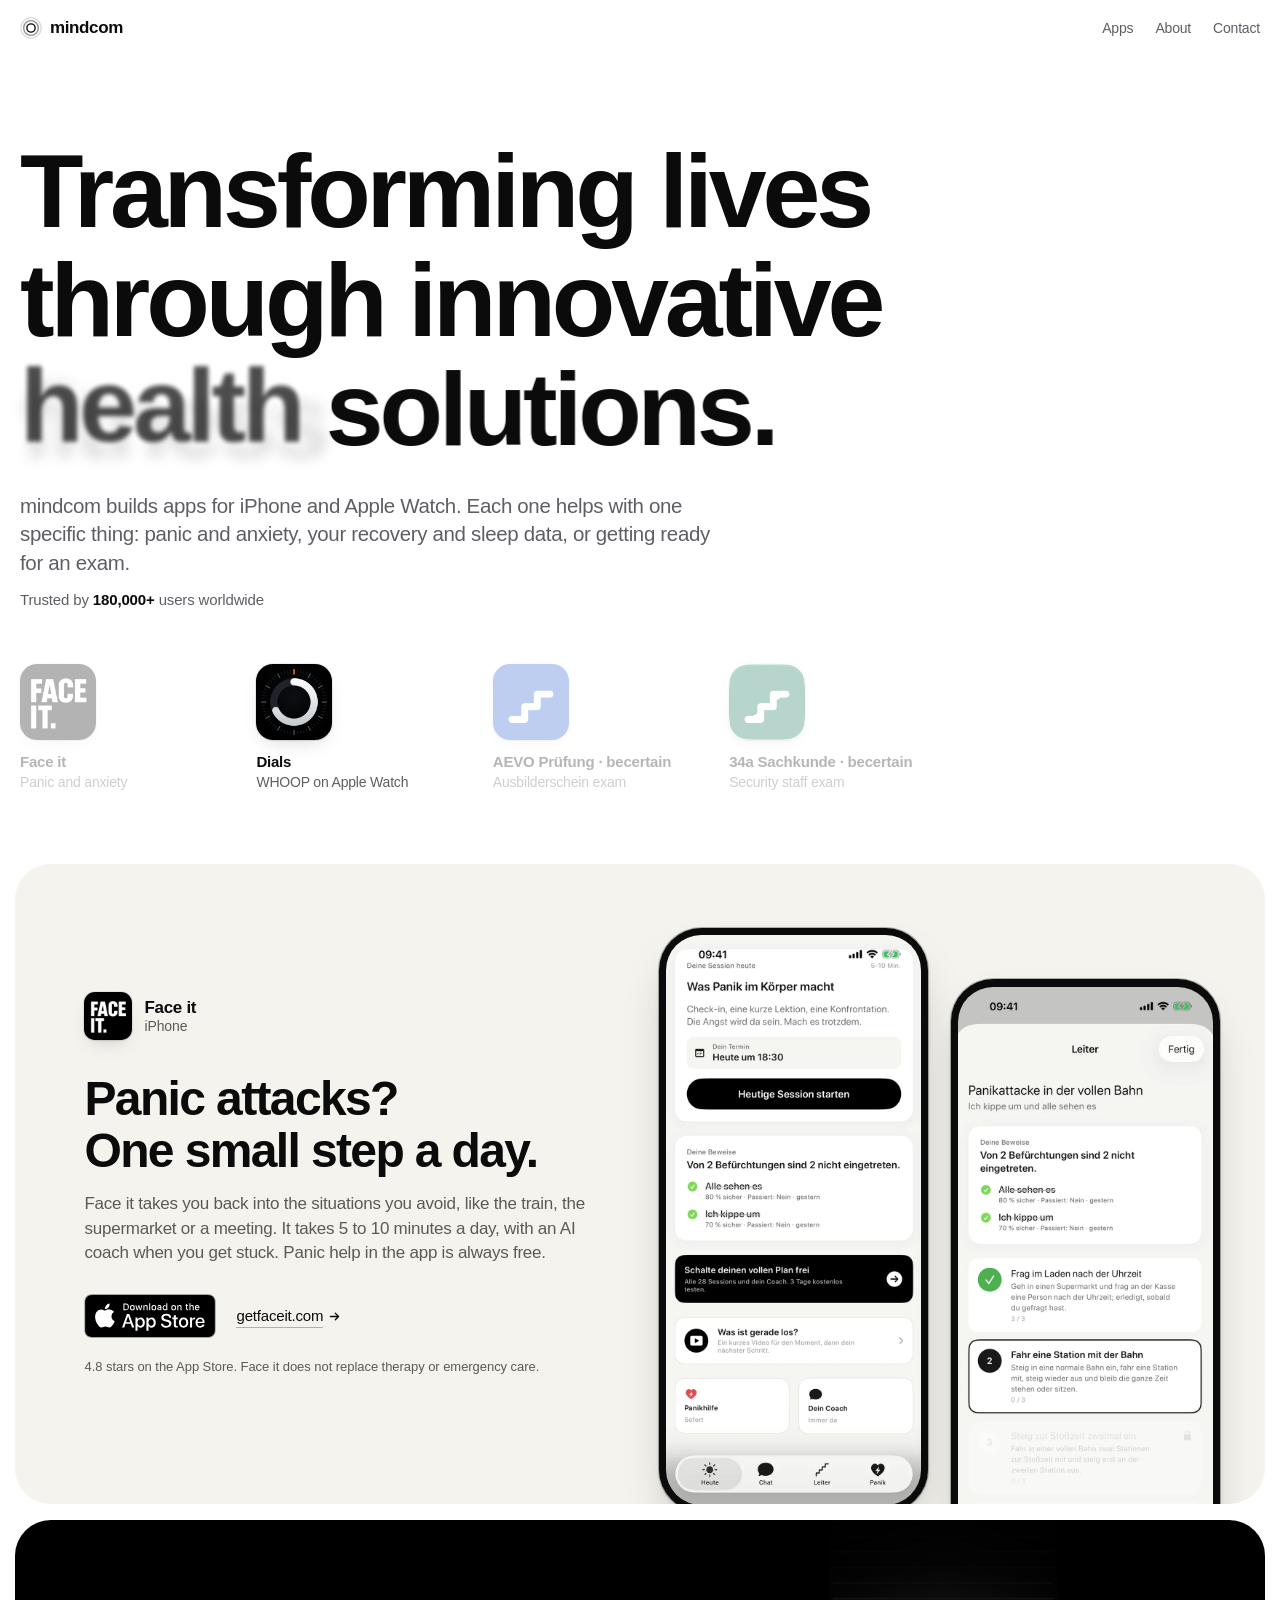
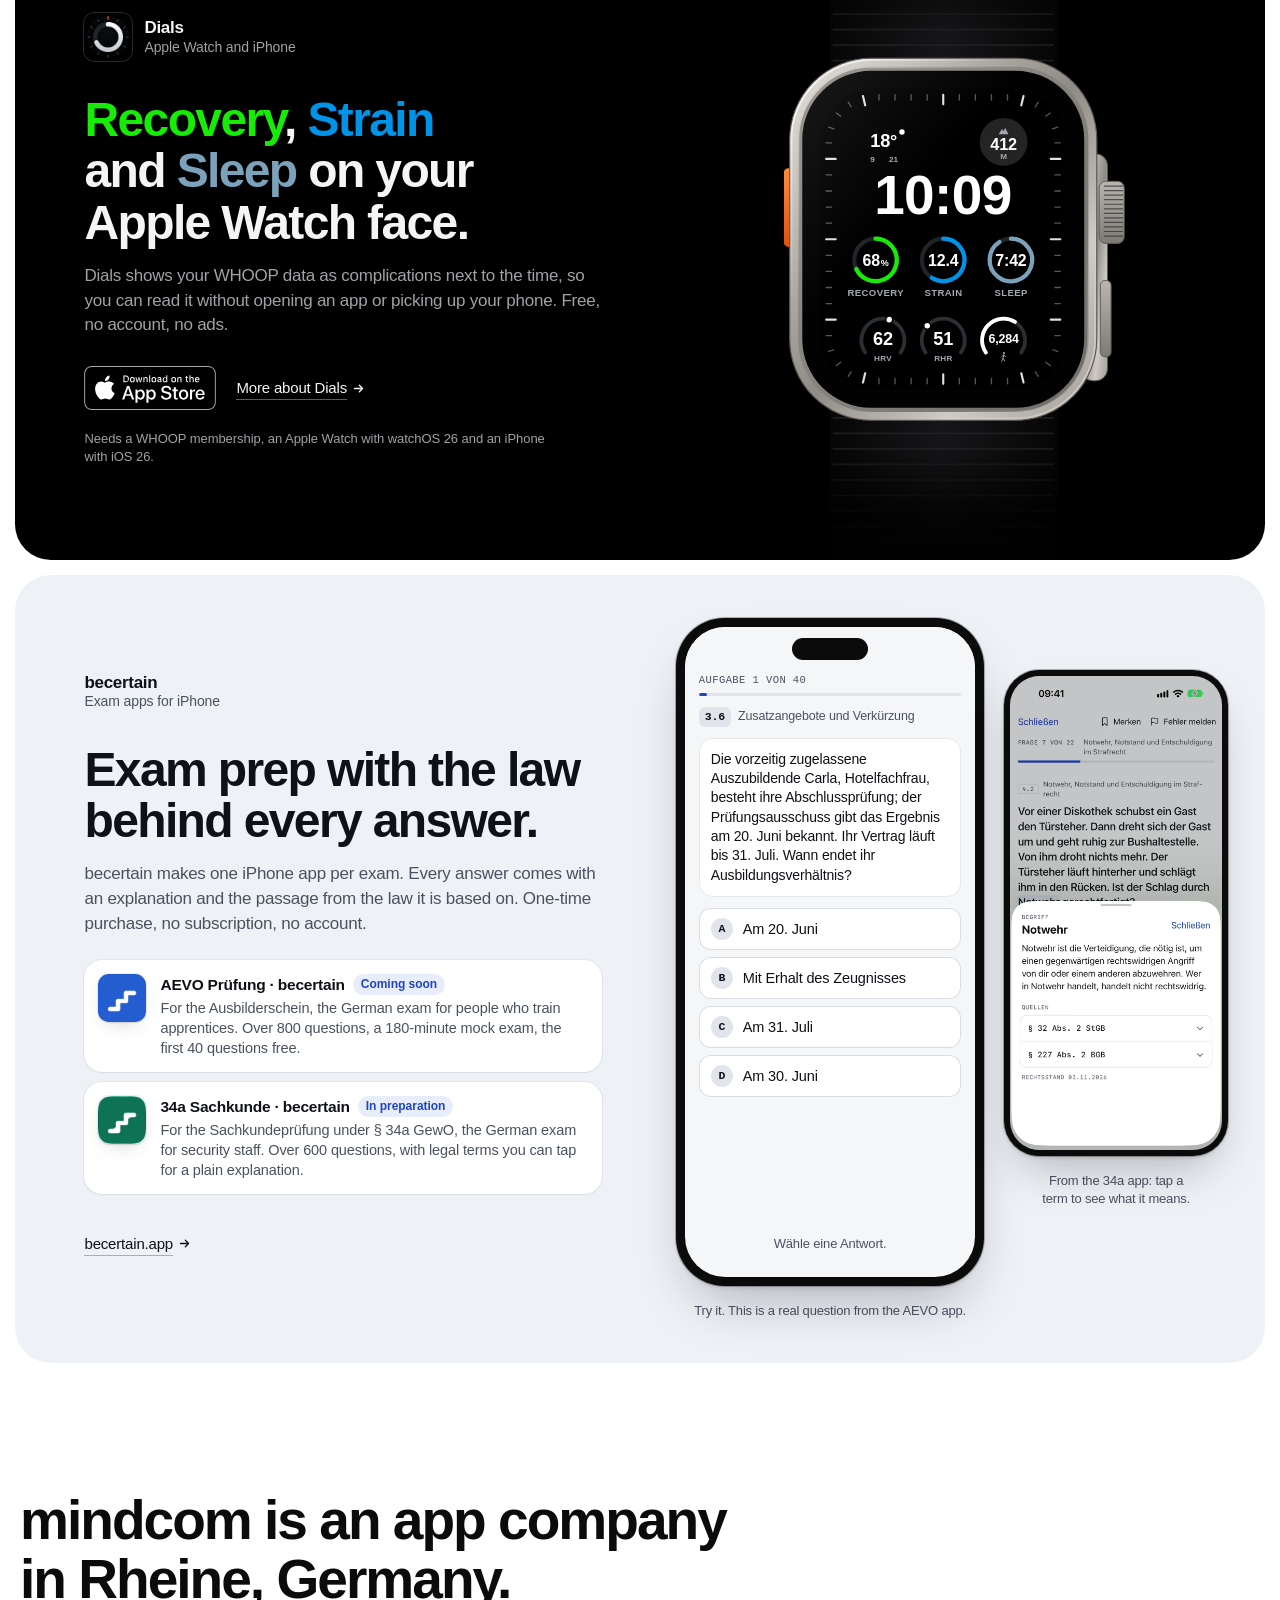
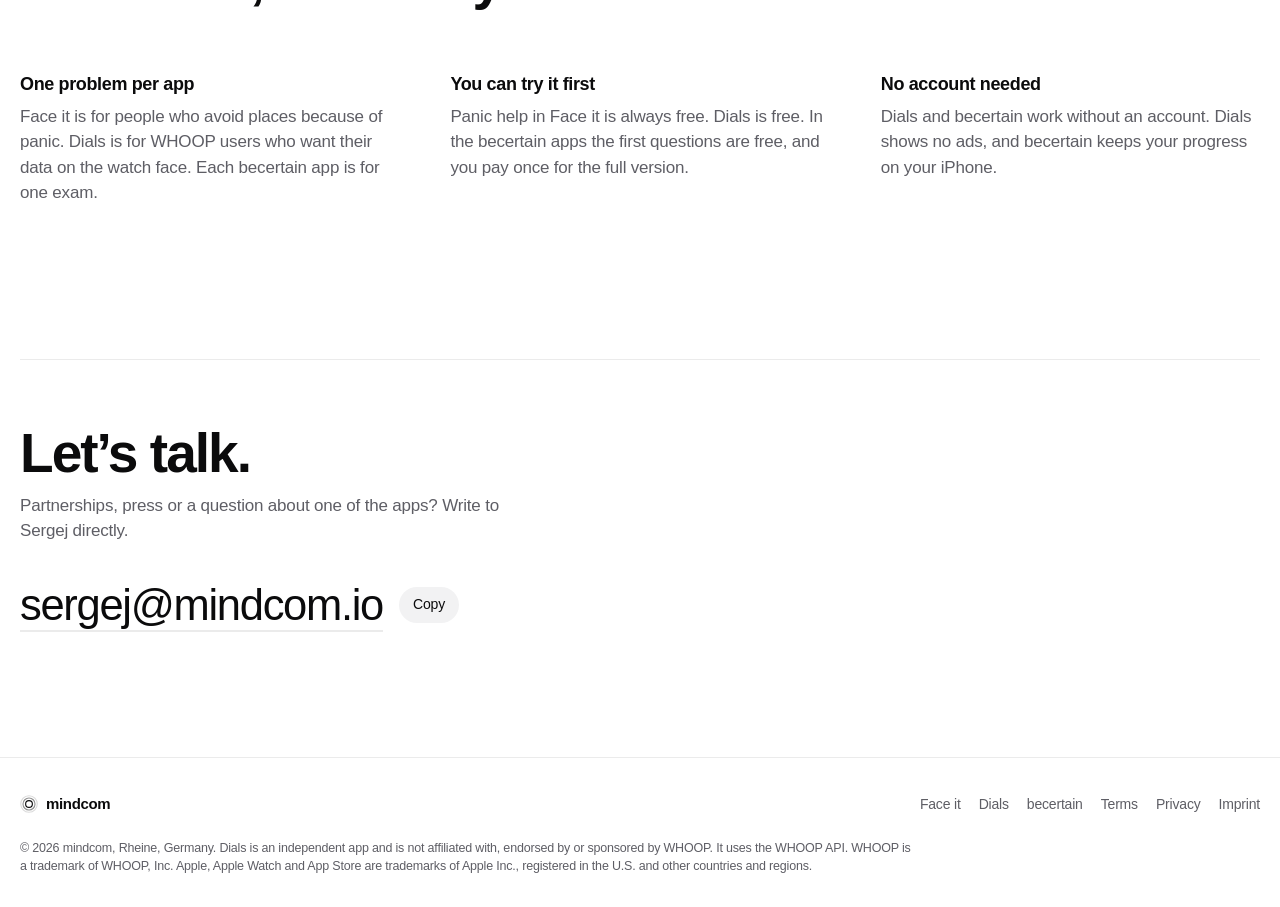
<file: index.html>
<!doctype html>
<html lang="en">
<head>
<title>mindcom · Apps for health, fitness and learning</title>
<meta name="description" content="mindcom builds apps for iPhone and Apple Watch: Face it for panic and anxiety, Dials for WHOOP data on the watch face, becertain for exam preparation.">
<meta charset="utf-8">
<meta name="viewport" content="width=device-width, initial-scale=1, viewport-fit=cover">
<meta name="theme-color" content="#ffffff">
<link rel="icon" href="data:image/svg+xml,%3Csvg xmlns='http://www.w3.org/2000/svg' viewBox='0 0 32 32'%3E%3Crect width='32' height='32' rx='8' fill='%2308080a'/%3E%3Ccircle cx='16' cy='16' r='6' fill='none' stroke='%23f5f5f7' stroke-width='1.5'/%3E%3Ccircle cx='16' cy='16' r='10' fill='none' stroke='%23f5f5f7' stroke-width='1' opacity='.4'/%3E%3C/svg%3E">
<link rel="stylesheet" href="/assets/css/style.css?v=20261105a">
<script>document.documentElement.classList.add('js')</script>
<link rel="canonical" href="https://mindcom.io/">
<meta property="og:type" content="website">
<meta property="og:url" content="https://mindcom.io/">
<meta property="og:title" content="mindcom · Apps for health, fitness and learning">
<meta property="og:description" content="mindcom builds apps for iPhone and Apple Watch: Face it for panic and anxiety, Dials for WHOOP data on the watch face, becertain for exam preparation.">
<meta property="og:image" content="https://mindcom.io/assets/og.png">
<meta name="twitter:card" content="summary_large_image">
<script type="application/ld+json">{"@context":"https://schema.org","@type":"Organization","name":"mindcom","url":"https://mindcom.io/","email":"sergej@mindcom.io","logo":"https://mindcom.io/assets/logo/mark-dark.png","address":{"@type":"PostalAddress","streetAddress":"Litestr. 4","postalCode":"48431","addressLocality":"Rheine","addressCountry":"DE"}}</script>
</head>
<body>
<a class="skip" href="#main">Skip to content</a>
<svg class="sprite" width="0" height="0" aria-hidden="true" focusable="false"><defs><linearGradient id="tiN" x1="0" y1="0" x2="1" y2="1"><stop offset="0" stop-color="#E6E3DE"/><stop offset="0.25" stop-color="#BDB9B2"/><stop offset="0.5" stop-color="#8E8A84"/><stop offset="0.75" stop-color="#CFCBC4"/><stop offset="1" stop-color="#A29E97"/></linearGradient><linearGradient id="lipN" x1="0" y1="0" x2="1" y2="1"><stop offset="0" stop-color="#9C9891"/><stop offset="1" stop-color="#6F6C67"/></linearGradient><linearGradient id="crownN" x1="0" y1="0" x2="0" y2="1"><stop offset="0" stop-color="#B9B5AE"/><stop offset="1" stop-color="#7D7A74"/></linearGradient><linearGradient id="actN" x1="0" y1="0" x2="0" y2="1"><stop offset="0" stop-color="#FF8A3D"/><stop offset="1" stop-color="#E0500F"/></linearGradient><linearGradient id="bandGN" x1="0" y1="0" x2="1" y2="0"><stop offset="0" stop-color="#060607"/><stop offset=".3" stop-color="#121214"/><stop offset=".5" stop-color="#18181B"/><stop offset=".7" stop-color="#121214"/><stop offset="1" stop-color="#060607"/></linearGradient><linearGradient id="edgeN" x1="0" y1="0" x2="1" y2="1"><stop offset="0" stop-color="#fff" stop-opacity=".85"/><stop offset=".35" stop-color="#fff" stop-opacity="0"/><stop offset=".7" stop-color="#fff" stop-opacity="0"/><stop offset="1" stop-color="#fff" stop-opacity=".45"/></linearGradient>
<g id="bandN">
  <g mask="url(#bandMask)">
    <rect x="33" y="-135" width="191" height="170" fill="url(#bandGN)"/>
    <rect x="33" y="268" width="191" height="170" fill="url(#bandGN)"/>
    <path d="M36 -128H221M36 -115H221M36 -102H221M36 -89H221M36 -76H221M36 -63H221M36 -50H221M36 -37H221M36 -24H221M36 -11H221M36 2H221M36 15H221M36 288H221M36 301H221M36 314H221M36 327H221M36 340H221M36 353H221M36 366H221M36 379H221M36 392H221M36 405H221M36 418H221M36 431H221" stroke="#2A2A2D" stroke-width="1.4" opacity=".7"/>
  </g>
</g>
<g id="caseN">
  <rect x="-5" y="92" width="10" height="66" rx="4" fill="url(#actN)"/>
  <rect x="244" y="80" width="22" height="190" rx="10" fill="url(#tiN)" stroke="#5E5B56" stroke-width=".8"/>
  <rect x="259" y="103" width="21" height="52" rx="5.5" fill="url(#crownN)" stroke="#5E5B56" stroke-width=".8"/>
  <path d="M263 107H279M263 110.8H279M263 114.6H279M263 118.4H279M263 122.2H279M263 126H279M263 129.8H279M263 133.6H279M263 137.4H279M263 141.2H279M263 145H279M263 148.8H279" stroke="#2A2A2D" stroke-width="1" opacity=".7"/>
  <rect x="260" y="186" width="9" height="64" rx="4" fill="url(#crownN)" stroke="#5E5B56" stroke-width=".8"/>
  <rect width="257" height="303" rx="68" fill="url(#tiN)" stroke="#5E5B56" stroke-width="1"/>
  <rect x="1.4" y="1.4" width="254.2" height="300.2" rx="66.6" fill="none" stroke="url(#edgeN)" stroke-width="1.6"/>
  <rect x="7" y="7" width="243" height="289" rx="61" fill="url(#lipN)"/>
  <rect x="7.5" y="7.5" width="242" height="288" rx="60.5" fill="none" stroke="url(#edgeN)" stroke-width=".9" opacity=".8"/>
  <rect x="10.5" y="10.5" width="236" height="282" rx="57.5" fill="#020203"/>
</g><linearGradient id="bandFade" x1="0" y1="-135" x2="0" y2="438" gradientUnits="userSpaceOnUse"><stop offset="0" stop-color="#fff" stop-opacity="0"/><stop offset=".1" stop-color="#fff" stop-opacity=".18"/><stop offset=".2" stop-color="#fff" stop-opacity=".9"/><stop offset=".8" stop-color="#fff" stop-opacity=".9"/><stop offset=".9" stop-color="#fff" stop-opacity=".18"/><stop offset="1" stop-color="#fff" stop-opacity="0"/></linearGradient><linearGradient id="wgrad" x1="0" y1="1" x2="1" y2="0"><stop offset="0" stop-color="#5AC8FA"/><stop offset=".55" stop-color="#A8E06A"/><stop offset="1" stop-color="#FFD60A"/></linearGradient><mask id="bandMask" maskUnits="userSpaceOnUse" x="0" y="-135" width="257" height="573"><rect x="0" y="-135" width="257" height="573" fill="url(#bandFade)"/></mask><linearGradient id="glareG" x1="0" y1="0" x2="1" y2="1"><stop offset="0" stop-color="#fff" stop-opacity=".09"/><stop offset=".38" stop-color="#fff" stop-opacity="0"/></linearGradient><g id="glare"><rect x="10.5" y="10.5" width="236" height="282" rx="57.5" fill="url(#glareG)" pointer-events="none"/></g></defs></svg>

<header class="nav" data-nav>
  <div class="wrap nav__in">
    <a class="logo" href="/" aria-label="mindcom home"><svg viewBox="0 0 24 24" fill="none" stroke="currentColor" stroke-width="1.5" aria-hidden="true"><circle cx="12" cy="12" r="4.5"/><circle cx="12" cy="12" r="8" opacity=".45"/><circle cx="12" cy="12" r="11" opacity=".15"/></svg><span>mindcom</span></a>
    <nav class="nav__links" aria-label="Primary">
      <a href="#apps">Apps</a>
      <a href="#about">About</a>
      <a href="#contact">Contact</a>
    </nav>
  </div>
</header>

<main id="main">

  <section class="hero">
    <div class="wrap">
      <h1 class="hero__title">
        <span class="ln enter" style="--i:0">Transforming lives </span>
        <span class="ln enter" style="--i:1">through innovative </span>
        <span class="ln enter" style="--i:2"><span class="morph" data-morph aria-hidden="true"></span><span class="tail" data-tail>solutions.</span></span>
      </h1>
      <p class="hero__sub enter" style="--i:3">mindcom builds apps for iPhone and Apple Watch. Each one helps with one specific thing: panic and anxiety, your recovery and sleep data, or getting ready for an exam.</p>
      <p class="hero__proof enter" style="--i:3">Trusted by <strong>180,000+</strong> users worldwide</p>
      <ul class="shelf" data-shelf>
        <li class="shelf__item" data-word="health"><a class="shelf__link enter" style="--i:4" href="#face-it"><img class="icon" src="/assets/apps/face-it-icon.png" width="76" height="76" alt=""><span class="shelf__name">Face it</span><span class="shelf__note">Panic and anxiety</span></a></li>
        <li class="shelf__item" data-word="fitness"><a class="shelf__link enter" style="--i:5" href="#dials"><img class="icon" src="/dials/assets/app-icon-256.png" width="76" height="76" alt=""><span class="shelf__name">Dials</span><span class="shelf__note">WHOOP on Apple Watch</span></a></li>
        <li class="shelf__item" data-word="learning"><a class="shelf__link enter" style="--i:6" href="#becertain"><img class="icon" src="/assets/apps/aevo-icon.png" width="76" height="76" alt=""><span class="shelf__name">AEVO Prüfung · becertain</span><span class="shelf__note">Ausbilderschein exam</span></a></li>
        <li class="shelf__item" data-word="learning"><a class="shelf__link enter" style="--i:7" href="#becertain"><img class="icon" src="/assets/apps/sachkunde-icon.png" width="76" height="76" alt=""><span class="shelf__name">34a Sachkunde · becertain</span><span class="shelf__note">Security staff exam</span></a></li>
      </ul>
      <script>(function(d){var m=d.querySelector('[data-morph]'),s=d.querySelector('[data-shelf]');if(d.hidden||matchMedia('(prefers-reduced-motion: reduce)').matches)return;var w=d.createElement('span');w.className='word';w.textContent='health';m.appendChild(w);s.classList.add('is-focusing');s.querySelector('[data-word="health"]').classList.add('is-on')})(document)</script>
    </div>
  </section>

  <div class="apps" id="apps">

    <article class="panel panel--faceit" id="face-it">
      <div class="panel__copy">
        <div class="lockup"><img class="icon" src="/assets/apps/face-it-icon.png" width="48" height="48" alt="" loading="lazy" decoding="async"><span>Face it<small>iPhone</small></span></div>
        <h2 class="panel__title">Panic attacks?<br>One small step a day.</h2>
        <p class="panel__body">Face it takes you back into the situations you avoid, like the train, the supermarket or a meeting. It takes 5 to 10 minutes a day, with an AI coach when you get stuck. Panic help in the app is always free.</p>
        <div class="panel__actions">
          <a class="badge" href="https://apps.apple.com/app/id6748347064" rel="noopener"><img src="/dials/assets/app-store-en.svg" width="132" height="44" alt="Download Face it on the App Store" loading="lazy"></a>
          <a class="more" href="https://getfaceit.com" rel="noopener"><span>getfaceit.com</span><svg viewBox="0 0 16 16" aria-hidden="true"><path d="M3 8h10M9 4l4 4-4 4" fill="none" stroke="currentColor" stroke-width="1.6" stroke-linecap="round" stroke-linejoin="round"/></svg></a>
        </div>
        <p class="panel__fine">4.8 stars on the App Store. Face it does not replace therapy or emergency care.</p>
      </div>
      <div class="panel__visual">
        <div class="stage stage--faceit" data-rise>
          <figure class="phone"><img src="/assets/apps/face-it-today.webp" width="720" height="1564" alt="Face it on iPhone: today's session and a list of fears that did not come true" loading="lazy" decoding="async"></figure>
          <figure class="phone"><img src="/assets/apps/face-it-ladder.webp" width="720" height="1564" alt="Face it on iPhone: a ladder of small steps for a panic attack on a full train" loading="lazy" decoding="async"></figure>
        </div>
      </div>
    </article>

    <article class="panel panel--dials" id="dials">
      <div class="panel__copy">
        <div class="lockup"><img class="icon" src="/dials/assets/app-icon-256.png" width="48" height="48" alt="" loading="lazy" decoding="async"><span>Dials<small>Apple Watch and iPhone</small></span></div>
        <h2 class="panel__title"><span class="c-rec">Recovery</span>, <span class="c-str">Strain</span> and <span class="c-slp">Sleep</span> on your Apple Watch face.</h2>
        <p class="panel__body">Dials shows your WHOOP data as complications next to the time, so you can read it without opening an app or picking up your phone. Free, no account, no ads.</p>
        <div class="panel__actions">
          <a class="badge" href="https://apps.apple.com/app/id6829277392" rel="noopener"><img src="/dials/assets/app-store-en.svg" width="132" height="44" alt="Download Dials on the App Store" loading="lazy"></a>
          <a class="more" href="/dials/"><span>More about Dials</span><svg viewBox="0 0 16 16" aria-hidden="true"><path d="M3 8h10M9 4l4 4-4 4" fill="none" stroke="currentColor" stroke-width="1.6" stroke-linecap="round" stroke-linejoin="round"/></svg></a>
        </div>
        <p class="panel__fine">Needs a WHOOP membership, an Apple Watch with watchOS 26 and an iPhone with iOS 26.</p>
      </div>
      <div class="panel__visual">
        <div class="stage stage--dials" data-rise>
          <div class="watchbox"><svg class="watch ws m-full " viewBox="-14 -135 300 573" role="img" aria-label="Apple Watch Ultra with the Modular Ultra face. In the middle Dials shows Recovery 68 percent, Strain 12.4 and Sleep 7 hours 42 minutes. Below: HRV 62, resting heart rate 51 and 6,284 steps." ><defs><clipPath id="sc1"><rect x="26" y="26" width="205" height="251" rx="44"/></clipPath></defs><use href="#bandN"/><use href="#caseN"/><g clip-path="url(#sc1)"><g transform="translate(26 26)"><rect width="205" height="251" fill="#000"/><path class="tick" d="M115.96 4.5L115.96 9M129.41 4.5L129.41 9M142.87 4.5L142.87 9M156.32 4.5L156.32 9M182.03 10.79L179.61 14.58M191.95 19.78L188.41 22.56M198.35 31.55L194.09 33.01M200.5 44.77L196 44.77M200.5 71.68L196 71.68M200.5 85.13L196 85.13M200.5 98.59L196 98.59M200.5 112.04L196 112.04M200.5 138.96L196 138.96M200.5 152.41L196 152.41M200.5 165.87L196 165.87M200.5 179.32L196 179.32M200.5 206.23L196 206.23M198.35 219.45L194.09 217.99M191.95 231.22L188.41 228.44M182.03 240.21L179.61 236.42M156.32 246.5L156.32 242M142.87 246.5L142.87 242M129.41 246.5L129.41 242M115.96 246.5L115.96 242M89.04 246.5L89.04 242M75.59 246.5L75.59 242M62.13 246.5L62.13 242M48.68 246.5L48.68 242M22.97 240.21L25.39 236.42M13.05 231.22L16.59 228.44M6.65 219.45L10.91 217.99M4.5 206.23L9 206.23M4.5 179.32L9 179.32M4.5 165.87L9 165.87M4.5 152.41L9 152.41M4.5 138.96L9 138.96M4.5 112.04L9 112.04M4.5 98.59L9 98.59M4.5 85.13L9 85.13M4.5 71.68L9 71.68M4.5 44.77L9 44.77M6.65 31.55L10.91 33.01M13.05 19.78L16.59 22.56M22.97 10.79L25.39 14.58M48.68 4.5L48.68 9M62.13 4.5L62.13 9M75.59 4.5L75.59 9M89.04 4.5L89.04 9" stroke-width="1.1" stroke-linecap="round"/><path class="tick maj" d="M102.5 4.5L102.5 12.5M169.69 5.57L167.86 13.36M200.5 58.22L192.5 58.22M200.5 125.5L192.5 125.5M200.5 192.78L192.5 192.78M169.69 245.43L167.86 237.64M102.5 246.5L102.5 238.5M35.31 245.43L37.14 237.64M4.5 192.78L12.5 192.78M4.5 125.5L12.5 125.5M4.5 58.22L12.5 58.22M35.31 5.57L37.14 13.36" stroke-width="1.8" stroke-linecap="round"/><g transform="translate(32 24) scale(0.8)"><path class="wg" d="M6.57 37.91A22.5 22.5 0 1 1 43.43 37.91" fill="none" stroke-width="4" stroke-linecap="round"/><circle class="mk" cx="44.96" cy="14.61" r="3.6" stroke-width="1.6"/><text class="num cn tab" x="25.8" y="30.19" font-size="19" font-weight="600" text-anchor="middle">18°</text><text class="lab tab" x="14" y="46.5" font-size="8.5" font-weight="700" text-anchor="middle">9</text><text class="lab tab" x="36" y="46.5" font-size="8.5" font-weight="700" text-anchor="middle">21</text></g><g transform="translate(133 24) scale(0.8)"><circle class="wbg" cx="25" cy="25" r="25"/><path class="labf" transform="translate(25 13.5) scale(0.85)" d="M-6 4L-2 -2.4L0 0.4L2 -3.8L6 4Z"/><text class="num cn tab" x="25" y="32.98" font-size="17" font-weight="600" text-anchor="middle">412</text><text class="lab tab" x="25" y="42.5" font-size="8.5" font-weight="700" text-anchor="middle">M</text></g><text class="face tab" x="102.25" y="104" font-size="46" font-weight="600" text-anchor="middle" letter-spacing="-0.5">10:09</text><g transform="translate(17.5 112) scale(0.89)"><circle class="trk" cx="31.83" cy="34.6" r="20" fill="none" stroke-width="4"/><path class="arc" data-arc pathLength="1" style="--c:#16EC06" d="M31.83 14.6A20 20 0 1 1 13.74 43.12" fill="none" stroke-width="4" stroke-linecap="round"/><text class="num cn tab" x="31.83" y="39.88" font-size="15" font-weight="600" text-anchor="middle"><tspan data-v="68" data-f="int">68</tspan><tspan font-size="8.5" dx="0.8" class="">%</tspan></text><text class="lab" x="32.03" y="68.9" font-size="9" font-weight="700" text-anchor="middle" letter-spacing="0.4">RECOVERY</text><circle class="trk" cx="95.5" cy="34.6" r="20" fill="none" stroke-width="4"/><path class="arc" data-arc pathLength="1" style="--c:#0093E7" d="M95.5 14.6A20 20 0 1 1 84.73 51.45" fill="none" stroke-width="4" stroke-linecap="round"/><text class="num cn tab" x="95.5" y="39.88" font-size="15" font-weight="600" text-anchor="middle"><tspan data-v="12.4" data-f="d1">12.4</tspan></text><text class="lab" x="95.7" y="68.9" font-size="9" font-weight="700" text-anchor="middle" letter-spacing="0.4">STRAIN</text><circle class="trk" cx="159.17" cy="34.6" r="20" fill="none" stroke-width="4"/><path class="arc" data-arc pathLength="1" style="--c:#7BA1BB" d="M159.17 14.6A20 20 0 1 1 148.45 17.71" fill="none" stroke-width="4" stroke-linecap="round"/><text class="num cn tab" x="159.17" y="39.88" font-size="15" font-weight="600" text-anchor="middle"><tspan data-v="462" data-f="hm">7:42</tspan></text><text class="lab" x="159.37" y="68.9" font-size="9" font-weight="700" text-anchor="middle" letter-spacing="0.4">SLEEP</text></g><g transform="translate(32 190) scale(0.8)"><path class="trko" d="M6.57 37.91A22.5 22.5 0 1 1 43.43 37.91" fill="none" stroke-width="4" stroke-linecap="round"/><g data-rot="141.89" data-cx="25" data-cy="25"><circle class="mk" cx="31.54" cy="3.47" r="3.68" stroke-width="1.6"/></g><text class="num cn tab" x="25" y="29.89" font-size="19" font-weight="600" text-anchor="middle"><tspan data-v="62" data-f="int">62</tspan></text><text class="lab tab" x="25.15" y="46.4" font-size="8.5" font-weight="700" text-anchor="middle" letter-spacing="0.3">HRV</text></g><g transform="translate(82.5 190) scale(0.8)"><path class="trko" d="M6.57 37.91A22.5 22.5 0 1 1 43.43 37.91" fill="none" stroke-width="4" stroke-linecap="round"/><g data-rot="76.92" data-cx="25" data-cy="25"><circle class="mk" cx="8.26" cy="9.97" r="3.68" stroke-width="1.6"/></g><text class="num cn tab" x="25" y="29.89" font-size="19" font-weight="600" text-anchor="middle"><tspan data-v="51" data-f="int">51</tspan></text><text class="lab tab" x="25.15" y="46.4" font-size="8.5" font-weight="700" text-anchor="middle" letter-spacing="0.3">RHR</text></g><g transform="translate(133 190) scale(0.8)"><path class="trko" d="M6.57 37.91A22.5 22.5 0 1 1 43.43 37.91" fill="none" stroke-width="4" stroke-linecap="round"/><path class="arc" data-arc pathLength="1" style="--c:#FFFFFF" d="M6.57 37.91A22.5 22.5 0 0 1 36.96 5.94" fill="none" stroke-width="4" stroke-linecap="round"/><text class="num cn tab" x="25" y="27.78" font-size="13" font-weight="600" text-anchor="middle"><tspan data-v="6284" data-f="grp">6,284</tspan></text><g class="labs" fill="none" stroke-width="1.2" stroke-linecap="round" stroke-linejoin="round" transform="translate(25 42.6) scale(0.8)"><circle cx="0.6" cy="-5.2" r="1.35" class="labf" stroke="none"/><path d="M0.2 -2.9 L-0.6 1.4 L1.6 5.6 M-0.6 1.4 L-2.6 5.6 M0.2 -2.4 L2.8 -0.6 M0 -2.6 L-2.6 -0.4"/></g></g></g></g><use href="#glare"/></svg></div>
        </div>
      </div>
    </article>

    <article class="panel panel--becertain" id="becertain">
      <div class="panel__copy">
        <div class="lockup"><span>becertain<small>Exam apps for iPhone</small></span></div>
        <h2 class="panel__title">Exam prep with the law behind every answer.</h2>
        <p class="panel__body">becertain makes one iPhone app per exam. Every answer comes with an explanation and the passage from the law it is based on. One-time purchase, no subscription, no account.</p>
        <ul class="rows">
          <!-- When an app goes live: swap the pill for "On the App Store" and point the row at the store listing. -->
          <li><a class="row" href="https://becertain.app/aevo/" rel="noopener"><img class="icon" src="/assets/apps/aevo-icon.png" width="48" height="48" alt="" loading="lazy" decoding="async"><span><span class="row__top"><span class="row__name">AEVO Prüfung · becertain</span><span class="pill">Coming soon</span></span><span class="row__text">For the Ausbilderschein, the German exam for people who train apprentices. Over 800 questions, a 180-minute mock exam, the first 40 questions free.</span></span></a></li>
          <li><div class="row"><img class="icon" src="/assets/apps/sachkunde-icon.png" width="48" height="48" alt="" loading="lazy" decoding="async"><span><span class="row__top"><span class="row__name">34a Sachkunde · becertain</span><span class="pill">In preparation</span></span><span class="row__text">For the Sachkundeprüfung under §&nbsp;34a&nbsp;GewO, the German exam for security staff. Over 600 questions, with legal terms you can tap for a plain explanation.</span></span></div></li>
        </ul>
        <div class="panel__actions">
          <a class="more" href="https://becertain.app" rel="noopener"><span>becertain.app</span><svg viewBox="0 0 16 16" aria-hidden="true"><path d="M3 8h10M9 4l4 4-4 4" fill="none" stroke="currentColor" stroke-width="1.6" stroke-linecap="round" stroke-linejoin="round"/></svg></a>
        </div>
      </div>
      <div class="panel__visual">
        <div class="duo">
        <div class="duo__item">
        <div class="phone phone--quiz">
          <div class="phone__screen" lang="de">
            <div class="quiz__status" aria-hidden="true"></div>
            <div class="quiz" data-quiz>
              <div class="quiz__bar"><p>AUFGABE 1 VON 40</p><span aria-hidden="true"><i></i></span></div>
              <p class="quiz__meta"><span class="quiz__chip">3.6</span><span>Zusatzangebote und Verkürzung</span></p>
              <p class="quiz__q" id="quiz-q">Die vorzeitig zugelassene Auszubildende Carla, Hotelfachfrau, besteht ihre Abschlussprüfung; der Prüfungsausschuss gibt das Ergebnis am 20. Juni bekannt. Ihr Vertrag läuft bis 31. Juli. Wann endet ihr Ausbildungsverhältnis?</p>
              <div class="quiz__opts" role="group" aria-labelledby="quiz-q">
                <button class="opt" type="button" data-opt data-right><span class="opt__mark" aria-hidden="true">A</span><span>Am 20. Juni</span></button>
                <button class="opt" type="button" data-opt><span class="opt__mark" aria-hidden="true">B</span><span>Mit Erhalt des Zeugnisses</span></button>
                <button class="opt" type="button" data-opt><span class="opt__mark" aria-hidden="true">C</span><span>Am 31. Juli</span></button>
                <button class="opt" type="button" data-opt><span class="opt__mark" aria-hidden="true">D</span><span>Am 30. Juni</span></button>
              </div>
              <p class="quiz__hint">Wähle eine Antwort.</p>
            </div>
            <div class="sheet" aria-live="polite">
              <p class="sheet__title" data-title>Richtig ist: am 20. Juni.</p>
              <p class="sheet__text">Bestehen Auszubildende die Abschlussprüfung vor Ablauf der Ausbildungsdauer, endet das Berufsausbildungsverhältnis mit der Bekanntgabe des Ergebnisses durch den Prüfungsausschuss, hier am 20. Juni.</p>
              <div class="sheet__foot"><span class="sheet__src">§ 21 Abs. 2 BBiG</span><button class="sheet__again" type="button" data-again>Nochmal</button></div>
            </div>
          </div>
        </div>
        <p class="caption">Try it. This is a real question from the AEVO app.</p>
        </div>
        <div class="duo__item duo__item--second">
          <figure class="phone phone--term"><img src="/assets/apps/sachkunde-begriff.webp" width="840" height="1826" alt="34a Sachkunde on iPhone: the term Notwehr explained in plain words, with its sources in the law" loading="lazy" decoding="async"></figure>
          <p class="caption">From the 34a app: tap a term to see what it means.</p>
        </div>
        </div>
      </div>
    </article>

  </div>

  <section class="about" id="about">
    <div class="wrap">
      <h2 class="big">mindcom is an app company in Rheine, Germany.</h2>
      <div class="about__grid">
        <div><h3>One problem per app</h3><p>Face it is for people who avoid places because of panic. Dials is for WHOOP users who want their data on the watch face. Each becertain app is for one exam.</p></div>
        <div><h3>You can try it first</h3><p>Panic help in Face it is always free. Dials is free. In the becertain apps the first questions are free, and you pay once for the full version.</p></div>
        <div><h3>No account needed</h3><p>Dials and becertain work without an account. Dials shows no ads, and becertain keeps your progress on your iPhone.</p></div>
      </div>
    </div>
  </section>

  <section class="contact" id="contact">
    <div class="wrap">
      <div class="contact__inner">
        <h2 class="big">Let’s talk.</h2>
        <p>Partnerships, press or a question about one of the apps? Write to Sergej directly.</p>
        <div class="mail">
          <a class="mail__link" href="mailto:sergej@mindcom.io">sergej@mindcom.io</a>
          <button class="copy" type="button" data-copy="sergej@mindcom.io" aria-label="Copy email address"><span>Copy</span><span aria-live="polite">Copied</span></button>
        </div>
      </div>
    </div>
  </section>

</main>

<footer class="footer">
  <div class="wrap">
    <div class="footer__top">
      <a class="logo" href="/" aria-label="mindcom home"><svg viewBox="0 0 24 24" fill="none" stroke="currentColor" stroke-width="1.5" aria-hidden="true"><circle cx="12" cy="12" r="4.5"/><circle cx="12" cy="12" r="8" opacity=".45"/><circle cx="12" cy="12" r="11" opacity=".15"/></svg><span>mindcom</span></a>
      <nav class="footer__nav" aria-label="Footer">
        <a href="https://getfaceit.com" rel="noopener">Face it</a>
        <a href="/dials/">Dials</a>
        <a href="https://becertain.app" rel="noopener">becertain</a>
        <a href="/terms-of-service">Terms</a>
        <a href="/privacy-policy">Privacy</a>
        <a href="/imprint/">Imprint</a>
      </nav>
    </div>
    <p class="footer__fine">© 2026 mindcom, Rheine, Germany. Dials is an independent app and is not affiliated with, endorsed by or sponsored by WHOOP. It uses the WHOOP API. WHOOP is a trademark of WHOOP, Inc. Apple, Apple Watch and App Store are trademarks of Apple Inc., registered in the U.S. and other countries and regions.</p>
  </div>
</footer>

<script src="/assets/js/app.js?v=20261104a" defer></script>
</body>
</html>
</file>
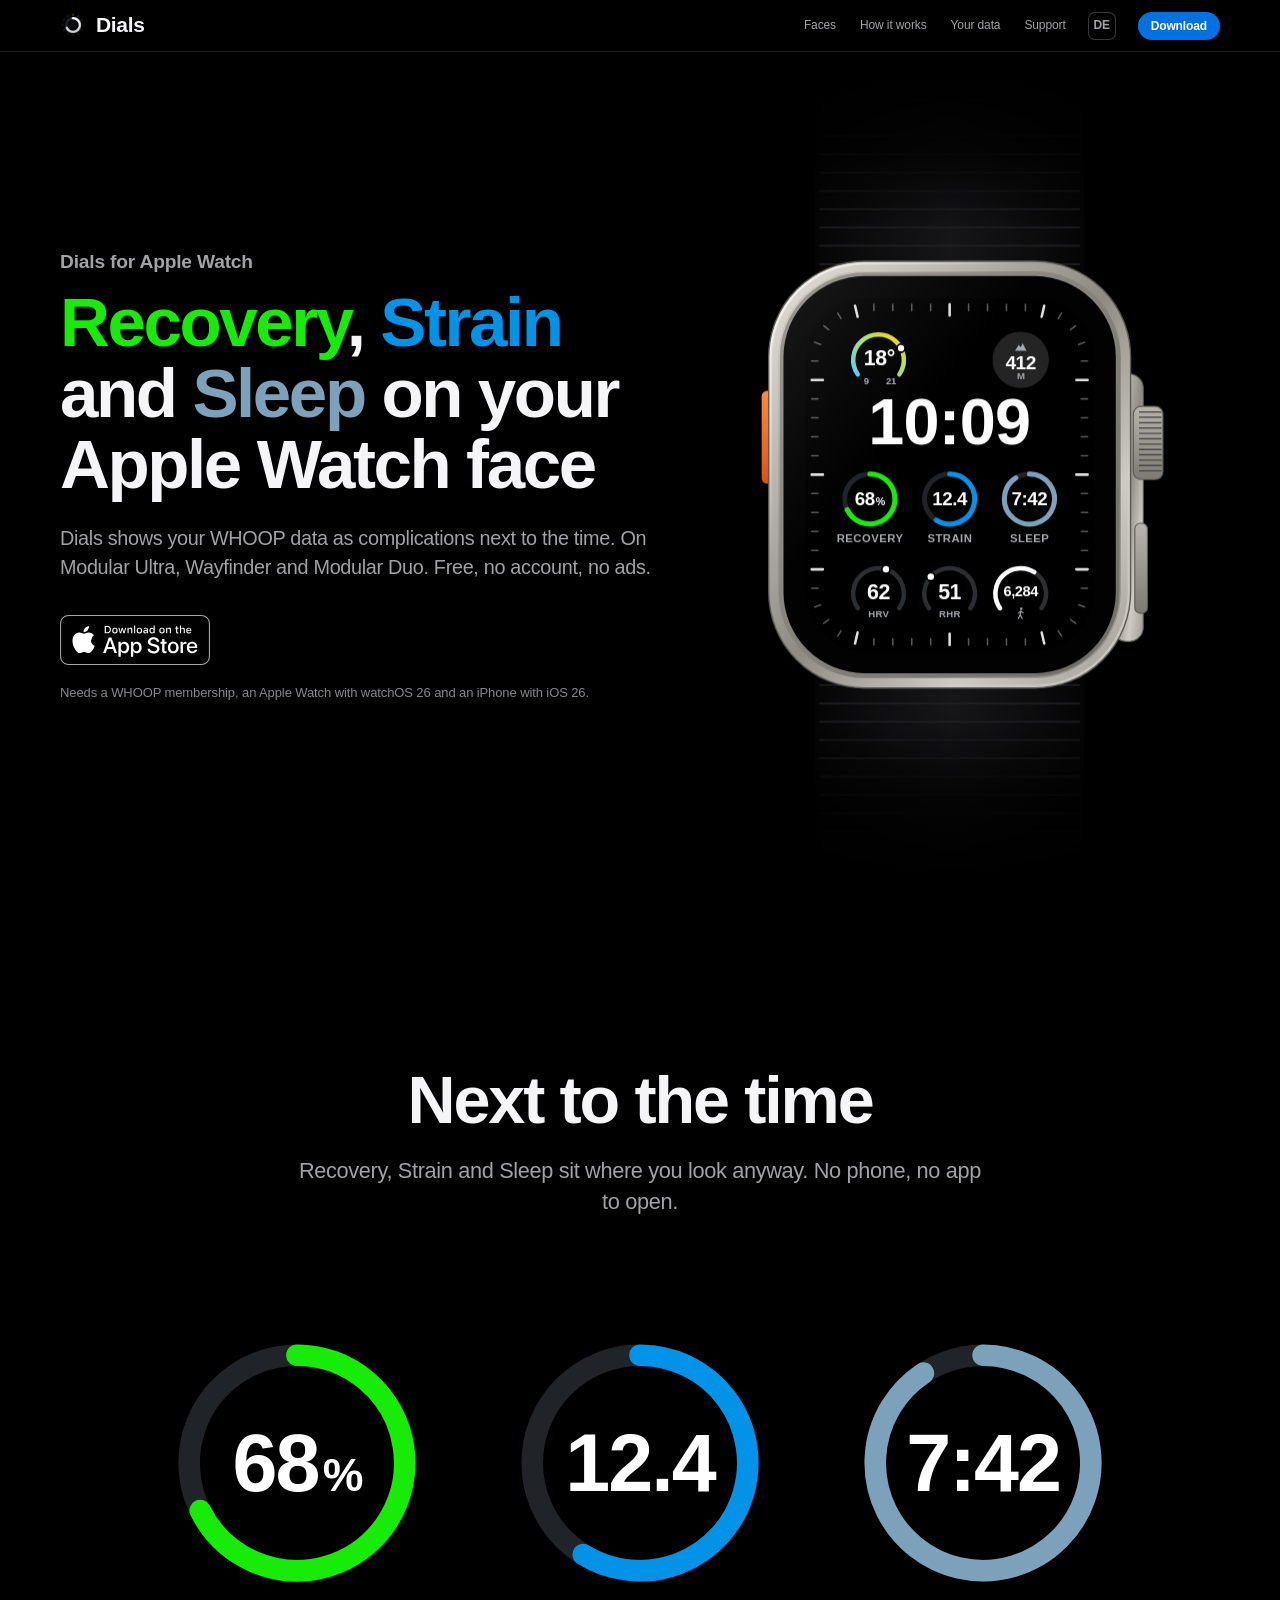
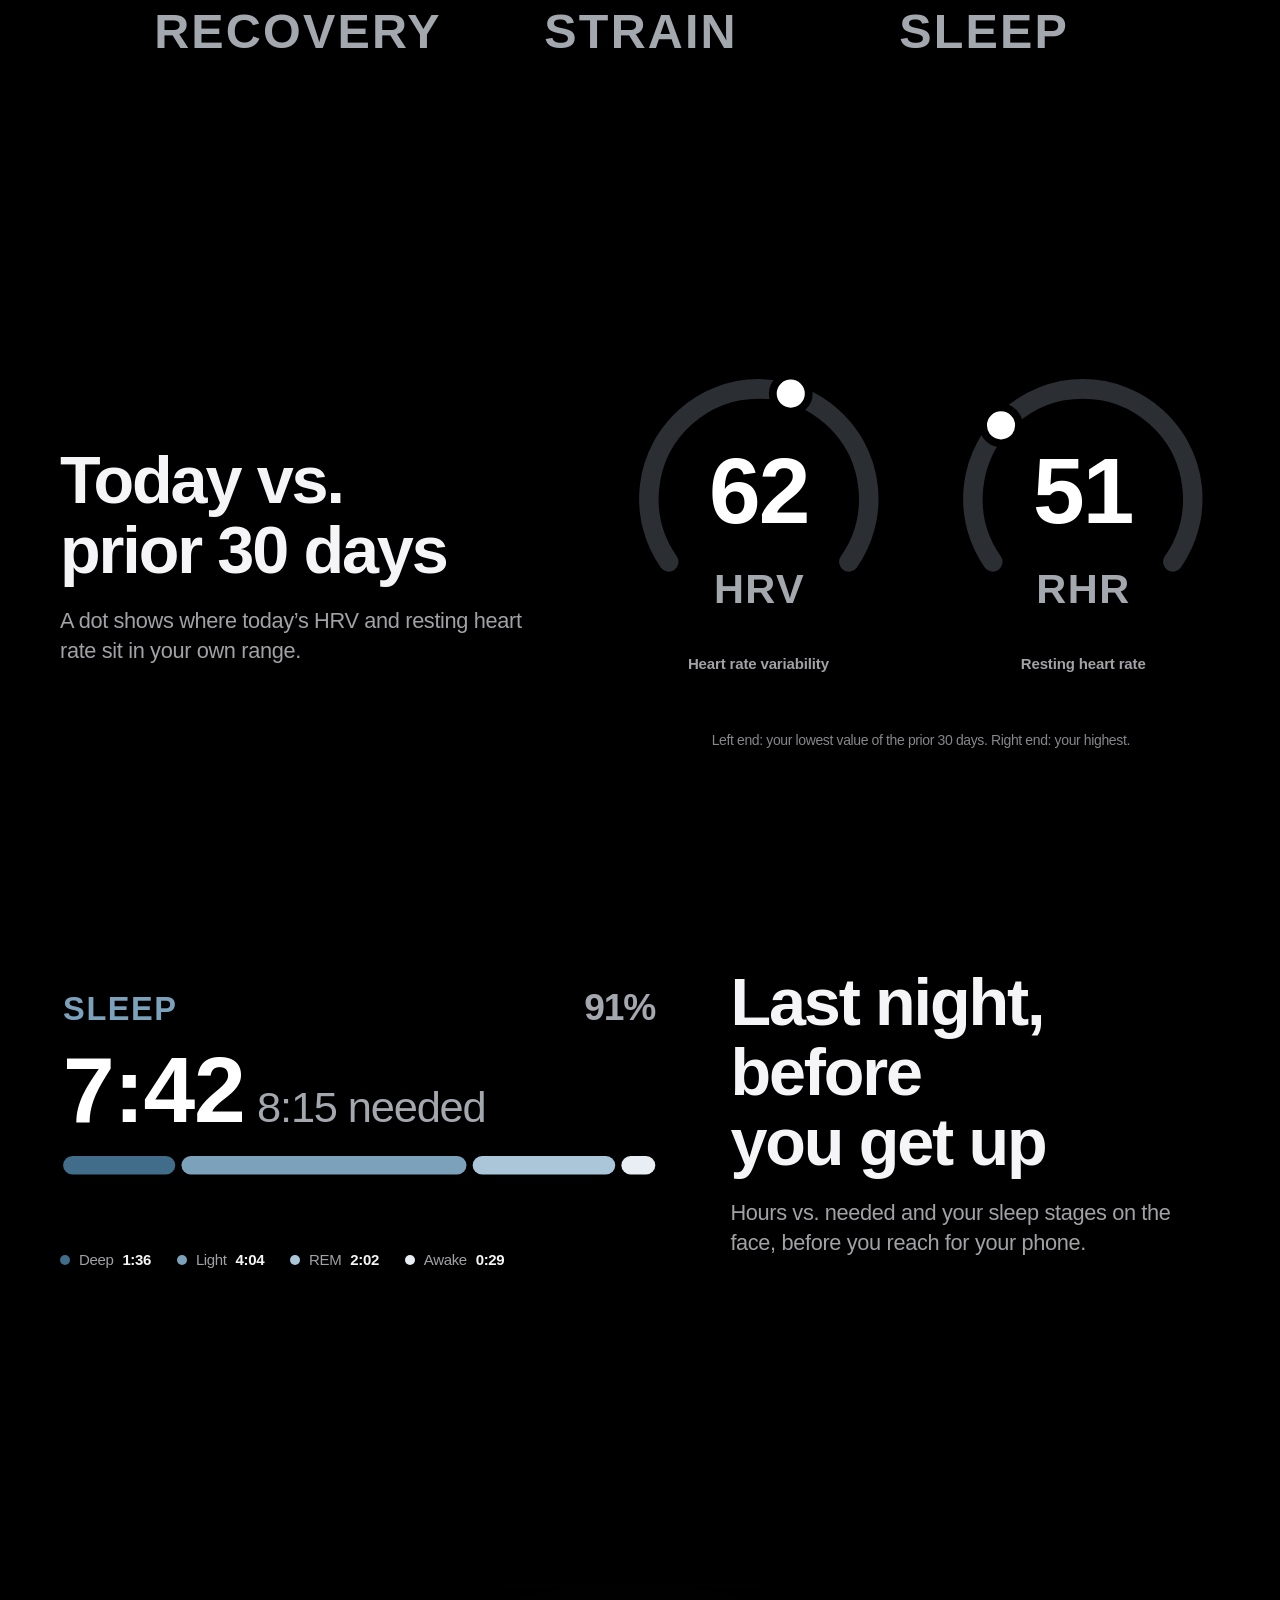
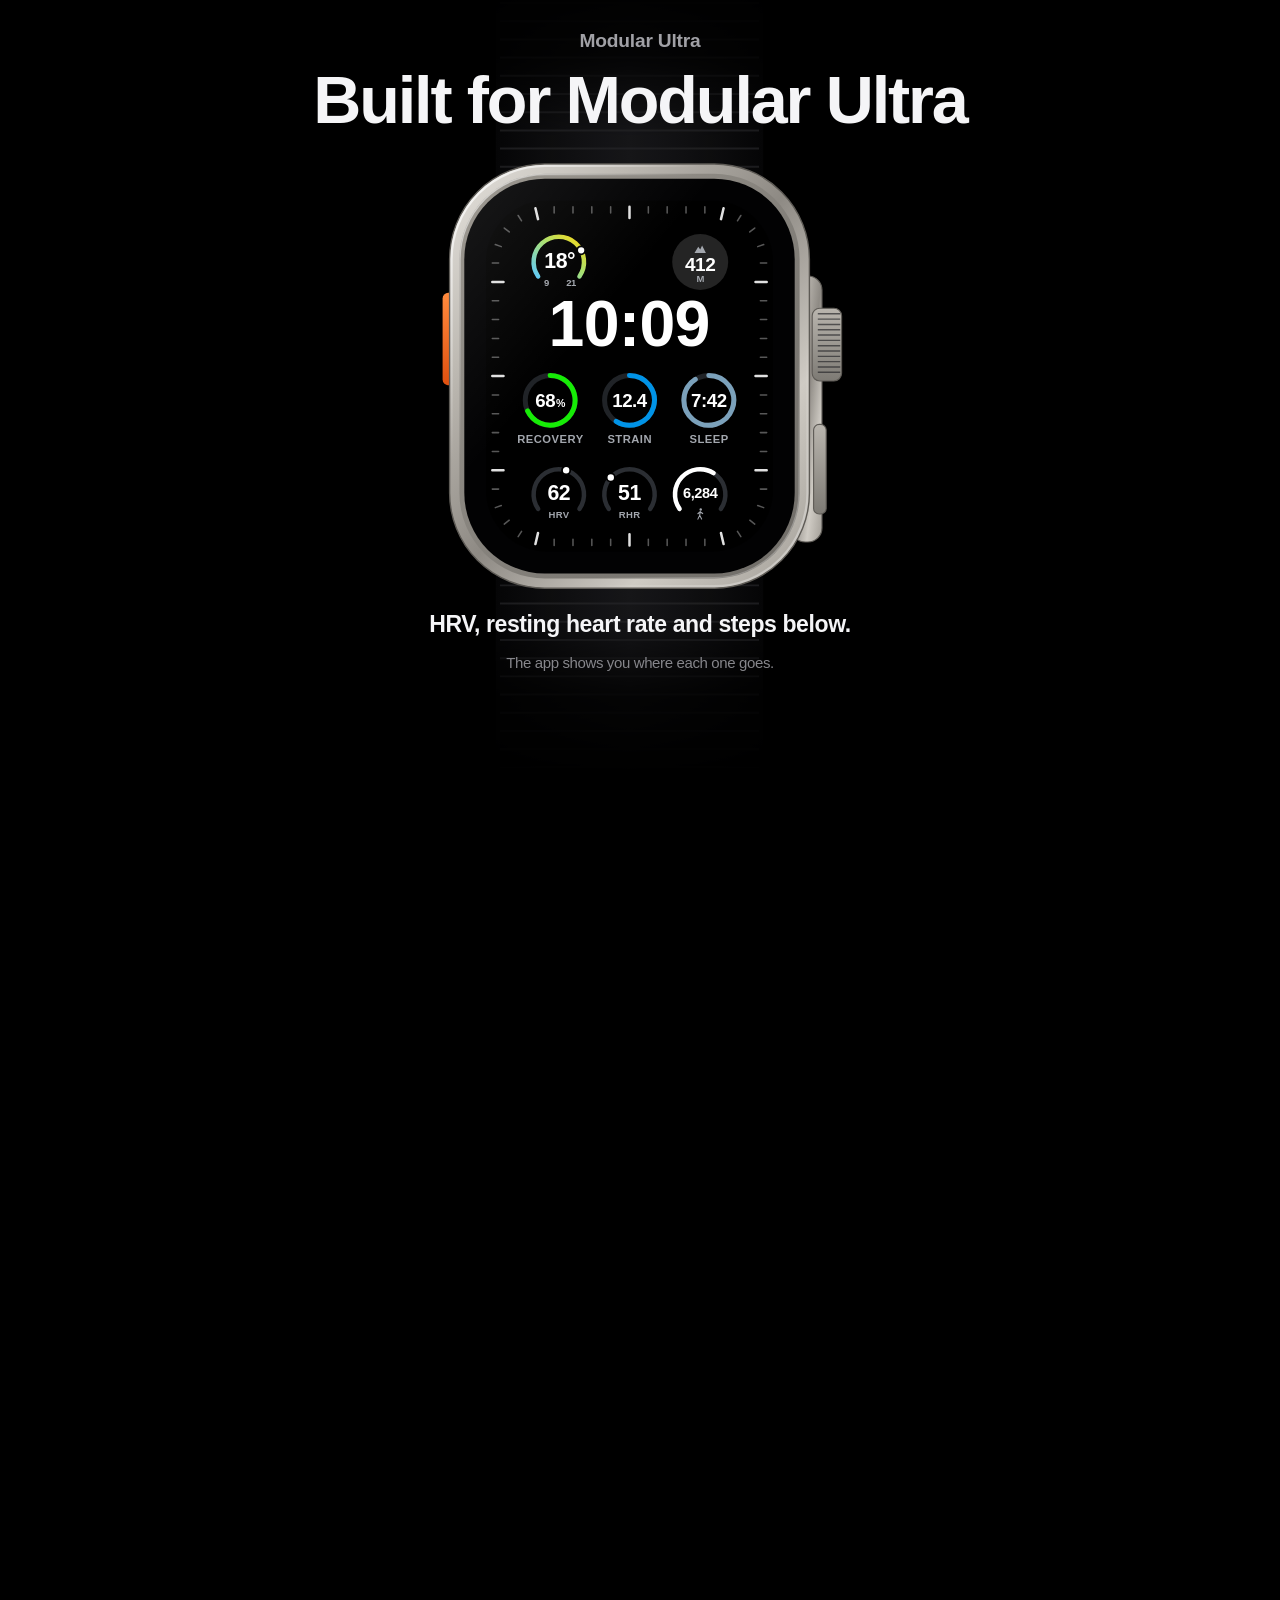
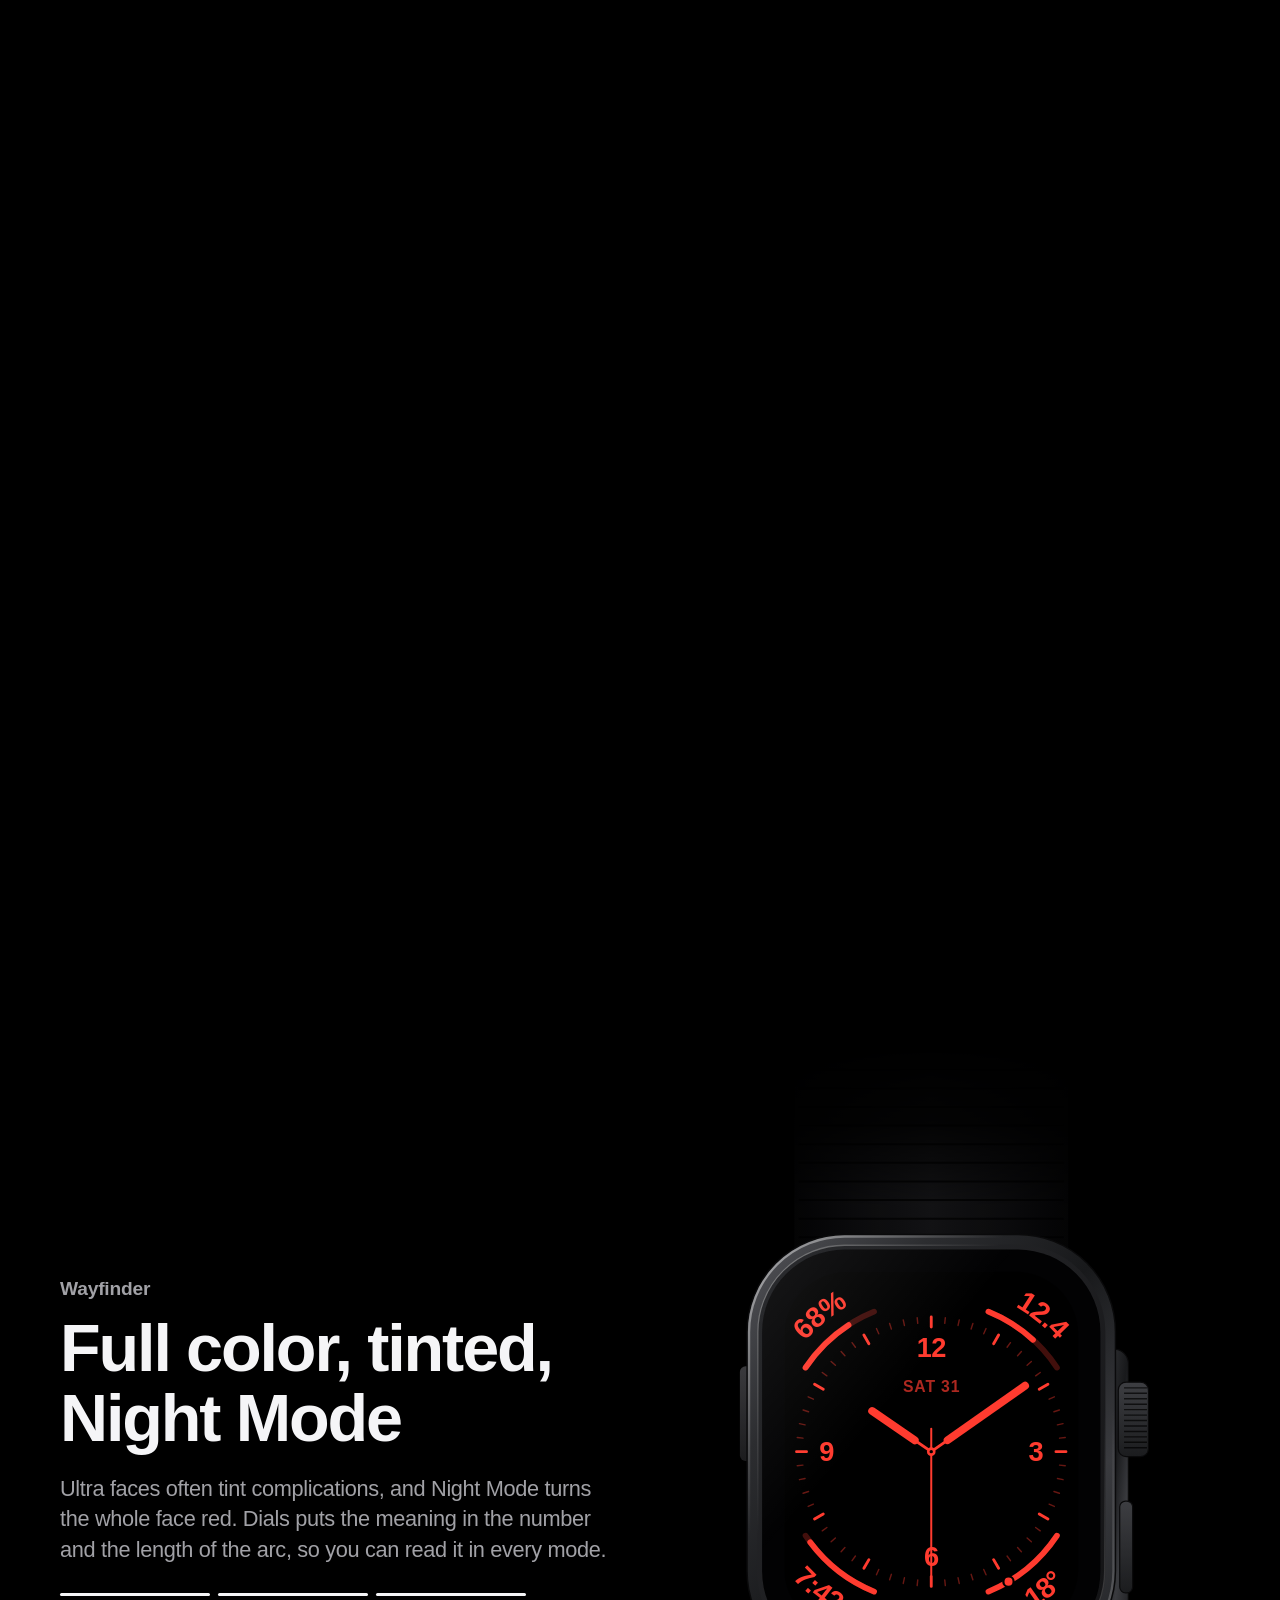
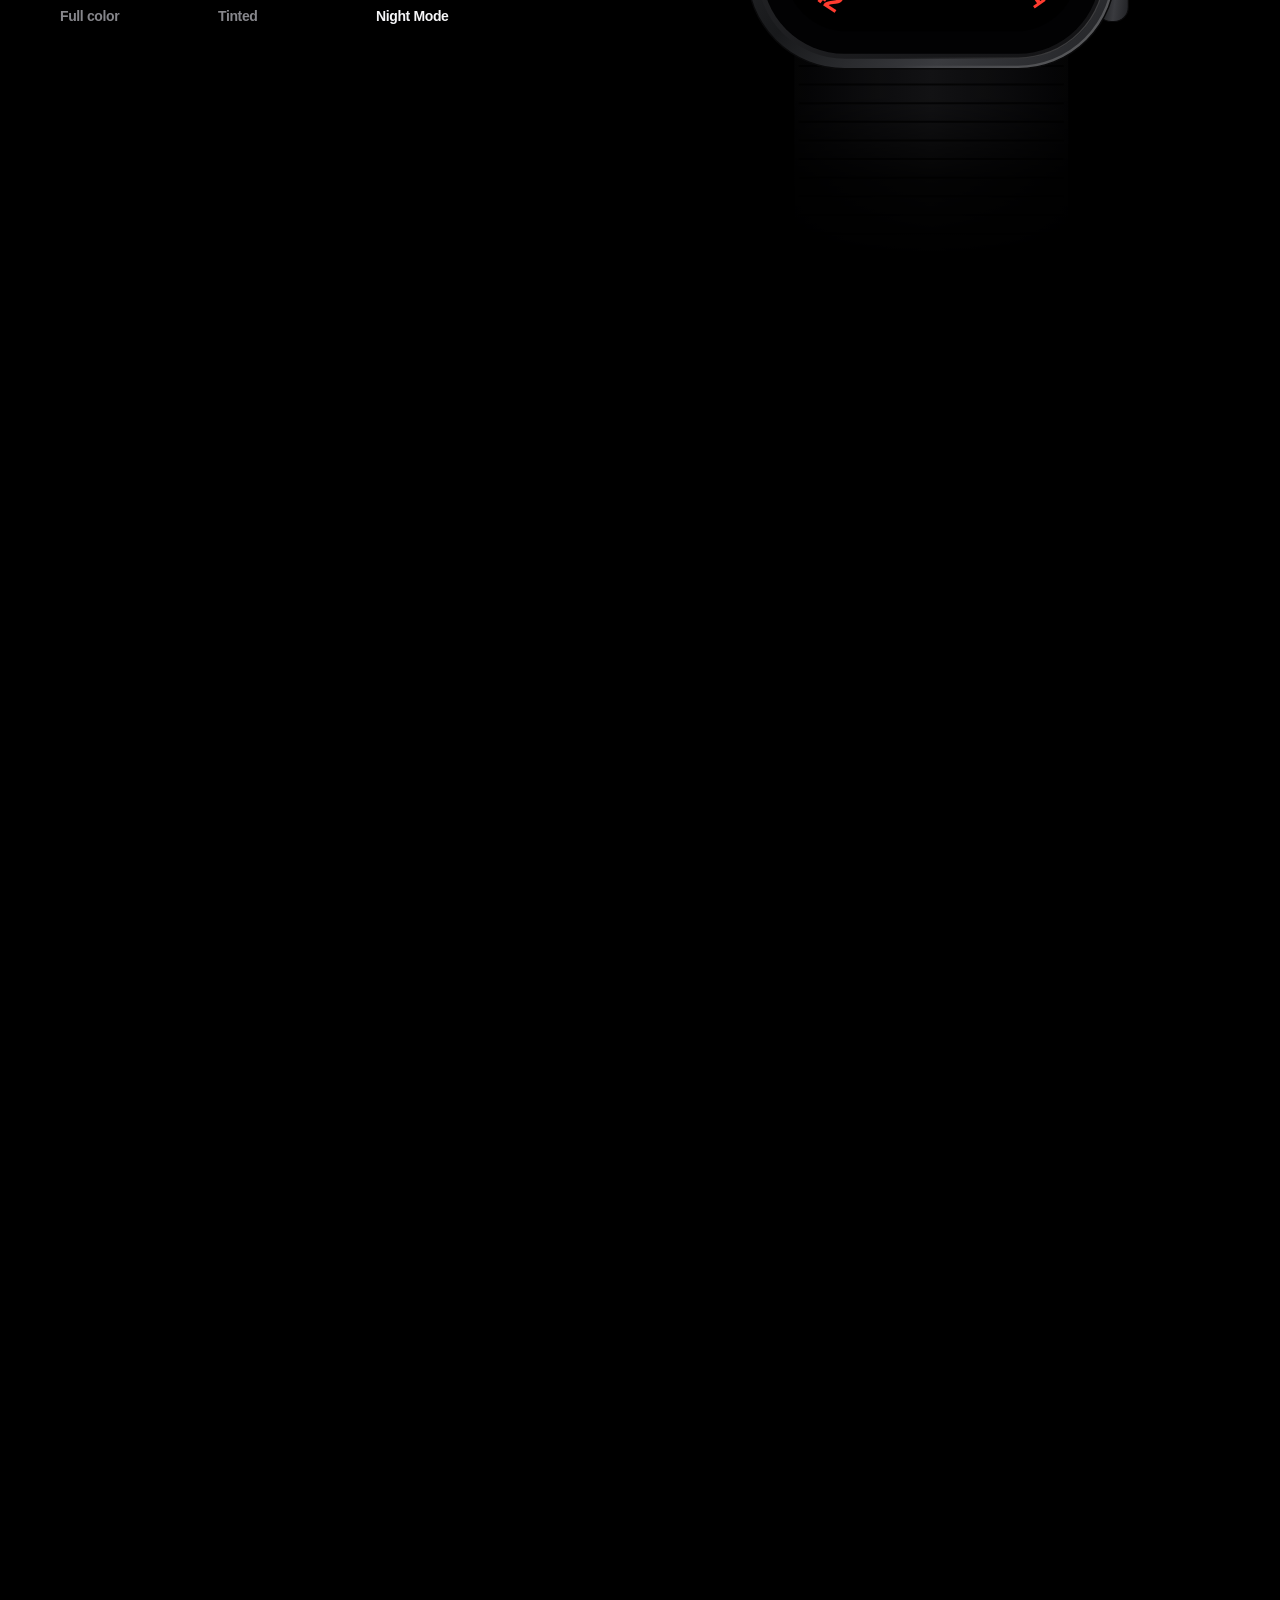
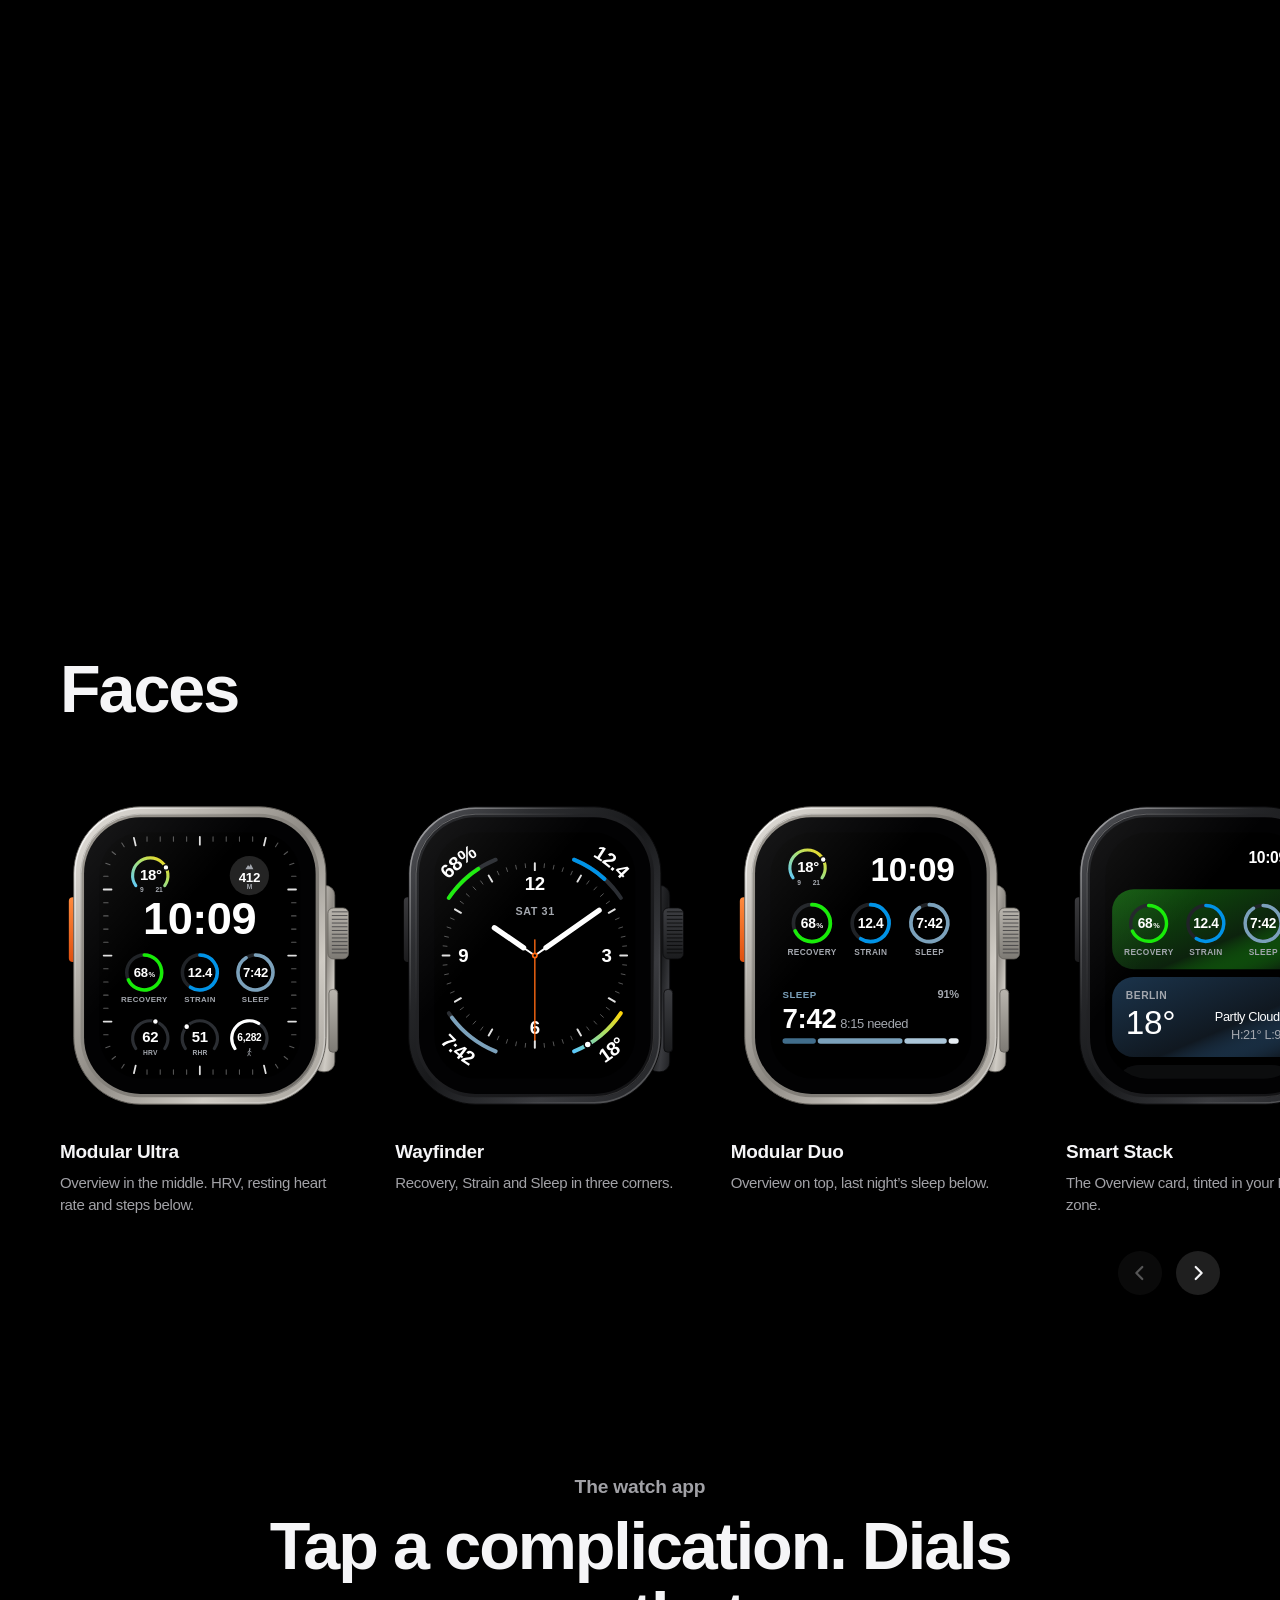
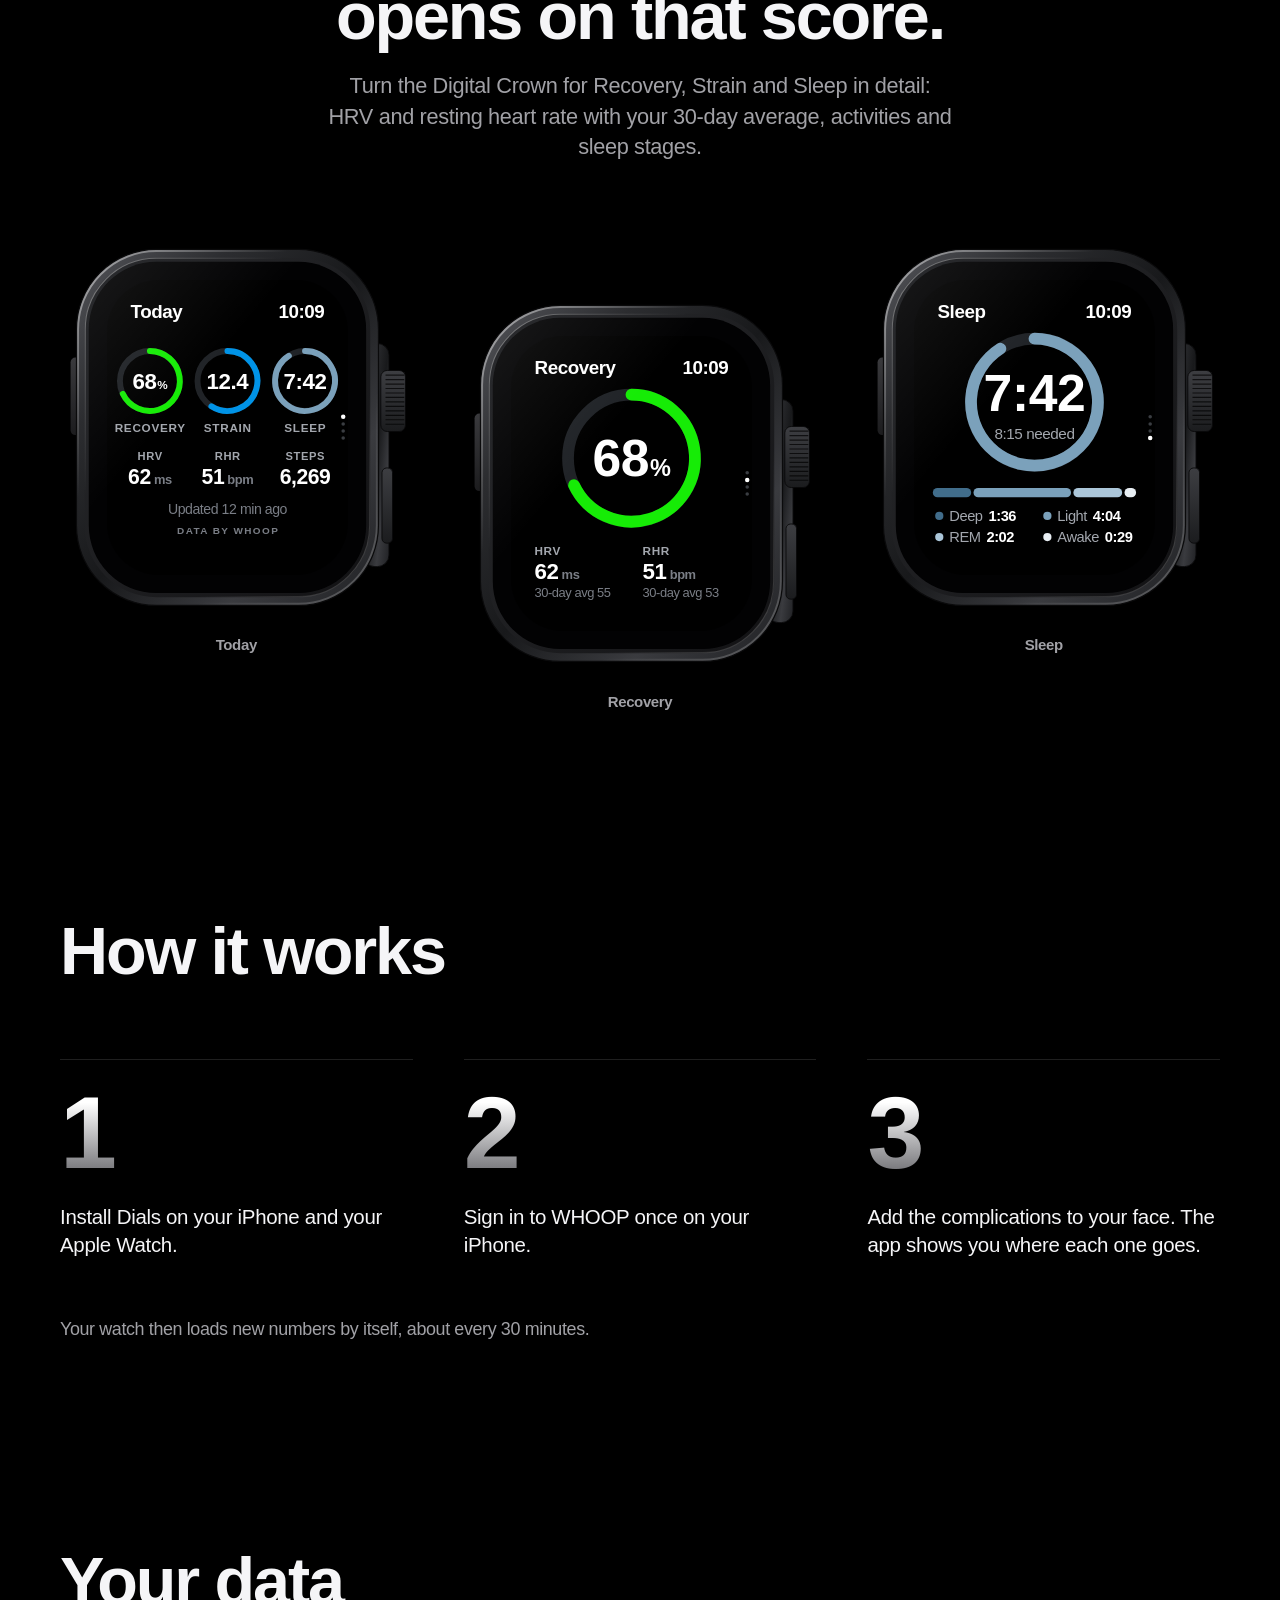
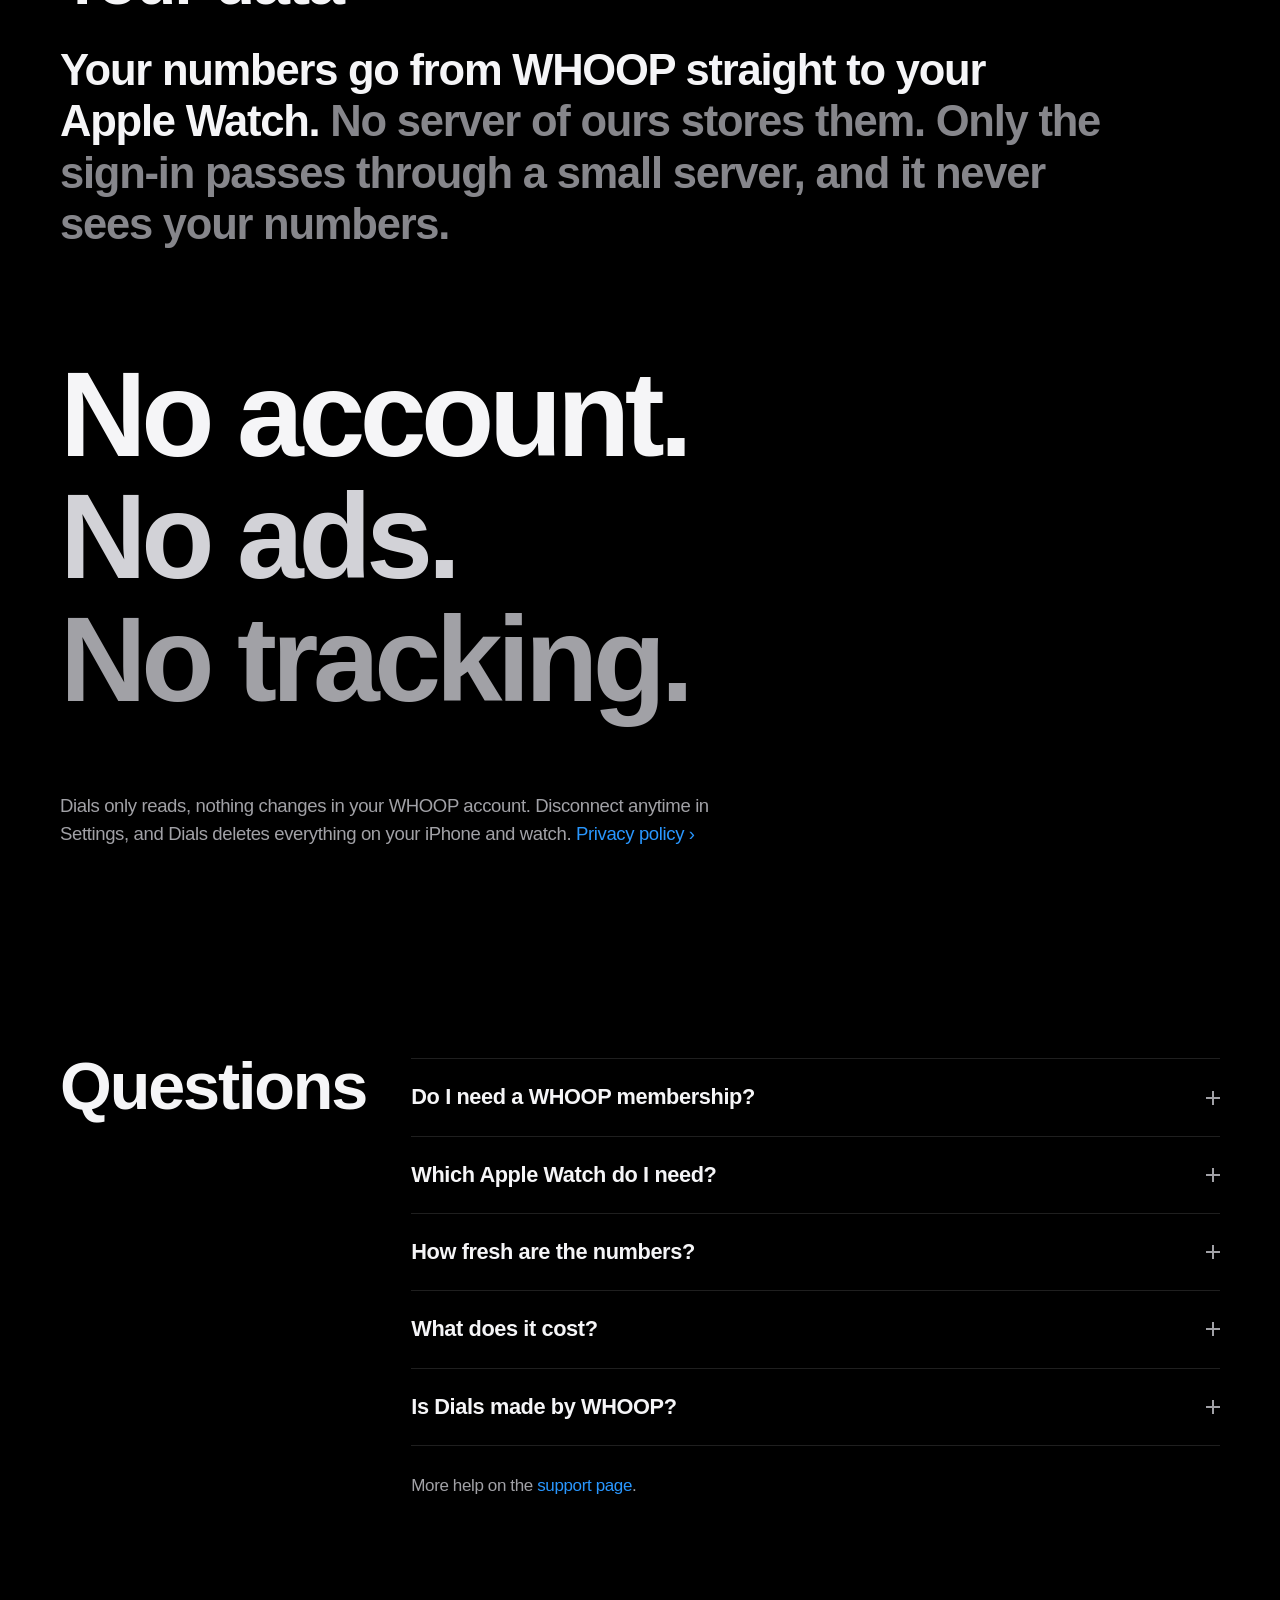
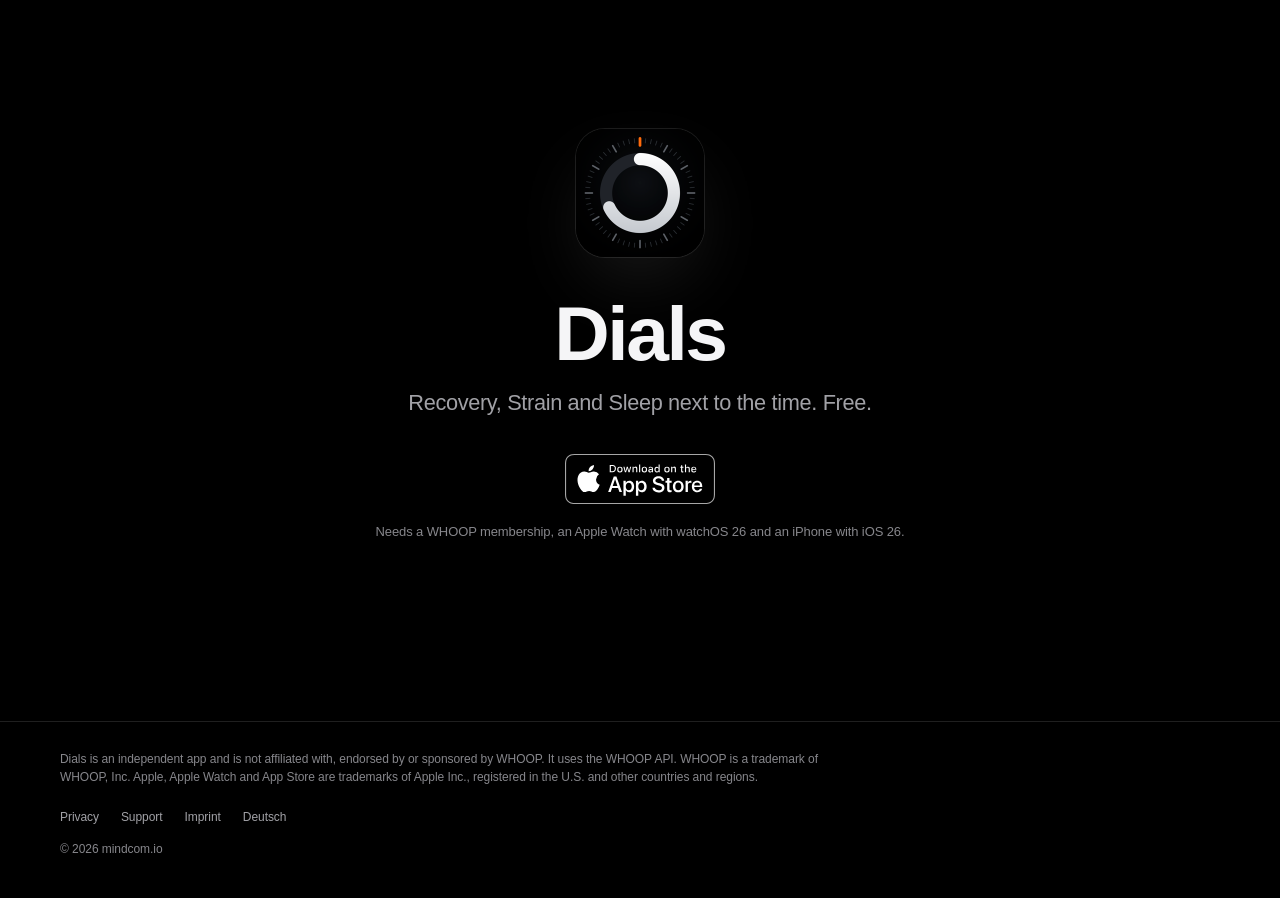
<file: dials/index.html>
<!doctype html>
<html lang="en">
<head>
<meta charset="utf-8">
<meta name="viewport" content="width=device-width,initial-scale=1,viewport-fit=cover">
<title>Dials: Recovery, Strain and Sleep on Apple Watch</title>
<meta name="description" content="Free app that shows your WHOOP Recovery, Strain, Sleep, HRV and resting heart rate as complications on Modular Ultra, Wayfinder and Modular Duo.">
<link rel="canonical" href="https://mindcom.io/dials/">
<link rel="alternate" hreflang="en" href="https://mindcom.io/dials/">
<link rel="alternate" hreflang="de" href="https://mindcom.io/dials/de/">
<link rel="alternate" hreflang="x-default" href="https://mindcom.io/dials/">
<meta name="theme-color" content="#000000">
<meta name="color-scheme" content="dark">
<meta property="og:type" content="website">
<meta property="og:site_name" content="Dials">
<meta property="og:title" content="Dials: Recovery, Strain and Sleep on Apple Watch">
<meta property="og:description" content="Free app that shows your WHOOP Recovery, Strain, Sleep, HRV and resting heart rate as complications on Modular Ultra, Wayfinder and Modular Duo.">
<meta property="og:url" content="https://mindcom.io/dials/">
<meta property="og:locale" content="en_US">
<meta property="og:locale:alternate" content="de_DE">
<meta property="og:image" content="https://mindcom.io/dials/assets/og-en.png">
<meta property="og:image:width" content="1200">
<meta property="og:image:height" content="630">
<meta property="og:image:alt" content="Apple Watch Ultra with the Modular Ultra face showing Recovery, Strain and Sleep from Dials.">
<meta name="twitter:card" content="summary_large_image">
<meta name="twitter:title" content="Dials: Recovery, Strain and Sleep on Apple Watch">
<meta name="twitter:description" content="Free app that shows your WHOOP Recovery, Strain, Sleep, HRV and resting heart rate as complications on Modular Ultra, Wayfinder and Modular Duo.">
<meta name="twitter:image" content="https://mindcom.io/dials/assets/og-en.png">
<meta name="twitter:image:alt" content="Apple Watch Ultra with the Modular Ultra face showing Recovery, Strain and Sleep from Dials.">
<link rel="icon" href="assets/favicon.svg" type="image/svg+xml">
<link rel="icon" href="assets/favicon-32.png" sizes="32x32" type="image/png">
<link rel="apple-touch-icon" href="assets/apple-touch-icon.png">
<link rel="stylesheet" href="assets/site.css">
<script>(function(d){var e=d.documentElement;e.classList.add('js');try{if(matchMedia('(prefers-reduced-motion: reduce)').matches)e.classList.add('rm')}catch(_){}setTimeout(function(){if(!window.dialsReady)e.classList.remove('js')},3000)})(document)</script>
<script src="assets/site.js" defer></script>
<script type="application/ld+json">{"@context":"https://schema.org","@type":"SoftwareApplication","name":"Dials: Recovery & Strain","description":"Free app that shows your WHOOP Recovery, Strain, Sleep, HRV and resting heart rate as complications on Modular Ultra, Wayfinder and Modular Duo.","url":"https://mindcom.io/dials/","inLanguage":"en","applicationCategory":"HealthApplication","applicationSubCategory":"Health & Fitness","operatingSystem":"iOS 26, watchOS 26","image":"https://mindcom.io/dials/assets/app-icon-512.png","screenshot":"https://mindcom.io/dials/assets/og-en.png","offers":{"@type":"Offer","price":"0","priceCurrency":"EUR"},"author":{"@type":"Person","name":"Sergej Markwart","url":"https://mindcom.io/"},"publisher":{"@type":"Organization","name":"mindcom.io","url":"https://mindcom.io/"}}</script>
</head>
<body class="home">
<a class="skip" href="#main">Skip to content</a>
<svg class="sprite" width="0" height="0" aria-hidden="true" focusable="false"><defs><linearGradient id="tiN" x1="0" y1="0" x2="1" y2="1"><stop offset="0" stop-color="#E6E3DE"/><stop offset="0.25" stop-color="#BDB9B2"/><stop offset="0.5" stop-color="#8E8A84"/><stop offset="0.75" stop-color="#CFCBC4"/><stop offset="1" stop-color="#A29E97"/></linearGradient><linearGradient id="lipN" x1="0" y1="0" x2="1" y2="1"><stop offset="0" stop-color="#9C9891"/><stop offset="1" stop-color="#6F6C67"/></linearGradient><linearGradient id="crownN" x1="0" y1="0" x2="0" y2="1"><stop offset="0" stop-color="#B9B5AE"/><stop offset="1" stop-color="#7D7A74"/></linearGradient><linearGradient id="actN" x1="0" y1="0" x2="0" y2="1"><stop offset="0" stop-color="#FF8A3D"/><stop offset="1" stop-color="#E0500F"/></linearGradient><linearGradient id="bandGN" x1="0" y1="0" x2="1" y2="0"><stop offset="0" stop-color="#060607"/><stop offset=".3" stop-color="#121214"/><stop offset=".5" stop-color="#18181B"/><stop offset=".7" stop-color="#121214"/><stop offset="1" stop-color="#060607"/></linearGradient><linearGradient id="edgeN" x1="0" y1="0" x2="1" y2="1"><stop offset="0" stop-color="#fff" stop-opacity=".85"/><stop offset=".35" stop-color="#fff" stop-opacity="0"/><stop offset=".7" stop-color="#fff" stop-opacity="0"/><stop offset="1" stop-color="#fff" stop-opacity=".45"/></linearGradient>
<g id="bandN">
  <g mask="url(#bandMask)">
    <rect x="33" y="-135" width="191" height="170" fill="url(#bandGN)"/>
    <rect x="33" y="268" width="191" height="170" fill="url(#bandGN)"/>
    <path d="M36 -128H221M36 -115H221M36 -102H221M36 -89H221M36 -76H221M36 -63H221M36 -50H221M36 -37H221M36 -24H221M36 -11H221M36 2H221M36 15H221M36 288H221M36 301H221M36 314H221M36 327H221M36 340H221M36 353H221M36 366H221M36 379H221M36 392H221M36 405H221M36 418H221M36 431H221" stroke="#2A2A2D" stroke-width="1.4" opacity=".7"/>
  </g>
</g>
<g id="caseN">
  <rect x="-5" y="92" width="10" height="66" rx="4" fill="url(#actN)"/>
  <rect x="244" y="80" width="22" height="190" rx="10" fill="url(#tiN)" stroke="#5E5B56" stroke-width=".8"/>
  <rect x="259" y="103" width="21" height="52" rx="5.5" fill="url(#crownN)" stroke="#5E5B56" stroke-width=".8"/>
  <path d="M263 107H279M263 110.8H279M263 114.6H279M263 118.4H279M263 122.2H279M263 126H279M263 129.8H279M263 133.6H279M263 137.4H279M263 141.2H279M263 145H279M263 148.8H279" stroke="#2A2A2D" stroke-width="1" opacity=".7"/>
  <rect x="260" y="186" width="9" height="64" rx="4" fill="url(#crownN)" stroke="#5E5B56" stroke-width=".8"/>
  <rect width="257" height="303" rx="68" fill="url(#tiN)" stroke="#5E5B56" stroke-width="1"/>
  <rect x="1.4" y="1.4" width="254.2" height="300.2" rx="66.6" fill="none" stroke="url(#edgeN)" stroke-width="1.6"/>
  <rect x="7" y="7" width="243" height="289" rx="61" fill="url(#lipN)"/>
  <rect x="7.5" y="7.5" width="242" height="288" rx="60.5" fill="none" stroke="url(#edgeN)" stroke-width=".9" opacity=".8"/>
  <rect x="10.5" y="10.5" width="236" height="282" rx="57.5" fill="#020203"/>
</g><linearGradient id="tiB" x1="0" y1="0" x2="1" y2="1"><stop offset="0" stop-color="#55565B"/><stop offset="0.25" stop-color="#2C2D30"/><stop offset="0.5" stop-color="#18191B"/><stop offset="0.75" stop-color="#3A3B3F"/><stop offset="1" stop-color="#202124"/></linearGradient><linearGradient id="lipB" x1="0" y1="0" x2="1" y2="1"><stop offset="0" stop-color="#2A2B2E"/><stop offset="1" stop-color="#121214"/></linearGradient><linearGradient id="crownB" x1="0" y1="0" x2="0" y2="1"><stop offset="0" stop-color="#3D3E42"/><stop offset="1" stop-color="#1B1C1E"/></linearGradient><linearGradient id="actB" x1="0" y1="0" x2="0" y2="1"><stop offset="0" stop-color="#3A3A3D"/><stop offset="1" stop-color="#1C1C1E"/></linearGradient><linearGradient id="bandGB" x1="0" y1="0" x2="1" y2="0"><stop offset="0" stop-color="#040405"/><stop offset=".3" stop-color="#0E0E10"/><stop offset=".5" stop-color="#141416"/><stop offset=".7" stop-color="#0E0E10"/><stop offset="1" stop-color="#040405"/></linearGradient><linearGradient id="edgeB" x1="0" y1="0" x2="1" y2="1"><stop offset="0" stop-color="#fff" stop-opacity=".55"/><stop offset=".35" stop-color="#fff" stop-opacity="0"/><stop offset=".7" stop-color="#fff" stop-opacity="0"/><stop offset="1" stop-color="#fff" stop-opacity=".28"/></linearGradient>
<g id="bandB">
  <g mask="url(#bandMask)">
    <rect x="33" y="-135" width="191" height="170" fill="url(#bandGB)"/>
    <rect x="33" y="268" width="191" height="170" fill="url(#bandGB)"/>
    <path d="M36 -128H221M36 -115H221M36 -102H221M36 -89H221M36 -76H221M36 -63H221M36 -50H221M36 -37H221M36 -24H221M36 -11H221M36 2H221M36 15H221M36 288H221M36 301H221M36 314H221M36 327H221M36 340H221M36 353H221M36 366H221M36 379H221M36 392H221M36 405H221M36 418H221M36 431H221" stroke="#000" stroke-width="1.4" opacity=".7"/>
  </g>
</g>
<g id="caseB">
  <rect x="-5" y="92" width="10" height="66" rx="4" fill="url(#actB)"/>
  <rect x="244" y="80" width="22" height="190" rx="10" fill="url(#tiB)" stroke="#0A0A0B" stroke-width=".8"/>
  <rect x="259" y="103" width="21" height="52" rx="5.5" fill="url(#crownB)" stroke="#0A0A0B" stroke-width=".8"/>
  <path d="M263 107H279M263 110.8H279M263 114.6H279M263 118.4H279M263 122.2H279M263 126H279M263 129.8H279M263 133.6H279M263 137.4H279M263 141.2H279M263 145H279M263 148.8H279" stroke="#000" stroke-width="1" opacity=".7"/>
  <rect x="260" y="186" width="9" height="64" rx="4" fill="url(#crownB)" stroke="#0A0A0B" stroke-width=".8"/>
  <rect width="257" height="303" rx="68" fill="url(#tiB)" stroke="#0A0A0B" stroke-width="1"/>
  <rect x="1.4" y="1.4" width="254.2" height="300.2" rx="66.6" fill="none" stroke="url(#edgeB)" stroke-width="1.6"/>
  <rect x="7" y="7" width="243" height="289" rx="61" fill="url(#lipB)"/>
  <rect x="7.5" y="7.5" width="242" height="288" rx="60.5" fill="none" stroke="url(#edgeB)" stroke-width=".9" opacity=".8"/>
  <rect x="10.5" y="10.5" width="236" height="282" rx="57.5" fill="#020203"/>
</g><linearGradient id="bandFade" x1="0" y1="-135" x2="0" y2="438" gradientUnits="userSpaceOnUse"><stop offset="0" stop-color="#fff" stop-opacity="0"/><stop offset=".1" stop-color="#fff" stop-opacity=".18"/><stop offset=".2" stop-color="#fff" stop-opacity=".9"/><stop offset=".8" stop-color="#fff" stop-opacity=".9"/><stop offset=".9" stop-color="#fff" stop-opacity=".18"/><stop offset="1" stop-color="#fff" stop-opacity="0"/></linearGradient><linearGradient id="wgrad" x1="0" y1="1" x2="1" y2="0"><stop offset="0" stop-color="#5AC8FA"/><stop offset=".55" stop-color="#A8E06A"/><stop offset="1" stop-color="#FFD60A"/></linearGradient><mask id="bandMask" maskUnits="userSpaceOnUse" x="0" y="-135" width="257" height="573"><rect x="0" y="-135" width="257" height="573" fill="url(#bandFade)"/></mask><linearGradient id="glareG" x1="0" y1="0" x2="1" y2="1"><stop offset="0" stop-color="#fff" stop-opacity=".09"/><stop offset=".38" stop-color="#fff" stop-opacity="0"/></linearGradient><g id="glare"><rect x="10.5" y="10.5" width="236" height="282" rx="57.5" fill="url(#glareG)" pointer-events="none"/></g></defs></svg>
<header class="lnav">
<div class="lnav-in">
<a class="brand" href="#top"><img src="assets/app-icon-64.png" alt="" width="26" height="26">Dials</a>
<nav class="lnav-links" aria-label="Dials">
<a href="#faces">Faces</a>
<a href="#how">How it works</a>
<a href="#data">Your data</a>
<a href="support/">Support</a>
</nav>
<a class="lnav-lang" href="de/" hreflang="de" lang="de"><span class="sr-only">Deutsch</span><span aria-hidden="true">DE</span></a>
<a class="pill" href="#appstore" data-appstore data-live="Download">Coming soon</a>
</div>
</header>
<main id="main">
<section class="hero" id="top">
<div class="wrap hero-grid">
<div class="hero-copy">
<p class="eyebrow">Dials for Apple Watch</p>
<h1 class="hero-title"><span class="c-rec">Recovery</span>, <span class="c-str">Strain</span> and <span class="c-slp">Sleep</span> on your Apple Watch face</h1>
<p class="hero-sub">Dials shows your WHOOP data as complications next to the time. On Modular Ultra, Wayfinder and Modular Duo. Free, no account, no ads.</p>
<div class="get ">
<a class="badge" href="#appstore" data-appstore><img src="assets/app-store-en.svg" alt="Download on the App Store" width="150" height="50"></a>
<p class="soon" data-soon>Coming soon to the App Store</p>
</div>
<p class="req">Needs a WHOOP membership, an Apple Watch with watchOS 26 and an iPhone with iOS 26.</p>
</div>
<div class="hero-watch"><div class="px" data-anim data-delay="500" data-parallax="-0.07">
<svg class="watch ws m-full " viewBox="-14 -135 300 573" role="img" aria-label="Apple Watch Ultra with the Modular Ultra face. In the middle Dials shows Recovery 68 percent, Strain 12.4 and Sleep 7 hours 42 minutes. Below: HRV 62, resting heart rate 51 and 6,284 steps." ><defs><clipPath id="sc1"><rect x="26" y="26" width="205" height="251" rx="44"/></clipPath></defs><use href="#bandN"/><use href="#caseN"/><g clip-path="url(#sc1)"><g transform="translate(26 26)"><rect width="205" height="251" fill="#000"/><path class="tick" d="M115.96 4.5L115.96 9M129.41 4.5L129.41 9M142.87 4.5L142.87 9M156.32 4.5L156.32 9M182.03 10.79L179.61 14.58M191.95 19.78L188.41 22.56M198.35 31.55L194.09 33.01M200.5 44.77L196 44.77M200.5 71.68L196 71.68M200.5 85.13L196 85.13M200.5 98.59L196 98.59M200.5 112.04L196 112.04M200.5 138.96L196 138.96M200.5 152.41L196 152.41M200.5 165.87L196 165.87M200.5 179.32L196 179.32M200.5 206.23L196 206.23M198.35 219.45L194.09 217.99M191.95 231.22L188.41 228.44M182.03 240.21L179.61 236.42M156.32 246.5L156.32 242M142.87 246.5L142.87 242M129.41 246.5L129.41 242M115.96 246.5L115.96 242M89.04 246.5L89.04 242M75.59 246.5L75.59 242M62.13 246.5L62.13 242M48.68 246.5L48.68 242M22.97 240.21L25.39 236.42M13.05 231.22L16.59 228.44M6.65 219.45L10.91 217.99M4.5 206.23L9 206.23M4.5 179.32L9 179.32M4.5 165.87L9 165.87M4.5 152.41L9 152.41M4.5 138.96L9 138.96M4.5 112.04L9 112.04M4.5 98.59L9 98.59M4.5 85.13L9 85.13M4.5 71.68L9 71.68M4.5 44.77L9 44.77M6.65 31.55L10.91 33.01M13.05 19.78L16.59 22.56M22.97 10.79L25.39 14.58M48.68 4.5L48.68 9M62.13 4.5L62.13 9M75.59 4.5L75.59 9M89.04 4.5L89.04 9" stroke-width="1.1" stroke-linecap="round"/><path class="tick maj" d="M102.5 4.5L102.5 12.5M169.69 5.57L167.86 13.36M200.5 58.22L192.5 58.22M200.5 125.5L192.5 125.5M200.5 192.78L192.5 192.78M169.69 245.43L167.86 237.64M102.5 246.5L102.5 238.5M35.31 245.43L37.14 237.64M4.5 192.78L12.5 192.78M4.5 125.5L12.5 125.5M4.5 58.22L12.5 58.22M35.31 5.57L37.14 13.36" stroke-width="1.8" stroke-linecap="round"/><g transform="translate(32 24) scale(0.8)"><path class="wg" d="M6.57 37.91A22.5 22.5 0 1 1 43.43 37.91" fill="none" stroke-width="4" stroke-linecap="round"/><circle class="mk" cx="44.96" cy="14.61" r="3.6" stroke-width="1.6"/><text class="num cn tab" x="25.8" y="30.19" font-size="19" font-weight="600" text-anchor="middle">18°</text><text class="lab tab" x="14" y="46.5" font-size="8.5" font-weight="700" text-anchor="middle">9</text><text class="lab tab" x="36" y="46.5" font-size="8.5" font-weight="700" text-anchor="middle">21</text></g><g transform="translate(133 24) scale(0.8)"><circle class="wbg" cx="25" cy="25" r="25"/><path class="labf" transform="translate(25 13.5) scale(0.85)" d="M-6 4L-2 -2.4L0 0.4L2 -3.8L6 4Z"/><text class="num cn tab" x="25" y="32.98" font-size="17" font-weight="600" text-anchor="middle">412</text><text class="lab tab" x="25" y="42.5" font-size="8.5" font-weight="700" text-anchor="middle">M</text></g><text class="face tab" x="102.25" y="104" font-size="46" font-weight="600" text-anchor="middle" letter-spacing="-0.5">10:09</text><g transform="translate(17.5 112) scale(0.89)"><circle class="trk" cx="31.83" cy="34.6" r="20" fill="none" stroke-width="4"/><path class="arc" data-arc pathLength="1" style="--c:#16EC06" d="M31.83 14.6A20 20 0 1 1 13.74 43.12" fill="none" stroke-width="4" stroke-linecap="round"/><text class="num cn tab" x="31.83" y="39.88" font-size="15" font-weight="600" text-anchor="middle"><tspan data-v="68" data-f="int">68</tspan><tspan font-size="8.5" dx="0.8" class="">%</tspan></text><text class="lab" x="32.03" y="68.9" font-size="9" font-weight="700" text-anchor="middle" letter-spacing="0.4">RECOVERY</text><circle class="trk" cx="95.5" cy="34.6" r="20" fill="none" stroke-width="4"/><path class="arc" data-arc pathLength="1" style="--c:#0093E7" d="M95.5 14.6A20 20 0 1 1 84.73 51.45" fill="none" stroke-width="4" stroke-linecap="round"/><text class="num cn tab" x="95.5" y="39.88" font-size="15" font-weight="600" text-anchor="middle"><tspan data-v="12.4" data-f="d1">12.4</tspan></text><text class="lab" x="95.7" y="68.9" font-size="9" font-weight="700" text-anchor="middle" letter-spacing="0.4">STRAIN</text><circle class="trk" cx="159.17" cy="34.6" r="20" fill="none" stroke-width="4"/><path class="arc" data-arc pathLength="1" style="--c:#7BA1BB" d="M159.17 14.6A20 20 0 1 1 148.45 17.71" fill="none" stroke-width="4" stroke-linecap="round"/><text class="num cn tab" x="159.17" y="39.88" font-size="15" font-weight="600" text-anchor="middle"><tspan data-v="462" data-f="hm">7:42</tspan></text><text class="lab" x="159.37" y="68.9" font-size="9" font-weight="700" text-anchor="middle" letter-spacing="0.4">SLEEP</text></g><g transform="translate(32 190) scale(0.8)"><path class="trko" d="M6.57 37.91A22.5 22.5 0 1 1 43.43 37.91" fill="none" stroke-width="4" stroke-linecap="round"/><g data-rot="141.89" data-cx="25" data-cy="25"><circle class="mk" cx="31.54" cy="3.47" r="3.68" stroke-width="1.6"/></g><text class="num cn tab" x="25" y="29.89" font-size="19" font-weight="600" text-anchor="middle"><tspan data-v="62" data-f="int">62</tspan></text><text class="lab tab" x="25.15" y="46.4" font-size="8.5" font-weight="700" text-anchor="middle" letter-spacing="0.3">HRV</text></g><g transform="translate(82.5 190) scale(0.8)"><path class="trko" d="M6.57 37.91A22.5 22.5 0 1 1 43.43 37.91" fill="none" stroke-width="4" stroke-linecap="round"/><g data-rot="76.92" data-cx="25" data-cy="25"><circle class="mk" cx="8.26" cy="9.97" r="3.68" stroke-width="1.6"/></g><text class="num cn tab" x="25" y="29.89" font-size="19" font-weight="600" text-anchor="middle"><tspan data-v="51" data-f="int">51</tspan></text><text class="lab tab" x="25.15" y="46.4" font-size="8.5" font-weight="700" text-anchor="middle" letter-spacing="0.3">RHR</text></g><g transform="translate(133 190) scale(0.8)"><path class="trko" d="M6.57 37.91A22.5 22.5 0 1 1 43.43 37.91" fill="none" stroke-width="4" stroke-linecap="round"/><path class="arc" data-arc pathLength="1" style="--c:#FFFFFF" d="M6.57 37.91A22.5 22.5 0 0 1 36.96 5.94" fill="none" stroke-width="4" stroke-linecap="round"/><text class="num cn tab" x="25" y="27.78" font-size="13" font-weight="600" text-anchor="middle"><tspan data-v="6284" data-f="grp">6,284</tspan></text><g class="labs" fill="none" stroke-width="1.2" stroke-linecap="round" stroke-linejoin="round" transform="translate(25 42.6) scale(0.8)"><circle cx="0.6" cy="-5.2" r="1.35" class="labf" stroke="none"/><path d="M0.2 -2.9 L-0.6 1.4 L1.6 5.6 M-0.6 1.4 L-2.6 5.6 M0.2 -2.4 L2.8 -0.6 M0 -2.6 L-2.6 -0.4"/></g></g></g></g><use href="#glare"/></svg>
</div></div>
</div>
</section>
<section class="glance" aria-labelledby="g-a">
<div class="wrap">
<div class="g-a" data-anim>
<div class="g-copy center" data-reveal><h2 class="title" id="g-a">Next to the time</h2><p class="lead">Recovery, Strain and Sleep sit where you look anyway. No phone, no app to open.</p></div>
<div class="g-overview" data-parallax="0.05"><svg class="ws m-full comp " viewBox="-1 -1 193 83.5" role="img" aria-label="Overview complication: Recovery 68 percent, Strain 12.4 of 21, Sleep 7 hours 42 minutes."><circle class="trk" cx="31.83" cy="34.6" r="20" fill="none" stroke-width="4"/><path class="arc" data-arc pathLength="1" style="--c:#16EC06" d="M31.83 14.6A20 20 0 1 1 13.74 43.12" fill="none" stroke-width="4" stroke-linecap="round"/><text class="num cn tab" x="31.83" y="39.88" font-size="15" font-weight="600" text-anchor="middle"><tspan data-v="68" data-f="int">68</tspan><tspan font-size="8.5" dx="0.8" class="">%</tspan></text><text class="lab" x="32.03" y="68.9" font-size="9" font-weight="700" text-anchor="middle" letter-spacing="0.4">RECOVERY</text><circle class="trk" cx="95.5" cy="34.6" r="20" fill="none" stroke-width="4"/><path class="arc" data-arc pathLength="1" style="--c:#0093E7" d="M95.5 14.6A20 20 0 1 1 84.73 51.45" fill="none" stroke-width="4" stroke-linecap="round"/><text class="num cn tab" x="95.5" y="39.88" font-size="15" font-weight="600" text-anchor="middle"><tspan data-v="12.4" data-f="d1">12.4</tspan></text><text class="lab" x="95.7" y="68.9" font-size="9" font-weight="700" text-anchor="middle" letter-spacing="0.4">STRAIN</text><circle class="trk" cx="159.17" cy="34.6" r="20" fill="none" stroke-width="4"/><path class="arc" data-arc pathLength="1" style="--c:#7BA1BB" d="M159.17 14.6A20 20 0 1 1 148.45 17.71" fill="none" stroke-width="4" stroke-linecap="round"/><text class="num cn tab" x="159.17" y="39.88" font-size="15" font-weight="600" text-anchor="middle"><tspan data-v="462" data-f="hm">7:42</tspan></text><text class="lab" x="159.37" y="68.9" font-size="9" font-weight="700" text-anchor="middle" letter-spacing="0.4">SLEEP</text></svg></div>
</div>
<div class="g-b split" data-anim>
<div class="g-copy" data-reveal><h2 class="title">Today vs. prior 30 days</h2><p class="lead">A dot shows where today’s HRV and resting heart rate sit in your own range.</p></div>
<div class="g-gauges">
<figure><svg class="ws m-full comp " viewBox="-3 -3 56 56" role="img" aria-label="HRV 62. The dot sits a little above the middle of your 30-day range."><path class="trko" d="M6.57 37.91A22.5 22.5 0 1 1 43.43 37.91" fill="none" stroke-width="4" stroke-linecap="round"/><g data-rot="141.89" data-cx="25" data-cy="25"><circle class="mk" cx="31.54" cy="3.47" r="3.68" stroke-width="1.6"/></g><text class="num cn tab" x="25" y="29.89" font-size="19" font-weight="600" text-anchor="middle"><tspan data-v="62" data-f="int">62</tspan></text><text class="lab tab" x="25.15" y="46.4" font-size="8.5" font-weight="700" text-anchor="middle" letter-spacing="0.3">HRV</text></svg><figcaption>Heart rate variability</figcaption></figure>
<figure><svg class="ws m-full comp " viewBox="-3 -3 56 56" role="img" aria-label="Resting heart rate 51. The dot sits in the lower third of your 30-day range."><path class="trko" d="M6.57 37.91A22.5 22.5 0 1 1 43.43 37.91" fill="none" stroke-width="4" stroke-linecap="round"/><g data-rot="76.92" data-cx="25" data-cy="25"><circle class="mk" cx="8.26" cy="9.97" r="3.68" stroke-width="1.6"/></g><text class="num cn tab" x="25" y="29.89" font-size="19" font-weight="600" text-anchor="middle"><tspan data-v="51" data-f="int">51</tspan></text><text class="lab tab" x="25.15" y="46.4" font-size="8.5" font-weight="700" text-anchor="middle" letter-spacing="0.3">RHR</text></svg><figcaption>Resting heart rate</figcaption></figure>
<p class="g-note">Left end: your lowest value of the prior 30 days. Right end: your highest.</p>
</div>
</div>
<div class="g-c split rev" data-anim>
<div class="g-copy" data-reveal><h2 class="title">Last night, before you get up</h2><p class="lead">Hours vs. needed and your sleep stages on the face, before you reach for your phone.</p></div>
<div class="g-sleep"><svg class="ws m-full comp " viewBox="-1 -1 193 83.5" role="img" aria-label="Sleep complication: 7 hours 42 minutes asleep, 8 hours 15 minutes needed, sleep performance 91 percent, with a bar of your sleep stages."><text class="acct" x="0" y="19.5" font-size="10.5" font-weight="700" letter-spacing="0.5" style="--c:#7BA1BB">SLEEP</text><text class="lab tab" x="191" y="19.5" font-size="12" font-weight="600" text-anchor="end"><tspan data-v="91" data-f="int">91</tspan><tspan font-size="12" dx="0" class="">%</tspan></text><text class="num cn tab" x="0" y="52.5" font-size="30" font-weight="600"><tspan data-v="462" data-f="hm">7:42</tspan><tspan class="lab" font-size="14" font-weight="500" dx="4" style="font-variation-settings:normal">8:15 needed</tspan></text><defs><clipPath id="sb2"><rect data-clipw="193" x="-1" y="62.5" width="193" height="8"/></clipPath></defs><g clip-path="url(#sb2)"><rect class="stg" style="--c:#416D8B;--o:0.4" x="0" y="63.5" width="36.17" height="6" rx="3"/><rect class="stg" style="--c:#7BA1BB;--o:0.6" x="38.17" y="63.5" width="91.93" height="6" rx="3"/><rect class="stg" style="--c:#ABC6D9;--o:0.8" x="132.11" y="63.5" width="45.97" height="6" rx="3"/><rect class="stg" style="--c:#E8EEF3;--o:1" x="180.07" y="63.5" width="10.93" height="6" rx="3"/></g></svg><ul class="legend" aria-hidden="true"><li><i style="--c:#416D8B"></i>Deep <b>1:36</b></li><li><i style="--c:#7BA1BB"></i>Light <b>4:04</b></li><li><i style="--c:#ABC6D9"></i>REM <b>2:02</b></li><li><i style="--c:#E8EEF3"></i>Awake <b>0:29</b></li></ul></div>
</div>
</div>
</section>
<section class="fly scrolly" id="modular" data-scrolly="fly" aria-labelledby="fly-h">
<div class="sticky">
<div class="fly-head" data-reveal><p class="eyebrow">Modular Ultra</p><h2 class="title" id="fly-h">Built for Modular Ultra</h2></div>
<div class="fly-stage"><svg class="watch ws m-full fly-watch" viewBox="-14 -135 300 573" role="img" aria-label="Modular Ultra face with the Dials Overview in the middle and HRV, resting heart rate and steps below." ><defs><clipPath id="sc3"><rect x="26" y="26" width="205" height="251" rx="44"/></clipPath></defs><use href="#bandN"/><use href="#caseN"/><g clip-path="url(#sc3)"><g transform="translate(26 26)"><rect width="205" height="251" fill="#000"/><path class="tick" d="M115.96 4.5L115.96 9M129.41 4.5L129.41 9M142.87 4.5L142.87 9M156.32 4.5L156.32 9M182.03 10.79L179.61 14.58M191.95 19.78L188.41 22.56M198.35 31.55L194.09 33.01M200.5 44.77L196 44.77M200.5 71.68L196 71.68M200.5 85.13L196 85.13M200.5 98.59L196 98.59M200.5 112.04L196 112.04M200.5 138.96L196 138.96M200.5 152.41L196 152.41M200.5 165.87L196 165.87M200.5 179.32L196 179.32M200.5 206.23L196 206.23M198.35 219.45L194.09 217.99M191.95 231.22L188.41 228.44M182.03 240.21L179.61 236.42M156.32 246.5L156.32 242M142.87 246.5L142.87 242M129.41 246.5L129.41 242M115.96 246.5L115.96 242M89.04 246.5L89.04 242M75.59 246.5L75.59 242M62.13 246.5L62.13 242M48.68 246.5L48.68 242M22.97 240.21L25.39 236.42M13.05 231.22L16.59 228.44M6.65 219.45L10.91 217.99M4.5 206.23L9 206.23M4.5 179.32L9 179.32M4.5 165.87L9 165.87M4.5 152.41L9 152.41M4.5 138.96L9 138.96M4.5 112.04L9 112.04M4.5 98.59L9 98.59M4.5 85.13L9 85.13M4.5 71.68L9 71.68M4.5 44.77L9 44.77M6.65 31.55L10.91 33.01M13.05 19.78L16.59 22.56M22.97 10.79L25.39 14.58M48.68 4.5L48.68 9M62.13 4.5L62.13 9M75.59 4.5L75.59 9M89.04 4.5L89.04 9" stroke-width="1.1" stroke-linecap="round"/><path class="tick maj" d="M102.5 4.5L102.5 12.5M169.69 5.57L167.86 13.36M200.5 58.22L192.5 58.22M200.5 125.5L192.5 125.5M200.5 192.78L192.5 192.78M169.69 245.43L167.86 237.64M102.5 246.5L102.5 238.5M35.31 245.43L37.14 237.64M4.5 192.78L12.5 192.78M4.5 125.5L12.5 125.5M4.5 58.22L12.5 58.22M35.31 5.57L37.14 13.36" stroke-width="1.8" stroke-linecap="round"/><g transform="translate(32 24) scale(0.8)"><path class="wg" d="M6.57 37.91A22.5 22.5 0 1 1 43.43 37.91" fill="none" stroke-width="4" stroke-linecap="round"/><circle class="mk" cx="44.96" cy="14.61" r="3.6" stroke-width="1.6"/><text class="num cn tab" x="25.8" y="30.19" font-size="19" font-weight="600" text-anchor="middle">18°</text><text class="lab tab" x="14" y="46.5" font-size="8.5" font-weight="700" text-anchor="middle">9</text><text class="lab tab" x="36" y="46.5" font-size="8.5" font-weight="700" text-anchor="middle">21</text></g><g transform="translate(133 24) scale(0.8)"><circle class="wbg" cx="25" cy="25" r="25"/><path class="labf" transform="translate(25 13.5) scale(0.85)" d="M-6 4L-2 -2.4L0 0.4L2 -3.8L6 4Z"/><text class="num cn tab" x="25" y="32.98" font-size="17" font-weight="600" text-anchor="middle">412</text><text class="lab tab" x="25" y="42.5" font-size="8.5" font-weight="700" text-anchor="middle">M</text></g><text class="face tab" x="102.25" y="104" font-size="46" font-weight="600" text-anchor="middle" letter-spacing="-0.5">10:09</text><rect class="slot" data-slot="overview" x="18.5" y="112" width="167.99" height="72.535" rx="16"/><circle class="slot" data-slot="hrv" cx="52" cy="210" r="19.5"/><circle class="slot" data-slot="rhr" cx="102.5" cy="210" r="19.5"/><circle class="slot" data-slot="steps" cx="153" cy="210" r="19.5"/></g></g><use href="#glare"/><g transform="translate(26 26)"><g class="flyer" data-fly="overview" data-x="17.5" data-y="112" data-s="0.89" data-w="191" data-h="81.5" data-dx="330" data-dy="-6" data-k="1.35" transform="translate(17.5 112) scale(0.89)"><circle class="trk" cx="31.83" cy="34.6" r="20" fill="none" stroke-width="4"/><path class="arc" data-arc pathLength="1" style="--c:#16EC06" d="M31.83 14.6A20 20 0 1 1 13.74 43.12" fill="none" stroke-width="4" stroke-linecap="round"/><text class="num cn tab" x="31.83" y="39.88" font-size="15" font-weight="600" text-anchor="middle"><tspan data-v="68" data-f="int">68</tspan><tspan font-size="8.5" dx="0.8" class="">%</tspan></text><text class="lab" x="32.03" y="68.9" font-size="9" font-weight="700" text-anchor="middle" letter-spacing="0.4">RECOVERY</text><circle class="trk" cx="95.5" cy="34.6" r="20" fill="none" stroke-width="4"/><path class="arc" data-arc pathLength="1" style="--c:#0093E7" d="M95.5 14.6A20 20 0 1 1 84.73 51.45" fill="none" stroke-width="4" stroke-linecap="round"/><text class="num cn tab" x="95.5" y="39.88" font-size="15" font-weight="600" text-anchor="middle"><tspan data-v="12.4" data-f="d1">12.4</tspan></text><text class="lab" x="95.7" y="68.9" font-size="9" font-weight="700" text-anchor="middle" letter-spacing="0.4">STRAIN</text><circle class="trk" cx="159.17" cy="34.6" r="20" fill="none" stroke-width="4"/><path class="arc" data-arc pathLength="1" style="--c:#7BA1BB" d="M159.17 14.6A20 20 0 1 1 148.45 17.71" fill="none" stroke-width="4" stroke-linecap="round"/><text class="num cn tab" x="159.17" y="39.88" font-size="15" font-weight="600" text-anchor="middle"><tspan data-v="462" data-f="hm">7:42</tspan></text><text class="lab" x="159.37" y="68.9" font-size="9" font-weight="700" text-anchor="middle" letter-spacing="0.4">SLEEP</text></g><g class="flyer" data-fly="hrv" data-x="32" data-y="190" data-s="0.8" data-w="50" data-h="50" data-dx="-250" data-dy="20" data-k="1.8" transform="translate(32 190) scale(0.8)"><path class="trko" d="M6.57 37.91A22.5 22.5 0 1 1 43.43 37.91" fill="none" stroke-width="4" stroke-linecap="round"/><g data-rot="141.89" data-cx="25" data-cy="25"><circle class="mk" cx="31.54" cy="3.47" r="3.68" stroke-width="1.6"/></g><text class="num cn tab" x="25" y="29.89" font-size="19" font-weight="600" text-anchor="middle"><tspan data-v="62" data-f="int">62</tspan></text><text class="lab tab" x="25.15" y="46.4" font-size="8.5" font-weight="700" text-anchor="middle" letter-spacing="0.3">HRV</text></g><g class="flyer" data-fly="rhr" data-x="82.5" data-y="190" data-s="0.8" data-w="50" data-h="50" data-dx="0" data-dy="240" data-k="1.8" transform="translate(82.5 190) scale(0.8)"><path class="trko" d="M6.57 37.91A22.5 22.5 0 1 1 43.43 37.91" fill="none" stroke-width="4" stroke-linecap="round"/><g data-rot="76.92" data-cx="25" data-cy="25"><circle class="mk" cx="8.26" cy="9.97" r="3.68" stroke-width="1.6"/></g><text class="num cn tab" x="25" y="29.89" font-size="19" font-weight="600" text-anchor="middle"><tspan data-v="51" data-f="int">51</tspan></text><text class="lab tab" x="25.15" y="46.4" font-size="8.5" font-weight="700" text-anchor="middle" letter-spacing="0.3">RHR</text></g><g class="flyer" data-fly="steps" data-x="133" data-y="190" data-s="0.8" data-w="50" data-h="50" data-dx="250" data-dy="20" data-k="1.8" transform="translate(133 190) scale(0.8)"><path class="trko" d="M6.57 37.91A22.5 22.5 0 1 1 43.43 37.91" fill="none" stroke-width="4" stroke-linecap="round"/><path class="arc" data-arc pathLength="1" style="--c:#FFFFFF" d="M6.57 37.91A22.5 22.5 0 0 1 36.96 5.94" fill="none" stroke-width="4" stroke-linecap="round"/><text class="num cn tab" x="25" y="27.78" font-size="13" font-weight="600" text-anchor="middle"><tspan data-v="6284" data-f="grp">6,284</tspan></text><g class="labs" fill="none" stroke-width="1.2" stroke-linecap="round" stroke-linejoin="round" transform="translate(25 42.6) scale(0.8)"><circle cx="0.6" cy="-5.2" r="1.35" class="labf" stroke="none"/><path d="M0.2 -2.9 L-0.6 1.4 L1.6 5.6 M-0.6 1.4 L-2.6 5.6 M0.2 -2.4 L2.8 -0.6 M0 -2.6 L-2.6 -0.4"/></g></g></g></svg></div>
<div class="fly-foot"><ol class="fly-steps"><li data-step="0">Overview in the middle.</li><li data-step="1">HRV, resting heart rate and steps below.</li></ol><p class="fly-note">The app shows you where each one goes.</p></div>
</div>
</section>
<section class="modes scrolly" id="modes" data-scrolly="modes" aria-labelledby="modes-h">
<div class="sticky">
<div class="wrap modes-grid">
<div class="modes-copy" data-reveal>
<p class="eyebrow">Wayfinder</p>
<h2 class="title" id="modes-h">Full color, tinted, Night Mode</h2>
<p class="lead">Ultra faces often tint complications, and Night Mode turns the whole face red. Dials puts the meaning in the number and the length of the arc, so you can read it in every mode.</p>
<ol class="mode-tabs" aria-hidden="true"><li data-m="0"><span>Full color</span></li><li data-m="1"><span>Tinted</span></li><li data-m="2"><span>Night Mode</span></li></ol>
</div>
<div class="modes-stage" data-anim><figure class="mode-fig" data-mode-fig="0"><svg class="watch ws m-full " viewBox="-14 -135 300 573" role="img" aria-label="Wayfinder face with Recovery, Strain and Sleep in three corners, Full color" ><defs><clipPath id="sc8"><rect x="26" y="26" width="205" height="251" rx="44"/></clipPath></defs><use href="#bandB"/><use href="#caseB"/><g clip-path="url(#sc8)"><g transform="translate(26 26)"><rect width="205" height="251" fill="#000"/><path class="tick" d="M111.91 35.99L112.33 32.01M121.21 37.47L122.04 33.55M130.31 39.9L131.55 36.1M139.11 43.28L140.73 39.63M155.4 52.69L157.75 49.45M162.72 58.62L165.4 55.64M169.38 65.28L172.36 62.6M175.31 72.6L178.55 70.25M184.72 88.89L188.37 87.27M188.1 97.69L191.9 96.45M190.53 106.79L194.45 105.96M192.01 116.09L195.99 115.67M192.01 134.91L195.99 135.33M190.53 144.21L194.45 145.04M188.1 153.31L191.9 154.55M184.72 162.11L188.37 163.73M175.31 178.4L178.55 180.75M169.38 185.72L172.36 188.4M162.72 192.38L165.4 195.36M155.4 198.31L157.75 201.55M139.11 207.72L140.73 211.37M130.31 211.1L131.55 214.9M121.21 213.53L122.04 217.45M111.91 215.01L112.33 218.99M93.09 215.01L92.67 218.99M83.79 213.53L82.96 217.45M74.69 211.1L73.45 214.9M65.89 207.72L64.27 211.37M49.6 198.31L47.25 201.55M42.28 192.38L39.6 195.36M35.62 185.72L32.64 188.4M29.69 178.4L26.45 180.75M20.28 162.11L16.63 163.73M16.9 153.31L13.1 154.55M14.47 144.21L10.55 145.04M12.99 134.91L9.01 135.33M12.99 116.09L9.01 115.67M14.47 106.79L10.55 105.96M16.9 97.69L13.1 96.45M20.28 88.89L16.63 87.27M29.69 72.6L26.45 70.25M35.62 65.28L32.64 62.6M42.28 58.62L39.6 55.64M49.6 52.69L47.25 49.45M65.89 43.28L64.27 39.63M74.69 39.9L73.45 36.1M83.79 37.47L82.96 33.55M93.09 35.99L92.67 32.01" stroke-width="1" stroke-linecap="round"/><path class="tick maj" d="M102.5 38.5L102.5 31.5M146 50.16L149.5 44.09M177.84 82L183.91 78.5M189.5 125.5L196.5 125.5M177.84 169L183.91 172.5M146 200.84L149.5 206.91M102.5 212.5L102.5 219.5M59 200.84L55.5 206.91M27.16 169L21.09 172.5M15.5 125.5L8.5 125.5M27.16 82L21.09 78.5M59 50.16L55.5 44.09" stroke-width="2" stroke-linecap="round"/><text class="face tab" x="102.5" y="59.19" font-size="19" font-weight="600" text-anchor="middle">12</text><text class="face tab" x="175.5" y="132.19" font-size="19" font-weight="600" text-anchor="middle">3</text><text class="face tab" x="102.5" y="205.19" font-size="19" font-weight="600" text-anchor="middle">6</text><text class="face tab" x="29.5" y="132.19" font-size="19" font-weight="600" text-anchor="middle">9</text><text class="lab" x="102.8" y="84" font-size="11" font-weight="600" text-anchor="middle" letter-spacing="0.6">SAT 31</text><path class="hand" d="M102.5 125.5L90.96 117.57" stroke-width="2" stroke-linecap="round"/><path class="hand" d="M90.96 117.57L61.29 97.18" stroke-width="5.5" stroke-linecap="round"/><path class="hand" d="M102.5 125.5L113.95 117.45" stroke-width="2" stroke-linecap="round"/><path class="hand" d="M113.95 117.45L167.95 79.5" stroke-width="5.5" stroke-linecap="round"/><path class="shand" d="M102.5 109.5L102.5 211.5" stroke-width="1.4" stroke-linecap="round"/><circle class="shandf" cx="102.5" cy="125.5" r="3"/><circle cx="102.5" cy="125.5" r="1.2" fill="#000"/><defs><path id="cp4" d="M-8.28 87.85A117 117 0 0 1 87.78 9.43"/></defs><text class="num cn tab" font-size="20" font-weight="600" text-anchor="middle"><textPath href="#cp4" startOffset="50%"><tspan data-v="68" data-f="int">68</tspan>%</textPath></text><path class="trko" d="M14.8 66.86A105.5 105.5 0 0 1 62.59 27.84" fill="none" stroke-width="4" stroke-linecap="round"/><path class="arc" data-arc pathLength="1" style="--c:#16EC06" d="M14.8 66.86A105.5 105.5 0 0 1 44.87 37.13" fill="none" stroke-width="4" stroke-linecap="round"/><defs><path id="cp5" d="M117.22 9.43A117 117 0 0 1 213.28 87.85"/></defs><text class="num cn tab" font-size="20" font-weight="600" text-anchor="middle"><textPath href="#cp5" startOffset="50%"><tspan data-v="12.4" data-f="d1">12.4</tspan></textPath></text><path class="trko" d="M142.41 27.84A105.5 105.5 0 0 1 190.2 66.86" fill="none" stroke-width="4" stroke-linecap="round"/><path class="arc" data-arc pathLength="1" style="--c:#0093E7" d="M142.41 27.84A105.5 105.5 0 0 1 173.51 47.48" fill="none" stroke-width="4" stroke-linecap="round"/><defs><path id="cp6" d="M-21.53 167.65A131 131 0 0 0 86.01 255.46"/></defs><text class="num cn tab" font-size="20" font-weight="600" text-anchor="middle"><textPath href="#cp6" startOffset="50%"><tspan data-v="462" data-f="hm">7:42</tspan></textPath></text><path class="trko" d="M62.59 223.16A105.5 105.5 0 0 1 14.8 184.14" fill="none" stroke-width="4" stroke-linecap="round"/><path class="arc" data-arc pathLength="1" style="--c:#7BA1BB" d="M62.59 223.16A105.5 105.5 0 0 1 18.06 188.74" fill="none" stroke-width="4" stroke-linecap="round"/><defs><path id="cp7" d="M118.99 255.46A131 131 0 0 0 226.53 167.65"/></defs><text class="num cn tab" font-size="20" font-weight="600" text-anchor="middle"><textPath href="#cp7" startOffset="50%">18°</textPath></text><path class="wg" d="M190.2 184.14A105.5 105.5 0 0 1 142.41 223.16" fill="none" stroke-width="4" stroke-linecap="round"/><circle class="mk" cx="156.41" cy="216.19" r="3.6" stroke-width="1.6"/></g></g><use href="#glare"/></svg><figcaption>Full color</figcaption></figure><figure class="mode-fig" data-mode-fig="1"><svg class="watch ws m-tint " viewBox="-14 -135 300 573" role="img" aria-label="Wayfinder face with Recovery, Strain and Sleep in three corners, Tinted" ><defs><clipPath id="scd"><rect x="26" y="26" width="205" height="251" rx="44"/></clipPath></defs><use href="#bandB"/><use href="#caseB"/><g clip-path="url(#scd)"><g transform="translate(26 26)"><rect width="205" height="251" fill="#000"/><path class="tick" d="M111.91 35.99L112.33 32.01M121.21 37.47L122.04 33.55M130.31 39.9L131.55 36.1M139.11 43.28L140.73 39.63M155.4 52.69L157.75 49.45M162.72 58.62L165.4 55.64M169.38 65.28L172.36 62.6M175.31 72.6L178.55 70.25M184.72 88.89L188.37 87.27M188.1 97.69L191.9 96.45M190.53 106.79L194.45 105.96M192.01 116.09L195.99 115.67M192.01 134.91L195.99 135.33M190.53 144.21L194.45 145.04M188.1 153.31L191.9 154.55M184.72 162.11L188.37 163.73M175.31 178.4L178.55 180.75M169.38 185.72L172.36 188.4M162.72 192.38L165.4 195.36M155.4 198.31L157.75 201.55M139.11 207.72L140.73 211.37M130.31 211.1L131.55 214.9M121.21 213.53L122.04 217.45M111.91 215.01L112.33 218.99M93.09 215.01L92.67 218.99M83.79 213.53L82.96 217.45M74.69 211.1L73.45 214.9M65.89 207.72L64.27 211.37M49.6 198.31L47.25 201.55M42.28 192.38L39.6 195.36M35.62 185.72L32.64 188.4M29.69 178.4L26.45 180.75M20.28 162.11L16.63 163.73M16.9 153.31L13.1 154.55M14.47 144.21L10.55 145.04M12.99 134.91L9.01 135.33M12.99 116.09L9.01 115.67M14.47 106.79L10.55 105.96M16.9 97.69L13.1 96.45M20.28 88.89L16.63 87.27M29.69 72.6L26.45 70.25M35.62 65.28L32.64 62.6M42.28 58.62L39.6 55.64M49.6 52.69L47.25 49.45M65.89 43.28L64.27 39.63M74.69 39.9L73.45 36.1M83.79 37.47L82.96 33.55M93.09 35.99L92.67 32.01" stroke-width="1" stroke-linecap="round"/><path class="tick maj" d="M102.5 38.5L102.5 31.5M146 50.16L149.5 44.09M177.84 82L183.91 78.5M189.5 125.5L196.5 125.5M177.84 169L183.91 172.5M146 200.84L149.5 206.91M102.5 212.5L102.5 219.5M59 200.84L55.5 206.91M27.16 169L21.09 172.5M15.5 125.5L8.5 125.5M27.16 82L21.09 78.5M59 50.16L55.5 44.09" stroke-width="2" stroke-linecap="round"/><text class="face tab" x="102.5" y="59.19" font-size="19" font-weight="600" text-anchor="middle">12</text><text class="face tab" x="175.5" y="132.19" font-size="19" font-weight="600" text-anchor="middle">3</text><text class="face tab" x="102.5" y="205.19" font-size="19" font-weight="600" text-anchor="middle">6</text><text class="face tab" x="29.5" y="132.19" font-size="19" font-weight="600" text-anchor="middle">9</text><text class="lab" x="102.8" y="84" font-size="11" font-weight="600" text-anchor="middle" letter-spacing="0.6">SAT 31</text><path class="hand" d="M102.5 125.5L90.96 117.57" stroke-width="2" stroke-linecap="round"/><path class="hand" d="M90.96 117.57L61.29 97.18" stroke-width="5.5" stroke-linecap="round"/><path class="hand" d="M102.5 125.5L113.95 117.45" stroke-width="2" stroke-linecap="round"/><path class="hand" d="M113.95 117.45L167.95 79.5" stroke-width="5.5" stroke-linecap="round"/><path class="shand" d="M102.5 109.5L102.5 211.5" stroke-width="1.4" stroke-linecap="round"/><circle class="shandf" cx="102.5" cy="125.5" r="3"/><circle cx="102.5" cy="125.5" r="1.2" fill="#000"/><defs><path id="cp9" d="M-8.28 87.85A117 117 0 0 1 87.78 9.43"/></defs><text class="num cn tab" font-size="20" font-weight="600" text-anchor="middle"><textPath href="#cp9" startOffset="50%"><tspan data-v="68" data-f="int">68</tspan>%</textPath></text><path class="trko" d="M14.8 66.86A105.5 105.5 0 0 1 62.59 27.84" fill="none" stroke-width="4" stroke-linecap="round"/><path class="arc" data-arc pathLength="1" style="--c:#16EC06" d="M14.8 66.86A105.5 105.5 0 0 1 44.87 37.13" fill="none" stroke-width="4" stroke-linecap="round"/><defs><path id="cpa" d="M117.22 9.43A117 117 0 0 1 213.28 87.85"/></defs><text class="num cn tab" font-size="20" font-weight="600" text-anchor="middle"><textPath href="#cpa" startOffset="50%"><tspan data-v="12.4" data-f="d1">12.4</tspan></textPath></text><path class="trko" d="M142.41 27.84A105.5 105.5 0 0 1 190.2 66.86" fill="none" stroke-width="4" stroke-linecap="round"/><path class="arc" data-arc pathLength="1" style="--c:#0093E7" d="M142.41 27.84A105.5 105.5 0 0 1 173.51 47.48" fill="none" stroke-width="4" stroke-linecap="round"/><defs><path id="cpb" d="M-21.53 167.65A131 131 0 0 0 86.01 255.46"/></defs><text class="num cn tab" font-size="20" font-weight="600" text-anchor="middle"><textPath href="#cpb" startOffset="50%"><tspan data-v="462" data-f="hm">7:42</tspan></textPath></text><path class="trko" d="M62.59 223.16A105.5 105.5 0 0 1 14.8 184.14" fill="none" stroke-width="4" stroke-linecap="round"/><path class="arc" data-arc pathLength="1" style="--c:#7BA1BB" d="M62.59 223.16A105.5 105.5 0 0 1 18.06 188.74" fill="none" stroke-width="4" stroke-linecap="round"/><defs><path id="cpc" d="M118.99 255.46A131 131 0 0 0 226.53 167.65"/></defs><text class="num cn tab" font-size="20" font-weight="600" text-anchor="middle"><textPath href="#cpc" startOffset="50%">18°</textPath></text><path class="wg" d="M190.2 184.14A105.5 105.5 0 0 1 142.41 223.16" fill="none" stroke-width="4" stroke-linecap="round"/><circle class="mk" cx="156.41" cy="216.19" r="3.6" stroke-width="1.6"/></g></g><use href="#glare"/></svg><figcaption>Tinted</figcaption></figure><figure class="mode-fig" data-mode-fig="2"><svg class="watch ws m-night " viewBox="-14 -135 300 573" role="img" aria-label="Wayfinder face with Recovery, Strain and Sleep in three corners, Night Mode" ><defs><clipPath id="sci"><rect x="26" y="26" width="205" height="251" rx="44"/></clipPath></defs><use href="#bandB"/><use href="#caseB"/><g clip-path="url(#sci)"><g transform="translate(26 26)"><rect width="205" height="251" fill="#000"/><path class="tick" d="M111.91 35.99L112.33 32.01M121.21 37.47L122.04 33.55M130.31 39.9L131.55 36.1M139.11 43.28L140.73 39.63M155.4 52.69L157.75 49.45M162.72 58.62L165.4 55.64M169.38 65.28L172.36 62.6M175.31 72.6L178.55 70.25M184.72 88.89L188.37 87.27M188.1 97.69L191.9 96.45M190.53 106.79L194.45 105.96M192.01 116.09L195.99 115.67M192.01 134.91L195.99 135.33M190.53 144.21L194.45 145.04M188.1 153.31L191.9 154.55M184.72 162.11L188.37 163.73M175.31 178.4L178.55 180.75M169.38 185.72L172.36 188.4M162.72 192.38L165.4 195.36M155.4 198.31L157.75 201.55M139.11 207.72L140.73 211.37M130.31 211.1L131.55 214.9M121.21 213.53L122.04 217.45M111.91 215.01L112.33 218.99M93.09 215.01L92.67 218.99M83.79 213.53L82.96 217.45M74.69 211.1L73.45 214.9M65.89 207.72L64.27 211.37M49.6 198.31L47.25 201.55M42.28 192.38L39.6 195.36M35.62 185.72L32.64 188.4M29.69 178.4L26.45 180.75M20.28 162.11L16.63 163.73M16.9 153.31L13.1 154.55M14.47 144.21L10.55 145.04M12.99 134.91L9.01 135.33M12.99 116.09L9.01 115.67M14.47 106.79L10.55 105.96M16.9 97.69L13.1 96.45M20.28 88.89L16.63 87.27M29.69 72.6L26.45 70.25M35.62 65.28L32.64 62.6M42.28 58.62L39.6 55.64M49.6 52.69L47.25 49.45M65.89 43.28L64.27 39.63M74.69 39.9L73.45 36.1M83.79 37.47L82.96 33.55M93.09 35.99L92.67 32.01" stroke-width="1" stroke-linecap="round"/><path class="tick maj" d="M102.5 38.5L102.5 31.5M146 50.16L149.5 44.09M177.84 82L183.91 78.5M189.5 125.5L196.5 125.5M177.84 169L183.91 172.5M146 200.84L149.5 206.91M102.5 212.5L102.5 219.5M59 200.84L55.5 206.91M27.16 169L21.09 172.5M15.5 125.5L8.5 125.5M27.16 82L21.09 78.5M59 50.16L55.5 44.09" stroke-width="2" stroke-linecap="round"/><text class="face tab" x="102.5" y="59.19" font-size="19" font-weight="600" text-anchor="middle">12</text><text class="face tab" x="175.5" y="132.19" font-size="19" font-weight="600" text-anchor="middle">3</text><text class="face tab" x="102.5" y="205.19" font-size="19" font-weight="600" text-anchor="middle">6</text><text class="face tab" x="29.5" y="132.19" font-size="19" font-weight="600" text-anchor="middle">9</text><text class="lab" x="102.8" y="84" font-size="11" font-weight="600" text-anchor="middle" letter-spacing="0.6">SAT 31</text><path class="hand" d="M102.5 125.5L90.96 117.57" stroke-width="2" stroke-linecap="round"/><path class="hand" d="M90.96 117.57L61.29 97.18" stroke-width="5.5" stroke-linecap="round"/><path class="hand" d="M102.5 125.5L113.95 117.45" stroke-width="2" stroke-linecap="round"/><path class="hand" d="M113.95 117.45L167.95 79.5" stroke-width="5.5" stroke-linecap="round"/><path class="shand" d="M102.5 109.5L102.5 211.5" stroke-width="1.4" stroke-linecap="round"/><circle class="shandf" cx="102.5" cy="125.5" r="3"/><circle cx="102.5" cy="125.5" r="1.2" fill="#000"/><defs><path id="cpe" d="M-8.28 87.85A117 117 0 0 1 87.78 9.43"/></defs><text class="num cn tab" font-size="20" font-weight="600" text-anchor="middle"><textPath href="#cpe" startOffset="50%"><tspan data-v="68" data-f="int">68</tspan>%</textPath></text><path class="trko" d="M14.8 66.86A105.5 105.5 0 0 1 62.59 27.84" fill="none" stroke-width="4" stroke-linecap="round"/><path class="arc" data-arc pathLength="1" style="--c:#16EC06" d="M14.8 66.86A105.5 105.5 0 0 1 44.87 37.13" fill="none" stroke-width="4" stroke-linecap="round"/><defs><path id="cpf" d="M117.22 9.43A117 117 0 0 1 213.28 87.85"/></defs><text class="num cn tab" font-size="20" font-weight="600" text-anchor="middle"><textPath href="#cpf" startOffset="50%"><tspan data-v="12.4" data-f="d1">12.4</tspan></textPath></text><path class="trko" d="M142.41 27.84A105.5 105.5 0 0 1 190.2 66.86" fill="none" stroke-width="4" stroke-linecap="round"/><path class="arc" data-arc pathLength="1" style="--c:#0093E7" d="M142.41 27.84A105.5 105.5 0 0 1 173.51 47.48" fill="none" stroke-width="4" stroke-linecap="round"/><defs><path id="cpg" d="M-21.53 167.65A131 131 0 0 0 86.01 255.46"/></defs><text class="num cn tab" font-size="20" font-weight="600" text-anchor="middle"><textPath href="#cpg" startOffset="50%"><tspan data-v="462" data-f="hm">7:42</tspan></textPath></text><path class="trko" d="M62.59 223.16A105.5 105.5 0 0 1 14.8 184.14" fill="none" stroke-width="4" stroke-linecap="round"/><path class="arc" data-arc pathLength="1" style="--c:#7BA1BB" d="M62.59 223.16A105.5 105.5 0 0 1 18.06 188.74" fill="none" stroke-width="4" stroke-linecap="round"/><defs><path id="cph" d="M118.99 255.46A131 131 0 0 0 226.53 167.65"/></defs><text class="num cn tab" font-size="20" font-weight="600" text-anchor="middle"><textPath href="#cph" startOffset="50%">18°</textPath></text><path class="wg" d="M190.2 184.14A105.5 105.5 0 0 1 142.41 223.16" fill="none" stroke-width="4" stroke-linecap="round"/><circle class="mk" cx="156.41" cy="216.19" r="3.6" stroke-width="1.6"/></g></g><use href="#glare"/></svg><figcaption>Night Mode</figcaption></figure></div>
</div>
</div>
</section>
<section class="faces" id="faces" aria-labelledby="faces-h">
<div class="wrap"><h2 class="title" id="faces-h" data-reveal>Faces</h2></div>
<div class="gallery" role="region" aria-label="Watch faces" tabindex="0">
<ul class="g-track">
<li class="g-item" data-anim><figure><svg class="watch ws m-full " viewBox="-14 -8 300 319" aria-hidden="true" ><defs><clipPath id="scj"><rect x="26" y="26" width="205" height="251" rx="44"/></clipPath></defs><use href="#caseN"/><g clip-path="url(#scj)"><g transform="translate(26 26)"><rect width="205" height="251" fill="#000"/><path class="tick" d="M115.96 4.5L115.96 9M129.41 4.5L129.41 9M142.87 4.5L142.87 9M156.32 4.5L156.32 9M182.03 10.79L179.61 14.58M191.95 19.78L188.41 22.56M198.35 31.55L194.09 33.01M200.5 44.77L196 44.77M200.5 71.68L196 71.68M200.5 85.13L196 85.13M200.5 98.59L196 98.59M200.5 112.04L196 112.04M200.5 138.96L196 138.96M200.5 152.41L196 152.41M200.5 165.87L196 165.87M200.5 179.32L196 179.32M200.5 206.23L196 206.23M198.35 219.45L194.09 217.99M191.95 231.22L188.41 228.44M182.03 240.21L179.61 236.42M156.32 246.5L156.32 242M142.87 246.5L142.87 242M129.41 246.5L129.41 242M115.96 246.5L115.96 242M89.04 246.5L89.04 242M75.59 246.5L75.59 242M62.13 246.5L62.13 242M48.68 246.5L48.68 242M22.97 240.21L25.39 236.42M13.05 231.22L16.59 228.44M6.65 219.45L10.91 217.99M4.5 206.23L9 206.23M4.5 179.32L9 179.32M4.5 165.87L9 165.87M4.5 152.41L9 152.41M4.5 138.96L9 138.96M4.5 112.04L9 112.04M4.5 98.59L9 98.59M4.5 85.13L9 85.13M4.5 71.68L9 71.68M4.5 44.77L9 44.77M6.65 31.55L10.91 33.01M13.05 19.78L16.59 22.56M22.97 10.79L25.39 14.58M48.68 4.5L48.68 9M62.13 4.5L62.13 9M75.59 4.5L75.59 9M89.04 4.5L89.04 9" stroke-width="1.1" stroke-linecap="round"/><path class="tick maj" d="M102.5 4.5L102.5 12.5M169.69 5.57L167.86 13.36M200.5 58.22L192.5 58.22M200.5 125.5L192.5 125.5M200.5 192.78L192.5 192.78M169.69 245.43L167.86 237.64M102.5 246.5L102.5 238.5M35.31 245.43L37.14 237.64M4.5 192.78L12.5 192.78M4.5 125.5L12.5 125.5M4.5 58.22L12.5 58.22M35.31 5.57L37.14 13.36" stroke-width="1.8" stroke-linecap="round"/><g transform="translate(32 24) scale(0.8)"><path class="wg" d="M6.57 37.91A22.5 22.5 0 1 1 43.43 37.91" fill="none" stroke-width="4" stroke-linecap="round"/><circle class="mk" cx="44.96" cy="14.61" r="3.6" stroke-width="1.6"/><text class="num cn tab" x="25.8" y="30.19" font-size="19" font-weight="600" text-anchor="middle">18°</text><text class="lab tab" x="14" y="46.5" font-size="8.5" font-weight="700" text-anchor="middle">9</text><text class="lab tab" x="36" y="46.5" font-size="8.5" font-weight="700" text-anchor="middle">21</text></g><g transform="translate(133 24) scale(0.8)"><circle class="wbg" cx="25" cy="25" r="25"/><path class="labf" transform="translate(25 13.5) scale(0.85)" d="M-6 4L-2 -2.4L0 0.4L2 -3.8L6 4Z"/><text class="num cn tab" x="25" y="32.98" font-size="17" font-weight="600" text-anchor="middle">412</text><text class="lab tab" x="25" y="42.5" font-size="8.5" font-weight="700" text-anchor="middle">M</text></g><text class="face tab" x="102.25" y="104" font-size="46" font-weight="600" text-anchor="middle" letter-spacing="-0.5">10:09</text><g transform="translate(17.5 112) scale(0.89)"><circle class="trk" cx="31.83" cy="34.6" r="20" fill="none" stroke-width="4"/><path class="arc" data-arc pathLength="1" style="--c:#16EC06" d="M31.83 14.6A20 20 0 1 1 13.74 43.12" fill="none" stroke-width="4" stroke-linecap="round"/><text class="num cn tab" x="31.83" y="39.88" font-size="15" font-weight="600" text-anchor="middle"><tspan data-v="68" data-f="int">68</tspan><tspan font-size="8.5" dx="0.8" class="">%</tspan></text><text class="lab" x="32.03" y="68.9" font-size="9" font-weight="700" text-anchor="middle" letter-spacing="0.4">RECOVERY</text><circle class="trk" cx="95.5" cy="34.6" r="20" fill="none" stroke-width="4"/><path class="arc" data-arc pathLength="1" style="--c:#0093E7" d="M95.5 14.6A20 20 0 1 1 84.73 51.45" fill="none" stroke-width="4" stroke-linecap="round"/><text class="num cn tab" x="95.5" y="39.88" font-size="15" font-weight="600" text-anchor="middle"><tspan data-v="12.4" data-f="d1">12.4</tspan></text><text class="lab" x="95.7" y="68.9" font-size="9" font-weight="700" text-anchor="middle" letter-spacing="0.4">STRAIN</text><circle class="trk" cx="159.17" cy="34.6" r="20" fill="none" stroke-width="4"/><path class="arc" data-arc pathLength="1" style="--c:#7BA1BB" d="M159.17 14.6A20 20 0 1 1 148.45 17.71" fill="none" stroke-width="4" stroke-linecap="round"/><text class="num cn tab" x="159.17" y="39.88" font-size="15" font-weight="600" text-anchor="middle"><tspan data-v="462" data-f="hm">7:42</tspan></text><text class="lab" x="159.37" y="68.9" font-size="9" font-weight="700" text-anchor="middle" letter-spacing="0.4">SLEEP</text></g><g transform="translate(32 190) scale(0.8)"><path class="trko" d="M6.57 37.91A22.5 22.5 0 1 1 43.43 37.91" fill="none" stroke-width="4" stroke-linecap="round"/><g data-rot="141.89" data-cx="25" data-cy="25"><circle class="mk" cx="31.54" cy="3.47" r="3.68" stroke-width="1.6"/></g><text class="num cn tab" x="25" y="29.89" font-size="19" font-weight="600" text-anchor="middle"><tspan data-v="62" data-f="int">62</tspan></text><text class="lab tab" x="25.15" y="46.4" font-size="8.5" font-weight="700" text-anchor="middle" letter-spacing="0.3">HRV</text></g><g transform="translate(82.5 190) scale(0.8)"><path class="trko" d="M6.57 37.91A22.5 22.5 0 1 1 43.43 37.91" fill="none" stroke-width="4" stroke-linecap="round"/><g data-rot="76.92" data-cx="25" data-cy="25"><circle class="mk" cx="8.26" cy="9.97" r="3.68" stroke-width="1.6"/></g><text class="num cn tab" x="25" y="29.89" font-size="19" font-weight="600" text-anchor="middle"><tspan data-v="51" data-f="int">51</tspan></text><text class="lab tab" x="25.15" y="46.4" font-size="8.5" font-weight="700" text-anchor="middle" letter-spacing="0.3">RHR</text></g><g transform="translate(133 190) scale(0.8)"><path class="trko" d="M6.57 37.91A22.5 22.5 0 1 1 43.43 37.91" fill="none" stroke-width="4" stroke-linecap="round"/><path class="arc" data-arc pathLength="1" style="--c:#FFFFFF" d="M6.57 37.91A22.5 22.5 0 0 1 36.96 5.94" fill="none" stroke-width="4" stroke-linecap="round"/><text class="num cn tab" x="25" y="27.78" font-size="13" font-weight="600" text-anchor="middle"><tspan data-v="6284" data-f="grp">6,284</tspan></text><g class="labs" fill="none" stroke-width="1.2" stroke-linecap="round" stroke-linejoin="round" transform="translate(25 42.6) scale(0.8)"><circle cx="0.6" cy="-5.2" r="1.35" class="labf" stroke="none"/><path d="M0.2 -2.9 L-0.6 1.4 L1.6 5.6 M-0.6 1.4 L-2.6 5.6 M0.2 -2.4 L2.8 -0.6 M0 -2.6 L-2.6 -0.4"/></g></g></g></g><use href="#glare"/></svg><figcaption><b>Modular Ultra</b><span>Overview in the middle. HRV, resting heart rate and steps below.</span></figcaption></figure></li>
<li class="g-item" data-anim><figure><svg class="watch ws m-full " viewBox="-14 -8 300 319" aria-hidden="true" ><defs><clipPath id="sco"><rect x="26" y="26" width="205" height="251" rx="44"/></clipPath></defs><use href="#caseB"/><g clip-path="url(#sco)"><g transform="translate(26 26)"><rect width="205" height="251" fill="#000"/><path class="tick" d="M111.91 35.99L112.33 32.01M121.21 37.47L122.04 33.55M130.31 39.9L131.55 36.1M139.11 43.28L140.73 39.63M155.4 52.69L157.75 49.45M162.72 58.62L165.4 55.64M169.38 65.28L172.36 62.6M175.31 72.6L178.55 70.25M184.72 88.89L188.37 87.27M188.1 97.69L191.9 96.45M190.53 106.79L194.45 105.96M192.01 116.09L195.99 115.67M192.01 134.91L195.99 135.33M190.53 144.21L194.45 145.04M188.1 153.31L191.9 154.55M184.72 162.11L188.37 163.73M175.31 178.4L178.55 180.75M169.38 185.72L172.36 188.4M162.72 192.38L165.4 195.36M155.4 198.31L157.75 201.55M139.11 207.72L140.73 211.37M130.31 211.1L131.55 214.9M121.21 213.53L122.04 217.45M111.91 215.01L112.33 218.99M93.09 215.01L92.67 218.99M83.79 213.53L82.96 217.45M74.69 211.1L73.45 214.9M65.89 207.72L64.27 211.37M49.6 198.31L47.25 201.55M42.28 192.38L39.6 195.36M35.62 185.72L32.64 188.4M29.69 178.4L26.45 180.75M20.28 162.11L16.63 163.73M16.9 153.31L13.1 154.55M14.47 144.21L10.55 145.04M12.99 134.91L9.01 135.33M12.99 116.09L9.01 115.67M14.47 106.79L10.55 105.96M16.9 97.69L13.1 96.45M20.28 88.89L16.63 87.27M29.69 72.6L26.45 70.25M35.62 65.28L32.64 62.6M42.28 58.62L39.6 55.64M49.6 52.69L47.25 49.45M65.89 43.28L64.27 39.63M74.69 39.9L73.45 36.1M83.79 37.47L82.96 33.55M93.09 35.99L92.67 32.01" stroke-width="1" stroke-linecap="round"/><path class="tick maj" d="M102.5 38.5L102.5 31.5M146 50.16L149.5 44.09M177.84 82L183.91 78.5M189.5 125.5L196.5 125.5M177.84 169L183.91 172.5M146 200.84L149.5 206.91M102.5 212.5L102.5 219.5M59 200.84L55.5 206.91M27.16 169L21.09 172.5M15.5 125.5L8.5 125.5M27.16 82L21.09 78.5M59 50.16L55.5 44.09" stroke-width="2" stroke-linecap="round"/><text class="face tab" x="102.5" y="59.19" font-size="19" font-weight="600" text-anchor="middle">12</text><text class="face tab" x="175.5" y="132.19" font-size="19" font-weight="600" text-anchor="middle">3</text><text class="face tab" x="102.5" y="205.19" font-size="19" font-weight="600" text-anchor="middle">6</text><text class="face tab" x="29.5" y="132.19" font-size="19" font-weight="600" text-anchor="middle">9</text><text class="lab" x="102.8" y="84" font-size="11" font-weight="600" text-anchor="middle" letter-spacing="0.6">SAT 31</text><path class="hand" d="M102.5 125.5L90.96 117.57" stroke-width="2" stroke-linecap="round"/><path class="hand" d="M90.96 117.57L61.29 97.18" stroke-width="5.5" stroke-linecap="round"/><path class="hand" d="M102.5 125.5L113.95 117.45" stroke-width="2" stroke-linecap="round"/><path class="hand" d="M113.95 117.45L167.95 79.5" stroke-width="5.5" stroke-linecap="round"/><path class="shand" d="M102.5 109.5L102.5 211.5" stroke-width="1.4" stroke-linecap="round"/><circle class="shandf" cx="102.5" cy="125.5" r="3"/><circle cx="102.5" cy="125.5" r="1.2" fill="#000"/><defs><path id="cpk" d="M-8.28 87.85A117 117 0 0 1 87.78 9.43"/></defs><text class="num cn tab" font-size="20" font-weight="600" text-anchor="middle"><textPath href="#cpk" startOffset="50%"><tspan data-v="68" data-f="int">68</tspan>%</textPath></text><path class="trko" d="M14.8 66.86A105.5 105.5 0 0 1 62.59 27.84" fill="none" stroke-width="4" stroke-linecap="round"/><path class="arc" data-arc pathLength="1" style="--c:#16EC06" d="M14.8 66.86A105.5 105.5 0 0 1 44.87 37.13" fill="none" stroke-width="4" stroke-linecap="round"/><defs><path id="cpl" d="M117.22 9.43A117 117 0 0 1 213.28 87.85"/></defs><text class="num cn tab" font-size="20" font-weight="600" text-anchor="middle"><textPath href="#cpl" startOffset="50%"><tspan data-v="12.4" data-f="d1">12.4</tspan></textPath></text><path class="trko" d="M142.41 27.84A105.5 105.5 0 0 1 190.2 66.86" fill="none" stroke-width="4" stroke-linecap="round"/><path class="arc" data-arc pathLength="1" style="--c:#0093E7" d="M142.41 27.84A105.5 105.5 0 0 1 173.51 47.48" fill="none" stroke-width="4" stroke-linecap="round"/><defs><path id="cpm" d="M-21.53 167.65A131 131 0 0 0 86.01 255.46"/></defs><text class="num cn tab" font-size="20" font-weight="600" text-anchor="middle"><textPath href="#cpm" startOffset="50%"><tspan data-v="462" data-f="hm">7:42</tspan></textPath></text><path class="trko" d="M62.59 223.16A105.5 105.5 0 0 1 14.8 184.14" fill="none" stroke-width="4" stroke-linecap="round"/><path class="arc" data-arc pathLength="1" style="--c:#7BA1BB" d="M62.59 223.16A105.5 105.5 0 0 1 18.06 188.74" fill="none" stroke-width="4" stroke-linecap="round"/><defs><path id="cpn" d="M118.99 255.46A131 131 0 0 0 226.53 167.65"/></defs><text class="num cn tab" font-size="20" font-weight="600" text-anchor="middle"><textPath href="#cpn" startOffset="50%">18°</textPath></text><path class="wg" d="M190.2 184.14A105.5 105.5 0 0 1 142.41 223.16" fill="none" stroke-width="4" stroke-linecap="round"/><circle class="mk" cx="156.41" cy="216.19" r="3.6" stroke-width="1.6"/></g></g><use href="#glare"/></svg><figcaption><b>Wayfinder</b><span>Recovery, Strain and Sleep in three corners.</span></figcaption></figure></li>
<li class="g-item" data-anim><figure><svg class="watch ws m-full " viewBox="-14 -8 300 319" aria-hidden="true" ><defs><clipPath id="scq"><rect x="26" y="26" width="205" height="251" rx="44"/></clipPath></defs><use href="#caseN"/><g clip-path="url(#scq)"><g transform="translate(26 26)"><rect width="205" height="251" fill="#000"/><g transform="translate(18 16) scale(0.8)"><path class="wg" d="M6.57 37.91A22.5 22.5 0 1 1 43.43 37.91" fill="none" stroke-width="4" stroke-linecap="round"/><circle class="mk" cx="44.96" cy="14.61" r="3.6" stroke-width="1.6"/><text class="num cn tab" x="25.8" y="30.19" font-size="19" font-weight="600" text-anchor="middle">18°</text><text class="lab tab" x="14" y="46.5" font-size="8.5" font-weight="700" text-anchor="middle">9</text><text class="lab tab" x="36" y="46.5" font-size="8.5" font-weight="700" text-anchor="middle">21</text></g><text class="face tab" x="187.7" y="50" font-size="34" font-weight="600" text-anchor="end" letter-spacing="-0.3">10:09</text><g transform="translate(12.5 60) scale(0.94)"><circle class="trk" cx="31.83" cy="34.6" r="20" fill="none" stroke-width="4"/><path class="arc" data-arc pathLength="1" style="--c:#16EC06" d="M31.83 14.6A20 20 0 1 1 13.74 43.12" fill="none" stroke-width="4" stroke-linecap="round"/><text class="num cn tab" x="31.83" y="39.88" font-size="15" font-weight="600" text-anchor="middle"><tspan data-v="68" data-f="int">68</tspan><tspan font-size="8.5" dx="0.8" class="">%</tspan></text><text class="lab" x="32.03" y="68.9" font-size="9" font-weight="700" text-anchor="middle" letter-spacing="0.4">RECOVERY</text><circle class="trk" cx="95.5" cy="34.6" r="20" fill="none" stroke-width="4"/><path class="arc" data-arc pathLength="1" style="--c:#0093E7" d="M95.5 14.6A20 20 0 1 1 84.73 51.45" fill="none" stroke-width="4" stroke-linecap="round"/><text class="num cn tab" x="95.5" y="39.88" font-size="15" font-weight="600" text-anchor="middle"><tspan data-v="12.4" data-f="d1">12.4</tspan></text><text class="lab" x="95.7" y="68.9" font-size="9" font-weight="700" text-anchor="middle" letter-spacing="0.4">STRAIN</text><circle class="trk" cx="159.17" cy="34.6" r="20" fill="none" stroke-width="4"/><path class="arc" data-arc pathLength="1" style="--c:#7BA1BB" d="M159.17 14.6A20 20 0 1 1 148.45 17.71" fill="none" stroke-width="4" stroke-linecap="round"/><text class="num cn tab" x="159.17" y="39.88" font-size="15" font-weight="600" text-anchor="middle"><tspan data-v="462" data-f="hm">7:42</tspan></text><text class="lab" x="159.37" y="68.9" font-size="9" font-weight="700" text-anchor="middle" letter-spacing="0.4">SLEEP</text></g><g transform="translate(12.5 150) scale(0.94)"><text class="acct" x="0" y="19.5" font-size="10.5" font-weight="700" letter-spacing="0.5" style="--c:#7BA1BB">SLEEP</text><text class="lab tab" x="191" y="19.5" font-size="12" font-weight="600" text-anchor="end"><tspan data-v="91" data-f="int">91</tspan><tspan font-size="12" dx="0" class="">%</tspan></text><text class="num cn tab" x="0" y="52.5" font-size="30" font-weight="600"><tspan data-v="462" data-f="hm">7:42</tspan><tspan class="lab" font-size="14" font-weight="500" dx="4" style="font-variation-settings:normal">8:15 needed</tspan></text><defs><clipPath id="sbp"><rect data-clipw="193" x="-1" y="62.5" width="193" height="8"/></clipPath></defs><g clip-path="url(#sbp)"><rect class="stg" style="--c:#416D8B;--o:0.4" x="0" y="63.5" width="36.17" height="6" rx="3"/><rect class="stg" style="--c:#7BA1BB;--o:0.6" x="38.17" y="63.5" width="91.93" height="6" rx="3"/><rect class="stg" style="--c:#ABC6D9;--o:0.8" x="132.11" y="63.5" width="45.97" height="6" rx="3"/><rect class="stg" style="--c:#E8EEF3;--o:1" x="180.07" y="63.5" width="10.93" height="6" rx="3"/></g></g></g></g><use href="#glare"/></svg><figcaption><b>Modular Duo</b><span>Overview on top, last night’s sleep below.</span></figcaption></figure></li>
<li class="g-item" data-anim><figure><svg class="watch ws m-full " viewBox="-14 -8 300 319" aria-hidden="true" ><defs><clipPath id="scu"><rect x="26" y="26" width="205" height="251" rx="44"/></clipPath></defs><use href="#caseB"/><g clip-path="url(#scu)"><g transform="translate(26 26)"><rect width="205" height="251" fill="#000"/><text class="num tab" x="185" y="31" font-size="16" font-weight="600" text-anchor="end">10:09</text><defs><linearGradient id="ssgr" x1="0" y1="0" x2="1" y2="1"><stop offset="0" stop-color="#16EC06" stop-opacity=".34"/><stop offset=".62" stop-color="#16EC06" stop-opacity=".10"/><stop offset="1" stop-color="#0B0C0E" stop-opacity="1"/></linearGradient></defs><rect x="7" y="58" width="191" height="81.5" rx="22" fill="#0B0C0E"/><rect x="7" y="58" width="191" height="81.5" rx="22" fill="url(#ssgr)"/><g transform="translate(15 66)"><circle class="trk" cx="29.17" cy="26.78" r="18.25" fill="none" stroke-width="3.5"/><path class="arc" data-arc pathLength="1" style="--c:#16EC06" d="M29.17 8.52A18.25 18.25 0 1 1 12.65 34.55" fill="none" stroke-width="3.5" stroke-linecap="round"/><text class="num cn tab" x="29.17" y="31.7" font-size="14" font-weight="600" text-anchor="middle"><tspan data-v="68" data-f="int">68</tspan><tspan font-size="7.5" dx="0.8" class="">%</tspan></text><text class="lab" x="29.37" y="58.72" font-size="8.5" font-weight="700" text-anchor="middle" letter-spacing="0.4">RECOVERY</text><circle class="trk" cx="87.5" cy="26.78" r="18.25" fill="none" stroke-width="3.5"/><path class="arc" data-arc pathLength="1" style="--c:#0093E7" d="M87.5 8.52A18.25 18.25 0 1 1 77.68 42.15" fill="none" stroke-width="3.5" stroke-linecap="round"/><text class="num cn tab" x="87.5" y="31.7" font-size="14" font-weight="600" text-anchor="middle"><tspan data-v="12.4" data-f="d1">12.4</tspan></text><text class="lab" x="87.7" y="58.72" font-size="8.5" font-weight="700" text-anchor="middle" letter-spacing="0.4">STRAIN</text><circle class="trk" cx="145.83" cy="26.78" r="18.25" fill="none" stroke-width="3.5"/><path class="arc" data-arc pathLength="1" style="--c:#7BA1BB" d="M145.83 8.52A18.25 18.25 0 1 1 136.05 11.37" fill="none" stroke-width="3.5" stroke-linecap="round"/><text class="num cn tab" x="145.83" y="31.7" font-size="14" font-weight="600" text-anchor="middle"><tspan data-v="462" data-f="hm">7:42</tspan></text><text class="lab" x="146.03" y="58.72" font-size="8.5" font-weight="700" text-anchor="middle" letter-spacing="0.4">SLEEP</text></g><defs><linearGradient id="ssgs" x1="0" y1="0" x2="1" y2="1"><stop offset="0" stop-color="#3B82C4" stop-opacity=".34"/><stop offset=".62" stop-color="#3B82C4" stop-opacity=".10"/><stop offset="1" stop-color="#0B0C0E" stop-opacity="1"/></linearGradient></defs><rect x="7" y="147.5" width="191" height="81.5" rx="22" fill="#0B0C0E"/><rect x="7" y="147.5" width="191" height="81.5" rx="22" fill="url(#ssgs)"/><text class="lab" x="21" y="169.5" font-size="10.5" font-weight="700" letter-spacing="0.5">BERLIN</text><text class="num tab" x="21" y="205.5" font-size="34" font-weight="500">18°</text><text class="num" x="184" y="192.5" font-size="13" font-weight="500" text-anchor="end">Partly Cloudy</text><text class="lab" x="184" y="210.5" font-size="13" font-weight="500" text-anchor="end">H:21° L:9°</text><g opacity=".55"><rect x="14" y="237" width="177" height="30" rx="22" fill="#0B0C0E"/><rect x="14" y="237" width="177" height="30" rx="22" fill="#17181B"/></g></g></g><use href="#glare"/></svg><figcaption><b>Smart Stack</b><span>The Overview card, tinted in your Recovery zone.</span></figcaption></figure></li>
<li class="g-item" data-anim><figure><svg class="watch ws m-full " viewBox="-14 -8 300 319" aria-hidden="true" ><defs><clipPath id="scz"><rect x="26" y="26" width="205" height="251" rx="44"/></clipPath></defs><use href="#caseN"/><g clip-path="url(#scz)"><g transform="translate(26 26)"><rect width="205" height="251" fill="#000"/><path class="tick" d="M111.8 36.99L112.22 33.01M121 38.44L121.84 34.53M130 40.86L131.24 37.05M138.7 44.19L140.33 40.54M154.81 53.5L157.16 50.26M162.05 59.36L164.73 56.39M168.64 65.95L171.61 63.27M174.5 73.19L177.74 70.84M183.81 89.3L187.46 87.67M187.14 98L190.95 96.76M189.56 107L193.47 106.16M191.01 116.2L194.99 115.78M191.01 134.8L194.99 135.22M189.56 144L193.47 144.84M187.14 153L190.95 154.24M183.81 161.7L187.46 163.33M174.5 177.81L177.74 180.16M168.64 185.05L171.61 187.73M162.05 191.64L164.73 194.61M154.81 197.5L157.16 200.74M138.7 206.81L140.33 210.46M130 210.14L131.24 213.95M121 212.56L121.84 216.47M111.8 214.01L112.22 217.99M93.2 214.01L92.78 217.99M84 212.56L83.16 216.47M75 210.14L73.76 213.95M66.3 206.81L64.67 210.46M50.19 197.5L47.84 200.74M42.95 191.64L40.27 194.61M36.36 185.05L33.39 187.73M30.5 177.81L27.26 180.16M21.19 161.7L17.54 163.33M17.86 153L14.05 154.24M15.44 144L11.53 144.84M13.99 134.8L10.01 135.22M13.99 116.2L10.01 115.78M15.44 107L11.53 106.16M17.86 98L14.05 96.76M21.19 89.3L17.54 87.67M30.5 73.19L27.26 70.84M36.36 65.95L33.39 63.27M42.95 59.36L40.27 56.39M50.19 53.5L47.84 50.26M66.3 44.19L64.67 40.54M75 40.86L73.76 37.05M84 38.44L83.16 34.53M93.2 36.99L92.78 33.01" stroke-width="1" stroke-linecap="round"/><path class="tick maj" d="M102.5 39.5L102.5 32.5M145.5 51.02L149 44.96M176.98 82.5L183.04 79M188.5 125.5L195.5 125.5M176.98 168.5L183.04 172M145.5 199.98L149 206.04M102.5 211.5L102.5 218.5M59.5 199.98L56 206.04M28.02 168.5L21.96 172M16.5 125.5L9.5 125.5M28.02 82.5L21.96 79M59.5 51.02L56 44.96" stroke-width="1.8" stroke-linecap="round"/><defs><path id="cpv" d="M-8.28 87.85A117 117 0 0 1 87.78 9.43"/></defs><text class="num cn tab" font-size="20" font-weight="600" text-anchor="middle"><textPath href="#cpv" startOffset="50%"><tspan data-v="68" data-f="int">68</tspan>%</textPath></text><path class="trko" d="M14.8 66.86A105.5 105.5 0 0 1 62.59 27.84" fill="none" stroke-width="4" stroke-linecap="round"/><path class="arc" data-arc pathLength="1" style="--c:#16EC06" d="M14.8 66.86A105.5 105.5 0 0 1 44.87 37.13" fill="none" stroke-width="4" stroke-linecap="round"/><defs><path id="cpw" d="M117.22 9.43A117 117 0 0 1 213.28 87.85"/></defs><text class="num cn tab" font-size="20" font-weight="600" text-anchor="middle"><textPath href="#cpw" startOffset="50%"><tspan data-v="12.4" data-f="d1">12.4</tspan></textPath></text><path class="trko" d="M142.41 27.84A105.5 105.5 0 0 1 190.2 66.86" fill="none" stroke-width="4" stroke-linecap="round"/><path class="arc" data-arc pathLength="1" style="--c:#0093E7" d="M142.41 27.84A105.5 105.5 0 0 1 173.51 47.48" fill="none" stroke-width="4" stroke-linecap="round"/><defs><path id="cpx" d="M-21.53 167.65A131 131 0 0 0 86.01 255.46"/></defs><text class="num cn tab" font-size="20" font-weight="600" text-anchor="middle"><textPath href="#cpx" startOffset="50%"><tspan data-v="462" data-f="hm">7:42</tspan></textPath></text><path class="trko" d="M62.59 223.16A105.5 105.5 0 0 1 14.8 184.14" fill="none" stroke-width="4" stroke-linecap="round"/><path class="arc" data-arc pathLength="1" style="--c:#7BA1BB" d="M62.59 223.16A105.5 105.5 0 0 1 18.06 188.74" fill="none" stroke-width="4" stroke-linecap="round"/><defs><path id="cpy" d="M118.99 255.46A131 131 0 0 0 226.53 167.65"/></defs><text class="num cn tab" font-size="20" font-weight="600" text-anchor="middle"><textPath href="#cpy" startOffset="50%">18°</textPath></text><path class="wg" d="M190.2 184.14A105.5 105.5 0 0 1 142.41 223.16" fill="none" stroke-width="4" stroke-linecap="round"/><circle class="mk" cx="156.41" cy="216.19" r="3.6" stroke-width="1.6"/><g transform="translate(81.5 54.5) scale(0.84)"><path class="trko" d="M6.57 37.91A22.5 22.5 0 1 1 43.43 37.91" fill="none" stroke-width="4" stroke-linecap="round"/><g data-rot="141.89" data-cx="25" data-cy="25"><circle class="mk" cx="31.54" cy="3.47" r="3.68" stroke-width="1.6"/></g><text class="num cn tab" x="25" y="29.89" font-size="19" font-weight="600" text-anchor="middle"><tspan data-v="62" data-f="int">62</tspan></text><text class="lab tab" x="25.15" y="46.4" font-size="8.5" font-weight="700" text-anchor="middle" letter-spacing="0.3">HRV</text></g><g transform="translate(31.5 104.5) scale(0.84)"><path class="trko" d="M6.57 37.91A22.5 22.5 0 1 1 43.43 37.91" fill="none" stroke-width="4" stroke-linecap="round"/><g data-rot="76.92" data-cx="25" data-cy="25"><circle class="mk" cx="8.26" cy="9.97" r="3.68" stroke-width="1.6"/></g><text class="num cn tab" x="25" y="29.89" font-size="19" font-weight="600" text-anchor="middle"><tspan data-v="51" data-f="int">51</tspan></text><text class="lab tab" x="25.15" y="46.4" font-size="8.5" font-weight="700" text-anchor="middle" letter-spacing="0.3">RHR</text></g><g transform="translate(131.5 104.5) scale(0.84)"><path class="trko" d="M6.57 37.91A22.5 22.5 0 1 1 43.43 37.91" fill="none" stroke-width="4" stroke-linecap="round"/><path class="arc" data-arc pathLength="1" style="--c:#FFFFFF" d="M6.57 37.91A22.5 22.5 0 0 1 36.96 5.94" fill="none" stroke-width="4" stroke-linecap="round"/><text class="num cn tab" x="25" y="27.78" font-size="13" font-weight="600" text-anchor="middle"><tspan data-v="6284" data-f="grp">6,284</tspan></text><g class="labs" fill="none" stroke-width="1.2" stroke-linecap="round" stroke-linejoin="round" transform="translate(25 42.6) scale(0.8)"><circle cx="0.6" cy="-5.2" r="1.35" class="labf" stroke="none"/><path d="M0.2 -2.9 L-0.6 1.4 L1.6 5.6 M-0.6 1.4 L-2.6 5.6 M0.2 -2.4 L2.8 -0.6 M0 -2.6 L-2.6 -0.4"/></g></g><circle class="wbg" cx="102.5" cy="175.5" r="21"/><text class="lab" x="102.7" y="168" font-size="8" font-weight="700" text-anchor="middle" letter-spacing="0.4">SAT</text><text class="num tab" x="102.5" y="185.5" font-size="17" font-weight="600" text-anchor="middle">31</text><path stroke="#000" d="M92.61 118.7L64.59 99.45" stroke-width="7" stroke-linecap="round"/><path class="hand" d="M102.5 125.5L92.61 118.7" stroke-width="2" stroke-linecap="round"/><path class="hand" d="M92.61 118.7L64.59 99.45" stroke-width="5" stroke-linecap="round"/><path stroke="#000" d="M112.32 118.6L164.68 81.8" stroke-width="7" stroke-linecap="round"/><path class="hand" d="M102.5 125.5L112.32 118.6" stroke-width="2" stroke-linecap="round"/><path class="hand" d="M112.32 118.6L164.68 81.8" stroke-width="5" stroke-linecap="round"/><path class="shand" d="M109.92 113.63L57.99 196.74" stroke-width="1.4" stroke-linecap="round"/><circle class="shandf" cx="102.5" cy="125.5" r="3"/><circle cx="102.5" cy="125.5" r="1.2" fill="#000"/></g></g><use href="#glare"/></svg><figcaption><b>Infograph</b><span>Corners and round slots, also in full color.</span></figcaption></figure></li>
</ul>
</div>
<div class="wrap g-ctrl" hidden>
<button type="button" class="g-btn" data-dir="-1" aria-label="Previous face"><svg viewBox="0 0 24 24" aria-hidden="true"><path d="M14.5 5.5 8 12l6.5 6.5"/></svg></button>
<button type="button" class="g-btn" data-dir="1" aria-label="Next face"><svg viewBox="0 0 24 24" aria-hidden="true"><path d="M9.5 5.5 16 12l-6.5 6.5"/></svg></button>
</div>
</section>
<section class="app" aria-labelledby="app-h">
<div class="wrap">
<div class="app-copy center" data-reveal><p class="eyebrow">The watch app</p><h2 class="title" id="app-h">Tap a complication. Dials opens on that score.</h2><p class="lead">Turn the Digital Crown for Recovery, Strain and Sleep in detail: HRV and resting heart rate with your 30-day average, activities and sleep stages.</p></div>
<ul class="app-row"><li data-anim data-reveal style="--i:0"><figure><svg class="watch ws m-full " viewBox="-14 -8 300 319" aria-hidden="true" ><defs><clipPath id="sc11"><rect x="26" y="26" width="205" height="251" rx="44"/></clipPath></defs><use href="#caseB"/><g clip-path="url(#sc11)"><g transform="translate(26 26)"><rect width="205" height="251" fill="#000"/><text class="num" x="20" y="32" font-size="16" font-weight="600" fill="#FFFFFF">Today</text><text class="num tab" x="185" y="32" font-size="16" font-weight="600" text-anchor="end">10:09</text><circle cx="201" cy="116.5" r="1.9" fill="#fff"/><circle cx="201" cy="122.5" r="1.5" fill="#3A3D42"/><circle cx="201" cy="128.5" r="1.5" fill="#3A3D42"/><circle cx="201" cy="134.5" r="1.5" fill="#3A3D42"/><circle class="trk" cx="36.5" cy="86" r="25.5" fill="none" stroke-width="5"/><path class="arc" data-arc pathLength="1" style="--c:#16EC06" d="M36.5 60.5A25.5 25.5 0 1 1 13.43 96.86" fill="none" stroke-width="5" stroke-linecap="round"/><text class="num cn tab" x="36.5" y="92.69" font-size="19" font-weight="600" text-anchor="middle"><tspan data-v="68" data-f="int">68</tspan><tspan font-size="10" dx="0.8" class="">%</tspan></text><text class="lab" x="36.8" y="129" font-size="10" font-weight="600" text-anchor="middle" letter-spacing="0.6">RECOVERY</text><circle class="trk" cx="102.5" cy="86" r="25.5" fill="none" stroke-width="5"/><path class="arc" data-arc pathLength="1" style="--c:#0093E7" d="M102.5 60.5A25.5 25.5 0 1 1 88.77 107.49" fill="none" stroke-width="5" stroke-linecap="round"/><text class="num cn tab" x="102.5" y="92.69" font-size="19" font-weight="600" text-anchor="middle"><tspan data-v="12.4" data-f="d1">12.4</tspan></text><text class="lab" x="102.8" y="129" font-size="10" font-weight="600" text-anchor="middle" letter-spacing="0.6">STRAIN</text><circle class="trk" cx="168.5" cy="86" r="25.5" fill="none" stroke-width="5"/><path class="arc" data-arc pathLength="1" style="--c:#7BA1BB" d="M168.5 60.5A25.5 25.5 0 1 1 154.84 64.47" fill="none" stroke-width="5" stroke-linecap="round"/><text class="num cn tab" x="168.5" y="92.69" font-size="19" font-weight="600" text-anchor="middle"><tspan data-v="462" data-f="hm">7:42</tspan></text><text class="lab" x="168.8" y="129" font-size="10" font-weight="600" text-anchor="middle" letter-spacing="0.6">SLEEP</text><text class="lab" x="36.75" y="153" font-size="9.5" font-weight="600" text-anchor="middle" letter-spacing="0.5">HRV</text><text class="num tab" x="36.5" y="174" font-size="18" font-weight="600" text-anchor="middle"><tspan data-v="62" data-f="int">62</tspan><tspan font-size="11" dx="0" class="lab3f"> ms</tspan></text><text class="lab" x="102.75" y="153" font-size="9.5" font-weight="600" text-anchor="middle" letter-spacing="0.5">RHR</text><text class="num tab" x="102.5" y="174" font-size="18" font-weight="600" text-anchor="middle"><tspan data-v="51" data-f="int">51</tspan><tspan font-size="11" dx="0" class="lab3f"> bpm</tspan></text><text class="lab" x="168.75" y="153" font-size="9.5" font-weight="600" text-anchor="middle" letter-spacing="0.5">STEPS</text><text class="num tab" x="168.5" y="174" font-size="18" font-weight="600" text-anchor="middle"><tspan data-v="6284" data-f="grp">6,284</tspan></text><text class="lab3" x="102.5" y="199" font-size="12" font-weight="500" text-anchor="middle">Updated 12 min ago</text><text class="lab3" x="103.1" y="216" font-size="8.5" font-weight="700" text-anchor="middle" letter-spacing="1.2">DATA BY WHOOP</text></g></g><use href="#glare"/></svg><figcaption>Today</figcaption></figure></li><li data-anim data-reveal style="--i:1"><figure><svg class="watch ws m-full " viewBox="-14 -8 300 319" aria-hidden="true" ><defs><clipPath id="sc12"><rect x="26" y="26" width="205" height="251" rx="44"/></clipPath></defs><use href="#caseB"/><g clip-path="url(#sc12)"><g transform="translate(26 26)"><rect width="205" height="251" fill="#000"/><text class="num" x="20" y="32" font-size="16" font-weight="600" fill="#16EC06">Recovery</text><text class="num tab" x="185" y="32" font-size="16" font-weight="600" text-anchor="end">10:09</text><circle cx="201" cy="116.5" r="1.5" fill="#3A3D42"/><circle cx="201" cy="122.5" r="1.9" fill="#fff"/><circle cx="201" cy="128.5" r="1.5" fill="#3A3D42"/><circle cx="201" cy="134.5" r="1.5" fill="#3A3D42"/><circle class="trk" cx="102.5" cy="104" r="54" fill="none" stroke-width="10"/><path class="arc" data-arc pathLength="1" style="--c:#16EC06" d="M102.5 50A54 54 0 1 1 53.64 126.99" fill="none" stroke-width="10" stroke-linecap="round"/><text class="num cn tab" x="102.5" y="119.49" font-size="44" font-weight="600" text-anchor="middle"><tspan data-v="68" data-f="int">68</tspan><tspan font-size="20" dx="0.8" class="">%</tspan></text><text class="lab" x="20" y="186" font-size="10" font-weight="600" letter-spacing="0.5">HRV</text><text class="num tab" x="20" y="207" font-size="19" font-weight="600"><tspan data-v="62" data-f="int">62</tspan><tspan font-size="11" dx="0" class="lab3f"> ms</tspan></text><text class="lab3" x="20" y="222" font-size="11" font-weight="500">30-day avg 55</text><text class="lab" x="112" y="186" font-size="10" font-weight="600" letter-spacing="0.5">RHR</text><text class="num tab" x="112" y="207" font-size="19" font-weight="600"><tspan data-v="51" data-f="int">51</tspan><tspan font-size="11" dx="0" class="lab3f"> bpm</tspan></text><text class="lab3" x="112" y="222" font-size="11" font-weight="500">30-day avg 53</text></g></g><use href="#glare"/></svg><figcaption>Recovery</figcaption></figure></li><li data-anim data-reveal style="--i:2"><figure><svg class="watch ws m-full " viewBox="-14 -8 300 319" aria-hidden="true" ><defs><clipPath id="sc13"><rect x="26" y="26" width="205" height="251" rx="44"/></clipPath></defs><use href="#caseB"/><g clip-path="url(#sc13)"><g transform="translate(26 26)"><rect width="205" height="251" fill="#000"/><text class="num" x="20" y="32" font-size="16" font-weight="600" fill="#7BA1BB">Sleep</text><text class="num tab" x="185" y="32" font-size="16" font-weight="600" text-anchor="end">10:09</text><circle cx="201" cy="116.5" r="1.5" fill="#3A3D42"/><circle cx="201" cy="122.5" r="1.5" fill="#3A3D42"/><circle cx="201" cy="128.5" r="1.5" fill="#3A3D42"/><circle cx="201" cy="134.5" r="1.9" fill="#fff"/><circle class="trk" cx="102.5" cy="104" r="54" fill="none" stroke-width="10"/><path class="arc" data-arc pathLength="1" style="--c:#7BA1BB" d="M102.5 50A54 54 0 1 1 73.57 58.41" fill="none" stroke-width="10" stroke-linecap="round"/><text class="num cn tab" x="102.5" y="111.49" font-size="44" font-weight="600" text-anchor="middle"><tspan data-v="462" data-f="hm">7:42</tspan></text><text class="lab" x="102.5" y="135" font-size="13" font-weight="500" text-anchor="middle">8:15 needed</text><defs><clipPath id="sb10"><rect data-clipw="175" x="15" y="176" width="175" height="10"/></clipPath></defs><g clip-path="url(#sb10)"><rect class="stg" style="--c:#416D8B;--o:0.4" x="16" y="177" width="32.65" height="8" rx="4"/><rect class="stg" style="--c:#7BA1BB;--o:0.6" x="50.65" y="177" width="82.99" height="8" rx="4"/><rect class="stg" style="--c:#ABC6D9;--o:0.8" x="135.64" y="177" width="41.49" height="8" rx="4"/><rect class="stg" style="--c:#E8EEF3;--o:1" x="179.14" y="177" width="9.86" height="8" rx="4"/></g><circle class="stg" style="--c:#416D8B;--o:0.4" cx="21.5" cy="200.8" r="3.5"/><text class="num tab" x="30" y="205" font-size="12.5" font-weight="600"><tspan class="lab" font-weight="500">Deep</tspan><tspan dx="5">1:36</tspan></text><circle class="stg" style="--c:#7BA1BB;--o:0.6" cx="113.5" cy="200.8" r="3.5"/><text class="num tab" x="122" y="205" font-size="12.5" font-weight="600"><tspan class="lab" font-weight="500">Light</tspan><tspan dx="5">4:04</tspan></text><circle class="stg" style="--c:#ABC6D9;--o:0.8" cx="21.5" cy="218.8" r="3.5"/><text class="num tab" x="30" y="223" font-size="12.5" font-weight="600"><tspan class="lab" font-weight="500">REM</tspan><tspan dx="5">2:02</tspan></text><circle class="stg" style="--c:#E8EEF3;--o:1" cx="113.5" cy="218.8" r="3.5"/><text class="num tab" x="122" y="223" font-size="12.5" font-weight="600"><tspan class="lab" font-weight="500">Awake</tspan><tspan dx="5">0:29</tspan></text></g></g><use href="#glare"/></svg><figcaption>Sleep</figcaption></figure></li></ul>
</div>
</section>
<section class="how" id="how" aria-labelledby="how-h">
<div class="wrap">
<h2 class="title" id="how-h" data-reveal>How it works</h2>
<ol class="steps"><li data-reveal style="--i:0"><span class="step-n" aria-hidden="true">1</span><p>Install Dials on your iPhone and your Apple Watch.</p></li><li data-reveal style="--i:1"><span class="step-n" aria-hidden="true">2</span><p>Sign in to WHOOP once on your iPhone.</p></li><li data-reveal style="--i:2"><span class="step-n" aria-hidden="true">3</span><p>Add the complications to your face. The app shows you where each one goes.</p></li></ol>
<p class="how-note" data-reveal>Your watch then loads new numbers by itself, about every 30 minutes.</p>
</div>
</section>
<section class="data" id="data" aria-labelledby="data-h">
<div class="wrap">
<div class="data-copy" data-reveal>
<h2 class="title" id="data-h">Your data</h2>
<p class="data-lead">Your numbers go from WHOOP straight to your Apple Watch. <span>No server of ours stores them. Only the sign-in passes through a small server, and it never sees your numbers.</span></p>
</div>
<ul class="trio"><li data-reveal style="--i:0">No account.</li><li data-reveal style="--i:1">No ads.</li><li data-reveal style="--i:2">No tracking.</li></ul>
<p class="data-p" data-reveal>Dials only reads, nothing changes in your WHOOP account. Disconnect anytime in Settings, and Dials deletes everything on your iPhone and watch. <a class="more" href="privacy/">Privacy policy</a></p>
</div>
</section>
<section class="faq" id="faq" aria-labelledby="faq-h">
<div class="wrap faq-grid">
<h2 class="title" id="faq-h" data-reveal>Questions</h2>
<div class="faq-list">
<div class="qa"><details><summary>Do I need a WHOOP membership?</summary><p>Yes. Dials reads your data from WHOOP. Without a membership and a WHOOP wearable there is nothing to show.</p></details><details><summary>Which Apple Watch do I need?</summary><p>Any Apple Watch with watchOS 26 or later. Modular Ultra and Wayfinder are on Apple Watch Ultra. Modular Duo, Infograph and the Smart Stack work on other models too.</p></details><details><summary>How fresh are the numbers?</summary><p>Dials shows what WHOOP already has. Your watch loads new numbers about every 30 minutes; watchOS decides the exact moment. Recovery and Sleep appear once WHOOP has scored your night. If something looks old, open the WHOOP app on your iPhone so your WHOOP can sync, then open Dials on your watch.</p></details><details><summary>What does it cost?</summary><p>Nothing. No ads, no in-app purchases, no subscription.</p></details><details><summary>Is Dials made by WHOOP?</summary><p>No. Dials is an independent app by Sergej Markwart. It uses the WHOOP API and is not affiliated with, endorsed by or sponsored by WHOOP.</p></details></div>
<p class="faq-more">More help on the <a href="support/">support page</a>.</p>
</div>
</div>
</section>
<section class="cta" id="appstore" aria-labelledby="cta-h">
<div class="wrap center" data-reveal>
<img class="cta-icon" src="assets/app-icon-256.png" alt="" width="128" height="128" loading="lazy">
<h2 class="title" id="cta-h">Dials</h2>
<p class="lead">Recovery, Strain and Sleep next to the time. Free.</p>
<div class="get center">
<a class="badge" href="#appstore" data-appstore><img src="assets/app-store-en.svg" alt="Download on the App Store" width="150" height="50"></a>
<p class="soon" data-soon>Coming soon to the App Store</p>
</div>
<p class="req">Needs a WHOOP membership, an Apple Watch with watchOS 26 and an iPhone with iOS 26.</p>
</div>
</section>
</main>
<footer class="foot">
<div class="wrap">
<p class="foot-legal">Dials is an independent app and is not affiliated with, endorsed by or sponsored by WHOOP. It uses the WHOOP API. WHOOP is a trademark of WHOOP, Inc. Apple, Apple Watch and App Store are trademarks of Apple Inc., registered in the U.S. and other countries and regions.</p>
<nav class="foot-links" aria-label="Legal">
<a href="privacy/">Privacy</a>
<a href="support/">Support</a>
<a href="imprint/">Imprint</a>
<a href="de/" hreflang="de" lang="de">Deutsch</a>
</nav>
<p class="foot-copy">© 2026 mindcom.io</p>
</div>
</footer>
</body>
</html>
</file>
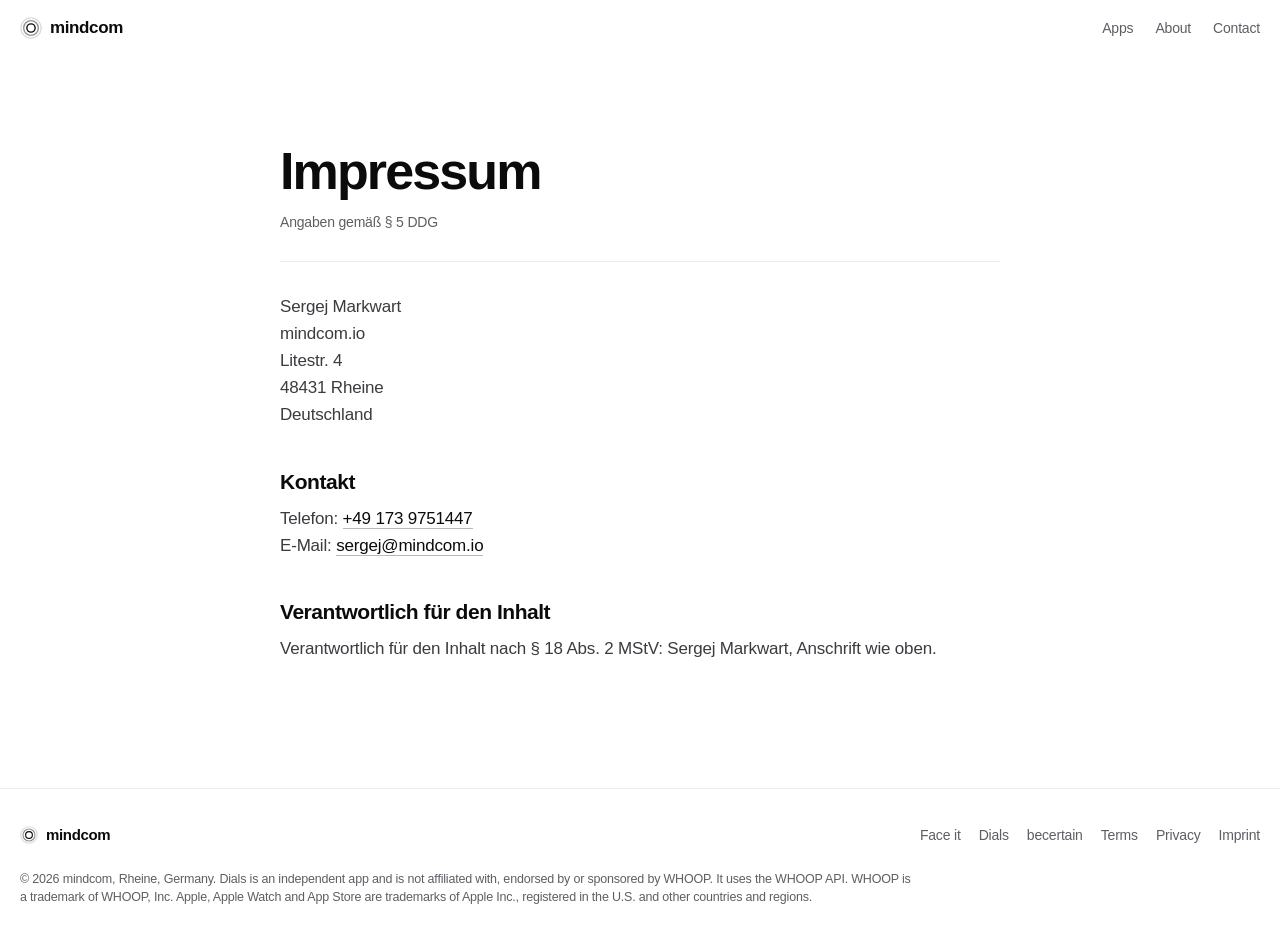
<file: imprint/index.html>
<!doctype html>
<html lang="de">
<head>
<title>Impressum · mindcom</title>
<meta name="description" content="Impressum von mindcom, Sergej Markwart, Rheine.">
<meta charset="utf-8">
<meta name="viewport" content="width=device-width, initial-scale=1, viewport-fit=cover">
<meta name="theme-color" content="#ffffff">
<link rel="icon" href="data:image/svg+xml,%3Csvg xmlns='http://www.w3.org/2000/svg' viewBox='0 0 32 32'%3E%3Crect width='32' height='32' rx='8' fill='%2308080a'/%3E%3Ccircle cx='16' cy='16' r='6' fill='none' stroke='%23f5f5f7' stroke-width='1.5'/%3E%3Ccircle cx='16' cy='16' r='10' fill='none' stroke='%23f5f5f7' stroke-width='1' opacity='.4'/%3E%3C/svg%3E">
<link rel="stylesheet" href="/assets/css/style.css?v=20261105a">
<script>document.documentElement.classList.add('js')</script>
<link rel="canonical" href="https://mindcom.io/imprint/">
</head>
<body>
<a class="skip" href="#main">Zum Inhalt</a>
<header class="nav" data-nav>
  <div class="wrap nav__in">
    <a class="logo" href="/" aria-label="mindcom home"><svg viewBox="0 0 24 24" fill="none" stroke="currentColor" stroke-width="1.5" aria-hidden="true"><circle cx="12" cy="12" r="4.5"/><circle cx="12" cy="12" r="8" opacity=".45"/><circle cx="12" cy="12" r="11" opacity=".15"/></svg><span>mindcom</span></a>
    <nav class="nav__links" aria-label="Primary">
      <a href="/#apps">Apps</a>
      <a href="/#about">About</a>
      <a href="/#contact">Contact</a>
    </nav>
  </div>
</header>
<main id="main" class="legal">
  <div class="wrap legal__inner">
    <h1>Impressum</h1>
    <div class="legal__meta">Angaben gemäß § 5 DDG</div>
    <div class="legal__body">
      <address>Sergej Markwart<br>mindcom.io<br>Litestr. 4<br>48431 Rheine<br>Deutschland</address>
      <h2>Kontakt</h2>
      <p>Telefon: <a href="tel:+491739751447">+49 173 9751447</a><br>E-Mail: <a href="mailto:sergej@mindcom.io">sergej@mindcom.io</a></p>
      <h2>Verantwortlich für den Inhalt</h2>
      <p>Verantwortlich für den Inhalt nach § 18 Abs. 2 MStV: Sergej Markwart, Anschrift wie oben.</p>
    </div>
  </div>
</main>
<footer class="footer">
  <div class="wrap">
    <div class="footer__top">
      <a class="logo" href="/" aria-label="mindcom home"><svg viewBox="0 0 24 24" fill="none" stroke="currentColor" stroke-width="1.5" aria-hidden="true"><circle cx="12" cy="12" r="4.5"/><circle cx="12" cy="12" r="8" opacity=".45"/><circle cx="12" cy="12" r="11" opacity=".15"/></svg><span>mindcom</span></a>
      <nav class="footer__nav" aria-label="Footer">
        <a href="https://getfaceit.com" rel="noopener">Face it</a>
        <a href="/dials/">Dials</a>
        <a href="https://becertain.app" rel="noopener">becertain</a>
        <a href="/terms-of-service">Terms</a>
        <a href="/privacy-policy">Privacy</a>
        <a href="/imprint/">Imprint</a>
      </nav>
    </div>
    <p class="footer__fine">© 2026 mindcom, Rheine, Germany. Dials is an independent app and is not affiliated with, endorsed by or sponsored by WHOOP. It uses the WHOOP API. WHOOP is a trademark of WHOOP, Inc. Apple, Apple Watch and App Store are trademarks of Apple Inc., registered in the U.S. and other countries and regions.</p>
  </div>
</footer>
<script src="/assets/js/app.js?v=20261104a" defer></script>
</body>
</html>
</file>
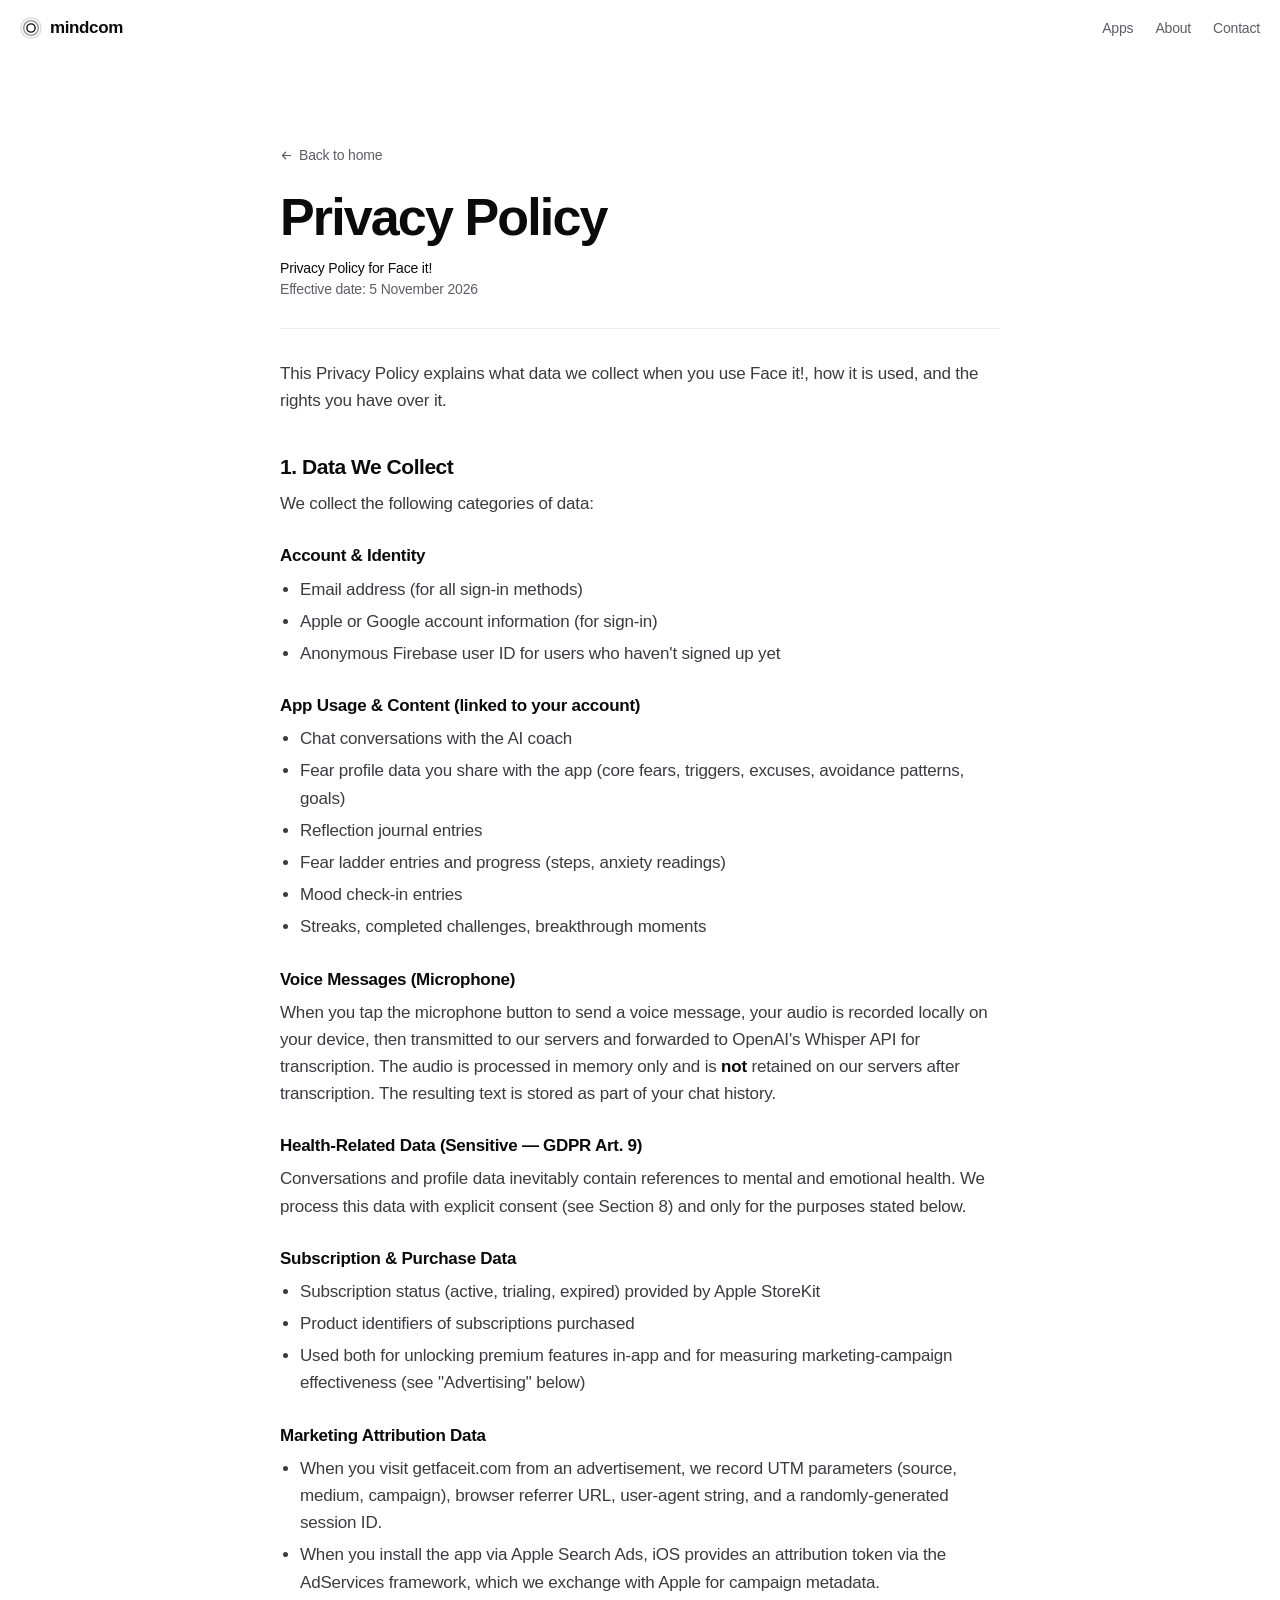
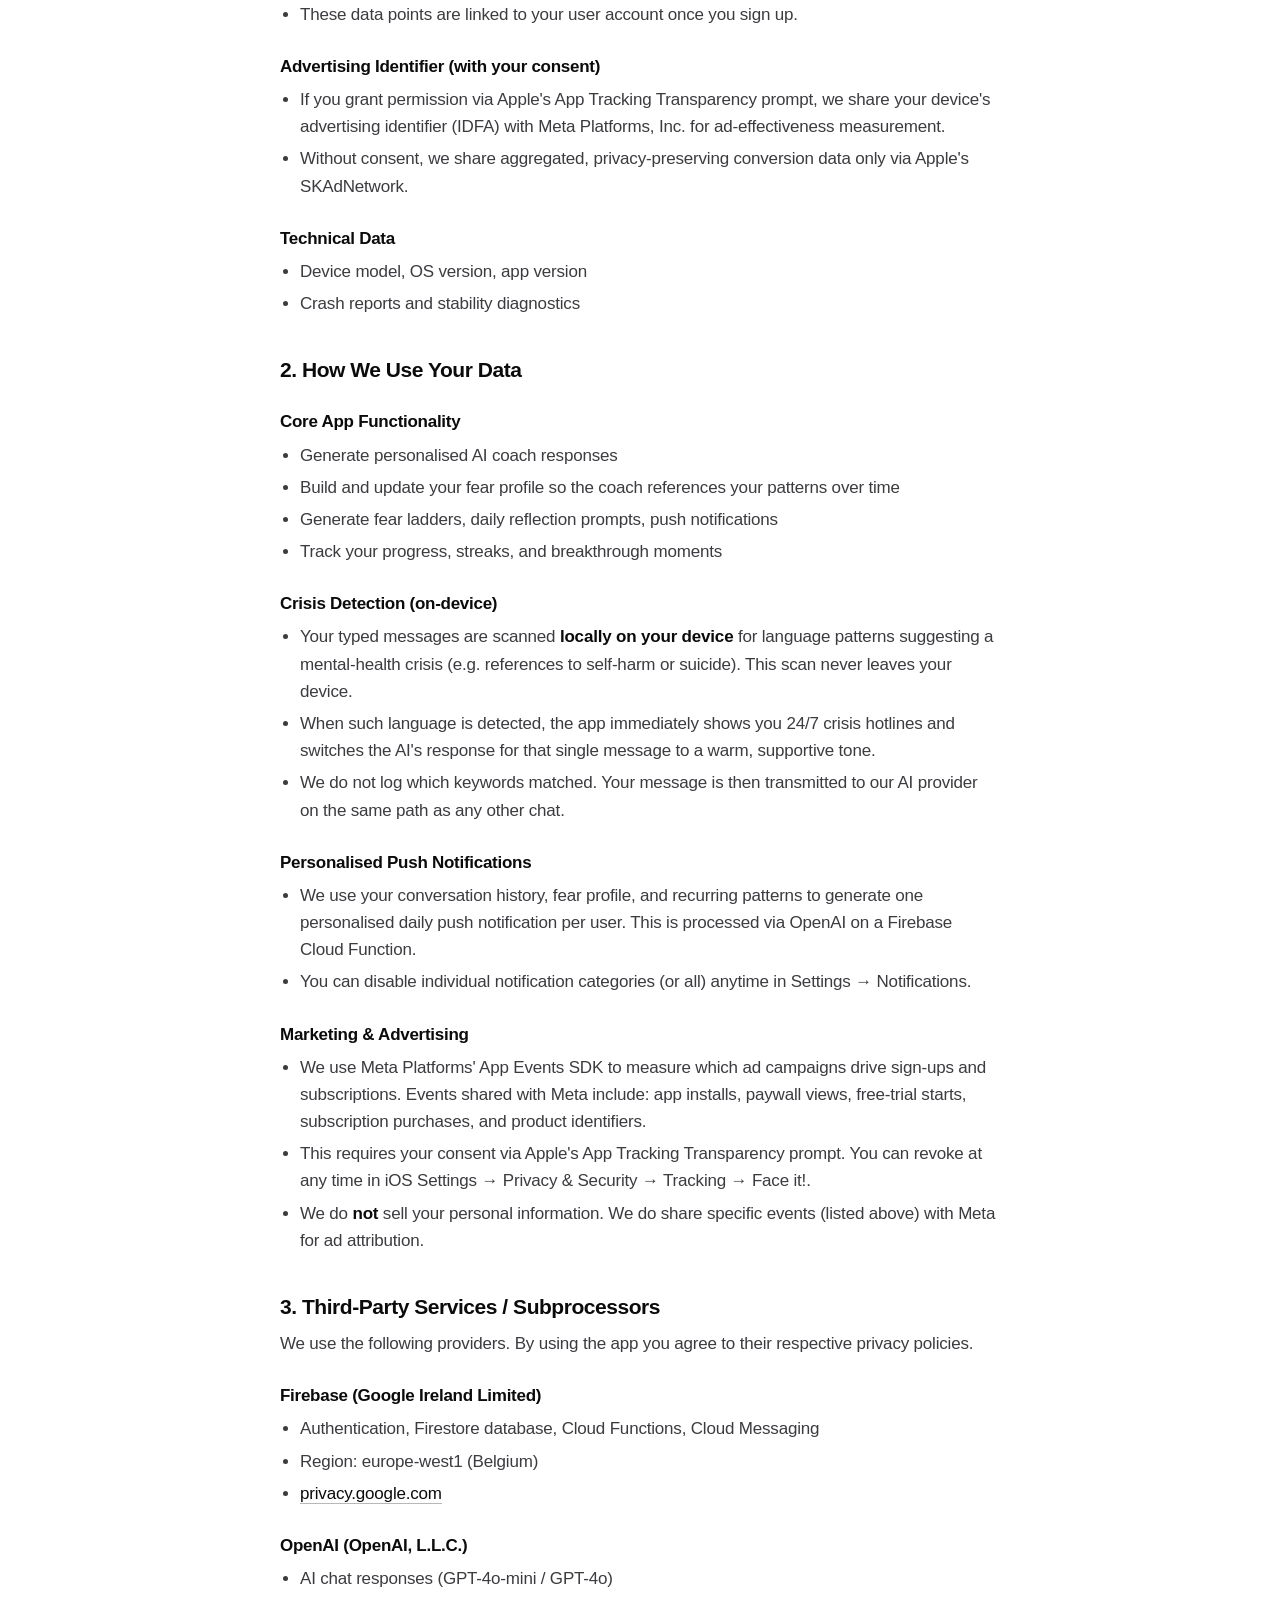
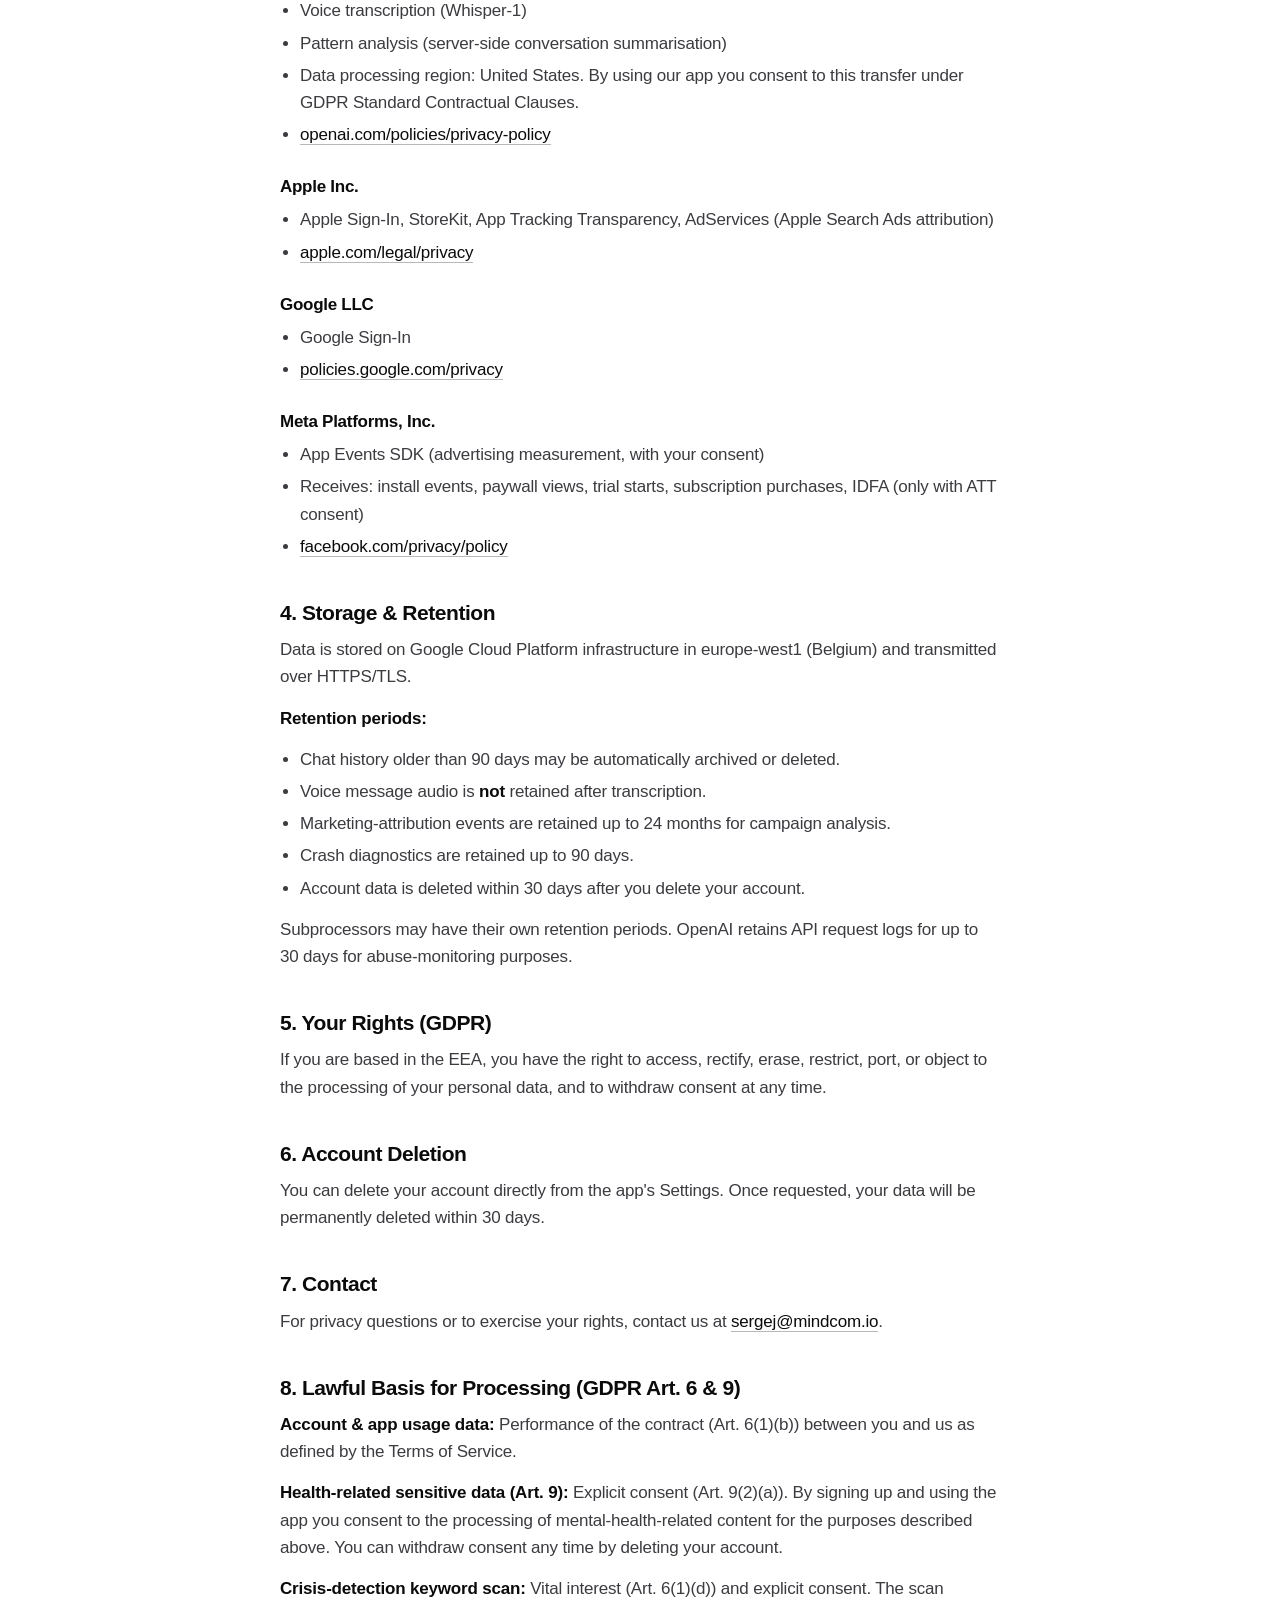
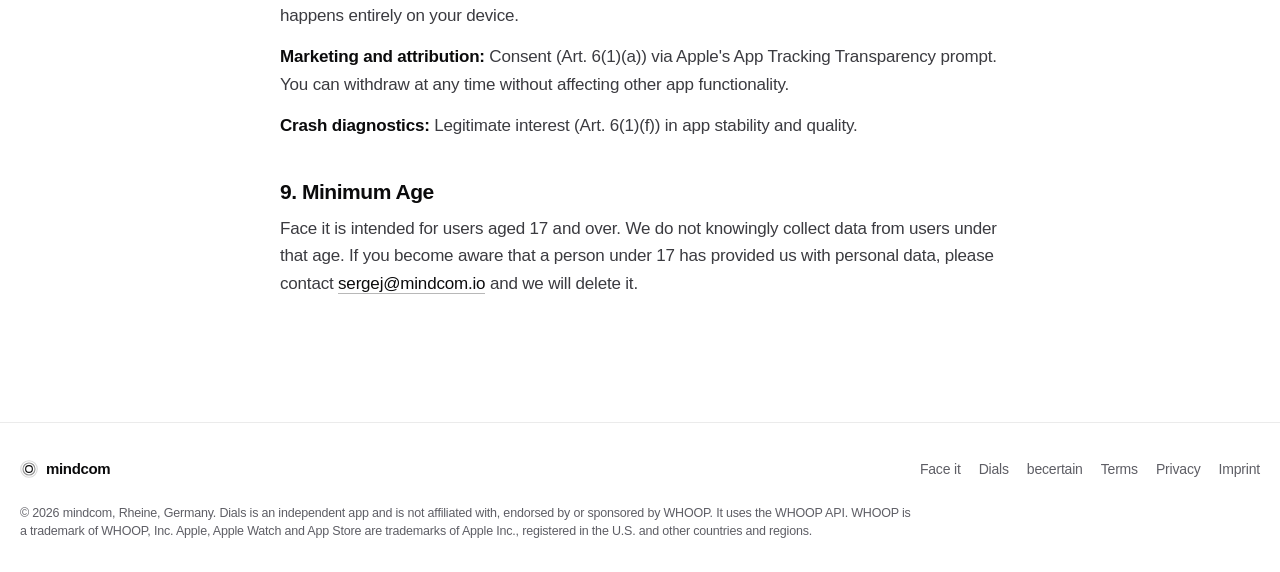
<file: privacy-policy/index.html>
<!doctype html>
<html lang="en">
<head>
<meta charset="utf-8" />
<meta name="viewport" content="width=device-width,initial-scale=1,viewport-fit=cover" />
<title>Privacy Policy · mindcom</title>
<meta name="description" content="Privacy Policy for Face it!" />
<meta name="theme-color" content="#ffffff">
<link rel="canonical" href="https://mindcom.io/privacy-policy" />
<link rel="icon" href="data:image/svg+xml,%3Csvg xmlns='http://www.w3.org/2000/svg' viewBox='0 0 32 32'%3E%3Crect width='32' height='32' rx='8' fill='%2308080a'/%3E%3Ccircle cx='16' cy='16' r='6' fill='none' stroke='%23f5f5f7' stroke-width='1.5'/%3E%3Ccircle cx='16' cy='16' r='10' fill='none' stroke='%23f5f5f7' stroke-width='1' opacity='.4'/%3E%3C/svg%3E" />
<link rel="stylesheet" href="/assets/css/style.css?v=20261105a">
<script>document.documentElement.classList.add('js')</script>
<script>document.documentElement.classList.add('js')</script>
<script>document.documentElement.classList.add('js')</script>
</head>
<body>
<a class="skip" href="#main">Skip to content</a>

<header class="nav" data-nav>
  <div class="wrap nav__in">
    <a class="logo" href="/" aria-label="mindcom home"><svg viewBox="0 0 24 24" fill="none" stroke="currentColor" stroke-width="1.5" aria-hidden="true"><circle cx="12" cy="12" r="4.5"/><circle cx="12" cy="12" r="8" opacity=".45"/><circle cx="12" cy="12" r="11" opacity=".15"/></svg><span>mindcom</span></a>
    <nav class="nav__links" aria-label="Primary">
      <a href="/#apps">Apps</a>
      <a href="/#about">About</a>
      <a href="/#contact">Contact</a>
    </nav>
  </div>
</header>

<main id="main" class="legal">

  <div class="wrap legal__inner">
    <a class="legal__back" href="/">
      <svg viewBox="0 0 16 16" width="13" height="13" aria-hidden="true"><path d="M13 8H3m4-4-4 4 4 4" fill="none" stroke="currentColor" stroke-width="1.5" stroke-linecap="round" stroke-linejoin="round"/></svg>
      Back to home
    </a>

    <h1>Privacy <em>Policy</em></h1>

    <div class="legal__meta">
      <strong>Privacy Policy for Face it!</strong><br />
      Effective date: 5 November 2026
    </div>

    <div class="legal__body">
      <p>
        This Privacy Policy explains what data we collect when you use Face it!,
        how it is used, and the rights you have over it.
      </p>

      <h2>1. Data We Collect</h2>

      <p>We collect the following categories of data:</p>

      <h3>Account &amp; Identity</h3>
      <ul>
        <li>Email address (for all sign-in methods)</li>
        <li>Apple or Google account information (for sign-in)</li>
        <li>Anonymous Firebase user ID for users who haven't signed up yet</li>
      </ul>

      <h3>App Usage &amp; Content (linked to your account)</h3>
      <ul>
        <li>Chat conversations with the AI coach</li>
        <li>
          Fear profile data you share with the app (core fears, triggers,
          excuses, avoidance patterns, goals)
        </li>
        <li>Reflection journal entries</li>
        <li>Fear ladder entries and progress (steps, anxiety readings)</li>
        <li>Mood check-in entries</li>
        <li>Streaks, completed challenges, breakthrough moments</li>
      </ul>

      <h3>Voice Messages (Microphone)</h3>
      <p>
        When you tap the microphone button to send a voice message, your audio
        is recorded locally on your device, then transmitted to our servers and
        forwarded to OpenAI's Whisper API for transcription. The audio is
        processed in memory only and is <strong>not</strong> retained on our
        servers after transcription. The resulting text is stored as part of
        your chat history.
      </p>

      <h3>Health-Related Data (Sensitive — GDPR Art. 9)</h3>
      <p>
        Conversations and profile data inevitably contain references to mental
        and emotional health. We process this data with explicit consent (see
        Section 8) and only for the purposes stated below.
      </p>

      <h3>Subscription &amp; Purchase Data</h3>
      <ul>
        <li>Subscription status (active, trialing, expired) provided by Apple StoreKit</li>
        <li>Product identifiers of subscriptions purchased</li>
        <li>
          Used both for unlocking premium features in-app and for measuring
          marketing-campaign effectiveness (see "Advertising" below)
        </li>
      </ul>

      <h3>Marketing Attribution Data</h3>
      <ul>
        <li>
          When you visit getfaceit.com from an advertisement, we record UTM
          parameters (source, medium, campaign), browser referrer URL,
          user-agent string, and a randomly-generated session ID.
        </li>
        <li>
          When you install the app via Apple Search Ads, iOS provides an
          attribution token via the AdServices framework, which we exchange
          with Apple for campaign metadata.
        </li>
        <li>These data points are linked to your user account once you sign up.</li>
      </ul>

      <h3>Advertising Identifier (with your consent)</h3>
      <ul>
        <li>
          If you grant permission via Apple's App Tracking Transparency prompt,
          we share your device's advertising identifier (IDFA) with Meta
          Platforms, Inc. for ad-effectiveness measurement.
        </li>
        <li>
          Without consent, we share aggregated, privacy-preserving conversion
          data only via Apple's SKAdNetwork.
        </li>
      </ul>

      <h3>Technical Data</h3>
      <ul>
        <li>Device model, OS version, app version</li>
        <li>Crash reports and stability diagnostics</li>
      </ul>

      <h2>2. How We Use Your Data</h2>

      <h3>Core App Functionality</h3>
      <ul>
        <li>Generate personalised AI coach responses</li>
        <li>
          Build and update your fear profile so the coach references your
          patterns over time
        </li>
        <li>Generate fear ladders, daily reflection prompts, push notifications</li>
        <li>Track your progress, streaks, and breakthrough moments</li>
      </ul>

      <h3>Crisis Detection (on-device)</h3>
      <ul>
        <li>
          Your typed messages are scanned <strong>locally on your device</strong>
          for language patterns suggesting a mental-health crisis (e.g.
          references to self-harm or suicide). This scan never leaves your
          device.
        </li>
        <li>
          When such language is detected, the app immediately shows you 24/7
          crisis hotlines and switches the AI's response for that single
          message to a warm, supportive tone.
        </li>
        <li>
          We do not log which keywords matched. Your message is then transmitted
          to our AI provider on the same path as any other chat.
        </li>
      </ul>

      <h3>Personalised Push Notifications</h3>
      <ul>
        <li>
          We use your conversation history, fear profile, and recurring patterns
          to generate one personalised daily push notification per user. This is
          processed via OpenAI on a Firebase Cloud Function.
        </li>
        <li>
          You can disable individual notification categories (or all) anytime
          in Settings → Notifications.
        </li>
      </ul>

      <h3>Marketing &amp; Advertising</h3>
      <ul>
        <li>
          We use Meta Platforms' App Events SDK to measure which ad campaigns
          drive sign-ups and subscriptions. Events shared with Meta include:
          app installs, paywall views, free-trial starts, subscription
          purchases, and product identifiers.
        </li>
        <li>
          This requires your consent via Apple's App Tracking Transparency
          prompt. You can revoke at any time in iOS Settings → Privacy &amp;
          Security → Tracking → Face it!.
        </li>
        <li>
          We do <strong>not</strong> sell your personal information. We do
          share specific events (listed above) with Meta for ad attribution.
        </li>
      </ul>

      <h2>3. Third-Party Services / Subprocessors</h2>
      <p>
        We use the following providers. By using the app you agree to their
        respective privacy policies.
      </p>

      <h3>Firebase (Google Ireland Limited)</h3>
      <ul>
        <li>Authentication, Firestore database, Cloud Functions, Cloud Messaging</li>
        <li>Region: europe-west1 (Belgium)</li>
        <li><a href="https://privacy.google.com" target="_blank" rel="noopener">privacy.google.com</a></li>
      </ul>

      <h3>OpenAI (OpenAI, L.L.C.)</h3>
      <ul>
        <li>AI chat responses (GPT-4o-mini / GPT-4o)</li>
        <li>Voice transcription (Whisper-1)</li>
        <li>Pattern analysis (server-side conversation summarisation)</li>
        <li>
          Data processing region: United States. By using our app you consent
          to this transfer under GDPR Standard Contractual Clauses.
        </li>
        <li><a href="https://openai.com/policies/privacy-policy" target="_blank" rel="noopener">openai.com/policies/privacy-policy</a></li>
      </ul>

      <h3>Apple Inc.</h3>
      <ul>
        <li>Apple Sign-In, StoreKit, App Tracking Transparency, AdServices (Apple Search Ads attribution)</li>
        <li><a href="https://apple.com/legal/privacy" target="_blank" rel="noopener">apple.com/legal/privacy</a></li>
      </ul>

      <h3>Google LLC</h3>
      <ul>
        <li>Google Sign-In</li>
        <li><a href="https://policies.google.com/privacy" target="_blank" rel="noopener">policies.google.com/privacy</a></li>
      </ul>

      <h3>Meta Platforms, Inc.</h3>
      <ul>
        <li>App Events SDK (advertising measurement, with your consent)</li>
        <li>
          Receives: install events, paywall views, trial starts, subscription
          purchases, IDFA (only with ATT consent)
        </li>
        <li><a href="https://www.facebook.com/privacy/policy" target="_blank" rel="noopener">facebook.com/privacy/policy</a></li>
      </ul>

      <h2>4. Storage &amp; Retention</h2>
      <p>
        Data is stored on Google Cloud Platform infrastructure in europe-west1
        (Belgium) and transmitted over HTTPS/TLS.
      </p>
      <p><strong>Retention periods:</strong></p>
      <ul>
        <li>Chat history older than 90 days may be automatically archived or deleted.</li>
        <li>Voice message audio is <strong>not</strong> retained after transcription.</li>
        <li>Marketing-attribution events are retained up to 24 months for campaign analysis.</li>
        <li>Crash diagnostics are retained up to 90 days.</li>
        <li>Account data is deleted within 30 days after you delete your account.</li>
      </ul>
      <p>
        Subprocessors may have their own retention periods. OpenAI retains API
        request logs for up to 30 days for abuse-monitoring purposes.
      </p>

      <h2>5. Your Rights (GDPR)</h2>
      <p>
        If you are based in the EEA, you have the right to access, rectify,
        erase, restrict, port, or object to the processing of your personal
        data, and to withdraw consent at any time.
      </p>

      <h2>6. Account Deletion</h2>
      <p>
        You can delete your account directly from the app's Settings. Once
        requested, your data will be permanently deleted within 30 days.
      </p>

      <h2>7. Contact</h2>
      <p>
        For privacy questions or to exercise your rights, contact us at
        <a href="mailto:sergej@mindcom.io">sergej@mindcom.io</a>.
      </p>

      <h2>8. Lawful Basis for Processing (GDPR Art. 6 &amp; 9)</h2>
      <p>
        <strong>Account &amp; app usage data:</strong> Performance of the
        contract (Art. 6(1)(b)) between you and us as defined by the Terms of
        Service.
      </p>
      <p>
        <strong>Health-related sensitive data (Art. 9):</strong> Explicit
        consent (Art. 9(2)(a)). By signing up and using the app you consent to
        the processing of mental-health-related content for the purposes
        described above. You can withdraw consent any time by deleting your
        account.
      </p>
      <p>
        <strong>Crisis-detection keyword scan:</strong> Vital interest
        (Art. 6(1)(d)) and explicit consent. The scan happens entirely on your
        device.
      </p>
      <p>
        <strong>Marketing and attribution:</strong> Consent (Art. 6(1)(a)) via
        Apple's App Tracking Transparency prompt. You can withdraw at any time
        without affecting other app functionality.
      </p>
      <p>
        <strong>Crash diagnostics:</strong> Legitimate interest (Art. 6(1)(f))
        in app stability and quality.
      </p>

      <h2>9. Minimum Age</h2>
      <p>
        Face it is intended for users aged 17 and over. We do not knowingly
        collect data from users under that age. If you become aware that a
        person under 17 has provided us with personal data, please contact
        <a href="mailto:sergej@mindcom.io">sergej@mindcom.io</a> and we will
        delete it.
      </p>
    </div>
  </div>
</main>

<footer class="footer">
  <div class="wrap">
    <div class="footer__top">
      <a class="logo" href="/" aria-label="mindcom home"><svg viewBox="0 0 24 24" fill="none" stroke="currentColor" stroke-width="1.5" aria-hidden="true"><circle cx="12" cy="12" r="4.5"/><circle cx="12" cy="12" r="8" opacity=".45"/><circle cx="12" cy="12" r="11" opacity=".15"/></svg><span>mindcom</span></a>
      <nav class="footer__nav" aria-label="Footer">
        <a href="https://getfaceit.com" rel="noopener">Face it</a>
        <a href="/dials/">Dials</a>
        <a href="https://becertain.app" rel="noopener">becertain</a>
        <a href="/terms-of-service">Terms</a>
        <a href="/privacy-policy">Privacy</a>
        <a href="/imprint/">Imprint</a>
      </nav>
    </div>
    <p class="footer__fine">© 2026 mindcom, Rheine, Germany. Dials is an independent app and is not affiliated with, endorsed by or sponsored by WHOOP. It uses the WHOOP API. WHOOP is a trademark of WHOOP, Inc. Apple, Apple Watch and App Store are trademarks of Apple Inc., registered in the U.S. and other countries and regions.</p>
  </div>
</footer>

<script src="/assets/js/app.js?v=20261104a" defer></script>
</body>
</html>
</file>
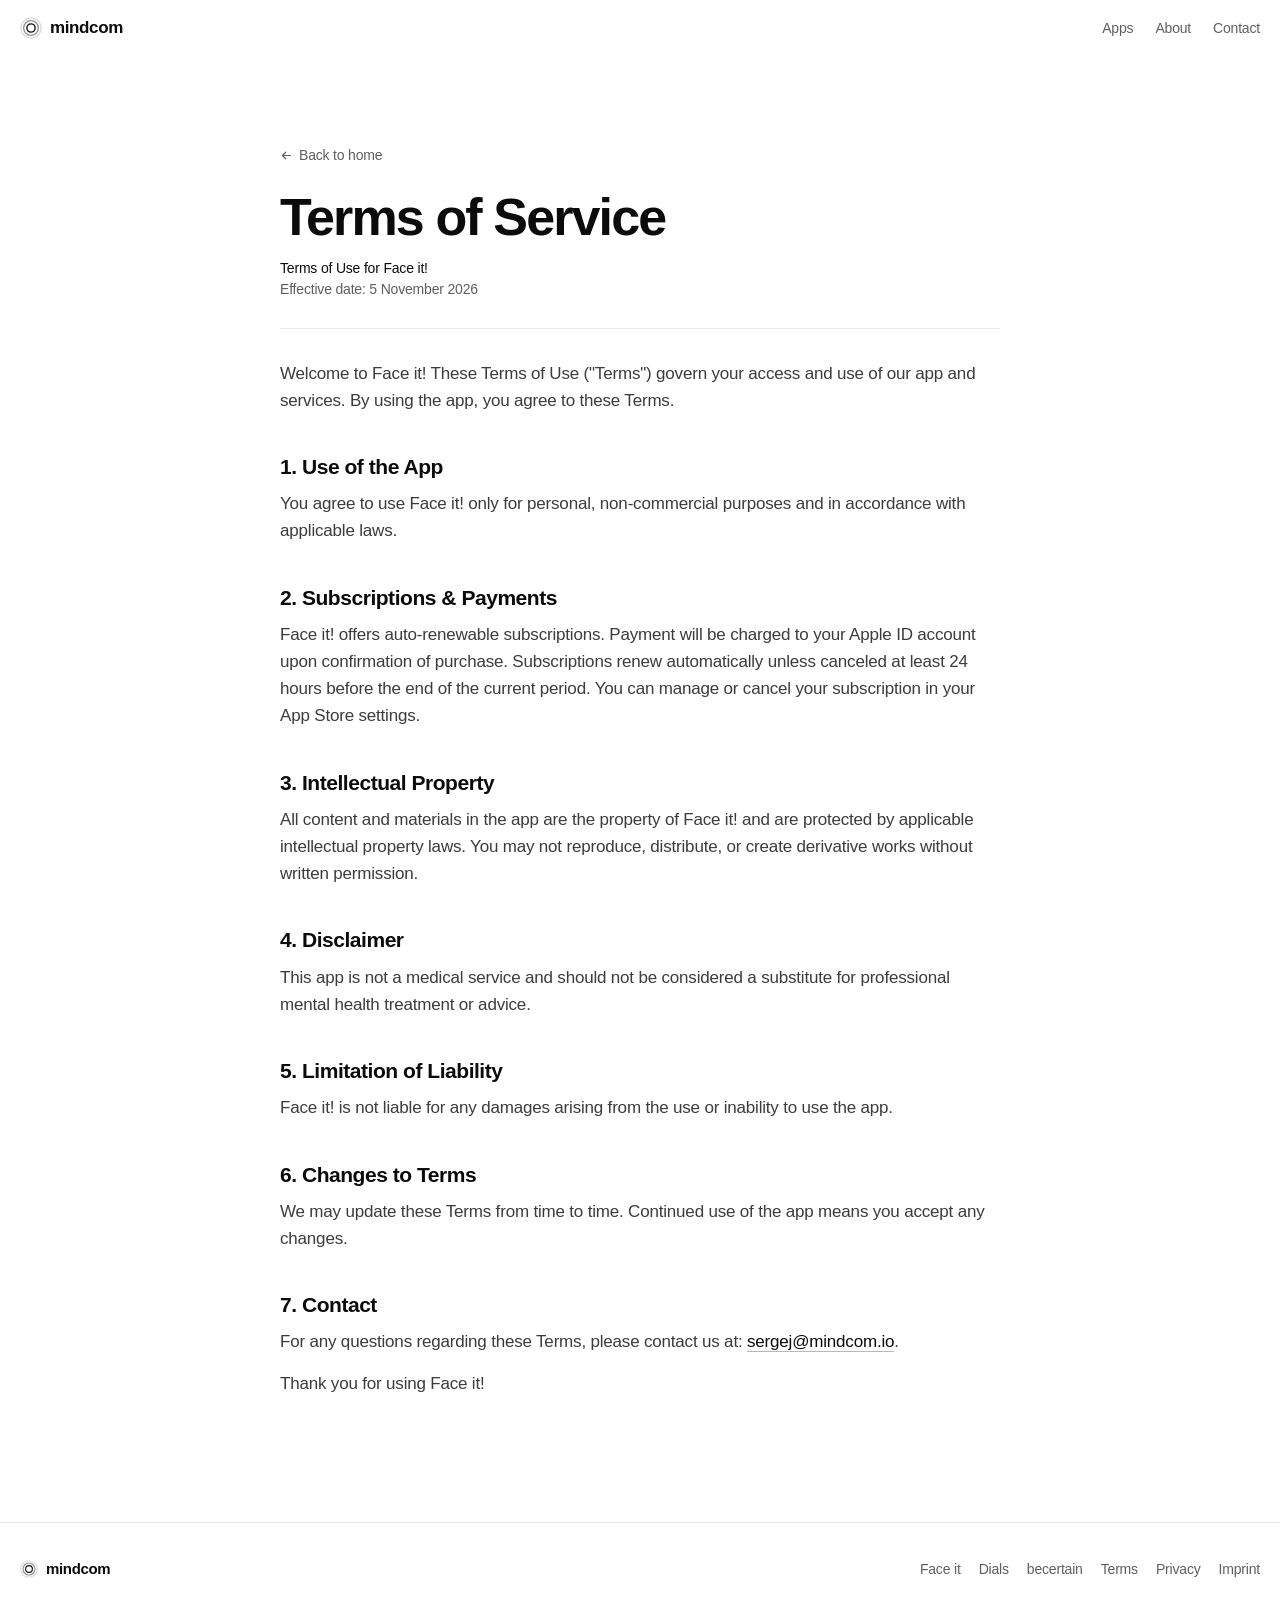
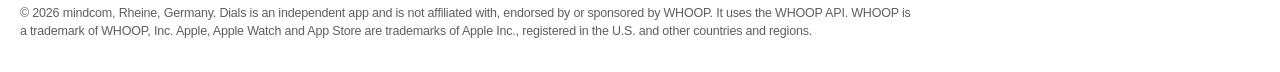
<file: terms-of-service/index.html>
<!doctype html>
<html lang="en">
<head>
<meta charset="utf-8" />
<meta name="viewport" content="width=device-width,initial-scale=1,viewport-fit=cover" />
<title>Terms of Service · mindcom</title>
<meta name="description" content="Terms of Use for Face it!" />
<meta name="theme-color" content="#ffffff">
<link rel="canonical" href="https://mindcom.io/terms-of-service" />
<link rel="icon" href="data:image/svg+xml,%3Csvg xmlns='http://www.w3.org/2000/svg' viewBox='0 0 32 32'%3E%3Crect width='32' height='32' rx='8' fill='%2308080a'/%3E%3Ccircle cx='16' cy='16' r='6' fill='none' stroke='%23f5f5f7' stroke-width='1.5'/%3E%3Ccircle cx='16' cy='16' r='10' fill='none' stroke='%23f5f5f7' stroke-width='1' opacity='.4'/%3E%3C/svg%3E" />
<link rel="stylesheet" href="/assets/css/style.css?v=20261105a">
<script>document.documentElement.classList.add('js')</script>
<script>document.documentElement.classList.add('js')</script>
<script>document.documentElement.classList.add('js')</script>
</head>
<body>
<a class="skip" href="#main">Skip to content</a>

<header class="nav" data-nav>
  <div class="wrap nav__in">
    <a class="logo" href="/" aria-label="mindcom home"><svg viewBox="0 0 24 24" fill="none" stroke="currentColor" stroke-width="1.5" aria-hidden="true"><circle cx="12" cy="12" r="4.5"/><circle cx="12" cy="12" r="8" opacity=".45"/><circle cx="12" cy="12" r="11" opacity=".15"/></svg><span>mindcom</span></a>
    <nav class="nav__links" aria-label="Primary">
      <a href="/#apps">Apps</a>
      <a href="/#about">About</a>
      <a href="/#contact">Contact</a>
    </nav>
  </div>
</header>

<main id="main" class="legal">

  <div class="wrap legal__inner">
    <a class="legal__back" href="/">
      <svg viewBox="0 0 16 16" width="13" height="13" aria-hidden="true"><path d="M13 8H3m4-4-4 4 4 4" fill="none" stroke="currentColor" stroke-width="1.5" stroke-linecap="round" stroke-linejoin="round"/></svg>
      Back to home
    </a>

    <h1>Terms of <em>Service</em></h1>

    <div class="legal__meta">
      <strong>Terms of Use for Face it!</strong><br />
      Effective date: 5 November 2026
    </div>

    <div class="legal__body">
      <p>
        Welcome to Face it! These Terms of Use ("Terms")
        govern your access and use of our app and services. By using the app,
        you agree to these Terms.
      </p>

      <h2>1. Use of the App</h2>
      <p>
        You agree to use Face it! only for personal,
        non-commercial purposes and in accordance with applicable laws.
      </p>

      <h2>2. Subscriptions &amp; Payments</h2>
      <p>
        Face it! offers auto-renewable subscriptions. Payment
        will be charged to your Apple ID account upon confirmation of purchase.
        Subscriptions renew automatically unless canceled at least 24 hours
        before the end of the current period. You can manage or cancel your
        subscription in your App Store settings.
      </p>

      <h2>3. Intellectual Property</h2>
      <p>
        All content and materials in the app are the property of Face it!
        and are protected by applicable intellectual property
        laws. You may not reproduce, distribute, or create derivative works
        without written permission.
      </p>

      <h2>4. Disclaimer</h2>
      <p>
        This app is not a medical service and should not be considered a
        substitute for professional mental health treatment or advice.
      </p>

      <h2>5. Limitation of Liability</h2>
      <p>
        Face it! is not liable for any damages arising from
        the use or inability to use the app.
      </p>

      <h2>6. Changes to Terms</h2>
      <p>
        We may update these Terms from time to time. Continued use of the app
        means you accept any changes.
      </p>

      <h2>7. Contact</h2>
      <p>
        For any questions regarding these Terms, please contact us at:
        <a href="mailto:sergej@mindcom.io">sergej@mindcom.io</a>.
      </p>

      <p>Thank you for using Face it!</p>
    </div>
  </div>
</main>

<footer class="footer">
  <div class="wrap">
    <div class="footer__top">
      <a class="logo" href="/" aria-label="mindcom home"><svg viewBox="0 0 24 24" fill="none" stroke="currentColor" stroke-width="1.5" aria-hidden="true"><circle cx="12" cy="12" r="4.5"/><circle cx="12" cy="12" r="8" opacity=".45"/><circle cx="12" cy="12" r="11" opacity=".15"/></svg><span>mindcom</span></a>
      <nav class="footer__nav" aria-label="Footer">
        <a href="https://getfaceit.com" rel="noopener">Face it</a>
        <a href="/dials/">Dials</a>
        <a href="https://becertain.app" rel="noopener">becertain</a>
        <a href="/terms-of-service">Terms</a>
        <a href="/privacy-policy">Privacy</a>
        <a href="/imprint/">Imprint</a>
      </nav>
    </div>
    <p class="footer__fine">© 2026 mindcom, Rheine, Germany. Dials is an independent app and is not affiliated with, endorsed by or sponsored by WHOOP. It uses the WHOOP API. WHOOP is a trademark of WHOOP, Inc. Apple, Apple Watch and App Store are trademarks of Apple Inc., registered in the U.S. and other countries and regions.</p>
  </div>
</footer>

<script src="/assets/js/app.js?v=20261104a" defer></script>
</body>
</html>
</file>
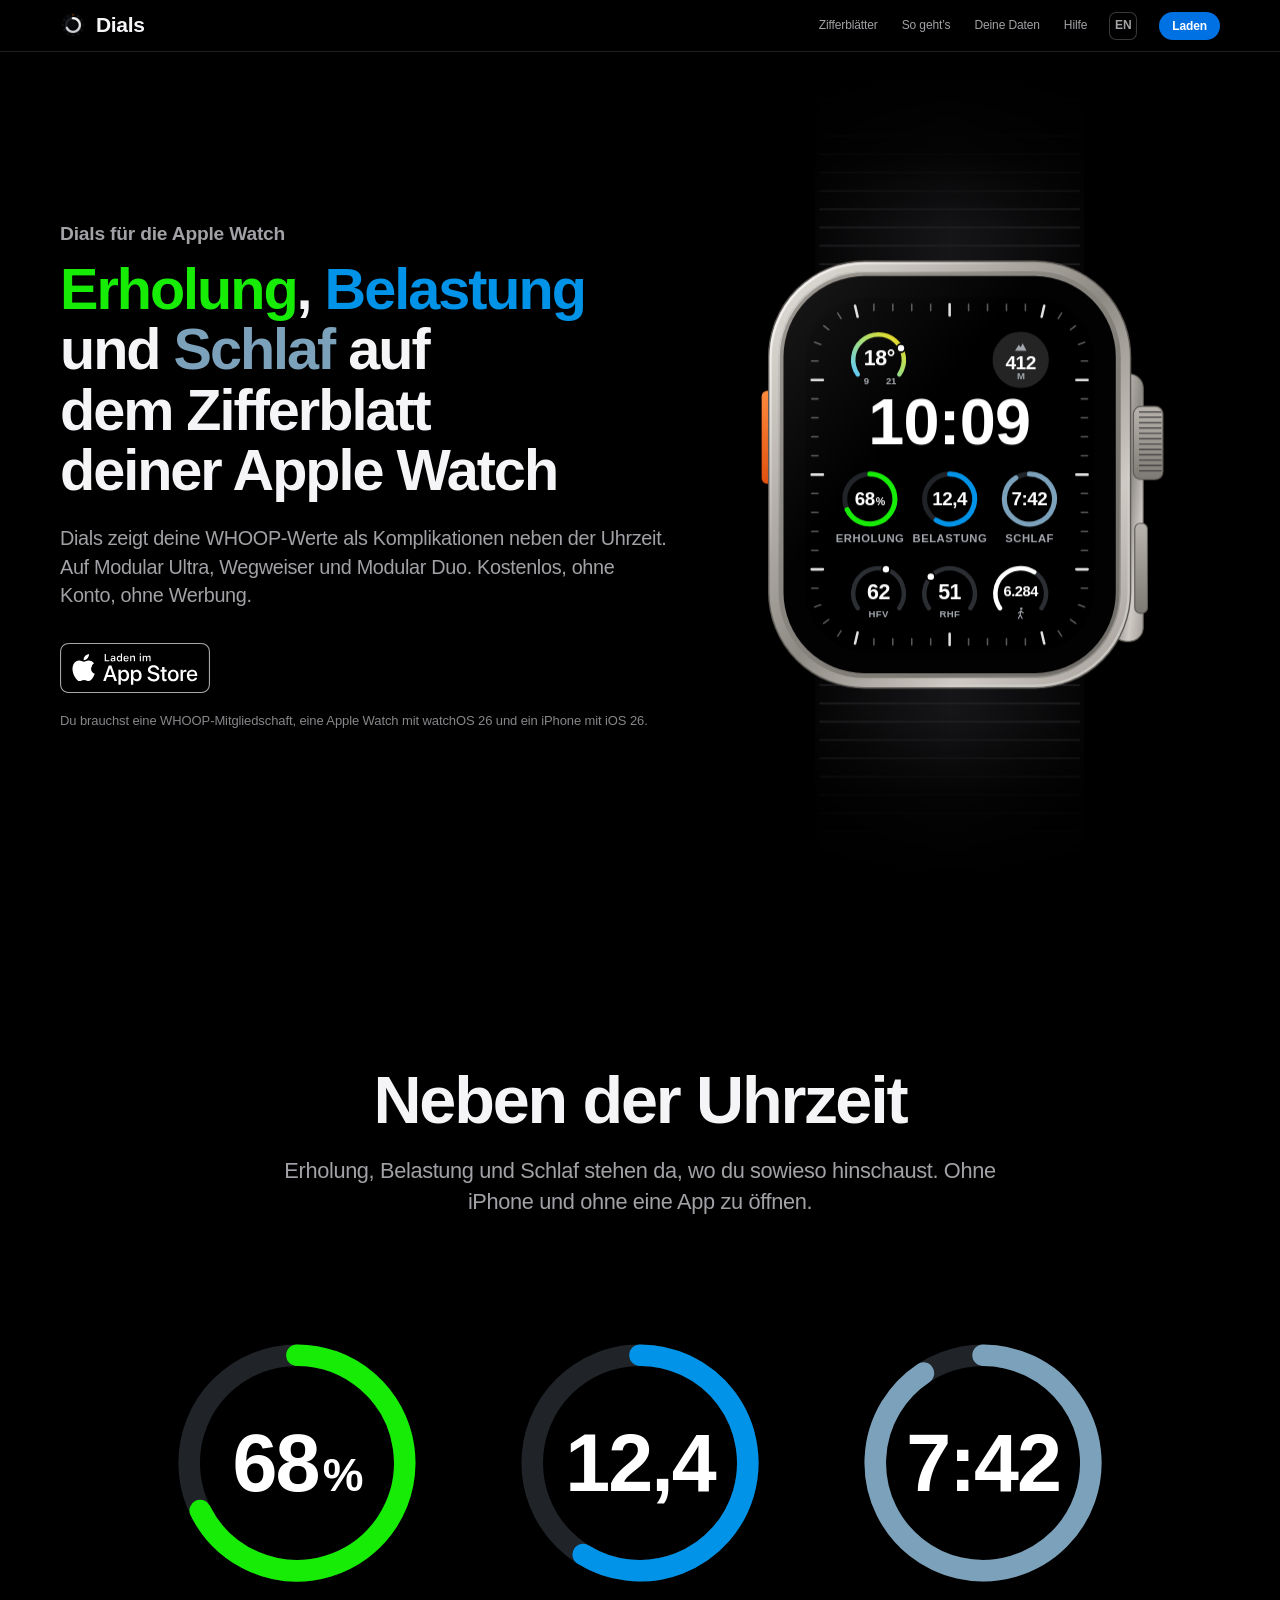
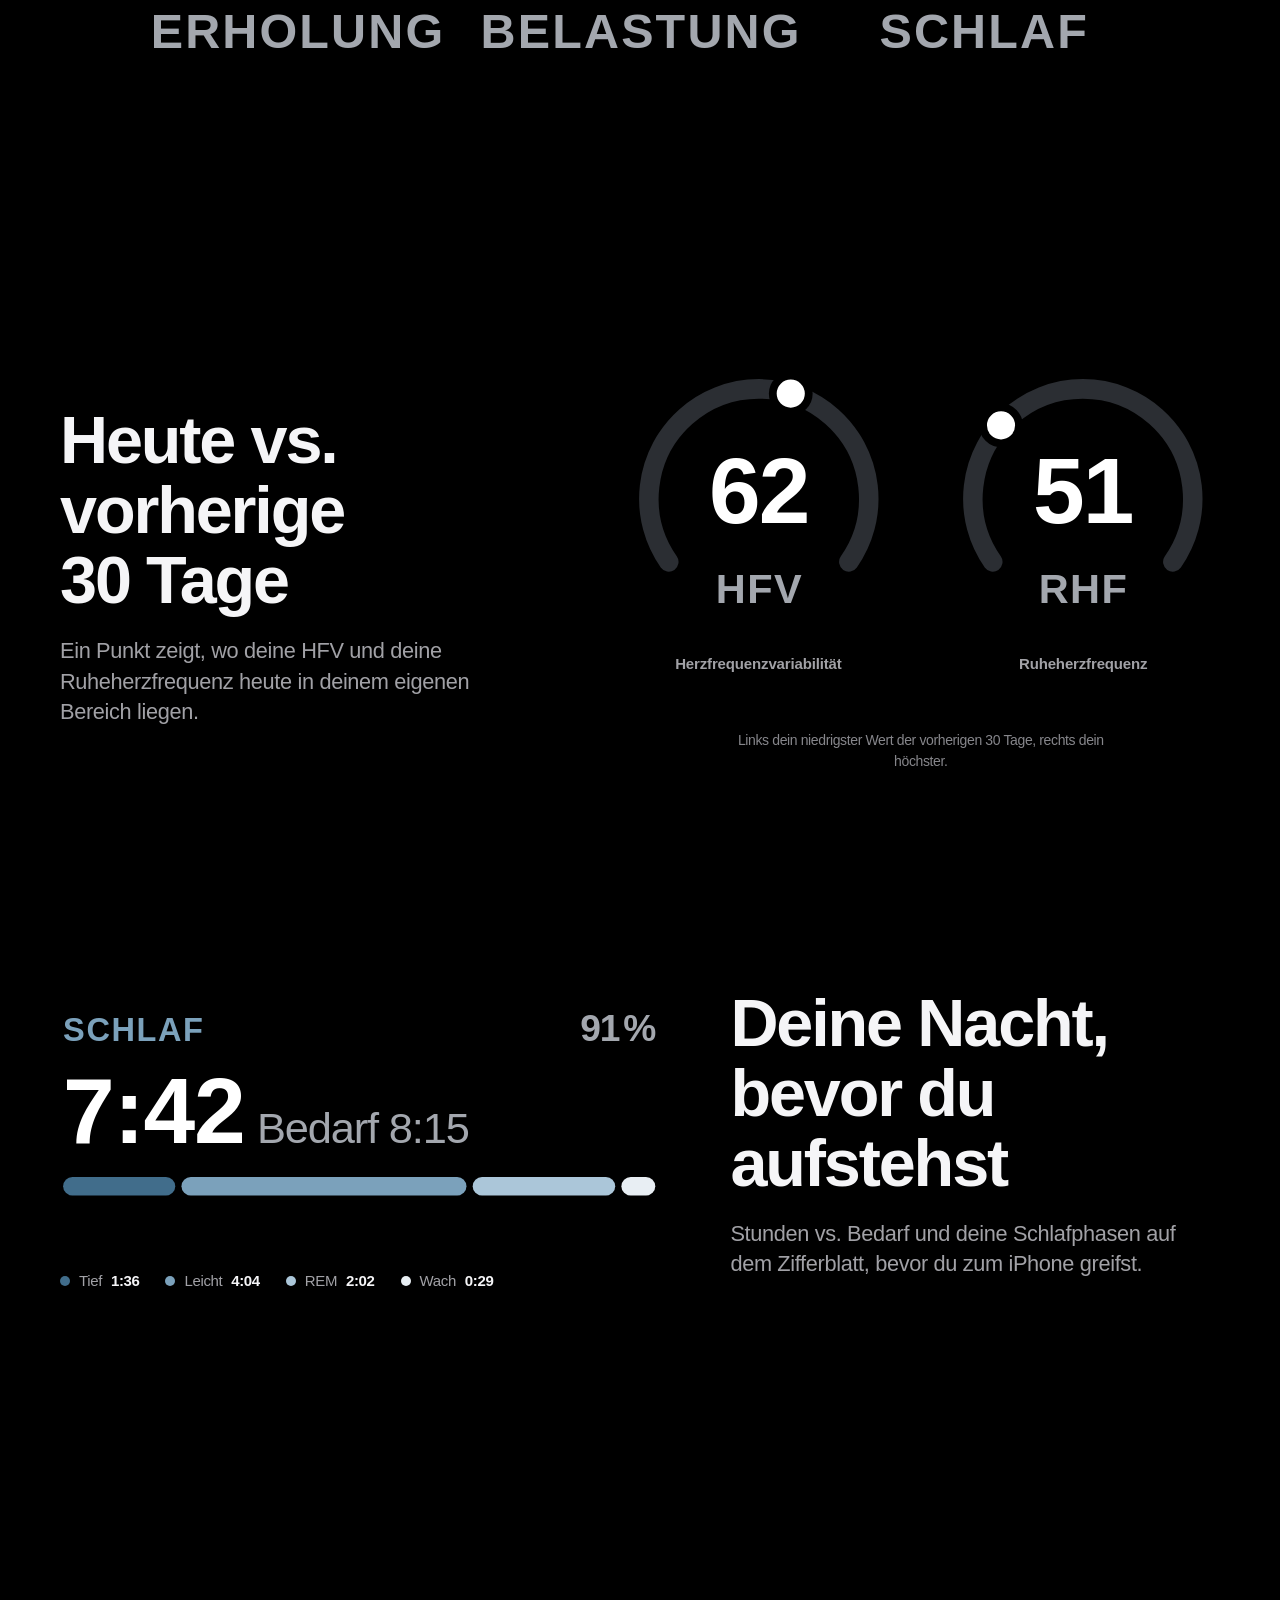
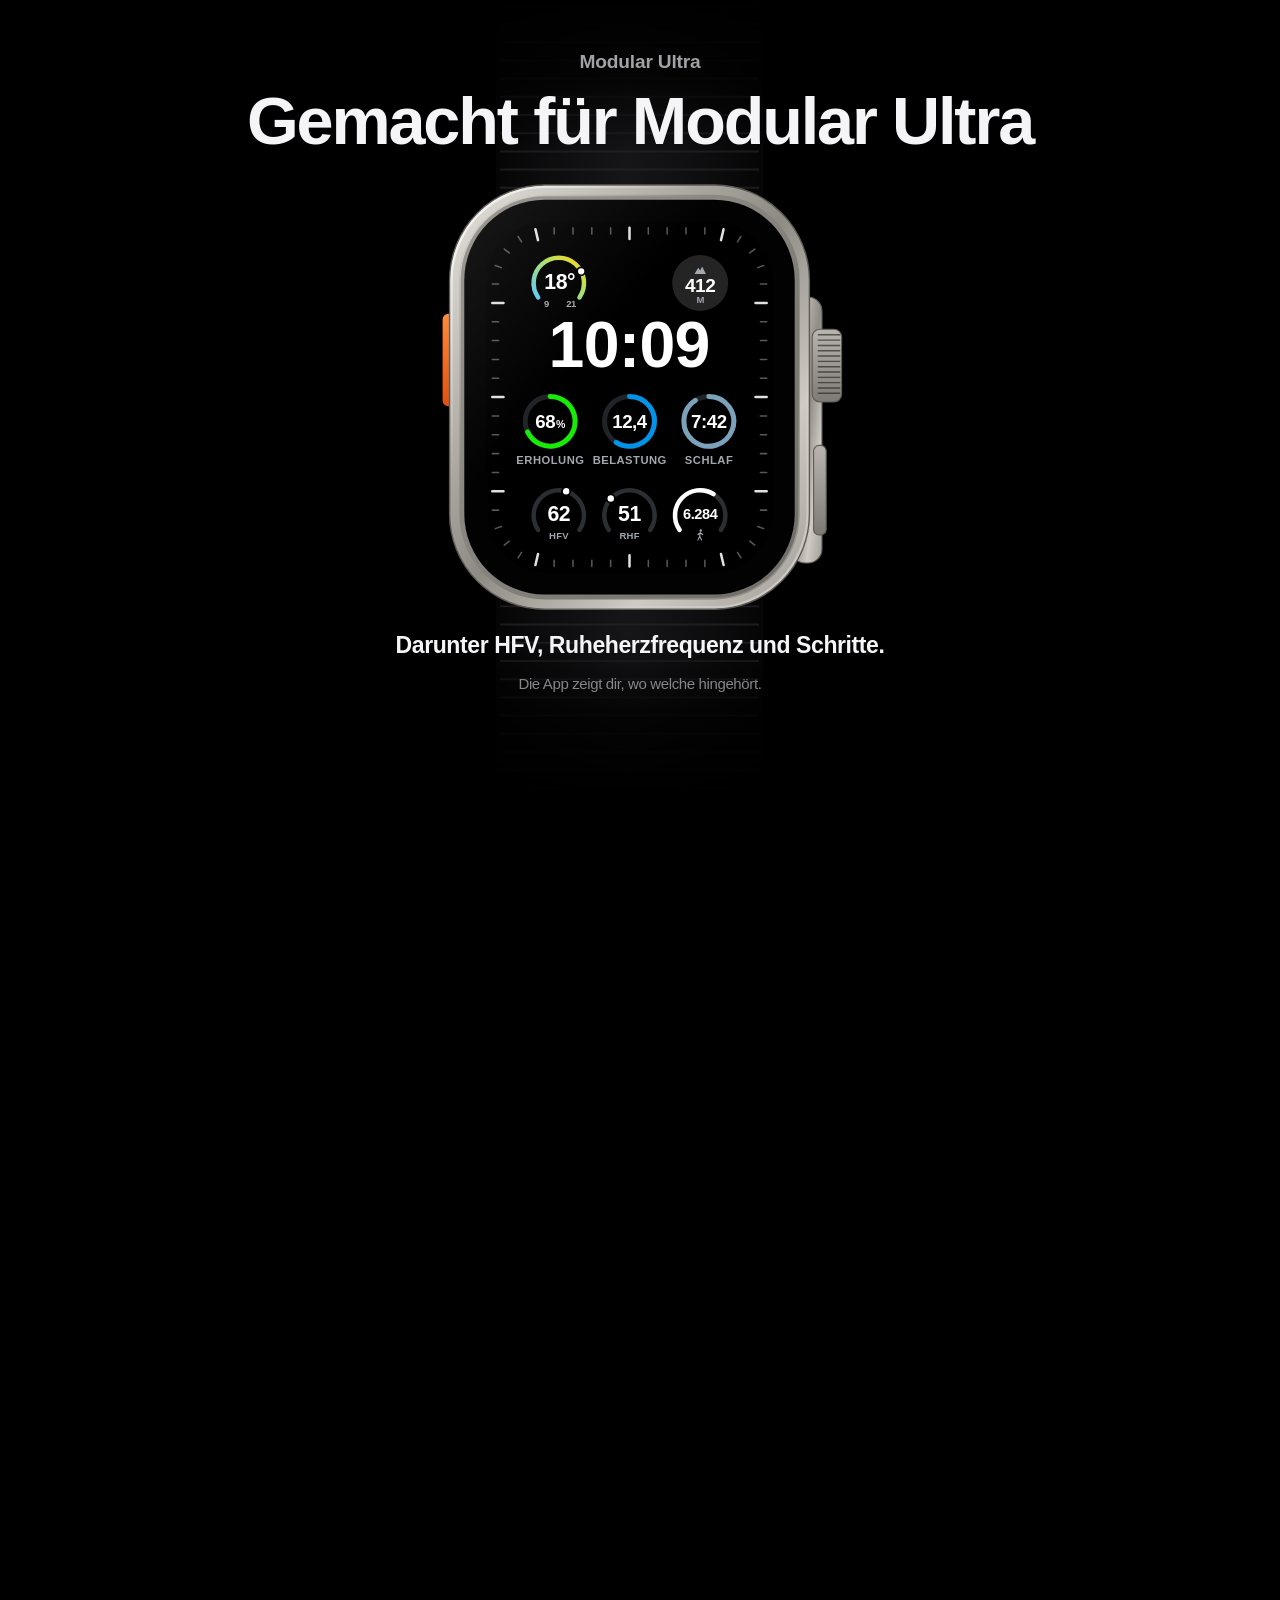
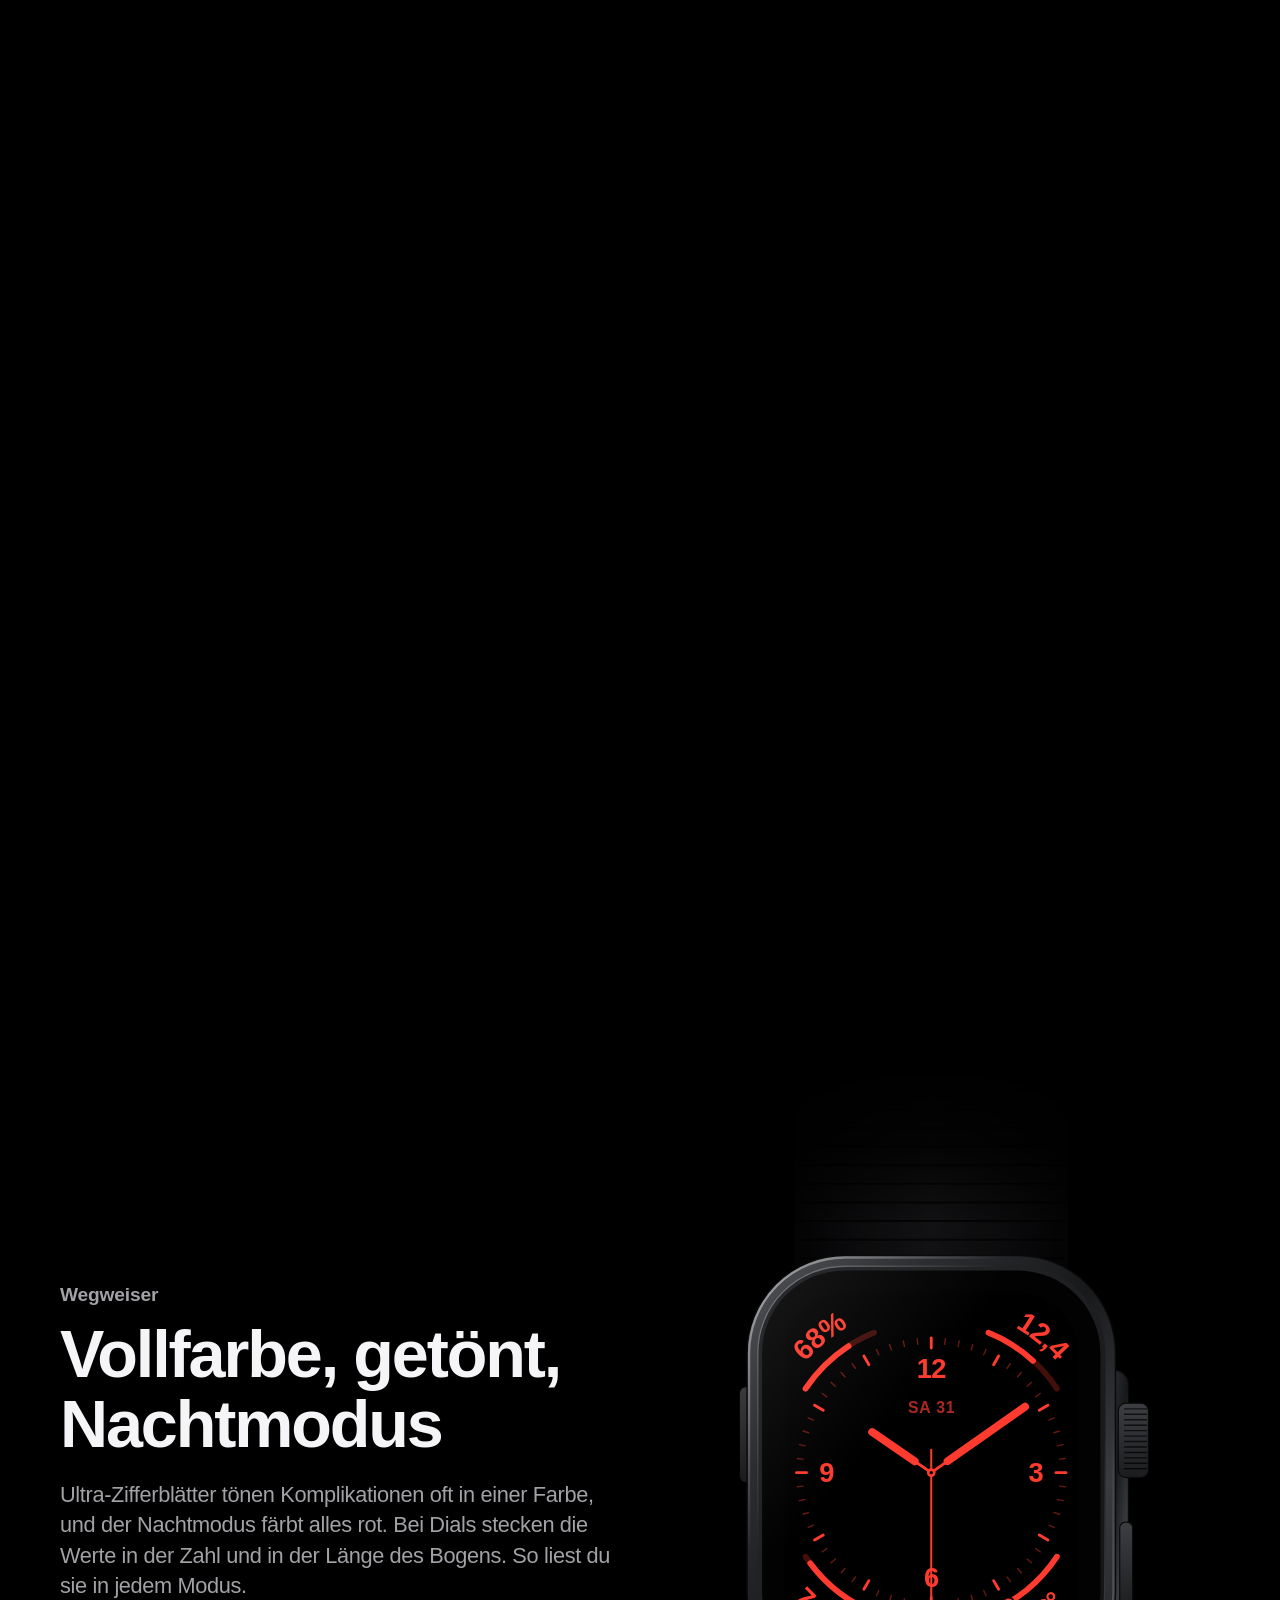
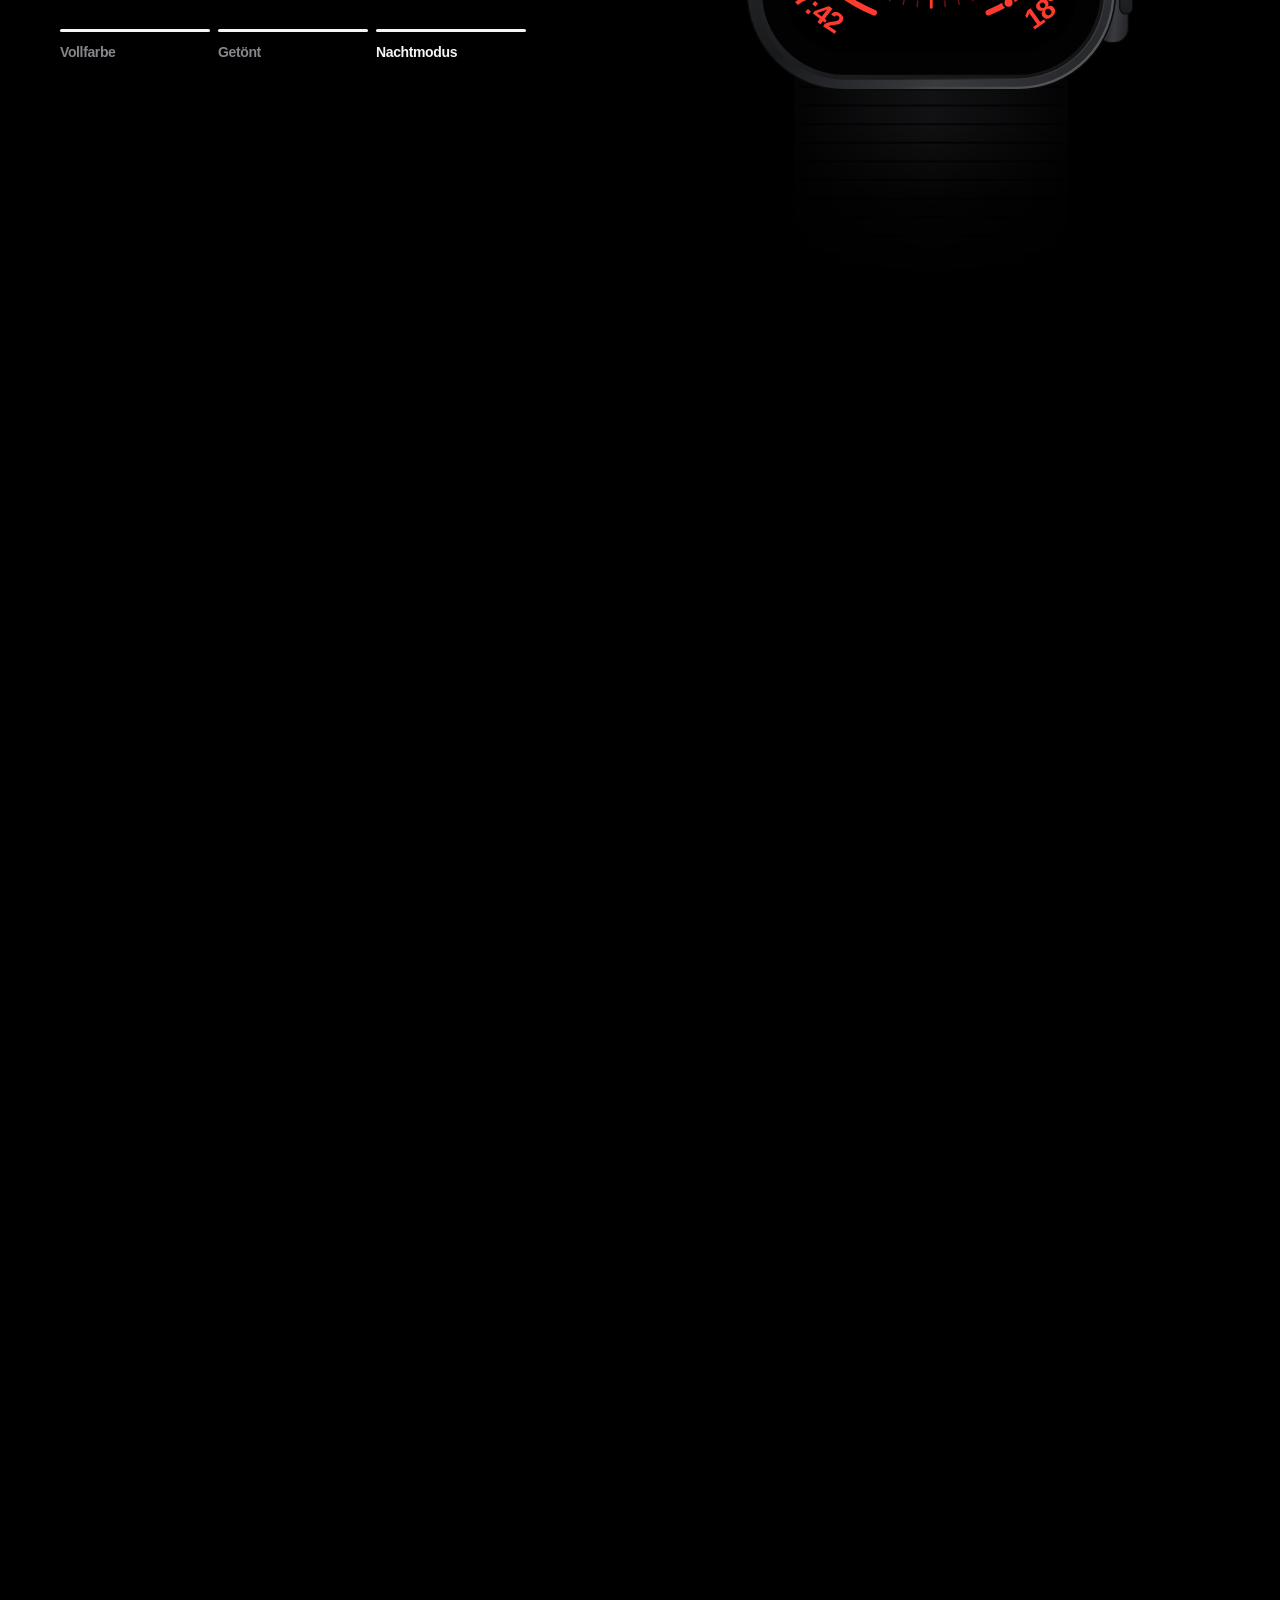
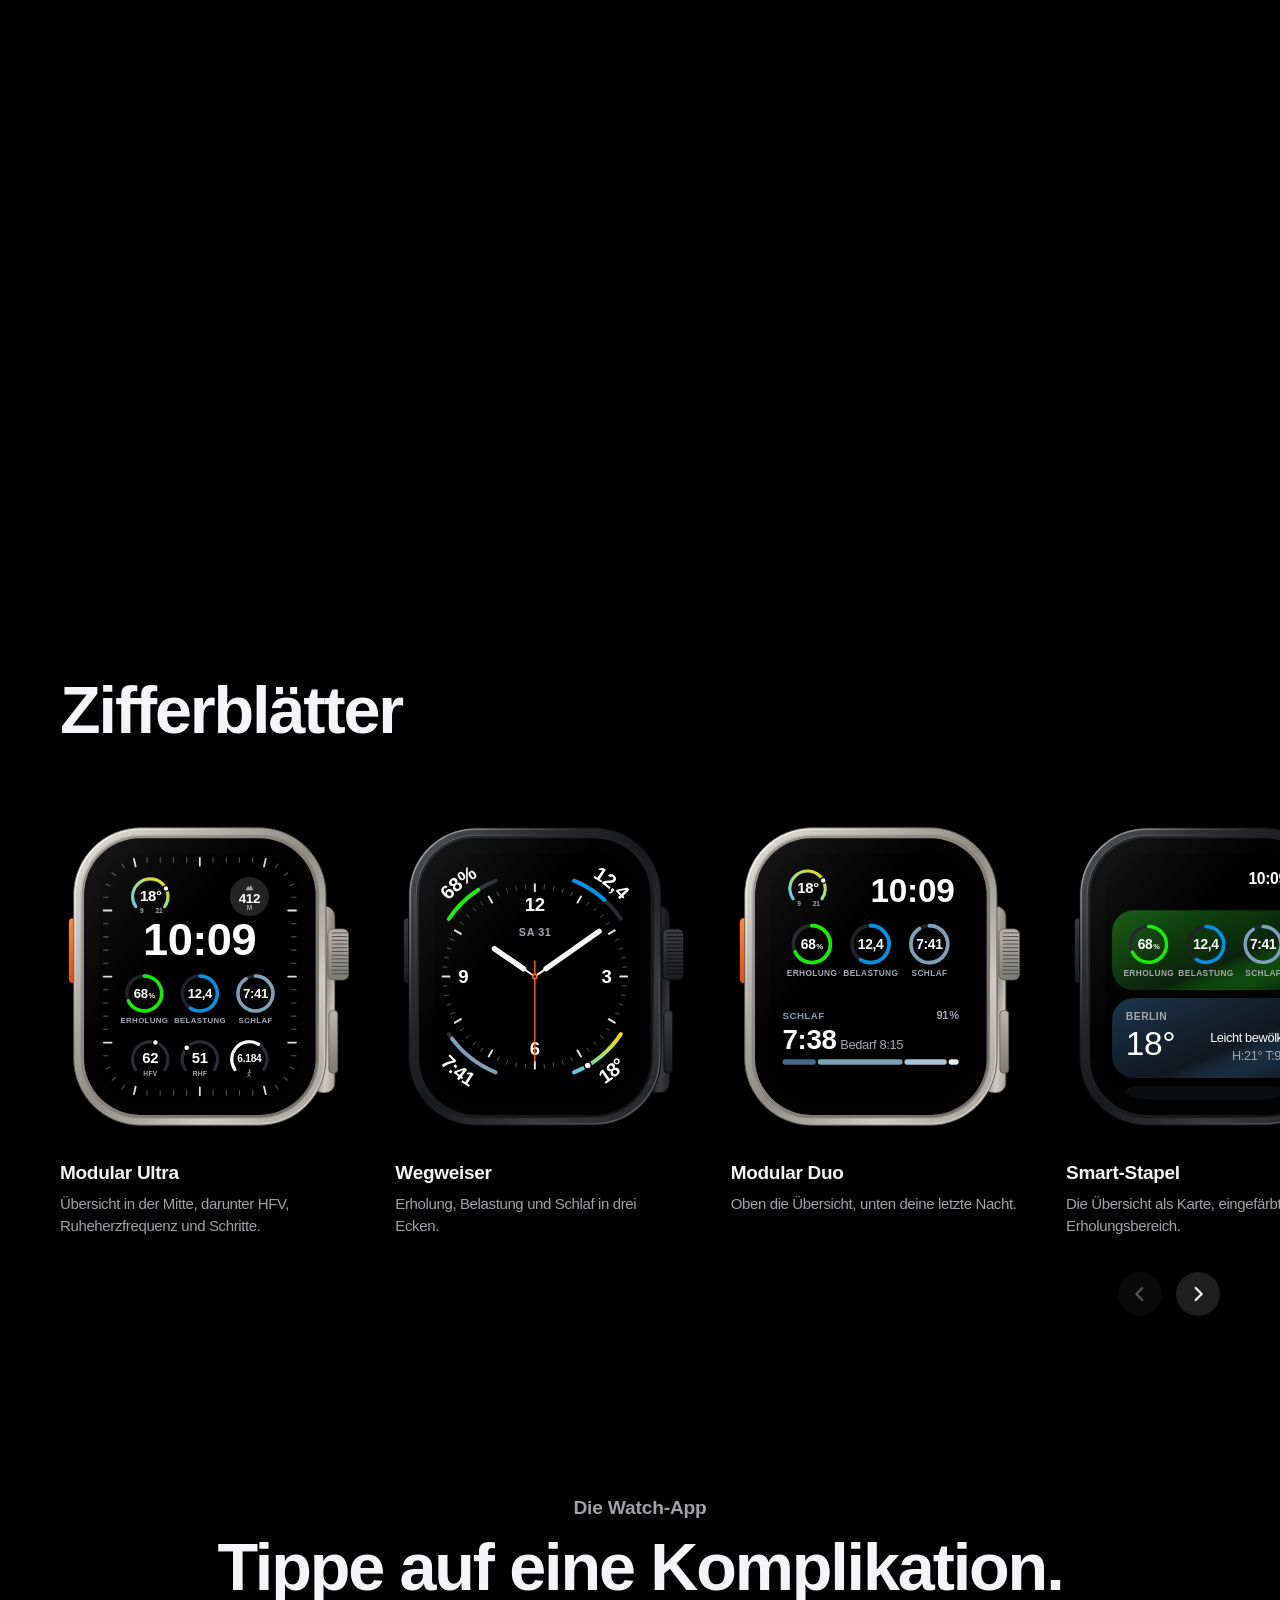
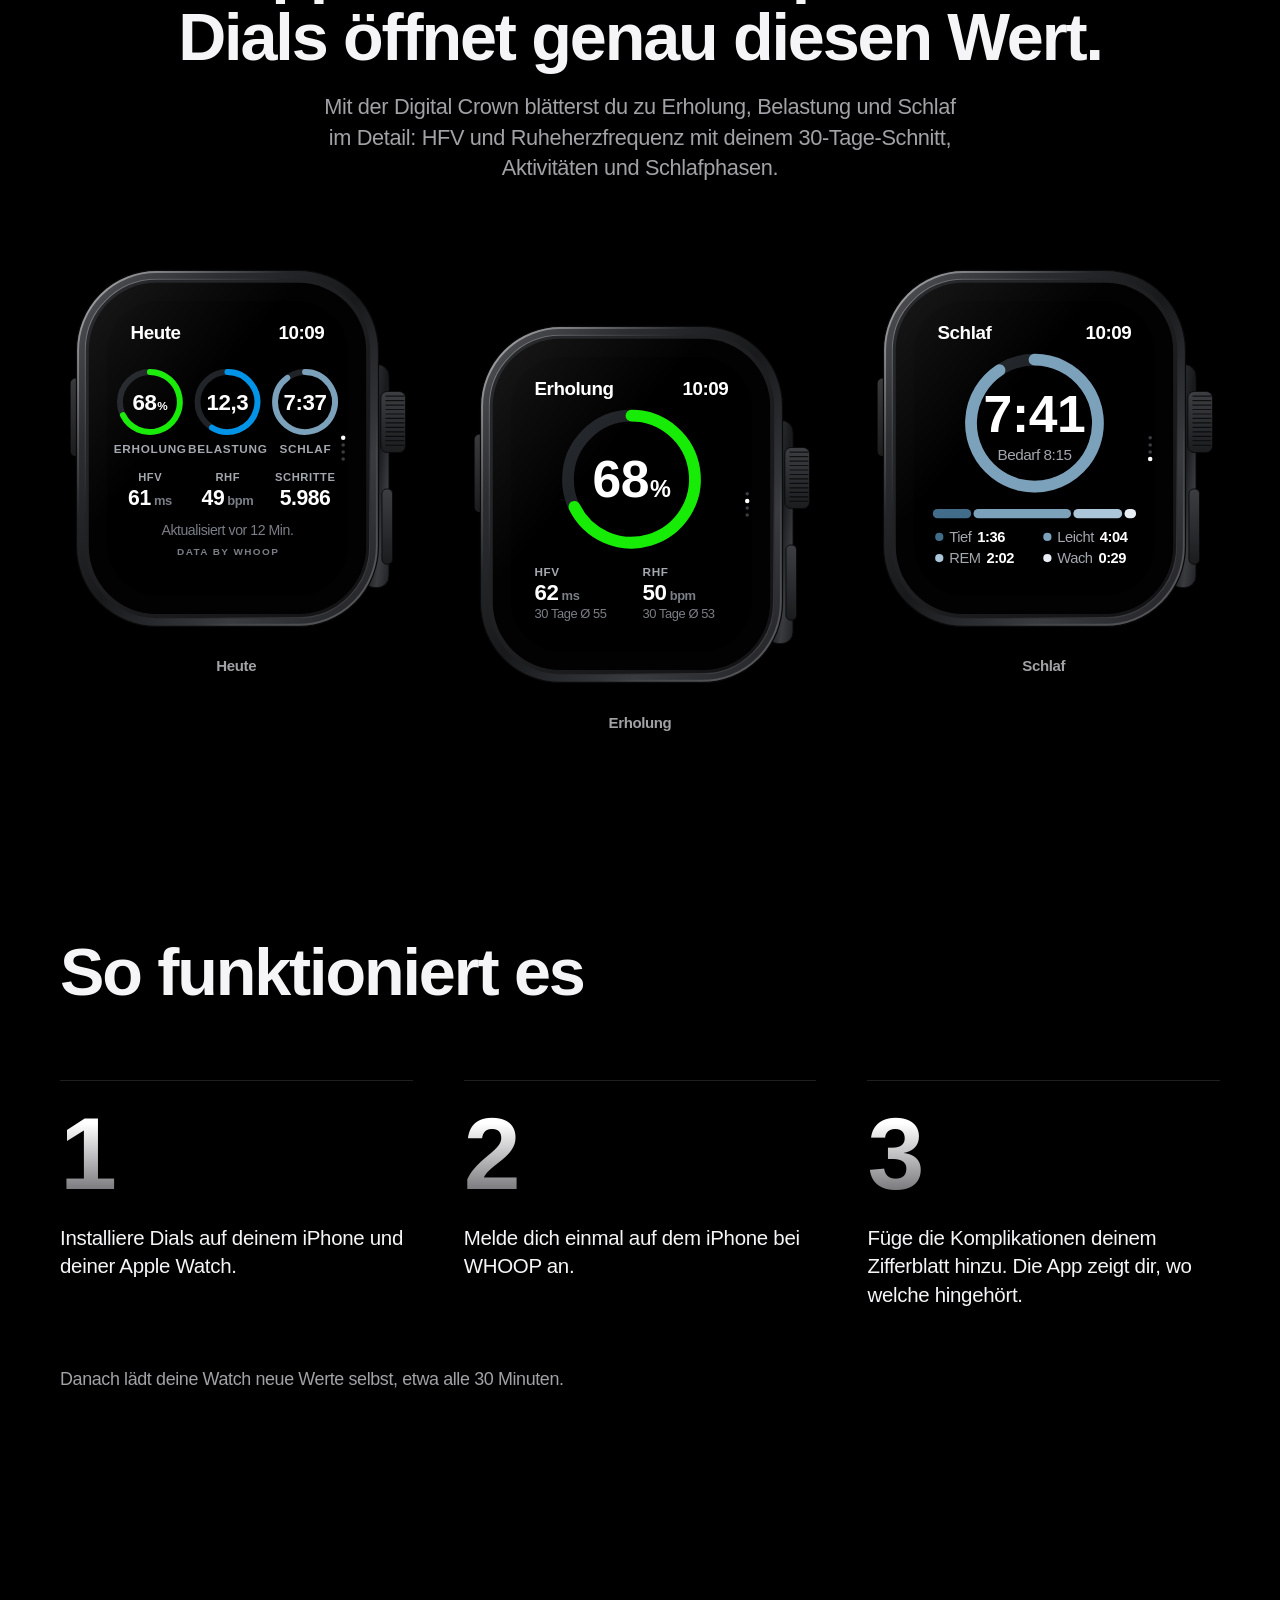
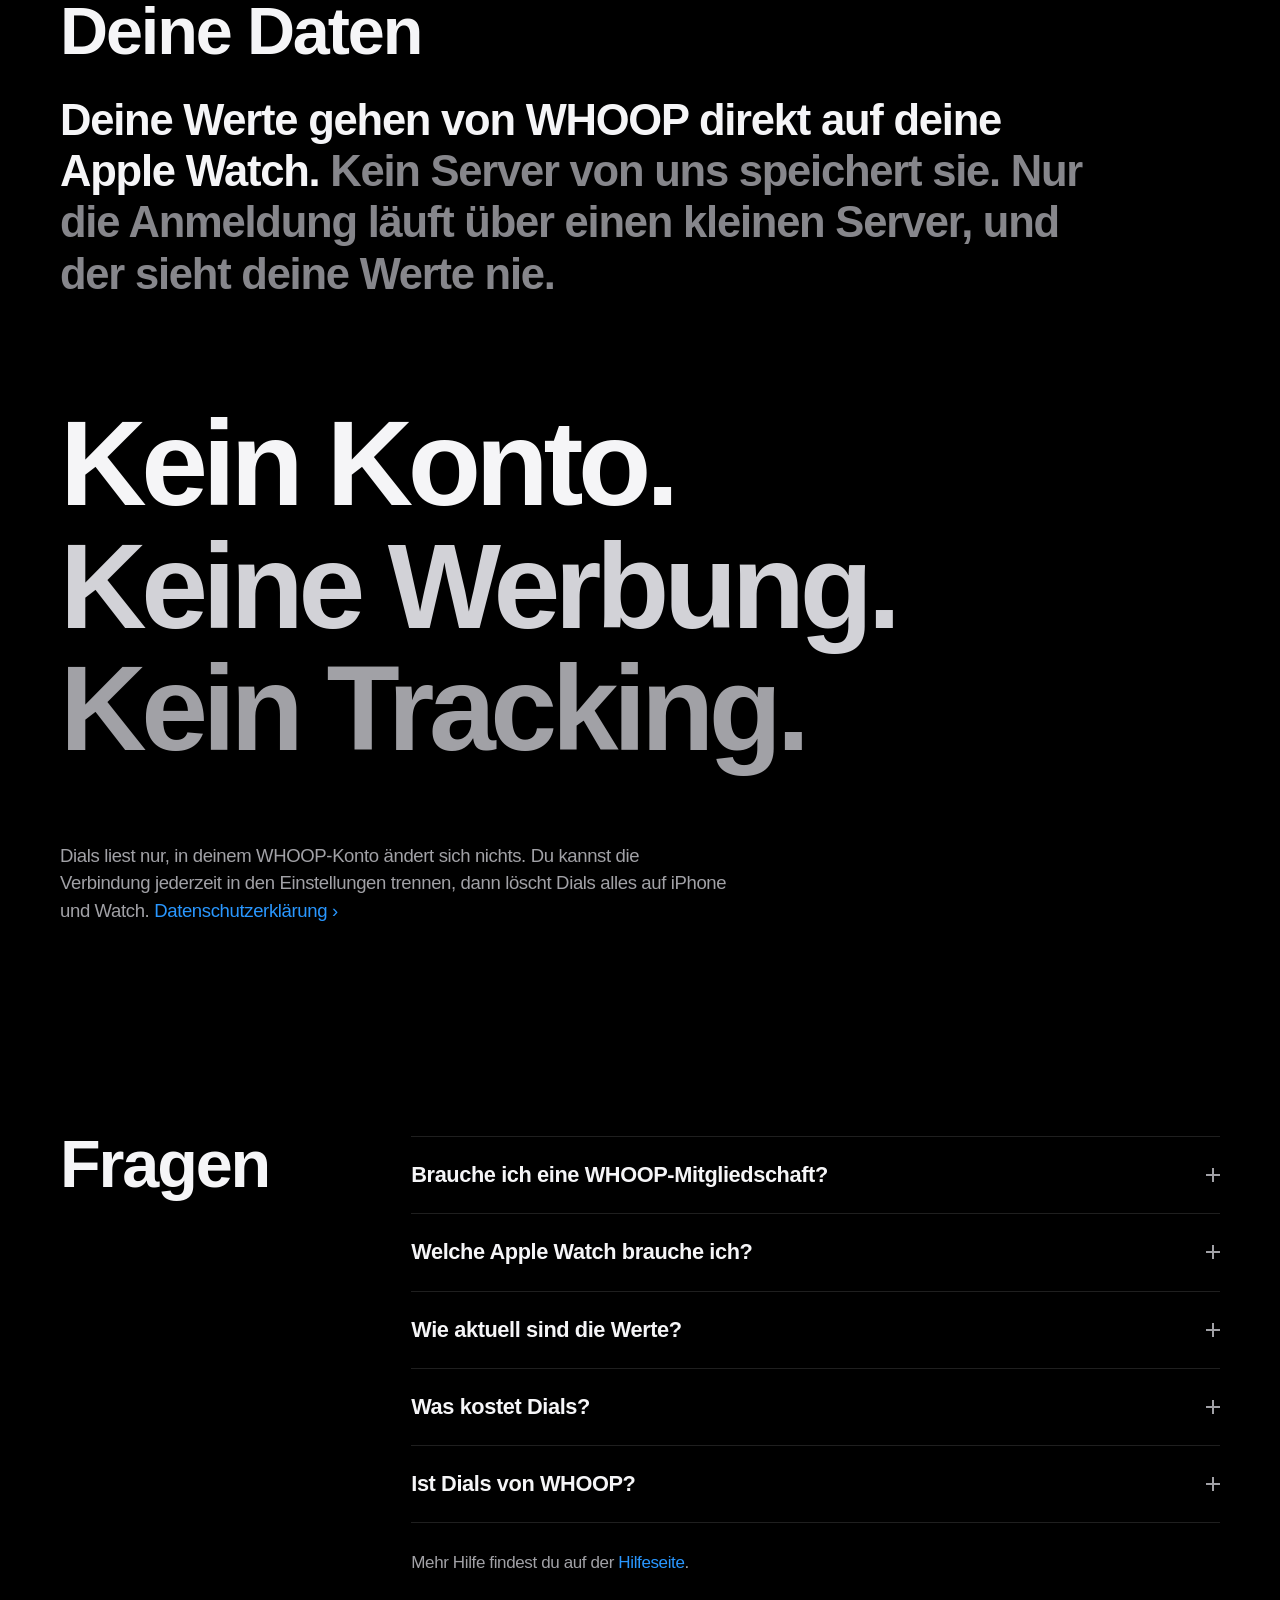
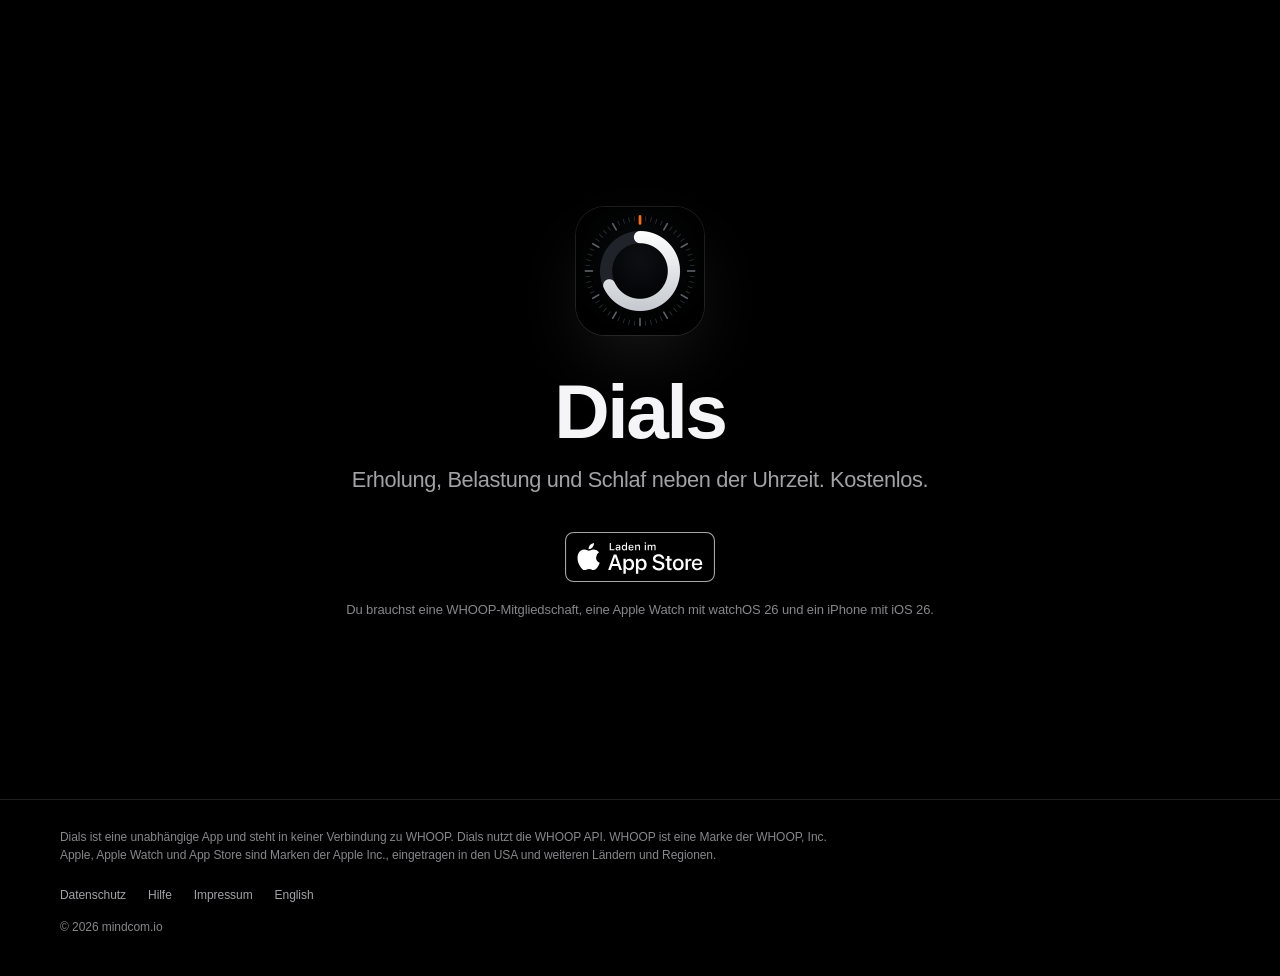
<file: dials/de/index.html>
<!doctype html>
<html lang="de">
<head>
<meta charset="utf-8">
<meta name="viewport" content="width=device-width,initial-scale=1,viewport-fit=cover">
<title>Dials: Erholung, Belastung und Schlaf auf der Apple Watch</title>
<meta name="description" content="Kostenlose App: Erholung, Belastung, Schlaf, HFV und Ruheherzfrequenz von WHOOP als Komplikationen auf Modular Ultra, Wegweiser und Modular Duo.">
<link rel="canonical" href="https://mindcom.io/dials/de/">
<link rel="alternate" hreflang="en" href="https://mindcom.io/dials/">
<link rel="alternate" hreflang="de" href="https://mindcom.io/dials/de/">
<link rel="alternate" hreflang="x-default" href="https://mindcom.io/dials/">
<meta name="theme-color" content="#000000">
<meta name="color-scheme" content="dark">
<meta property="og:type" content="website">
<meta property="og:site_name" content="Dials">
<meta property="og:title" content="Dials: Erholung, Belastung und Schlaf auf der Apple Watch">
<meta property="og:description" content="Kostenlose App: Erholung, Belastung, Schlaf, HFV und Ruheherzfrequenz von WHOOP als Komplikationen auf Modular Ultra, Wegweiser und Modular Duo.">
<meta property="og:url" content="https://mindcom.io/dials/de/">
<meta property="og:locale" content="de_DE">
<meta property="og:locale:alternate" content="en_US">
<meta property="og:image" content="https://mindcom.io/dials/assets/og-de.png">
<meta property="og:image:width" content="1200">
<meta property="og:image:height" content="630">
<meta property="og:image:alt" content="Apple Watch Ultra mit dem Zifferblatt Modular Ultra, auf dem Dials Erholung, Belastung und Schlaf zeigt.">
<meta name="twitter:card" content="summary_large_image">
<meta name="twitter:title" content="Dials: Erholung, Belastung und Schlaf auf der Apple Watch">
<meta name="twitter:description" content="Kostenlose App: Erholung, Belastung, Schlaf, HFV und Ruheherzfrequenz von WHOOP als Komplikationen auf Modular Ultra, Wegweiser und Modular Duo.">
<meta name="twitter:image" content="https://mindcom.io/dials/assets/og-de.png">
<meta name="twitter:image:alt" content="Apple Watch Ultra mit dem Zifferblatt Modular Ultra, auf dem Dials Erholung, Belastung und Schlaf zeigt.">
<link rel="icon" href="../assets/favicon.svg" type="image/svg+xml">
<link rel="icon" href="../assets/favicon-32.png" sizes="32x32" type="image/png">
<link rel="apple-touch-icon" href="../assets/apple-touch-icon.png">
<link rel="stylesheet" href="../assets/site.css">
<script>(function(d){var e=d.documentElement;e.classList.add('js');try{if(matchMedia('(prefers-reduced-motion: reduce)').matches)e.classList.add('rm')}catch(_){}setTimeout(function(){if(!window.dialsReady)e.classList.remove('js')},3000)})(document)</script>
<script src="../assets/site.js" defer></script>
<script type="application/ld+json">{"@context":"https://schema.org","@type":"SoftwareApplication","name":"Dials: Recovery & Strain","alternateName":"Dials: Erholung & Belastung","description":"Kostenlose App: Erholung, Belastung, Schlaf, HFV und Ruheherzfrequenz von WHOOP als Komplikationen auf Modular Ultra, Wegweiser und Modular Duo.","url":"https://mindcom.io/dials/de/","inLanguage":"de","applicationCategory":"HealthApplication","applicationSubCategory":"Health & Fitness","operatingSystem":"iOS 26, watchOS 26","image":"https://mindcom.io/dials/assets/app-icon-512.png","screenshot":"https://mindcom.io/dials/assets/og-de.png","offers":{"@type":"Offer","price":"0","priceCurrency":"EUR"},"author":{"@type":"Person","name":"Sergej Markwart","url":"https://mindcom.io/"},"publisher":{"@type":"Organization","name":"mindcom.io","url":"https://mindcom.io/"}}</script>
</head>
<body class="home">
<a class="skip" href="#main">Zum Inhalt</a>
<svg class="sprite" width="0" height="0" aria-hidden="true" focusable="false"><defs><linearGradient id="tiN" x1="0" y1="0" x2="1" y2="1"><stop offset="0" stop-color="#E6E3DE"/><stop offset="0.25" stop-color="#BDB9B2"/><stop offset="0.5" stop-color="#8E8A84"/><stop offset="0.75" stop-color="#CFCBC4"/><stop offset="1" stop-color="#A29E97"/></linearGradient><linearGradient id="lipN" x1="0" y1="0" x2="1" y2="1"><stop offset="0" stop-color="#9C9891"/><stop offset="1" stop-color="#6F6C67"/></linearGradient><linearGradient id="crownN" x1="0" y1="0" x2="0" y2="1"><stop offset="0" stop-color="#B9B5AE"/><stop offset="1" stop-color="#7D7A74"/></linearGradient><linearGradient id="actN" x1="0" y1="0" x2="0" y2="1"><stop offset="0" stop-color="#FF8A3D"/><stop offset="1" stop-color="#E0500F"/></linearGradient><linearGradient id="bandGN" x1="0" y1="0" x2="1" y2="0"><stop offset="0" stop-color="#060607"/><stop offset=".3" stop-color="#121214"/><stop offset=".5" stop-color="#18181B"/><stop offset=".7" stop-color="#121214"/><stop offset="1" stop-color="#060607"/></linearGradient><linearGradient id="edgeN" x1="0" y1="0" x2="1" y2="1"><stop offset="0" stop-color="#fff" stop-opacity=".85"/><stop offset=".35" stop-color="#fff" stop-opacity="0"/><stop offset=".7" stop-color="#fff" stop-opacity="0"/><stop offset="1" stop-color="#fff" stop-opacity=".45"/></linearGradient>
<g id="bandN">
  <g mask="url(#bandMask)">
    <rect x="33" y="-135" width="191" height="170" fill="url(#bandGN)"/>
    <rect x="33" y="268" width="191" height="170" fill="url(#bandGN)"/>
    <path d="M36 -128H221M36 -115H221M36 -102H221M36 -89H221M36 -76H221M36 -63H221M36 -50H221M36 -37H221M36 -24H221M36 -11H221M36 2H221M36 15H221M36 288H221M36 301H221M36 314H221M36 327H221M36 340H221M36 353H221M36 366H221M36 379H221M36 392H221M36 405H221M36 418H221M36 431H221" stroke="#2A2A2D" stroke-width="1.4" opacity=".7"/>
  </g>
</g>
<g id="caseN">
  <rect x="-5" y="92" width="10" height="66" rx="4" fill="url(#actN)"/>
  <rect x="244" y="80" width="22" height="190" rx="10" fill="url(#tiN)" stroke="#5E5B56" stroke-width=".8"/>
  <rect x="259" y="103" width="21" height="52" rx="5.5" fill="url(#crownN)" stroke="#5E5B56" stroke-width=".8"/>
  <path d="M263 107H279M263 110.8H279M263 114.6H279M263 118.4H279M263 122.2H279M263 126H279M263 129.8H279M263 133.6H279M263 137.4H279M263 141.2H279M263 145H279M263 148.8H279" stroke="#2A2A2D" stroke-width="1" opacity=".7"/>
  <rect x="260" y="186" width="9" height="64" rx="4" fill="url(#crownN)" stroke="#5E5B56" stroke-width=".8"/>
  <rect width="257" height="303" rx="68" fill="url(#tiN)" stroke="#5E5B56" stroke-width="1"/>
  <rect x="1.4" y="1.4" width="254.2" height="300.2" rx="66.6" fill="none" stroke="url(#edgeN)" stroke-width="1.6"/>
  <rect x="7" y="7" width="243" height="289" rx="61" fill="url(#lipN)"/>
  <rect x="7.5" y="7.5" width="242" height="288" rx="60.5" fill="none" stroke="url(#edgeN)" stroke-width=".9" opacity=".8"/>
  <rect x="10.5" y="10.5" width="236" height="282" rx="57.5" fill="#020203"/>
</g><linearGradient id="tiB" x1="0" y1="0" x2="1" y2="1"><stop offset="0" stop-color="#55565B"/><stop offset="0.25" stop-color="#2C2D30"/><stop offset="0.5" stop-color="#18191B"/><stop offset="0.75" stop-color="#3A3B3F"/><stop offset="1" stop-color="#202124"/></linearGradient><linearGradient id="lipB" x1="0" y1="0" x2="1" y2="1"><stop offset="0" stop-color="#2A2B2E"/><stop offset="1" stop-color="#121214"/></linearGradient><linearGradient id="crownB" x1="0" y1="0" x2="0" y2="1"><stop offset="0" stop-color="#3D3E42"/><stop offset="1" stop-color="#1B1C1E"/></linearGradient><linearGradient id="actB" x1="0" y1="0" x2="0" y2="1"><stop offset="0" stop-color="#3A3A3D"/><stop offset="1" stop-color="#1C1C1E"/></linearGradient><linearGradient id="bandGB" x1="0" y1="0" x2="1" y2="0"><stop offset="0" stop-color="#040405"/><stop offset=".3" stop-color="#0E0E10"/><stop offset=".5" stop-color="#141416"/><stop offset=".7" stop-color="#0E0E10"/><stop offset="1" stop-color="#040405"/></linearGradient><linearGradient id="edgeB" x1="0" y1="0" x2="1" y2="1"><stop offset="0" stop-color="#fff" stop-opacity=".55"/><stop offset=".35" stop-color="#fff" stop-opacity="0"/><stop offset=".7" stop-color="#fff" stop-opacity="0"/><stop offset="1" stop-color="#fff" stop-opacity=".28"/></linearGradient>
<g id="bandB">
  <g mask="url(#bandMask)">
    <rect x="33" y="-135" width="191" height="170" fill="url(#bandGB)"/>
    <rect x="33" y="268" width="191" height="170" fill="url(#bandGB)"/>
    <path d="M36 -128H221M36 -115H221M36 -102H221M36 -89H221M36 -76H221M36 -63H221M36 -50H221M36 -37H221M36 -24H221M36 -11H221M36 2H221M36 15H221M36 288H221M36 301H221M36 314H221M36 327H221M36 340H221M36 353H221M36 366H221M36 379H221M36 392H221M36 405H221M36 418H221M36 431H221" stroke="#000" stroke-width="1.4" opacity=".7"/>
  </g>
</g>
<g id="caseB">
  <rect x="-5" y="92" width="10" height="66" rx="4" fill="url(#actB)"/>
  <rect x="244" y="80" width="22" height="190" rx="10" fill="url(#tiB)" stroke="#0A0A0B" stroke-width=".8"/>
  <rect x="259" y="103" width="21" height="52" rx="5.5" fill="url(#crownB)" stroke="#0A0A0B" stroke-width=".8"/>
  <path d="M263 107H279M263 110.8H279M263 114.6H279M263 118.4H279M263 122.2H279M263 126H279M263 129.8H279M263 133.6H279M263 137.4H279M263 141.2H279M263 145H279M263 148.8H279" stroke="#000" stroke-width="1" opacity=".7"/>
  <rect x="260" y="186" width="9" height="64" rx="4" fill="url(#crownB)" stroke="#0A0A0B" stroke-width=".8"/>
  <rect width="257" height="303" rx="68" fill="url(#tiB)" stroke="#0A0A0B" stroke-width="1"/>
  <rect x="1.4" y="1.4" width="254.2" height="300.2" rx="66.6" fill="none" stroke="url(#edgeB)" stroke-width="1.6"/>
  <rect x="7" y="7" width="243" height="289" rx="61" fill="url(#lipB)"/>
  <rect x="7.5" y="7.5" width="242" height="288" rx="60.5" fill="none" stroke="url(#edgeB)" stroke-width=".9" opacity=".8"/>
  <rect x="10.5" y="10.5" width="236" height="282" rx="57.5" fill="#020203"/>
</g><linearGradient id="bandFade" x1="0" y1="-135" x2="0" y2="438" gradientUnits="userSpaceOnUse"><stop offset="0" stop-color="#fff" stop-opacity="0"/><stop offset=".1" stop-color="#fff" stop-opacity=".18"/><stop offset=".2" stop-color="#fff" stop-opacity=".9"/><stop offset=".8" stop-color="#fff" stop-opacity=".9"/><stop offset=".9" stop-color="#fff" stop-opacity=".18"/><stop offset="1" stop-color="#fff" stop-opacity="0"/></linearGradient><linearGradient id="wgrad" x1="0" y1="1" x2="1" y2="0"><stop offset="0" stop-color="#5AC8FA"/><stop offset=".55" stop-color="#A8E06A"/><stop offset="1" stop-color="#FFD60A"/></linearGradient><mask id="bandMask" maskUnits="userSpaceOnUse" x="0" y="-135" width="257" height="573"><rect x="0" y="-135" width="257" height="573" fill="url(#bandFade)"/></mask><linearGradient id="glareG" x1="0" y1="0" x2="1" y2="1"><stop offset="0" stop-color="#fff" stop-opacity=".09"/><stop offset=".38" stop-color="#fff" stop-opacity="0"/></linearGradient><g id="glare"><rect x="10.5" y="10.5" width="236" height="282" rx="57.5" fill="url(#glareG)" pointer-events="none"/></g></defs></svg>
<header class="lnav">
<div class="lnav-in">
<a class="brand" href="#top"><img src="../assets/app-icon-64.png" alt="" width="26" height="26">Dials</a>
<nav class="lnav-links" aria-label="Dials">
<a href="#faces">Zifferblätter</a>
<a href="#how">So geht’s</a>
<a href="#data">Deine Daten</a>
<a href="../de/support/">Hilfe</a>
</nav>
<a class="lnav-lang" href="../" hreflang="en" lang="en"><span class="sr-only">English</span><span aria-hidden="true">EN</span></a>
<a class="pill" href="#appstore" data-appstore data-live="Laden">Bald verfügbar</a>
</div>
</header>
<main id="main">
<section class="hero" id="top">
<div class="wrap hero-grid">
<div class="hero-copy">
<p class="eyebrow">Dials für die Apple Watch</p>
<h1 class="hero-title"><span class="c-rec">Erholung</span>, <span class="c-str">Belastung</span> und <span class="c-slp">Schlaf</span> auf dem Zifferblatt deiner Apple Watch</h1>
<p class="hero-sub">Dials zeigt deine WHOOP-Werte als Komplikationen neben der Uhrzeit. Auf Modular Ultra, Wegweiser und Modular Duo. Kostenlos, ohne Konto, ohne Werbung.</p>
<div class="get ">
<a class="badge" href="#appstore" data-appstore><img src="../assets/app-store-de.svg" alt="Laden im App Store" width="150" height="50"></a>
<p class="soon" data-soon>Bald im App Store</p>
</div>
<p class="req">Du brauchst eine WHOOP-Mitgliedschaft, eine Apple Watch mit watchOS 26 und ein iPhone mit iOS 26.</p>
</div>
<div class="hero-watch"><div class="px" data-anim data-delay="500" data-parallax="-0.07">
<svg class="watch ws m-full " viewBox="-14 -135 300 573" role="img" aria-label="Apple Watch Ultra mit dem Zifferblatt Modular Ultra. In der Mitte zeigt Dials Erholung 68 Prozent, Belastung 12,4 und Schlaf 7 Stunden 42 Minuten. Darunter HFV 62, Ruheherzfrequenz 51 und 6.284 Schritte." ><defs><clipPath id="sc14"><rect x="26" y="26" width="205" height="251" rx="44"/></clipPath></defs><use href="#bandN"/><use href="#caseN"/><g clip-path="url(#sc14)"><g transform="translate(26 26)"><rect width="205" height="251" fill="#000"/><path class="tick" d="M115.96 4.5L115.96 9M129.41 4.5L129.41 9M142.87 4.5L142.87 9M156.32 4.5L156.32 9M182.03 10.79L179.61 14.58M191.95 19.78L188.41 22.56M198.35 31.55L194.09 33.01M200.5 44.77L196 44.77M200.5 71.68L196 71.68M200.5 85.13L196 85.13M200.5 98.59L196 98.59M200.5 112.04L196 112.04M200.5 138.96L196 138.96M200.5 152.41L196 152.41M200.5 165.87L196 165.87M200.5 179.32L196 179.32M200.5 206.23L196 206.23M198.35 219.45L194.09 217.99M191.95 231.22L188.41 228.44M182.03 240.21L179.61 236.42M156.32 246.5L156.32 242M142.87 246.5L142.87 242M129.41 246.5L129.41 242M115.96 246.5L115.96 242M89.04 246.5L89.04 242M75.59 246.5L75.59 242M62.13 246.5L62.13 242M48.68 246.5L48.68 242M22.97 240.21L25.39 236.42M13.05 231.22L16.59 228.44M6.65 219.45L10.91 217.99M4.5 206.23L9 206.23M4.5 179.32L9 179.32M4.5 165.87L9 165.87M4.5 152.41L9 152.41M4.5 138.96L9 138.96M4.5 112.04L9 112.04M4.5 98.59L9 98.59M4.5 85.13L9 85.13M4.5 71.68L9 71.68M4.5 44.77L9 44.77M6.65 31.55L10.91 33.01M13.05 19.78L16.59 22.56M22.97 10.79L25.39 14.58M48.68 4.5L48.68 9M62.13 4.5L62.13 9M75.59 4.5L75.59 9M89.04 4.5L89.04 9" stroke-width="1.1" stroke-linecap="round"/><path class="tick maj" d="M102.5 4.5L102.5 12.5M169.69 5.57L167.86 13.36M200.5 58.22L192.5 58.22M200.5 125.5L192.5 125.5M200.5 192.78L192.5 192.78M169.69 245.43L167.86 237.64M102.5 246.5L102.5 238.5M35.31 245.43L37.14 237.64M4.5 192.78L12.5 192.78M4.5 125.5L12.5 125.5M4.5 58.22L12.5 58.22M35.31 5.57L37.14 13.36" stroke-width="1.8" stroke-linecap="round"/><g transform="translate(32 24) scale(0.8)"><path class="wg" d="M6.57 37.91A22.5 22.5 0 1 1 43.43 37.91" fill="none" stroke-width="4" stroke-linecap="round"/><circle class="mk" cx="44.96" cy="14.61" r="3.6" stroke-width="1.6"/><text class="num cn tab" x="25.8" y="30.19" font-size="19" font-weight="600" text-anchor="middle">18°</text><text class="lab tab" x="14" y="46.5" font-size="8.5" font-weight="700" text-anchor="middle">9</text><text class="lab tab" x="36" y="46.5" font-size="8.5" font-weight="700" text-anchor="middle">21</text></g><g transform="translate(133 24) scale(0.8)"><circle class="wbg" cx="25" cy="25" r="25"/><path class="labf" transform="translate(25 13.5) scale(0.85)" d="M-6 4L-2 -2.4L0 0.4L2 -3.8L6 4Z"/><text class="num cn tab" x="25" y="32.98" font-size="17" font-weight="600" text-anchor="middle">412</text><text class="lab tab" x="25" y="42.5" font-size="8.5" font-weight="700" text-anchor="middle">M</text></g><text class="face tab" x="102.25" y="104" font-size="46" font-weight="600" text-anchor="middle" letter-spacing="-0.5">10:09</text><g transform="translate(17.5 112) scale(0.89)"><circle class="trk" cx="31.83" cy="34.6" r="20" fill="none" stroke-width="4"/><path class="arc" data-arc pathLength="1" style="--c:#16EC06" d="M31.83 14.6A20 20 0 1 1 13.74 43.12" fill="none" stroke-width="4" stroke-linecap="round"/><text class="num cn tab" x="31.83" y="39.88" font-size="15" font-weight="600" text-anchor="middle"><tspan data-v="68" data-f="int">68</tspan><tspan font-size="8.5" dx="0.8" class="">%</tspan></text><text class="lab" x="32.03" y="68.9" font-size="9" font-weight="700" text-anchor="middle" letter-spacing="0.4">ERHOLUNG</text><circle class="trk" cx="95.5" cy="34.6" r="20" fill="none" stroke-width="4"/><path class="arc" data-arc pathLength="1" style="--c:#0093E7" d="M95.5 14.6A20 20 0 1 1 84.73 51.45" fill="none" stroke-width="4" stroke-linecap="round"/><text class="num cn tab" x="95.5" y="39.88" font-size="15" font-weight="600" text-anchor="middle"><tspan data-v="12.4" data-f="d1">12,4</tspan></text><text class="lab" x="95.7" y="68.9" font-size="9" font-weight="700" text-anchor="middle" letter-spacing="0.4">BELASTUNG</text><circle class="trk" cx="159.17" cy="34.6" r="20" fill="none" stroke-width="4"/><path class="arc" data-arc pathLength="1" style="--c:#7BA1BB" d="M159.17 14.6A20 20 0 1 1 148.45 17.71" fill="none" stroke-width="4" stroke-linecap="round"/><text class="num cn tab" x="159.17" y="39.88" font-size="15" font-weight="600" text-anchor="middle"><tspan data-v="462" data-f="hm">7:42</tspan></text><text class="lab" x="159.37" y="68.9" font-size="9" font-weight="700" text-anchor="middle" letter-spacing="0.4">SCHLAF</text></g><g transform="translate(32 190) scale(0.8)"><path class="trko" d="M6.57 37.91A22.5 22.5 0 1 1 43.43 37.91" fill="none" stroke-width="4" stroke-linecap="round"/><g data-rot="141.89" data-cx="25" data-cy="25"><circle class="mk" cx="31.54" cy="3.47" r="3.68" stroke-width="1.6"/></g><text class="num cn tab" x="25" y="29.89" font-size="19" font-weight="600" text-anchor="middle"><tspan data-v="62" data-f="int">62</tspan></text><text class="lab tab" x="25.15" y="46.4" font-size="8.5" font-weight="700" text-anchor="middle" letter-spacing="0.3">HFV</text></g><g transform="translate(82.5 190) scale(0.8)"><path class="trko" d="M6.57 37.91A22.5 22.5 0 1 1 43.43 37.91" fill="none" stroke-width="4" stroke-linecap="round"/><g data-rot="76.92" data-cx="25" data-cy="25"><circle class="mk" cx="8.26" cy="9.97" r="3.68" stroke-width="1.6"/></g><text class="num cn tab" x="25" y="29.89" font-size="19" font-weight="600" text-anchor="middle"><tspan data-v="51" data-f="int">51</tspan></text><text class="lab tab" x="25.15" y="46.4" font-size="8.5" font-weight="700" text-anchor="middle" letter-spacing="0.3">RHF</text></g><g transform="translate(133 190) scale(0.8)"><path class="trko" d="M6.57 37.91A22.5 22.5 0 1 1 43.43 37.91" fill="none" stroke-width="4" stroke-linecap="round"/><path class="arc" data-arc pathLength="1" style="--c:#FFFFFF" d="M6.57 37.91A22.5 22.5 0 0 1 36.96 5.94" fill="none" stroke-width="4" stroke-linecap="round"/><text class="num cn tab" x="25" y="27.78" font-size="13" font-weight="600" text-anchor="middle"><tspan data-v="6284" data-f="grp">6.284</tspan></text><g class="labs" fill="none" stroke-width="1.2" stroke-linecap="round" stroke-linejoin="round" transform="translate(25 42.6) scale(0.8)"><circle cx="0.6" cy="-5.2" r="1.35" class="labf" stroke="none"/><path d="M0.2 -2.9 L-0.6 1.4 L1.6 5.6 M-0.6 1.4 L-2.6 5.6 M0.2 -2.4 L2.8 -0.6 M0 -2.6 L-2.6 -0.4"/></g></g></g></g><use href="#glare"/></svg>
</div></div>
</div>
</section>
<section class="glance" aria-labelledby="g-a">
<div class="wrap">
<div class="g-a" data-anim>
<div class="g-copy center" data-reveal><h2 class="title" id="g-a">Neben der Uhrzeit</h2><p class="lead">Erholung, Belastung und Schlaf stehen da, wo du sowieso hinschaust. Ohne iPhone und ohne eine App zu öffnen.</p></div>
<div class="g-overview" data-parallax="0.05"><svg class="ws m-full comp " viewBox="-1 -1 193 83.5" role="img" aria-label="Komplikation Übersicht: Erholung 68 Prozent, Belastung 12,4 von 21, Schlaf 7 Stunden 42 Minuten."><circle class="trk" cx="31.83" cy="34.6" r="20" fill="none" stroke-width="4"/><path class="arc" data-arc pathLength="1" style="--c:#16EC06" d="M31.83 14.6A20 20 0 1 1 13.74 43.12" fill="none" stroke-width="4" stroke-linecap="round"/><text class="num cn tab" x="31.83" y="39.88" font-size="15" font-weight="600" text-anchor="middle"><tspan data-v="68" data-f="int">68</tspan><tspan font-size="8.5" dx="0.8" class="">%</tspan></text><text class="lab" x="32.03" y="68.9" font-size="9" font-weight="700" text-anchor="middle" letter-spacing="0.4">ERHOLUNG</text><circle class="trk" cx="95.5" cy="34.6" r="20" fill="none" stroke-width="4"/><path class="arc" data-arc pathLength="1" style="--c:#0093E7" d="M95.5 14.6A20 20 0 1 1 84.73 51.45" fill="none" stroke-width="4" stroke-linecap="round"/><text class="num cn tab" x="95.5" y="39.88" font-size="15" font-weight="600" text-anchor="middle"><tspan data-v="12.4" data-f="d1">12,4</tspan></text><text class="lab" x="95.7" y="68.9" font-size="9" font-weight="700" text-anchor="middle" letter-spacing="0.4">BELASTUNG</text><circle class="trk" cx="159.17" cy="34.6" r="20" fill="none" stroke-width="4"/><path class="arc" data-arc pathLength="1" style="--c:#7BA1BB" d="M159.17 14.6A20 20 0 1 1 148.45 17.71" fill="none" stroke-width="4" stroke-linecap="round"/><text class="num cn tab" x="159.17" y="39.88" font-size="15" font-weight="600" text-anchor="middle"><tspan data-v="462" data-f="hm">7:42</tspan></text><text class="lab" x="159.37" y="68.9" font-size="9" font-weight="700" text-anchor="middle" letter-spacing="0.4">SCHLAF</text></svg></div>
</div>
<div class="g-b split" data-anim>
<div class="g-copy" data-reveal><h2 class="title">Heute vs. vorherige 30 Tage</h2><p class="lead">Ein Punkt zeigt, wo deine HFV und deine Ruheherzfrequenz heute in deinem eigenen Bereich liegen.</p></div>
<div class="g-gauges">
<figure><svg class="ws m-full comp " viewBox="-3 -3 56 56" role="img" aria-label="HFV 62. Der Punkt liegt etwas über der Mitte deines 30-Tage-Bereichs."><path class="trko" d="M6.57 37.91A22.5 22.5 0 1 1 43.43 37.91" fill="none" stroke-width="4" stroke-linecap="round"/><g data-rot="141.89" data-cx="25" data-cy="25"><circle class="mk" cx="31.54" cy="3.47" r="3.68" stroke-width="1.6"/></g><text class="num cn tab" x="25" y="29.89" font-size="19" font-weight="600" text-anchor="middle"><tspan data-v="62" data-f="int">62</tspan></text><text class="lab tab" x="25.15" y="46.4" font-size="8.5" font-weight="700" text-anchor="middle" letter-spacing="0.3">HFV</text></svg><figcaption>Herzfrequenzvariabilität</figcaption></figure>
<figure><svg class="ws m-full comp " viewBox="-3 -3 56 56" role="img" aria-label="Ruheherzfrequenz 51. Der Punkt liegt im unteren Drittel deines 30-Tage-Bereichs."><path class="trko" d="M6.57 37.91A22.5 22.5 0 1 1 43.43 37.91" fill="none" stroke-width="4" stroke-linecap="round"/><g data-rot="76.92" data-cx="25" data-cy="25"><circle class="mk" cx="8.26" cy="9.97" r="3.68" stroke-width="1.6"/></g><text class="num cn tab" x="25" y="29.89" font-size="19" font-weight="600" text-anchor="middle"><tspan data-v="51" data-f="int">51</tspan></text><text class="lab tab" x="25.15" y="46.4" font-size="8.5" font-weight="700" text-anchor="middle" letter-spacing="0.3">RHF</text></svg><figcaption>Ruheherzfrequenz</figcaption></figure>
<p class="g-note">Links dein niedrigster Wert der vorherigen 30 Tage, rechts dein höchster.</p>
</div>
</div>
<div class="g-c split rev" data-anim>
<div class="g-copy" data-reveal><h2 class="title">Deine Nacht, bevor du aufstehst</h2><p class="lead">Stunden vs. Bedarf und deine Schlafphasen auf dem Zifferblatt, bevor du zum iPhone greifst.</p></div>
<div class="g-sleep"><svg class="ws m-full comp " viewBox="-1 -1 193 83.5" role="img" aria-label="Komplikation Schlaf: 7 Stunden 42 Minuten geschlafen, Bedarf 8 Stunden 15 Minuten, Schlafleistung 91 Prozent, darunter ein Balken mit deinen Schlafphasen."><text class="acct" x="0" y="19.5" font-size="10.5" font-weight="700" letter-spacing="0.5" style="--c:#7BA1BB">SCHLAF</text><text class="lab tab" x="191" y="19.5" font-size="12" font-weight="600" text-anchor="end"><tspan data-v="91" data-f="int">91</tspan><tspan font-size="12" dx="0" class=""> %</tspan></text><text class="num cn tab" x="0" y="52.5" font-size="30" font-weight="600"><tspan data-v="462" data-f="hm">7:42</tspan><tspan class="lab" font-size="14" font-weight="500" dx="4" style="font-variation-settings:normal">Bedarf 8:15</tspan></text><defs><clipPath id="sb15"><rect data-clipw="193" x="-1" y="62.5" width="193" height="8"/></clipPath></defs><g clip-path="url(#sb15)"><rect class="stg" style="--c:#416D8B;--o:0.4" x="0" y="63.5" width="36.17" height="6" rx="3"/><rect class="stg" style="--c:#7BA1BB;--o:0.6" x="38.17" y="63.5" width="91.93" height="6" rx="3"/><rect class="stg" style="--c:#ABC6D9;--o:0.8" x="132.11" y="63.5" width="45.97" height="6" rx="3"/><rect class="stg" style="--c:#E8EEF3;--o:1" x="180.07" y="63.5" width="10.93" height="6" rx="3"/></g></svg><ul class="legend" aria-hidden="true"><li><i style="--c:#416D8B"></i>Tief <b>1:36</b></li><li><i style="--c:#7BA1BB"></i>Leicht <b>4:04</b></li><li><i style="--c:#ABC6D9"></i>REM <b>2:02</b></li><li><i style="--c:#E8EEF3"></i>Wach <b>0:29</b></li></ul></div>
</div>
</div>
</section>
<section class="fly scrolly" id="modular" data-scrolly="fly" aria-labelledby="fly-h">
<div class="sticky">
<div class="fly-head" data-reveal><p class="eyebrow">Modular Ultra</p><h2 class="title" id="fly-h">Gemacht für Modular Ultra</h2></div>
<div class="fly-stage"><svg class="watch ws m-full fly-watch" viewBox="-14 -135 300 573" role="img" aria-label="Zifferblatt Modular Ultra mit der Übersicht von Dials in der Mitte und darunter HFV, Ruheherzfrequenz und Schritten." ><defs><clipPath id="sc16"><rect x="26" y="26" width="205" height="251" rx="44"/></clipPath></defs><use href="#bandN"/><use href="#caseN"/><g clip-path="url(#sc16)"><g transform="translate(26 26)"><rect width="205" height="251" fill="#000"/><path class="tick" d="M115.96 4.5L115.96 9M129.41 4.5L129.41 9M142.87 4.5L142.87 9M156.32 4.5L156.32 9M182.03 10.79L179.61 14.58M191.95 19.78L188.41 22.56M198.35 31.55L194.09 33.01M200.5 44.77L196 44.77M200.5 71.68L196 71.68M200.5 85.13L196 85.13M200.5 98.59L196 98.59M200.5 112.04L196 112.04M200.5 138.96L196 138.96M200.5 152.41L196 152.41M200.5 165.87L196 165.87M200.5 179.32L196 179.32M200.5 206.23L196 206.23M198.35 219.45L194.09 217.99M191.95 231.22L188.41 228.44M182.03 240.21L179.61 236.42M156.32 246.5L156.32 242M142.87 246.5L142.87 242M129.41 246.5L129.41 242M115.96 246.5L115.96 242M89.04 246.5L89.04 242M75.59 246.5L75.59 242M62.13 246.5L62.13 242M48.68 246.5L48.68 242M22.97 240.21L25.39 236.42M13.05 231.22L16.59 228.44M6.65 219.45L10.91 217.99M4.5 206.23L9 206.23M4.5 179.32L9 179.32M4.5 165.87L9 165.87M4.5 152.41L9 152.41M4.5 138.96L9 138.96M4.5 112.04L9 112.04M4.5 98.59L9 98.59M4.5 85.13L9 85.13M4.5 71.68L9 71.68M4.5 44.77L9 44.77M6.65 31.55L10.91 33.01M13.05 19.78L16.59 22.56M22.97 10.79L25.39 14.58M48.68 4.5L48.68 9M62.13 4.5L62.13 9M75.59 4.5L75.59 9M89.04 4.5L89.04 9" stroke-width="1.1" stroke-linecap="round"/><path class="tick maj" d="M102.5 4.5L102.5 12.5M169.69 5.57L167.86 13.36M200.5 58.22L192.5 58.22M200.5 125.5L192.5 125.5M200.5 192.78L192.5 192.78M169.69 245.43L167.86 237.64M102.5 246.5L102.5 238.5M35.31 245.43L37.14 237.64M4.5 192.78L12.5 192.78M4.5 125.5L12.5 125.5M4.5 58.22L12.5 58.22M35.31 5.57L37.14 13.36" stroke-width="1.8" stroke-linecap="round"/><g transform="translate(32 24) scale(0.8)"><path class="wg" d="M6.57 37.91A22.5 22.5 0 1 1 43.43 37.91" fill="none" stroke-width="4" stroke-linecap="round"/><circle class="mk" cx="44.96" cy="14.61" r="3.6" stroke-width="1.6"/><text class="num cn tab" x="25.8" y="30.19" font-size="19" font-weight="600" text-anchor="middle">18°</text><text class="lab tab" x="14" y="46.5" font-size="8.5" font-weight="700" text-anchor="middle">9</text><text class="lab tab" x="36" y="46.5" font-size="8.5" font-weight="700" text-anchor="middle">21</text></g><g transform="translate(133 24) scale(0.8)"><circle class="wbg" cx="25" cy="25" r="25"/><path class="labf" transform="translate(25 13.5) scale(0.85)" d="M-6 4L-2 -2.4L0 0.4L2 -3.8L6 4Z"/><text class="num cn tab" x="25" y="32.98" font-size="17" font-weight="600" text-anchor="middle">412</text><text class="lab tab" x="25" y="42.5" font-size="8.5" font-weight="700" text-anchor="middle">M</text></g><text class="face tab" x="102.25" y="104" font-size="46" font-weight="600" text-anchor="middle" letter-spacing="-0.5">10:09</text><rect class="slot" data-slot="overview" x="18.5" y="112" width="167.99" height="72.535" rx="16"/><circle class="slot" data-slot="hrv" cx="52" cy="210" r="19.5"/><circle class="slot" data-slot="rhr" cx="102.5" cy="210" r="19.5"/><circle class="slot" data-slot="steps" cx="153" cy="210" r="19.5"/></g></g><use href="#glare"/><g transform="translate(26 26)"><g class="flyer" data-fly="overview" data-x="17.5" data-y="112" data-s="0.89" data-w="191" data-h="81.5" data-dx="330" data-dy="-6" data-k="1.35" transform="translate(17.5 112) scale(0.89)"><circle class="trk" cx="31.83" cy="34.6" r="20" fill="none" stroke-width="4"/><path class="arc" data-arc pathLength="1" style="--c:#16EC06" d="M31.83 14.6A20 20 0 1 1 13.74 43.12" fill="none" stroke-width="4" stroke-linecap="round"/><text class="num cn tab" x="31.83" y="39.88" font-size="15" font-weight="600" text-anchor="middle"><tspan data-v="68" data-f="int">68</tspan><tspan font-size="8.5" dx="0.8" class="">%</tspan></text><text class="lab" x="32.03" y="68.9" font-size="9" font-weight="700" text-anchor="middle" letter-spacing="0.4">ERHOLUNG</text><circle class="trk" cx="95.5" cy="34.6" r="20" fill="none" stroke-width="4"/><path class="arc" data-arc pathLength="1" style="--c:#0093E7" d="M95.5 14.6A20 20 0 1 1 84.73 51.45" fill="none" stroke-width="4" stroke-linecap="round"/><text class="num cn tab" x="95.5" y="39.88" font-size="15" font-weight="600" text-anchor="middle"><tspan data-v="12.4" data-f="d1">12,4</tspan></text><text class="lab" x="95.7" y="68.9" font-size="9" font-weight="700" text-anchor="middle" letter-spacing="0.4">BELASTUNG</text><circle class="trk" cx="159.17" cy="34.6" r="20" fill="none" stroke-width="4"/><path class="arc" data-arc pathLength="1" style="--c:#7BA1BB" d="M159.17 14.6A20 20 0 1 1 148.45 17.71" fill="none" stroke-width="4" stroke-linecap="round"/><text class="num cn tab" x="159.17" y="39.88" font-size="15" font-weight="600" text-anchor="middle"><tspan data-v="462" data-f="hm">7:42</tspan></text><text class="lab" x="159.37" y="68.9" font-size="9" font-weight="700" text-anchor="middle" letter-spacing="0.4">SCHLAF</text></g><g class="flyer" data-fly="hrv" data-x="32" data-y="190" data-s="0.8" data-w="50" data-h="50" data-dx="-250" data-dy="20" data-k="1.8" transform="translate(32 190) scale(0.8)"><path class="trko" d="M6.57 37.91A22.5 22.5 0 1 1 43.43 37.91" fill="none" stroke-width="4" stroke-linecap="round"/><g data-rot="141.89" data-cx="25" data-cy="25"><circle class="mk" cx="31.54" cy="3.47" r="3.68" stroke-width="1.6"/></g><text class="num cn tab" x="25" y="29.89" font-size="19" font-weight="600" text-anchor="middle"><tspan data-v="62" data-f="int">62</tspan></text><text class="lab tab" x="25.15" y="46.4" font-size="8.5" font-weight="700" text-anchor="middle" letter-spacing="0.3">HFV</text></g><g class="flyer" data-fly="rhr" data-x="82.5" data-y="190" data-s="0.8" data-w="50" data-h="50" data-dx="0" data-dy="240" data-k="1.8" transform="translate(82.5 190) scale(0.8)"><path class="trko" d="M6.57 37.91A22.5 22.5 0 1 1 43.43 37.91" fill="none" stroke-width="4" stroke-linecap="round"/><g data-rot="76.92" data-cx="25" data-cy="25"><circle class="mk" cx="8.26" cy="9.97" r="3.68" stroke-width="1.6"/></g><text class="num cn tab" x="25" y="29.89" font-size="19" font-weight="600" text-anchor="middle"><tspan data-v="51" data-f="int">51</tspan></text><text class="lab tab" x="25.15" y="46.4" font-size="8.5" font-weight="700" text-anchor="middle" letter-spacing="0.3">RHF</text></g><g class="flyer" data-fly="steps" data-x="133" data-y="190" data-s="0.8" data-w="50" data-h="50" data-dx="250" data-dy="20" data-k="1.8" transform="translate(133 190) scale(0.8)"><path class="trko" d="M6.57 37.91A22.5 22.5 0 1 1 43.43 37.91" fill="none" stroke-width="4" stroke-linecap="round"/><path class="arc" data-arc pathLength="1" style="--c:#FFFFFF" d="M6.57 37.91A22.5 22.5 0 0 1 36.96 5.94" fill="none" stroke-width="4" stroke-linecap="round"/><text class="num cn tab" x="25" y="27.78" font-size="13" font-weight="600" text-anchor="middle"><tspan data-v="6284" data-f="grp">6.284</tspan></text><g class="labs" fill="none" stroke-width="1.2" stroke-linecap="round" stroke-linejoin="round" transform="translate(25 42.6) scale(0.8)"><circle cx="0.6" cy="-5.2" r="1.35" class="labf" stroke="none"/><path d="M0.2 -2.9 L-0.6 1.4 L1.6 5.6 M-0.6 1.4 L-2.6 5.6 M0.2 -2.4 L2.8 -0.6 M0 -2.6 L-2.6 -0.4"/></g></g></g></svg></div>
<div class="fly-foot"><ol class="fly-steps"><li data-step="0">Die Übersicht in der Mitte.</li><li data-step="1">Darunter HFV, Ruheherzfrequenz und Schritte.</li></ol><p class="fly-note">Die App zeigt dir, wo welche hingehört.</p></div>
</div>
</section>
<section class="modes scrolly" id="modes" data-scrolly="modes" aria-labelledby="modes-h">
<div class="sticky">
<div class="wrap modes-grid">
<div class="modes-copy" data-reveal>
<p class="eyebrow">Wegweiser</p>
<h2 class="title" id="modes-h">Vollfarbe, getönt, Nachtmodus</h2>
<p class="lead">Ultra-Zifferblätter tönen Komplikationen oft in einer Farbe, und der Nachtmodus färbt alles rot. Bei Dials stecken die Werte in der Zahl und in der Länge des Bogens. So liest du sie in jedem Modus.</p>
<ol class="mode-tabs" aria-hidden="true"><li data-m="0"><span>Vollfarbe</span></li><li data-m="1"><span>Getönt</span></li><li data-m="2"><span>Nachtmodus</span></li></ol>
</div>
<div class="modes-stage" data-anim><figure class="mode-fig" data-mode-fig="0"><svg class="watch ws m-full " viewBox="-14 -135 300 573" role="img" aria-label="Zifferblatt Wegweiser mit Erholung, Belastung und Schlaf in drei Ecken, Vollfarbe" ><defs><clipPath id="sc1b"><rect x="26" y="26" width="205" height="251" rx="44"/></clipPath></defs><use href="#bandB"/><use href="#caseB"/><g clip-path="url(#sc1b)"><g transform="translate(26 26)"><rect width="205" height="251" fill="#000"/><path class="tick" d="M111.91 35.99L112.33 32.01M121.21 37.47L122.04 33.55M130.31 39.9L131.55 36.1M139.11 43.28L140.73 39.63M155.4 52.69L157.75 49.45M162.72 58.62L165.4 55.64M169.38 65.28L172.36 62.6M175.31 72.6L178.55 70.25M184.72 88.89L188.37 87.27M188.1 97.69L191.9 96.45M190.53 106.79L194.45 105.96M192.01 116.09L195.99 115.67M192.01 134.91L195.99 135.33M190.53 144.21L194.45 145.04M188.1 153.31L191.9 154.55M184.72 162.11L188.37 163.73M175.31 178.4L178.55 180.75M169.38 185.72L172.36 188.4M162.72 192.38L165.4 195.36M155.4 198.31L157.75 201.55M139.11 207.72L140.73 211.37M130.31 211.1L131.55 214.9M121.21 213.53L122.04 217.45M111.91 215.01L112.33 218.99M93.09 215.01L92.67 218.99M83.79 213.53L82.96 217.45M74.69 211.1L73.45 214.9M65.89 207.72L64.27 211.37M49.6 198.31L47.25 201.55M42.28 192.38L39.6 195.36M35.62 185.72L32.64 188.4M29.69 178.4L26.45 180.75M20.28 162.11L16.63 163.73M16.9 153.31L13.1 154.55M14.47 144.21L10.55 145.04M12.99 134.91L9.01 135.33M12.99 116.09L9.01 115.67M14.47 106.79L10.55 105.96M16.9 97.69L13.1 96.45M20.28 88.89L16.63 87.27M29.69 72.6L26.45 70.25M35.62 65.28L32.64 62.6M42.28 58.62L39.6 55.64M49.6 52.69L47.25 49.45M65.89 43.28L64.27 39.63M74.69 39.9L73.45 36.1M83.79 37.47L82.96 33.55M93.09 35.99L92.67 32.01" stroke-width="1" stroke-linecap="round"/><path class="tick maj" d="M102.5 38.5L102.5 31.5M146 50.16L149.5 44.09M177.84 82L183.91 78.5M189.5 125.5L196.5 125.5M177.84 169L183.91 172.5M146 200.84L149.5 206.91M102.5 212.5L102.5 219.5M59 200.84L55.5 206.91M27.16 169L21.09 172.5M15.5 125.5L8.5 125.5M27.16 82L21.09 78.5M59 50.16L55.5 44.09" stroke-width="2" stroke-linecap="round"/><text class="face tab" x="102.5" y="59.19" font-size="19" font-weight="600" text-anchor="middle">12</text><text class="face tab" x="175.5" y="132.19" font-size="19" font-weight="600" text-anchor="middle">3</text><text class="face tab" x="102.5" y="205.19" font-size="19" font-weight="600" text-anchor="middle">6</text><text class="face tab" x="29.5" y="132.19" font-size="19" font-weight="600" text-anchor="middle">9</text><text class="lab" x="102.8" y="84" font-size="11" font-weight="600" text-anchor="middle" letter-spacing="0.6">SA 31</text><path class="hand" d="M102.5 125.5L90.96 117.57" stroke-width="2" stroke-linecap="round"/><path class="hand" d="M90.96 117.57L61.29 97.18" stroke-width="5.5" stroke-linecap="round"/><path class="hand" d="M102.5 125.5L113.95 117.45" stroke-width="2" stroke-linecap="round"/><path class="hand" d="M113.95 117.45L167.95 79.5" stroke-width="5.5" stroke-linecap="round"/><path class="shand" d="M102.5 109.5L102.5 211.5" stroke-width="1.4" stroke-linecap="round"/><circle class="shandf" cx="102.5" cy="125.5" r="3"/><circle cx="102.5" cy="125.5" r="1.2" fill="#000"/><defs><path id="cp17" d="M-8.28 87.85A117 117 0 0 1 87.78 9.43"/></defs><text class="num cn tab" font-size="20" font-weight="600" text-anchor="middle"><textPath href="#cp17" startOffset="50%"><tspan data-v="68" data-f="int">68</tspan>%</textPath></text><path class="trko" d="M14.8 66.86A105.5 105.5 0 0 1 62.59 27.84" fill="none" stroke-width="4" stroke-linecap="round"/><path class="arc" data-arc pathLength="1" style="--c:#16EC06" d="M14.8 66.86A105.5 105.5 0 0 1 44.87 37.13" fill="none" stroke-width="4" stroke-linecap="round"/><defs><path id="cp18" d="M117.22 9.43A117 117 0 0 1 213.28 87.85"/></defs><text class="num cn tab" font-size="20" font-weight="600" text-anchor="middle"><textPath href="#cp18" startOffset="50%"><tspan data-v="12.4" data-f="d1">12,4</tspan></textPath></text><path class="trko" d="M142.41 27.84A105.5 105.5 0 0 1 190.2 66.86" fill="none" stroke-width="4" stroke-linecap="round"/><path class="arc" data-arc pathLength="1" style="--c:#0093E7" d="M142.41 27.84A105.5 105.5 0 0 1 173.51 47.48" fill="none" stroke-width="4" stroke-linecap="round"/><defs><path id="cp19" d="M-21.53 167.65A131 131 0 0 0 86.01 255.46"/></defs><text class="num cn tab" font-size="20" font-weight="600" text-anchor="middle"><textPath href="#cp19" startOffset="50%"><tspan data-v="462" data-f="hm">7:42</tspan></textPath></text><path class="trko" d="M62.59 223.16A105.5 105.5 0 0 1 14.8 184.14" fill="none" stroke-width="4" stroke-linecap="round"/><path class="arc" data-arc pathLength="1" style="--c:#7BA1BB" d="M62.59 223.16A105.5 105.5 0 0 1 18.06 188.74" fill="none" stroke-width="4" stroke-linecap="round"/><defs><path id="cp1a" d="M118.99 255.46A131 131 0 0 0 226.53 167.65"/></defs><text class="num cn tab" font-size="20" font-weight="600" text-anchor="middle"><textPath href="#cp1a" startOffset="50%">18°</textPath></text><path class="wg" d="M190.2 184.14A105.5 105.5 0 0 1 142.41 223.16" fill="none" stroke-width="4" stroke-linecap="round"/><circle class="mk" cx="156.41" cy="216.19" r="3.6" stroke-width="1.6"/></g></g><use href="#glare"/></svg><figcaption>Vollfarbe</figcaption></figure><figure class="mode-fig" data-mode-fig="1"><svg class="watch ws m-tint " viewBox="-14 -135 300 573" role="img" aria-label="Zifferblatt Wegweiser mit Erholung, Belastung und Schlaf in drei Ecken, Getönt" ><defs><clipPath id="sc1g"><rect x="26" y="26" width="205" height="251" rx="44"/></clipPath></defs><use href="#bandB"/><use href="#caseB"/><g clip-path="url(#sc1g)"><g transform="translate(26 26)"><rect width="205" height="251" fill="#000"/><path class="tick" d="M111.91 35.99L112.33 32.01M121.21 37.47L122.04 33.55M130.31 39.9L131.55 36.1M139.11 43.28L140.73 39.63M155.4 52.69L157.75 49.45M162.72 58.62L165.4 55.64M169.38 65.28L172.36 62.6M175.31 72.6L178.55 70.25M184.72 88.89L188.37 87.27M188.1 97.69L191.9 96.45M190.53 106.79L194.45 105.96M192.01 116.09L195.99 115.67M192.01 134.91L195.99 135.33M190.53 144.21L194.45 145.04M188.1 153.31L191.9 154.55M184.72 162.11L188.37 163.73M175.31 178.4L178.55 180.75M169.38 185.72L172.36 188.4M162.72 192.38L165.4 195.36M155.4 198.31L157.75 201.55M139.11 207.72L140.73 211.37M130.31 211.1L131.55 214.9M121.21 213.53L122.04 217.45M111.91 215.01L112.33 218.99M93.09 215.01L92.67 218.99M83.79 213.53L82.96 217.45M74.69 211.1L73.45 214.9M65.89 207.72L64.27 211.37M49.6 198.31L47.25 201.55M42.28 192.38L39.6 195.36M35.62 185.72L32.64 188.4M29.69 178.4L26.45 180.75M20.28 162.11L16.63 163.73M16.9 153.31L13.1 154.55M14.47 144.21L10.55 145.04M12.99 134.91L9.01 135.33M12.99 116.09L9.01 115.67M14.47 106.79L10.55 105.96M16.9 97.69L13.1 96.45M20.28 88.89L16.63 87.27M29.69 72.6L26.45 70.25M35.62 65.28L32.64 62.6M42.28 58.62L39.6 55.64M49.6 52.69L47.25 49.45M65.89 43.28L64.27 39.63M74.69 39.9L73.45 36.1M83.79 37.47L82.96 33.55M93.09 35.99L92.67 32.01" stroke-width="1" stroke-linecap="round"/><path class="tick maj" d="M102.5 38.5L102.5 31.5M146 50.16L149.5 44.09M177.84 82L183.91 78.5M189.5 125.5L196.5 125.5M177.84 169L183.91 172.5M146 200.84L149.5 206.91M102.5 212.5L102.5 219.5M59 200.84L55.5 206.91M27.16 169L21.09 172.5M15.5 125.5L8.5 125.5M27.16 82L21.09 78.5M59 50.16L55.5 44.09" stroke-width="2" stroke-linecap="round"/><text class="face tab" x="102.5" y="59.19" font-size="19" font-weight="600" text-anchor="middle">12</text><text class="face tab" x="175.5" y="132.19" font-size="19" font-weight="600" text-anchor="middle">3</text><text class="face tab" x="102.5" y="205.19" font-size="19" font-weight="600" text-anchor="middle">6</text><text class="face tab" x="29.5" y="132.19" font-size="19" font-weight="600" text-anchor="middle">9</text><text class="lab" x="102.8" y="84" font-size="11" font-weight="600" text-anchor="middle" letter-spacing="0.6">SA 31</text><path class="hand" d="M102.5 125.5L90.96 117.57" stroke-width="2" stroke-linecap="round"/><path class="hand" d="M90.96 117.57L61.29 97.18" stroke-width="5.5" stroke-linecap="round"/><path class="hand" d="M102.5 125.5L113.95 117.45" stroke-width="2" stroke-linecap="round"/><path class="hand" d="M113.95 117.45L167.95 79.5" stroke-width="5.5" stroke-linecap="round"/><path class="shand" d="M102.5 109.5L102.5 211.5" stroke-width="1.4" stroke-linecap="round"/><circle class="shandf" cx="102.5" cy="125.5" r="3"/><circle cx="102.5" cy="125.5" r="1.2" fill="#000"/><defs><path id="cp1c" d="M-8.28 87.85A117 117 0 0 1 87.78 9.43"/></defs><text class="num cn tab" font-size="20" font-weight="600" text-anchor="middle"><textPath href="#cp1c" startOffset="50%"><tspan data-v="68" data-f="int">68</tspan>%</textPath></text><path class="trko" d="M14.8 66.86A105.5 105.5 0 0 1 62.59 27.84" fill="none" stroke-width="4" stroke-linecap="round"/><path class="arc" data-arc pathLength="1" style="--c:#16EC06" d="M14.8 66.86A105.5 105.5 0 0 1 44.87 37.13" fill="none" stroke-width="4" stroke-linecap="round"/><defs><path id="cp1d" d="M117.22 9.43A117 117 0 0 1 213.28 87.85"/></defs><text class="num cn tab" font-size="20" font-weight="600" text-anchor="middle"><textPath href="#cp1d" startOffset="50%"><tspan data-v="12.4" data-f="d1">12,4</tspan></textPath></text><path class="trko" d="M142.41 27.84A105.5 105.5 0 0 1 190.2 66.86" fill="none" stroke-width="4" stroke-linecap="round"/><path class="arc" data-arc pathLength="1" style="--c:#0093E7" d="M142.41 27.84A105.5 105.5 0 0 1 173.51 47.48" fill="none" stroke-width="4" stroke-linecap="round"/><defs><path id="cp1e" d="M-21.53 167.65A131 131 0 0 0 86.01 255.46"/></defs><text class="num cn tab" font-size="20" font-weight="600" text-anchor="middle"><textPath href="#cp1e" startOffset="50%"><tspan data-v="462" data-f="hm">7:42</tspan></textPath></text><path class="trko" d="M62.59 223.16A105.5 105.5 0 0 1 14.8 184.14" fill="none" stroke-width="4" stroke-linecap="round"/><path class="arc" data-arc pathLength="1" style="--c:#7BA1BB" d="M62.59 223.16A105.5 105.5 0 0 1 18.06 188.74" fill="none" stroke-width="4" stroke-linecap="round"/><defs><path id="cp1f" d="M118.99 255.46A131 131 0 0 0 226.53 167.65"/></defs><text class="num cn tab" font-size="20" font-weight="600" text-anchor="middle"><textPath href="#cp1f" startOffset="50%">18°</textPath></text><path class="wg" d="M190.2 184.14A105.5 105.5 0 0 1 142.41 223.16" fill="none" stroke-width="4" stroke-linecap="round"/><circle class="mk" cx="156.41" cy="216.19" r="3.6" stroke-width="1.6"/></g></g><use href="#glare"/></svg><figcaption>Getönt</figcaption></figure><figure class="mode-fig" data-mode-fig="2"><svg class="watch ws m-night " viewBox="-14 -135 300 573" role="img" aria-label="Zifferblatt Wegweiser mit Erholung, Belastung und Schlaf in drei Ecken, Nachtmodus" ><defs><clipPath id="sc1l"><rect x="26" y="26" width="205" height="251" rx="44"/></clipPath></defs><use href="#bandB"/><use href="#caseB"/><g clip-path="url(#sc1l)"><g transform="translate(26 26)"><rect width="205" height="251" fill="#000"/><path class="tick" d="M111.91 35.99L112.33 32.01M121.21 37.47L122.04 33.55M130.31 39.9L131.55 36.1M139.11 43.28L140.73 39.63M155.4 52.69L157.75 49.45M162.72 58.62L165.4 55.64M169.38 65.28L172.36 62.6M175.31 72.6L178.55 70.25M184.72 88.89L188.37 87.27M188.1 97.69L191.9 96.45M190.53 106.79L194.45 105.96M192.01 116.09L195.99 115.67M192.01 134.91L195.99 135.33M190.53 144.21L194.45 145.04M188.1 153.31L191.9 154.55M184.72 162.11L188.37 163.73M175.31 178.4L178.55 180.75M169.38 185.72L172.36 188.4M162.72 192.38L165.4 195.36M155.4 198.31L157.75 201.55M139.11 207.72L140.73 211.37M130.31 211.1L131.55 214.9M121.21 213.53L122.04 217.45M111.91 215.01L112.33 218.99M93.09 215.01L92.67 218.99M83.79 213.53L82.96 217.45M74.69 211.1L73.45 214.9M65.89 207.72L64.27 211.37M49.6 198.31L47.25 201.55M42.28 192.38L39.6 195.36M35.62 185.72L32.64 188.4M29.69 178.4L26.45 180.75M20.28 162.11L16.63 163.73M16.9 153.31L13.1 154.55M14.47 144.21L10.55 145.04M12.99 134.91L9.01 135.33M12.99 116.09L9.01 115.67M14.47 106.79L10.55 105.96M16.9 97.69L13.1 96.45M20.28 88.89L16.63 87.27M29.69 72.6L26.45 70.25M35.62 65.28L32.64 62.6M42.28 58.62L39.6 55.64M49.6 52.69L47.25 49.45M65.89 43.28L64.27 39.63M74.69 39.9L73.45 36.1M83.79 37.47L82.96 33.55M93.09 35.99L92.67 32.01" stroke-width="1" stroke-linecap="round"/><path class="tick maj" d="M102.5 38.5L102.5 31.5M146 50.16L149.5 44.09M177.84 82L183.91 78.5M189.5 125.5L196.5 125.5M177.84 169L183.91 172.5M146 200.84L149.5 206.91M102.5 212.5L102.5 219.5M59 200.84L55.5 206.91M27.16 169L21.09 172.5M15.5 125.5L8.5 125.5M27.16 82L21.09 78.5M59 50.16L55.5 44.09" stroke-width="2" stroke-linecap="round"/><text class="face tab" x="102.5" y="59.19" font-size="19" font-weight="600" text-anchor="middle">12</text><text class="face tab" x="175.5" y="132.19" font-size="19" font-weight="600" text-anchor="middle">3</text><text class="face tab" x="102.5" y="205.19" font-size="19" font-weight="600" text-anchor="middle">6</text><text class="face tab" x="29.5" y="132.19" font-size="19" font-weight="600" text-anchor="middle">9</text><text class="lab" x="102.8" y="84" font-size="11" font-weight="600" text-anchor="middle" letter-spacing="0.6">SA 31</text><path class="hand" d="M102.5 125.5L90.96 117.57" stroke-width="2" stroke-linecap="round"/><path class="hand" d="M90.96 117.57L61.29 97.18" stroke-width="5.5" stroke-linecap="round"/><path class="hand" d="M102.5 125.5L113.95 117.45" stroke-width="2" stroke-linecap="round"/><path class="hand" d="M113.95 117.45L167.95 79.5" stroke-width="5.5" stroke-linecap="round"/><path class="shand" d="M102.5 109.5L102.5 211.5" stroke-width="1.4" stroke-linecap="round"/><circle class="shandf" cx="102.5" cy="125.5" r="3"/><circle cx="102.5" cy="125.5" r="1.2" fill="#000"/><defs><path id="cp1h" d="M-8.28 87.85A117 117 0 0 1 87.78 9.43"/></defs><text class="num cn tab" font-size="20" font-weight="600" text-anchor="middle"><textPath href="#cp1h" startOffset="50%"><tspan data-v="68" data-f="int">68</tspan>%</textPath></text><path class="trko" d="M14.8 66.86A105.5 105.5 0 0 1 62.59 27.84" fill="none" stroke-width="4" stroke-linecap="round"/><path class="arc" data-arc pathLength="1" style="--c:#16EC06" d="M14.8 66.86A105.5 105.5 0 0 1 44.87 37.13" fill="none" stroke-width="4" stroke-linecap="round"/><defs><path id="cp1i" d="M117.22 9.43A117 117 0 0 1 213.28 87.85"/></defs><text class="num cn tab" font-size="20" font-weight="600" text-anchor="middle"><textPath href="#cp1i" startOffset="50%"><tspan data-v="12.4" data-f="d1">12,4</tspan></textPath></text><path class="trko" d="M142.41 27.84A105.5 105.5 0 0 1 190.2 66.86" fill="none" stroke-width="4" stroke-linecap="round"/><path class="arc" data-arc pathLength="1" style="--c:#0093E7" d="M142.41 27.84A105.5 105.5 0 0 1 173.51 47.48" fill="none" stroke-width="4" stroke-linecap="round"/><defs><path id="cp1j" d="M-21.53 167.65A131 131 0 0 0 86.01 255.46"/></defs><text class="num cn tab" font-size="20" font-weight="600" text-anchor="middle"><textPath href="#cp1j" startOffset="50%"><tspan data-v="462" data-f="hm">7:42</tspan></textPath></text><path class="trko" d="M62.59 223.16A105.5 105.5 0 0 1 14.8 184.14" fill="none" stroke-width="4" stroke-linecap="round"/><path class="arc" data-arc pathLength="1" style="--c:#7BA1BB" d="M62.59 223.16A105.5 105.5 0 0 1 18.06 188.74" fill="none" stroke-width="4" stroke-linecap="round"/><defs><path id="cp1k" d="M118.99 255.46A131 131 0 0 0 226.53 167.65"/></defs><text class="num cn tab" font-size="20" font-weight="600" text-anchor="middle"><textPath href="#cp1k" startOffset="50%">18°</textPath></text><path class="wg" d="M190.2 184.14A105.5 105.5 0 0 1 142.41 223.16" fill="none" stroke-width="4" stroke-linecap="round"/><circle class="mk" cx="156.41" cy="216.19" r="3.6" stroke-width="1.6"/></g></g><use href="#glare"/></svg><figcaption>Nachtmodus</figcaption></figure></div>
</div>
</div>
</section>
<section class="faces" id="faces" aria-labelledby="faces-h">
<div class="wrap"><h2 class="title" id="faces-h" data-reveal>Zifferblätter</h2></div>
<div class="gallery" role="region" aria-label="Zifferblätter" tabindex="0">
<ul class="g-track">
<li class="g-item" data-anim><figure><svg class="watch ws m-full " viewBox="-14 -8 300 319" aria-hidden="true" ><defs><clipPath id="sc1m"><rect x="26" y="26" width="205" height="251" rx="44"/></clipPath></defs><use href="#caseN"/><g clip-path="url(#sc1m)"><g transform="translate(26 26)"><rect width="205" height="251" fill="#000"/><path class="tick" d="M115.96 4.5L115.96 9M129.41 4.5L129.41 9M142.87 4.5L142.87 9M156.32 4.5L156.32 9M182.03 10.79L179.61 14.58M191.95 19.78L188.41 22.56M198.35 31.55L194.09 33.01M200.5 44.77L196 44.77M200.5 71.68L196 71.68M200.5 85.13L196 85.13M200.5 98.59L196 98.59M200.5 112.04L196 112.04M200.5 138.96L196 138.96M200.5 152.41L196 152.41M200.5 165.87L196 165.87M200.5 179.32L196 179.32M200.5 206.23L196 206.23M198.35 219.45L194.09 217.99M191.95 231.22L188.41 228.44M182.03 240.21L179.61 236.42M156.32 246.5L156.32 242M142.87 246.5L142.87 242M129.41 246.5L129.41 242M115.96 246.5L115.96 242M89.04 246.5L89.04 242M75.59 246.5L75.59 242M62.13 246.5L62.13 242M48.68 246.5L48.68 242M22.97 240.21L25.39 236.42M13.05 231.22L16.59 228.44M6.65 219.45L10.91 217.99M4.5 206.23L9 206.23M4.5 179.32L9 179.32M4.5 165.87L9 165.87M4.5 152.41L9 152.41M4.5 138.96L9 138.96M4.5 112.04L9 112.04M4.5 98.59L9 98.59M4.5 85.13L9 85.13M4.5 71.68L9 71.68M4.5 44.77L9 44.77M6.65 31.55L10.91 33.01M13.05 19.78L16.59 22.56M22.97 10.79L25.39 14.58M48.68 4.5L48.68 9M62.13 4.5L62.13 9M75.59 4.5L75.59 9M89.04 4.5L89.04 9" stroke-width="1.1" stroke-linecap="round"/><path class="tick maj" d="M102.5 4.5L102.5 12.5M169.69 5.57L167.86 13.36M200.5 58.22L192.5 58.22M200.5 125.5L192.5 125.5M200.5 192.78L192.5 192.78M169.69 245.43L167.86 237.64M102.5 246.5L102.5 238.5M35.31 245.43L37.14 237.64M4.5 192.78L12.5 192.78M4.5 125.5L12.5 125.5M4.5 58.22L12.5 58.22M35.31 5.57L37.14 13.36" stroke-width="1.8" stroke-linecap="round"/><g transform="translate(32 24) scale(0.8)"><path class="wg" d="M6.57 37.91A22.5 22.5 0 1 1 43.43 37.91" fill="none" stroke-width="4" stroke-linecap="round"/><circle class="mk" cx="44.96" cy="14.61" r="3.6" stroke-width="1.6"/><text class="num cn tab" x="25.8" y="30.19" font-size="19" font-weight="600" text-anchor="middle">18°</text><text class="lab tab" x="14" y="46.5" font-size="8.5" font-weight="700" text-anchor="middle">9</text><text class="lab tab" x="36" y="46.5" font-size="8.5" font-weight="700" text-anchor="middle">21</text></g><g transform="translate(133 24) scale(0.8)"><circle class="wbg" cx="25" cy="25" r="25"/><path class="labf" transform="translate(25 13.5) scale(0.85)" d="M-6 4L-2 -2.4L0 0.4L2 -3.8L6 4Z"/><text class="num cn tab" x="25" y="32.98" font-size="17" font-weight="600" text-anchor="middle">412</text><text class="lab tab" x="25" y="42.5" font-size="8.5" font-weight="700" text-anchor="middle">M</text></g><text class="face tab" x="102.25" y="104" font-size="46" font-weight="600" text-anchor="middle" letter-spacing="-0.5">10:09</text><g transform="translate(17.5 112) scale(0.89)"><circle class="trk" cx="31.83" cy="34.6" r="20" fill="none" stroke-width="4"/><path class="arc" data-arc pathLength="1" style="--c:#16EC06" d="M31.83 14.6A20 20 0 1 1 13.74 43.12" fill="none" stroke-width="4" stroke-linecap="round"/><text class="num cn tab" x="31.83" y="39.88" font-size="15" font-weight="600" text-anchor="middle"><tspan data-v="68" data-f="int">68</tspan><tspan font-size="8.5" dx="0.8" class="">%</tspan></text><text class="lab" x="32.03" y="68.9" font-size="9" font-weight="700" text-anchor="middle" letter-spacing="0.4">ERHOLUNG</text><circle class="trk" cx="95.5" cy="34.6" r="20" fill="none" stroke-width="4"/><path class="arc" data-arc pathLength="1" style="--c:#0093E7" d="M95.5 14.6A20 20 0 1 1 84.73 51.45" fill="none" stroke-width="4" stroke-linecap="round"/><text class="num cn tab" x="95.5" y="39.88" font-size="15" font-weight="600" text-anchor="middle"><tspan data-v="12.4" data-f="d1">12,4</tspan></text><text class="lab" x="95.7" y="68.9" font-size="9" font-weight="700" text-anchor="middle" letter-spacing="0.4">BELASTUNG</text><circle class="trk" cx="159.17" cy="34.6" r="20" fill="none" stroke-width="4"/><path class="arc" data-arc pathLength="1" style="--c:#7BA1BB" d="M159.17 14.6A20 20 0 1 1 148.45 17.71" fill="none" stroke-width="4" stroke-linecap="round"/><text class="num cn tab" x="159.17" y="39.88" font-size="15" font-weight="600" text-anchor="middle"><tspan data-v="462" data-f="hm">7:42</tspan></text><text class="lab" x="159.37" y="68.9" font-size="9" font-weight="700" text-anchor="middle" letter-spacing="0.4">SCHLAF</text></g><g transform="translate(32 190) scale(0.8)"><path class="trko" d="M6.57 37.91A22.5 22.5 0 1 1 43.43 37.91" fill="none" stroke-width="4" stroke-linecap="round"/><g data-rot="141.89" data-cx="25" data-cy="25"><circle class="mk" cx="31.54" cy="3.47" r="3.68" stroke-width="1.6"/></g><text class="num cn tab" x="25" y="29.89" font-size="19" font-weight="600" text-anchor="middle"><tspan data-v="62" data-f="int">62</tspan></text><text class="lab tab" x="25.15" y="46.4" font-size="8.5" font-weight="700" text-anchor="middle" letter-spacing="0.3">HFV</text></g><g transform="translate(82.5 190) scale(0.8)"><path class="trko" d="M6.57 37.91A22.5 22.5 0 1 1 43.43 37.91" fill="none" stroke-width="4" stroke-linecap="round"/><g data-rot="76.92" data-cx="25" data-cy="25"><circle class="mk" cx="8.26" cy="9.97" r="3.68" stroke-width="1.6"/></g><text class="num cn tab" x="25" y="29.89" font-size="19" font-weight="600" text-anchor="middle"><tspan data-v="51" data-f="int">51</tspan></text><text class="lab tab" x="25.15" y="46.4" font-size="8.5" font-weight="700" text-anchor="middle" letter-spacing="0.3">RHF</text></g><g transform="translate(133 190) scale(0.8)"><path class="trko" d="M6.57 37.91A22.5 22.5 0 1 1 43.43 37.91" fill="none" stroke-width="4" stroke-linecap="round"/><path class="arc" data-arc pathLength="1" style="--c:#FFFFFF" d="M6.57 37.91A22.5 22.5 0 0 1 36.96 5.94" fill="none" stroke-width="4" stroke-linecap="round"/><text class="num cn tab" x="25" y="27.78" font-size="13" font-weight="600" text-anchor="middle"><tspan data-v="6284" data-f="grp">6.284</tspan></text><g class="labs" fill="none" stroke-width="1.2" stroke-linecap="round" stroke-linejoin="round" transform="translate(25 42.6) scale(0.8)"><circle cx="0.6" cy="-5.2" r="1.35" class="labf" stroke="none"/><path d="M0.2 -2.9 L-0.6 1.4 L1.6 5.6 M-0.6 1.4 L-2.6 5.6 M0.2 -2.4 L2.8 -0.6 M0 -2.6 L-2.6 -0.4"/></g></g></g></g><use href="#glare"/></svg><figcaption><b>Modular Ultra</b><span>Übersicht in der Mitte, darunter HFV, Ruheherzfrequenz und Schritte.</span></figcaption></figure></li>
<li class="g-item" data-anim><figure><svg class="watch ws m-full " viewBox="-14 -8 300 319" aria-hidden="true" ><defs><clipPath id="sc1r"><rect x="26" y="26" width="205" height="251" rx="44"/></clipPath></defs><use href="#caseB"/><g clip-path="url(#sc1r)"><g transform="translate(26 26)"><rect width="205" height="251" fill="#000"/><path class="tick" d="M111.91 35.99L112.33 32.01M121.21 37.47L122.04 33.55M130.31 39.9L131.55 36.1M139.11 43.28L140.73 39.63M155.4 52.69L157.75 49.45M162.72 58.62L165.4 55.64M169.38 65.28L172.36 62.6M175.31 72.6L178.55 70.25M184.72 88.89L188.37 87.27M188.1 97.69L191.9 96.45M190.53 106.79L194.45 105.96M192.01 116.09L195.99 115.67M192.01 134.91L195.99 135.33M190.53 144.21L194.45 145.04M188.1 153.31L191.9 154.55M184.72 162.11L188.37 163.73M175.31 178.4L178.55 180.75M169.38 185.72L172.36 188.4M162.72 192.38L165.4 195.36M155.4 198.31L157.75 201.55M139.11 207.72L140.73 211.37M130.31 211.1L131.55 214.9M121.21 213.53L122.04 217.45M111.91 215.01L112.33 218.99M93.09 215.01L92.67 218.99M83.79 213.53L82.96 217.45M74.69 211.1L73.45 214.9M65.89 207.72L64.27 211.37M49.6 198.31L47.25 201.55M42.28 192.38L39.6 195.36M35.62 185.72L32.64 188.4M29.69 178.4L26.45 180.75M20.28 162.11L16.63 163.73M16.9 153.31L13.1 154.55M14.47 144.21L10.55 145.04M12.99 134.91L9.01 135.33M12.99 116.09L9.01 115.67M14.47 106.79L10.55 105.96M16.9 97.69L13.1 96.45M20.28 88.89L16.63 87.27M29.69 72.6L26.45 70.25M35.62 65.28L32.64 62.6M42.28 58.62L39.6 55.64M49.6 52.69L47.25 49.45M65.89 43.28L64.27 39.63M74.69 39.9L73.45 36.1M83.79 37.47L82.96 33.55M93.09 35.99L92.67 32.01" stroke-width="1" stroke-linecap="round"/><path class="tick maj" d="M102.5 38.5L102.5 31.5M146 50.16L149.5 44.09M177.84 82L183.91 78.5M189.5 125.5L196.5 125.5M177.84 169L183.91 172.5M146 200.84L149.5 206.91M102.5 212.5L102.5 219.5M59 200.84L55.5 206.91M27.16 169L21.09 172.5M15.5 125.5L8.5 125.5M27.16 82L21.09 78.5M59 50.16L55.5 44.09" stroke-width="2" stroke-linecap="round"/><text class="face tab" x="102.5" y="59.19" font-size="19" font-weight="600" text-anchor="middle">12</text><text class="face tab" x="175.5" y="132.19" font-size="19" font-weight="600" text-anchor="middle">3</text><text class="face tab" x="102.5" y="205.19" font-size="19" font-weight="600" text-anchor="middle">6</text><text class="face tab" x="29.5" y="132.19" font-size="19" font-weight="600" text-anchor="middle">9</text><text class="lab" x="102.8" y="84" font-size="11" font-weight="600" text-anchor="middle" letter-spacing="0.6">SA 31</text><path class="hand" d="M102.5 125.5L90.96 117.57" stroke-width="2" stroke-linecap="round"/><path class="hand" d="M90.96 117.57L61.29 97.18" stroke-width="5.5" stroke-linecap="round"/><path class="hand" d="M102.5 125.5L113.95 117.45" stroke-width="2" stroke-linecap="round"/><path class="hand" d="M113.95 117.45L167.95 79.5" stroke-width="5.5" stroke-linecap="round"/><path class="shand" d="M102.5 109.5L102.5 211.5" stroke-width="1.4" stroke-linecap="round"/><circle class="shandf" cx="102.5" cy="125.5" r="3"/><circle cx="102.5" cy="125.5" r="1.2" fill="#000"/><defs><path id="cp1n" d="M-8.28 87.85A117 117 0 0 1 87.78 9.43"/></defs><text class="num cn tab" font-size="20" font-weight="600" text-anchor="middle"><textPath href="#cp1n" startOffset="50%"><tspan data-v="68" data-f="int">68</tspan>%</textPath></text><path class="trko" d="M14.8 66.86A105.5 105.5 0 0 1 62.59 27.84" fill="none" stroke-width="4" stroke-linecap="round"/><path class="arc" data-arc pathLength="1" style="--c:#16EC06" d="M14.8 66.86A105.5 105.5 0 0 1 44.87 37.13" fill="none" stroke-width="4" stroke-linecap="round"/><defs><path id="cp1o" d="M117.22 9.43A117 117 0 0 1 213.28 87.85"/></defs><text class="num cn tab" font-size="20" font-weight="600" text-anchor="middle"><textPath href="#cp1o" startOffset="50%"><tspan data-v="12.4" data-f="d1">12,4</tspan></textPath></text><path class="trko" d="M142.41 27.84A105.5 105.5 0 0 1 190.2 66.86" fill="none" stroke-width="4" stroke-linecap="round"/><path class="arc" data-arc pathLength="1" style="--c:#0093E7" d="M142.41 27.84A105.5 105.5 0 0 1 173.51 47.48" fill="none" stroke-width="4" stroke-linecap="round"/><defs><path id="cp1p" d="M-21.53 167.65A131 131 0 0 0 86.01 255.46"/></defs><text class="num cn tab" font-size="20" font-weight="600" text-anchor="middle"><textPath href="#cp1p" startOffset="50%"><tspan data-v="462" data-f="hm">7:42</tspan></textPath></text><path class="trko" d="M62.59 223.16A105.5 105.5 0 0 1 14.8 184.14" fill="none" stroke-width="4" stroke-linecap="round"/><path class="arc" data-arc pathLength="1" style="--c:#7BA1BB" d="M62.59 223.16A105.5 105.5 0 0 1 18.06 188.74" fill="none" stroke-width="4" stroke-linecap="round"/><defs><path id="cp1q" d="M118.99 255.46A131 131 0 0 0 226.53 167.65"/></defs><text class="num cn tab" font-size="20" font-weight="600" text-anchor="middle"><textPath href="#cp1q" startOffset="50%">18°</textPath></text><path class="wg" d="M190.2 184.14A105.5 105.5 0 0 1 142.41 223.16" fill="none" stroke-width="4" stroke-linecap="round"/><circle class="mk" cx="156.41" cy="216.19" r="3.6" stroke-width="1.6"/></g></g><use href="#glare"/></svg><figcaption><b>Wegweiser</b><span>Erholung, Belastung und Schlaf in drei Ecken.</span></figcaption></figure></li>
<li class="g-item" data-anim><figure><svg class="watch ws m-full " viewBox="-14 -8 300 319" aria-hidden="true" ><defs><clipPath id="sc1t"><rect x="26" y="26" width="205" height="251" rx="44"/></clipPath></defs><use href="#caseN"/><g clip-path="url(#sc1t)"><g transform="translate(26 26)"><rect width="205" height="251" fill="#000"/><g transform="translate(18 16) scale(0.8)"><path class="wg" d="M6.57 37.91A22.5 22.5 0 1 1 43.43 37.91" fill="none" stroke-width="4" stroke-linecap="round"/><circle class="mk" cx="44.96" cy="14.61" r="3.6" stroke-width="1.6"/><text class="num cn tab" x="25.8" y="30.19" font-size="19" font-weight="600" text-anchor="middle">18°</text><text class="lab tab" x="14" y="46.5" font-size="8.5" font-weight="700" text-anchor="middle">9</text><text class="lab tab" x="36" y="46.5" font-size="8.5" font-weight="700" text-anchor="middle">21</text></g><text class="face tab" x="187.7" y="50" font-size="34" font-weight="600" text-anchor="end" letter-spacing="-0.3">10:09</text><g transform="translate(12.5 60) scale(0.94)"><circle class="trk" cx="31.83" cy="34.6" r="20" fill="none" stroke-width="4"/><path class="arc" data-arc pathLength="1" style="--c:#16EC06" d="M31.83 14.6A20 20 0 1 1 13.74 43.12" fill="none" stroke-width="4" stroke-linecap="round"/><text class="num cn tab" x="31.83" y="39.88" font-size="15" font-weight="600" text-anchor="middle"><tspan data-v="68" data-f="int">68</tspan><tspan font-size="8.5" dx="0.8" class="">%</tspan></text><text class="lab" x="32.03" y="68.9" font-size="9" font-weight="700" text-anchor="middle" letter-spacing="0.4">ERHOLUNG</text><circle class="trk" cx="95.5" cy="34.6" r="20" fill="none" stroke-width="4"/><path class="arc" data-arc pathLength="1" style="--c:#0093E7" d="M95.5 14.6A20 20 0 1 1 84.73 51.45" fill="none" stroke-width="4" stroke-linecap="round"/><text class="num cn tab" x="95.5" y="39.88" font-size="15" font-weight="600" text-anchor="middle"><tspan data-v="12.4" data-f="d1">12,4</tspan></text><text class="lab" x="95.7" y="68.9" font-size="9" font-weight="700" text-anchor="middle" letter-spacing="0.4">BELASTUNG</text><circle class="trk" cx="159.17" cy="34.6" r="20" fill="none" stroke-width="4"/><path class="arc" data-arc pathLength="1" style="--c:#7BA1BB" d="M159.17 14.6A20 20 0 1 1 148.45 17.71" fill="none" stroke-width="4" stroke-linecap="round"/><text class="num cn tab" x="159.17" y="39.88" font-size="15" font-weight="600" text-anchor="middle"><tspan data-v="462" data-f="hm">7:42</tspan></text><text class="lab" x="159.37" y="68.9" font-size="9" font-weight="700" text-anchor="middle" letter-spacing="0.4">SCHLAF</text></g><g transform="translate(12.5 150) scale(0.94)"><text class="acct" x="0" y="19.5" font-size="10.5" font-weight="700" letter-spacing="0.5" style="--c:#7BA1BB">SCHLAF</text><text class="lab tab" x="191" y="19.5" font-size="12" font-weight="600" text-anchor="end"><tspan data-v="91" data-f="int">91</tspan><tspan font-size="12" dx="0" class=""> %</tspan></text><text class="num cn tab" x="0" y="52.5" font-size="30" font-weight="600"><tspan data-v="462" data-f="hm">7:42</tspan><tspan class="lab" font-size="14" font-weight="500" dx="4" style="font-variation-settings:normal">Bedarf 8:15</tspan></text><defs><clipPath id="sb1s"><rect data-clipw="193" x="-1" y="62.5" width="193" height="8"/></clipPath></defs><g clip-path="url(#sb1s)"><rect class="stg" style="--c:#416D8B;--o:0.4" x="0" y="63.5" width="36.17" height="6" rx="3"/><rect class="stg" style="--c:#7BA1BB;--o:0.6" x="38.17" y="63.5" width="91.93" height="6" rx="3"/><rect class="stg" style="--c:#ABC6D9;--o:0.8" x="132.11" y="63.5" width="45.97" height="6" rx="3"/><rect class="stg" style="--c:#E8EEF3;--o:1" x="180.07" y="63.5" width="10.93" height="6" rx="3"/></g></g></g></g><use href="#glare"/></svg><figcaption><b>Modular Duo</b><span>Oben die Übersicht, unten deine letzte Nacht.</span></figcaption></figure></li>
<li class="g-item" data-anim><figure><svg class="watch ws m-full " viewBox="-14 -8 300 319" aria-hidden="true" ><defs><clipPath id="sc1x"><rect x="26" y="26" width="205" height="251" rx="44"/></clipPath></defs><use href="#caseB"/><g clip-path="url(#sc1x)"><g transform="translate(26 26)"><rect width="205" height="251" fill="#000"/><text class="num tab" x="185" y="31" font-size="16" font-weight="600" text-anchor="end">10:09</text><defs><linearGradient id="ssg1u" x1="0" y1="0" x2="1" y2="1"><stop offset="0" stop-color="#16EC06" stop-opacity=".34"/><stop offset=".62" stop-color="#16EC06" stop-opacity=".10"/><stop offset="1" stop-color="#0B0C0E" stop-opacity="1"/></linearGradient></defs><rect x="7" y="58" width="191" height="81.5" rx="22" fill="#0B0C0E"/><rect x="7" y="58" width="191" height="81.5" rx="22" fill="url(#ssg1u)"/><g transform="translate(15 66)"><circle class="trk" cx="29.17" cy="26.78" r="18.25" fill="none" stroke-width="3.5"/><path class="arc" data-arc pathLength="1" style="--c:#16EC06" d="M29.17 8.52A18.25 18.25 0 1 1 12.65 34.55" fill="none" stroke-width="3.5" stroke-linecap="round"/><text class="num cn tab" x="29.17" y="31.7" font-size="14" font-weight="600" text-anchor="middle"><tspan data-v="68" data-f="int">68</tspan><tspan font-size="7.5" dx="0.8" class="">%</tspan></text><text class="lab" x="29.37" y="58.72" font-size="8.5" font-weight="700" text-anchor="middle" letter-spacing="0.4">ERHOLUNG</text><circle class="trk" cx="87.5" cy="26.78" r="18.25" fill="none" stroke-width="3.5"/><path class="arc" data-arc pathLength="1" style="--c:#0093E7" d="M87.5 8.52A18.25 18.25 0 1 1 77.68 42.15" fill="none" stroke-width="3.5" stroke-linecap="round"/><text class="num cn tab" x="87.5" y="31.7" font-size="14" font-weight="600" text-anchor="middle"><tspan data-v="12.4" data-f="d1">12,4</tspan></text><text class="lab" x="87.7" y="58.72" font-size="8.5" font-weight="700" text-anchor="middle" letter-spacing="0.4">BELASTUNG</text><circle class="trk" cx="145.83" cy="26.78" r="18.25" fill="none" stroke-width="3.5"/><path class="arc" data-arc pathLength="1" style="--c:#7BA1BB" d="M145.83 8.52A18.25 18.25 0 1 1 136.05 11.37" fill="none" stroke-width="3.5" stroke-linecap="round"/><text class="num cn tab" x="145.83" y="31.7" font-size="14" font-weight="600" text-anchor="middle"><tspan data-v="462" data-f="hm">7:42</tspan></text><text class="lab" x="146.03" y="58.72" font-size="8.5" font-weight="700" text-anchor="middle" letter-spacing="0.4">SCHLAF</text></g><defs><linearGradient id="ssg1v" x1="0" y1="0" x2="1" y2="1"><stop offset="0" stop-color="#3B82C4" stop-opacity=".34"/><stop offset=".62" stop-color="#3B82C4" stop-opacity=".10"/><stop offset="1" stop-color="#0B0C0E" stop-opacity="1"/></linearGradient></defs><rect x="7" y="147.5" width="191" height="81.5" rx="22" fill="#0B0C0E"/><rect x="7" y="147.5" width="191" height="81.5" rx="22" fill="url(#ssg1v)"/><text class="lab" x="21" y="169.5" font-size="10.5" font-weight="700" letter-spacing="0.5">BERLIN</text><text class="num tab" x="21" y="205.5" font-size="34" font-weight="500">18°</text><text class="num" x="184" y="192.5" font-size="13" font-weight="500" text-anchor="end">Leicht bewölkt</text><text class="lab" x="184" y="210.5" font-size="13" font-weight="500" text-anchor="end">H:21° T:9°</text><g opacity=".55"><rect x="14" y="237" width="177" height="30" rx="22" fill="#0B0C0E"/><rect x="14" y="237" width="177" height="30" rx="22" fill="#17181B"/></g></g></g><use href="#glare"/></svg><figcaption><b>Smart-Stapel</b><span>Die Übersicht als Karte, eingefärbt in deinem Erholungsbereich.</span></figcaption></figure></li>
<li class="g-item" data-anim><figure><svg class="watch ws m-full " viewBox="-14 -8 300 319" aria-hidden="true" ><defs><clipPath id="sc22"><rect x="26" y="26" width="205" height="251" rx="44"/></clipPath></defs><use href="#caseN"/><g clip-path="url(#sc22)"><g transform="translate(26 26)"><rect width="205" height="251" fill="#000"/><path class="tick" d="M111.8 36.99L112.22 33.01M121 38.44L121.84 34.53M130 40.86L131.24 37.05M138.7 44.19L140.33 40.54M154.81 53.5L157.16 50.26M162.05 59.36L164.73 56.39M168.64 65.95L171.61 63.27M174.5 73.19L177.74 70.84M183.81 89.3L187.46 87.67M187.14 98L190.95 96.76M189.56 107L193.47 106.16M191.01 116.2L194.99 115.78M191.01 134.8L194.99 135.22M189.56 144L193.47 144.84M187.14 153L190.95 154.24M183.81 161.7L187.46 163.33M174.5 177.81L177.74 180.16M168.64 185.05L171.61 187.73M162.05 191.64L164.73 194.61M154.81 197.5L157.16 200.74M138.7 206.81L140.33 210.46M130 210.14L131.24 213.95M121 212.56L121.84 216.47M111.8 214.01L112.22 217.99M93.2 214.01L92.78 217.99M84 212.56L83.16 216.47M75 210.14L73.76 213.95M66.3 206.81L64.67 210.46M50.19 197.5L47.84 200.74M42.95 191.64L40.27 194.61M36.36 185.05L33.39 187.73M30.5 177.81L27.26 180.16M21.19 161.7L17.54 163.33M17.86 153L14.05 154.24M15.44 144L11.53 144.84M13.99 134.8L10.01 135.22M13.99 116.2L10.01 115.78M15.44 107L11.53 106.16M17.86 98L14.05 96.76M21.19 89.3L17.54 87.67M30.5 73.19L27.26 70.84M36.36 65.95L33.39 63.27M42.95 59.36L40.27 56.39M50.19 53.5L47.84 50.26M66.3 44.19L64.67 40.54M75 40.86L73.76 37.05M84 38.44L83.16 34.53M93.2 36.99L92.78 33.01" stroke-width="1" stroke-linecap="round"/><path class="tick maj" d="M102.5 39.5L102.5 32.5M145.5 51.02L149 44.96M176.98 82.5L183.04 79M188.5 125.5L195.5 125.5M176.98 168.5L183.04 172M145.5 199.98L149 206.04M102.5 211.5L102.5 218.5M59.5 199.98L56 206.04M28.02 168.5L21.96 172M16.5 125.5L9.5 125.5M28.02 82.5L21.96 79M59.5 51.02L56 44.96" stroke-width="1.8" stroke-linecap="round"/><defs><path id="cp1y" d="M-8.28 87.85A117 117 0 0 1 87.78 9.43"/></defs><text class="num cn tab" font-size="20" font-weight="600" text-anchor="middle"><textPath href="#cp1y" startOffset="50%"><tspan data-v="68" data-f="int">68</tspan>%</textPath></text><path class="trko" d="M14.8 66.86A105.5 105.5 0 0 1 62.59 27.84" fill="none" stroke-width="4" stroke-linecap="round"/><path class="arc" data-arc pathLength="1" style="--c:#16EC06" d="M14.8 66.86A105.5 105.5 0 0 1 44.87 37.13" fill="none" stroke-width="4" stroke-linecap="round"/><defs><path id="cp1z" d="M117.22 9.43A117 117 0 0 1 213.28 87.85"/></defs><text class="num cn tab" font-size="20" font-weight="600" text-anchor="middle"><textPath href="#cp1z" startOffset="50%"><tspan data-v="12.4" data-f="d1">12,4</tspan></textPath></text><path class="trko" d="M142.41 27.84A105.5 105.5 0 0 1 190.2 66.86" fill="none" stroke-width="4" stroke-linecap="round"/><path class="arc" data-arc pathLength="1" style="--c:#0093E7" d="M142.41 27.84A105.5 105.5 0 0 1 173.51 47.48" fill="none" stroke-width="4" stroke-linecap="round"/><defs><path id="cp20" d="M-21.53 167.65A131 131 0 0 0 86.01 255.46"/></defs><text class="num cn tab" font-size="20" font-weight="600" text-anchor="middle"><textPath href="#cp20" startOffset="50%"><tspan data-v="462" data-f="hm">7:42</tspan></textPath></text><path class="trko" d="M62.59 223.16A105.5 105.5 0 0 1 14.8 184.14" fill="none" stroke-width="4" stroke-linecap="round"/><path class="arc" data-arc pathLength="1" style="--c:#7BA1BB" d="M62.59 223.16A105.5 105.5 0 0 1 18.06 188.74" fill="none" stroke-width="4" stroke-linecap="round"/><defs><path id="cp21" d="M118.99 255.46A131 131 0 0 0 226.53 167.65"/></defs><text class="num cn tab" font-size="20" font-weight="600" text-anchor="middle"><textPath href="#cp21" startOffset="50%">18°</textPath></text><path class="wg" d="M190.2 184.14A105.5 105.5 0 0 1 142.41 223.16" fill="none" stroke-width="4" stroke-linecap="round"/><circle class="mk" cx="156.41" cy="216.19" r="3.6" stroke-width="1.6"/><g transform="translate(81.5 54.5) scale(0.84)"><path class="trko" d="M6.57 37.91A22.5 22.5 0 1 1 43.43 37.91" fill="none" stroke-width="4" stroke-linecap="round"/><g data-rot="141.89" data-cx="25" data-cy="25"><circle class="mk" cx="31.54" cy="3.47" r="3.68" stroke-width="1.6"/></g><text class="num cn tab" x="25" y="29.89" font-size="19" font-weight="600" text-anchor="middle"><tspan data-v="62" data-f="int">62</tspan></text><text class="lab tab" x="25.15" y="46.4" font-size="8.5" font-weight="700" text-anchor="middle" letter-spacing="0.3">HFV</text></g><g transform="translate(31.5 104.5) scale(0.84)"><path class="trko" d="M6.57 37.91A22.5 22.5 0 1 1 43.43 37.91" fill="none" stroke-width="4" stroke-linecap="round"/><g data-rot="76.92" data-cx="25" data-cy="25"><circle class="mk" cx="8.26" cy="9.97" r="3.68" stroke-width="1.6"/></g><text class="num cn tab" x="25" y="29.89" font-size="19" font-weight="600" text-anchor="middle"><tspan data-v="51" data-f="int">51</tspan></text><text class="lab tab" x="25.15" y="46.4" font-size="8.5" font-weight="700" text-anchor="middle" letter-spacing="0.3">RHF</text></g><g transform="translate(131.5 104.5) scale(0.84)"><path class="trko" d="M6.57 37.91A22.5 22.5 0 1 1 43.43 37.91" fill="none" stroke-width="4" stroke-linecap="round"/><path class="arc" data-arc pathLength="1" style="--c:#FFFFFF" d="M6.57 37.91A22.5 22.5 0 0 1 36.96 5.94" fill="none" stroke-width="4" stroke-linecap="round"/><text class="num cn tab" x="25" y="27.78" font-size="13" font-weight="600" text-anchor="middle"><tspan data-v="6284" data-f="grp">6.284</tspan></text><g class="labs" fill="none" stroke-width="1.2" stroke-linecap="round" stroke-linejoin="round" transform="translate(25 42.6) scale(0.8)"><circle cx="0.6" cy="-5.2" r="1.35" class="labf" stroke="none"/><path d="M0.2 -2.9 L-0.6 1.4 L1.6 5.6 M-0.6 1.4 L-2.6 5.6 M0.2 -2.4 L2.8 -0.6 M0 -2.6 L-2.6 -0.4"/></g></g><circle class="wbg" cx="102.5" cy="175.5" r="21"/><text class="lab" x="102.7" y="168" font-size="8" font-weight="700" text-anchor="middle" letter-spacing="0.4">SA</text><text class="num tab" x="102.5" y="185.5" font-size="17" font-weight="600" text-anchor="middle">31</text><path stroke="#000" d="M92.61 118.7L64.59 99.45" stroke-width="7" stroke-linecap="round"/><path class="hand" d="M102.5 125.5L92.61 118.7" stroke-width="2" stroke-linecap="round"/><path class="hand" d="M92.61 118.7L64.59 99.45" stroke-width="5" stroke-linecap="round"/><path stroke="#000" d="M112.32 118.6L164.68 81.8" stroke-width="7" stroke-linecap="round"/><path class="hand" d="M102.5 125.5L112.32 118.6" stroke-width="2" stroke-linecap="round"/><path class="hand" d="M112.32 118.6L164.68 81.8" stroke-width="5" stroke-linecap="round"/><path class="shand" d="M109.92 113.63L57.99 196.74" stroke-width="1.4" stroke-linecap="round"/><circle class="shandf" cx="102.5" cy="125.5" r="3"/><circle cx="102.5" cy="125.5" r="1.2" fill="#000"/></g></g><use href="#glare"/></svg><figcaption><b>Infograph</b><span>Ecken und runde Felder, auch in voller Farbe.</span></figcaption></figure></li>
</ul>
</div>
<div class="wrap g-ctrl" hidden>
<button type="button" class="g-btn" data-dir="-1" aria-label="Vorheriges Zifferblatt"><svg viewBox="0 0 24 24" aria-hidden="true"><path d="M14.5 5.5 8 12l6.5 6.5"/></svg></button>
<button type="button" class="g-btn" data-dir="1" aria-label="Nächstes Zifferblatt"><svg viewBox="0 0 24 24" aria-hidden="true"><path d="M9.5 5.5 16 12l-6.5 6.5"/></svg></button>
</div>
</section>
<section class="app" aria-labelledby="app-h">
<div class="wrap">
<div class="app-copy center" data-reveal><p class="eyebrow">Die Watch-App</p><h2 class="title" id="app-h">Tippe auf eine Komplikation. Dials öffnet genau diesen Wert.</h2><p class="lead">Mit der Digital Crown blätterst du zu Erholung, Belastung und Schlaf im Detail: HFV und Ruheherzfrequenz mit deinem 30-Tage-Schnitt, Aktivitäten und Schlafphasen.</p></div>
<ul class="app-row"><li data-anim data-reveal style="--i:0"><figure><svg class="watch ws m-full " viewBox="-14 -8 300 319" aria-hidden="true" ><defs><clipPath id="sc24"><rect x="26" y="26" width="205" height="251" rx="44"/></clipPath></defs><use href="#caseB"/><g clip-path="url(#sc24)"><g transform="translate(26 26)"><rect width="205" height="251" fill="#000"/><text class="num" x="20" y="32" font-size="16" font-weight="600" fill="#FFFFFF">Heute</text><text class="num tab" x="185" y="32" font-size="16" font-weight="600" text-anchor="end">10:09</text><circle cx="201" cy="116.5" r="1.9" fill="#fff"/><circle cx="201" cy="122.5" r="1.5" fill="#3A3D42"/><circle cx="201" cy="128.5" r="1.5" fill="#3A3D42"/><circle cx="201" cy="134.5" r="1.5" fill="#3A3D42"/><circle class="trk" cx="36.5" cy="86" r="25.5" fill="none" stroke-width="5"/><path class="arc" data-arc pathLength="1" style="--c:#16EC06" d="M36.5 60.5A25.5 25.5 0 1 1 13.43 96.86" fill="none" stroke-width="5" stroke-linecap="round"/><text class="num cn tab" x="36.5" y="92.69" font-size="19" font-weight="600" text-anchor="middle"><tspan data-v="68" data-f="int">68</tspan><tspan font-size="10" dx="0.8" class="">%</tspan></text><text class="lab" x="36.8" y="129" font-size="10" font-weight="600" text-anchor="middle" letter-spacing="0.6">ERHOLUNG</text><circle class="trk" cx="102.5" cy="86" r="25.5" fill="none" stroke-width="5"/><path class="arc" data-arc pathLength="1" style="--c:#0093E7" d="M102.5 60.5A25.5 25.5 0 1 1 88.77 107.49" fill="none" stroke-width="5" stroke-linecap="round"/><text class="num cn tab" x="102.5" y="92.69" font-size="19" font-weight="600" text-anchor="middle"><tspan data-v="12.4" data-f="d1">12,4</tspan></text><text class="lab" x="102.8" y="129" font-size="10" font-weight="600" text-anchor="middle" letter-spacing="0.6">BELASTUNG</text><circle class="trk" cx="168.5" cy="86" r="25.5" fill="none" stroke-width="5"/><path class="arc" data-arc pathLength="1" style="--c:#7BA1BB" d="M168.5 60.5A25.5 25.5 0 1 1 154.84 64.47" fill="none" stroke-width="5" stroke-linecap="round"/><text class="num cn tab" x="168.5" y="92.69" font-size="19" font-weight="600" text-anchor="middle"><tspan data-v="462" data-f="hm">7:42</tspan></text><text class="lab" x="168.8" y="129" font-size="10" font-weight="600" text-anchor="middle" letter-spacing="0.6">SCHLAF</text><text class="lab" x="36.75" y="153" font-size="9.5" font-weight="600" text-anchor="middle" letter-spacing="0.5">HFV</text><text class="num tab" x="36.5" y="174" font-size="18" font-weight="600" text-anchor="middle"><tspan data-v="62" data-f="int">62</tspan><tspan font-size="11" dx="0" class="lab3f"> ms</tspan></text><text class="lab" x="102.75" y="153" font-size="9.5" font-weight="600" text-anchor="middle" letter-spacing="0.5">RHF</text><text class="num tab" x="102.5" y="174" font-size="18" font-weight="600" text-anchor="middle"><tspan data-v="51" data-f="int">51</tspan><tspan font-size="11" dx="0" class="lab3f"> bpm</tspan></text><text class="lab" x="168.75" y="153" font-size="9.5" font-weight="600" text-anchor="middle" letter-spacing="0.5">SCHRITTE</text><text class="num tab" x="168.5" y="174" font-size="18" font-weight="600" text-anchor="middle"><tspan data-v="6284" data-f="grp">6.284</tspan></text><text class="lab3" x="102.5" y="199" font-size="12" font-weight="500" text-anchor="middle">Aktualisiert vor 12 Min.</text><text class="lab3" x="103.1" y="216" font-size="8.5" font-weight="700" text-anchor="middle" letter-spacing="1.2">DATA BY WHOOP</text></g></g><use href="#glare"/></svg><figcaption>Heute</figcaption></figure></li><li data-anim data-reveal style="--i:1"><figure><svg class="watch ws m-full " viewBox="-14 -8 300 319" aria-hidden="true" ><defs><clipPath id="sc25"><rect x="26" y="26" width="205" height="251" rx="44"/></clipPath></defs><use href="#caseB"/><g clip-path="url(#sc25)"><g transform="translate(26 26)"><rect width="205" height="251" fill="#000"/><text class="num" x="20" y="32" font-size="16" font-weight="600" fill="#16EC06">Erholung</text><text class="num tab" x="185" y="32" font-size="16" font-weight="600" text-anchor="end">10:09</text><circle cx="201" cy="116.5" r="1.5" fill="#3A3D42"/><circle cx="201" cy="122.5" r="1.9" fill="#fff"/><circle cx="201" cy="128.5" r="1.5" fill="#3A3D42"/><circle cx="201" cy="134.5" r="1.5" fill="#3A3D42"/><circle class="trk" cx="102.5" cy="104" r="54" fill="none" stroke-width="10"/><path class="arc" data-arc pathLength="1" style="--c:#16EC06" d="M102.5 50A54 54 0 1 1 53.64 126.99" fill="none" stroke-width="10" stroke-linecap="round"/><text class="num cn tab" x="102.5" y="119.49" font-size="44" font-weight="600" text-anchor="middle"><tspan data-v="68" data-f="int">68</tspan><tspan font-size="20" dx="0.8" class="">%</tspan></text><text class="lab" x="20" y="186" font-size="10" font-weight="600" letter-spacing="0.5">HFV</text><text class="num tab" x="20" y="207" font-size="19" font-weight="600"><tspan data-v="62" data-f="int">62</tspan><tspan font-size="11" dx="0" class="lab3f"> ms</tspan></text><text class="lab3" x="20" y="222" font-size="11" font-weight="500">30 Tage Ø 55</text><text class="lab" x="112" y="186" font-size="10" font-weight="600" letter-spacing="0.5">RHF</text><text class="num tab" x="112" y="207" font-size="19" font-weight="600"><tspan data-v="51" data-f="int">51</tspan><tspan font-size="11" dx="0" class="lab3f"> bpm</tspan></text><text class="lab3" x="112" y="222" font-size="11" font-weight="500">30 Tage Ø 53</text></g></g><use href="#glare"/></svg><figcaption>Erholung</figcaption></figure></li><li data-anim data-reveal style="--i:2"><figure><svg class="watch ws m-full " viewBox="-14 -8 300 319" aria-hidden="true" ><defs><clipPath id="sc26"><rect x="26" y="26" width="205" height="251" rx="44"/></clipPath></defs><use href="#caseB"/><g clip-path="url(#sc26)"><g transform="translate(26 26)"><rect width="205" height="251" fill="#000"/><text class="num" x="20" y="32" font-size="16" font-weight="600" fill="#7BA1BB">Schlaf</text><text class="num tab" x="185" y="32" font-size="16" font-weight="600" text-anchor="end">10:09</text><circle cx="201" cy="116.5" r="1.5" fill="#3A3D42"/><circle cx="201" cy="122.5" r="1.5" fill="#3A3D42"/><circle cx="201" cy="128.5" r="1.5" fill="#3A3D42"/><circle cx="201" cy="134.5" r="1.9" fill="#fff"/><circle class="trk" cx="102.5" cy="104" r="54" fill="none" stroke-width="10"/><path class="arc" data-arc pathLength="1" style="--c:#7BA1BB" d="M102.5 50A54 54 0 1 1 73.57 58.41" fill="none" stroke-width="10" stroke-linecap="round"/><text class="num cn tab" x="102.5" y="111.49" font-size="44" font-weight="600" text-anchor="middle"><tspan data-v="462" data-f="hm">7:42</tspan></text><text class="lab" x="102.5" y="135" font-size="13" font-weight="500" text-anchor="middle">Bedarf 8:15</text><defs><clipPath id="sb23"><rect data-clipw="175" x="15" y="176" width="175" height="10"/></clipPath></defs><g clip-path="url(#sb23)"><rect class="stg" style="--c:#416D8B;--o:0.4" x="16" y="177" width="32.65" height="8" rx="4"/><rect class="stg" style="--c:#7BA1BB;--o:0.6" x="50.65" y="177" width="82.99" height="8" rx="4"/><rect class="stg" style="--c:#ABC6D9;--o:0.8" x="135.64" y="177" width="41.49" height="8" rx="4"/><rect class="stg" style="--c:#E8EEF3;--o:1" x="179.14" y="177" width="9.86" height="8" rx="4"/></g><circle class="stg" style="--c:#416D8B;--o:0.4" cx="21.5" cy="200.8" r="3.5"/><text class="num tab" x="30" y="205" font-size="12.5" font-weight="600"><tspan class="lab" font-weight="500">Tief</tspan><tspan dx="5">1:36</tspan></text><circle class="stg" style="--c:#7BA1BB;--o:0.6" cx="113.5" cy="200.8" r="3.5"/><text class="num tab" x="122" y="205" font-size="12.5" font-weight="600"><tspan class="lab" font-weight="500">Leicht</tspan><tspan dx="5">4:04</tspan></text><circle class="stg" style="--c:#ABC6D9;--o:0.8" cx="21.5" cy="218.8" r="3.5"/><text class="num tab" x="30" y="223" font-size="12.5" font-weight="600"><tspan class="lab" font-weight="500">REM</tspan><tspan dx="5">2:02</tspan></text><circle class="stg" style="--c:#E8EEF3;--o:1" cx="113.5" cy="218.8" r="3.5"/><text class="num tab" x="122" y="223" font-size="12.5" font-weight="600"><tspan class="lab" font-weight="500">Wach</tspan><tspan dx="5">0:29</tspan></text></g></g><use href="#glare"/></svg><figcaption>Schlaf</figcaption></figure></li></ul>
</div>
</section>
<section class="how" id="how" aria-labelledby="how-h">
<div class="wrap">
<h2 class="title" id="how-h" data-reveal>So funktioniert es</h2>
<ol class="steps"><li data-reveal style="--i:0"><span class="step-n" aria-hidden="true">1</span><p>Installiere Dials auf deinem iPhone und deiner Apple Watch.</p></li><li data-reveal style="--i:1"><span class="step-n" aria-hidden="true">2</span><p>Melde dich einmal auf dem iPhone bei WHOOP an.</p></li><li data-reveal style="--i:2"><span class="step-n" aria-hidden="true">3</span><p>Füge die Komplikationen deinem Zifferblatt hinzu. Die App zeigt dir, wo welche hingehört.</p></li></ol>
<p class="how-note" data-reveal>Danach lädt deine Watch neue Werte selbst, etwa alle 30 Minuten.</p>
</div>
</section>
<section class="data" id="data" aria-labelledby="data-h">
<div class="wrap">
<div class="data-copy" data-reveal>
<h2 class="title" id="data-h">Deine Daten</h2>
<p class="data-lead">Deine Werte gehen von WHOOP direkt auf deine Apple Watch. <span>Kein Server von uns speichert sie. Nur die Anmeldung läuft über einen kleinen Server, und der sieht deine Werte nie.</span></p>
</div>
<ul class="trio"><li data-reveal style="--i:0">Kein Konto.</li><li data-reveal style="--i:1">Keine Werbung.</li><li data-reveal style="--i:2">Kein Tracking.</li></ul>
<p class="data-p" data-reveal>Dials liest nur, in deinem WHOOP-Konto ändert sich nichts. Du kannst die Verbindung jederzeit in den Einstellungen trennen, dann löscht Dials alles auf iPhone und Watch. <a class="more" href="privacy/">Datenschutzerklärung</a></p>
</div>
</section>
<section class="faq" id="faq" aria-labelledby="faq-h">
<div class="wrap faq-grid">
<h2 class="title" id="faq-h" data-reveal>Fragen</h2>
<div class="faq-list">
<div class="qa"><details><summary>Brauche ich eine WHOOP-Mitgliedschaft?</summary><p>Ja. Dials liest deine Daten bei WHOOP. Ohne Mitgliedschaft und ohne Wearable von WHOOP gibt es nichts anzuzeigen.</p></details><details><summary>Welche Apple Watch brauche ich?</summary><p>Jede Apple Watch mit watchOS 26 oder neuer. Modular Ultra und Wegweiser gibt es auf der Apple Watch Ultra. Modular Duo, Infograph und der Smart-Stapel gehen auch auf anderen Modellen.</p></details><details><summary>Wie aktuell sind die Werte?</summary><p>Dials zeigt, was WHOOP schon hat. Deine Watch lädt etwa alle 30 Minuten neue Werte, den genauen Moment bestimmt watchOS. Erholung und Schlaf kommen, sobald WHOOP deine Nacht ausgewertet hat. Wenn etwas alt aussieht: Öffne die WHOOP-App auf dem iPhone, damit dein WHOOP synchronisiert, und danach Dials auf der Watch.</p></details><details><summary>Was kostet Dials?</summary><p>Nichts. Keine Werbung, keine In-App-Käufe, kein Abo.</p></details><details><summary>Ist Dials von WHOOP?</summary><p>Nein. Dials ist eine unabhängige App von Sergej Markwart. Sie nutzt die WHOOP API und steht in keiner Verbindung zu WHOOP.</p></details></div>
<p class="faq-more">Mehr Hilfe findest du auf der <a href="support/">Hilfeseite</a>.</p>
</div>
</div>
</section>
<section class="cta" id="appstore" aria-labelledby="cta-h">
<div class="wrap center" data-reveal>
<img class="cta-icon" src="../assets/app-icon-256.png" alt="" width="128" height="128" loading="lazy">
<h2 class="title" id="cta-h">Dials</h2>
<p class="lead">Erholung, Belastung und Schlaf neben der Uhrzeit. Kostenlos.</p>
<div class="get center">
<a class="badge" href="#appstore" data-appstore><img src="../assets/app-store-de.svg" alt="Laden im App Store" width="150" height="50"></a>
<p class="soon" data-soon>Bald im App Store</p>
</div>
<p class="req">Du brauchst eine WHOOP-Mitgliedschaft, eine Apple Watch mit watchOS 26 und ein iPhone mit iOS 26.</p>
</div>
</section>
</main>
<footer class="foot">
<div class="wrap">
<p class="foot-legal">Dials ist eine unabhängige App und steht in keiner Verbindung zu WHOOP. Dials nutzt die WHOOP API. WHOOP ist eine Marke der WHOOP, Inc. Apple, Apple Watch und App Store sind Marken der Apple Inc., eingetragen in den USA und weiteren Ländern und Regionen.</p>
<nav class="foot-links" aria-label="Rechtliches">
<a href="../de/privacy/">Datenschutz</a>
<a href="../de/support/">Hilfe</a>
<a href="../de/imprint/">Impressum</a>
<a href="../" hreflang="en" lang="en">English</a>
</nav>
<p class="foot-copy">© 2026 mindcom.io</p>
</div>
</footer>
</body>
</html>
</file>
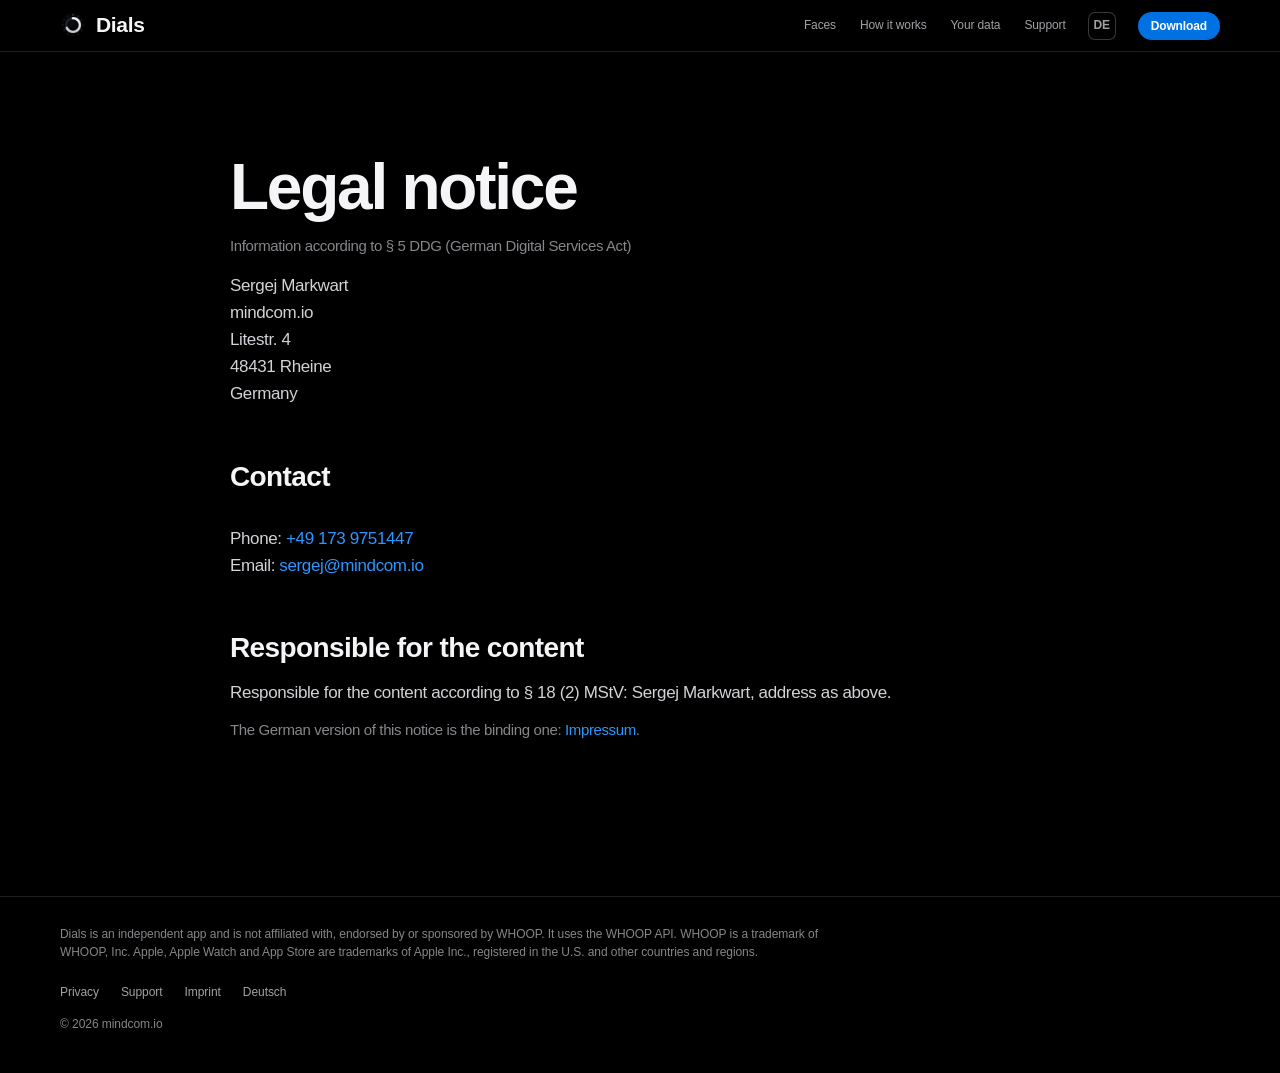
<file: dials/imprint/index.html>
<!doctype html>
<html lang="en">
<head>
<meta charset="utf-8">
<meta name="viewport" content="width=device-width,initial-scale=1,viewport-fit=cover">
<title>Legal Notice · Dials</title>
<meta name="description" content="Legal notice for Dials and mindcom.io: Sergej Markwart, Rheine, Germany.">
<link rel="canonical" href="https://mindcom.io/dials/imprint/">
<link rel="alternate" hreflang="en" href="https://mindcom.io/dials/imprint/">
<link rel="alternate" hreflang="de" href="https://mindcom.io/dials/de/imprint/">
<link rel="alternate" hreflang="x-default" href="https://mindcom.io/dials/imprint/">
<meta name="theme-color" content="#000000">
<meta name="color-scheme" content="dark">
<meta property="og:type" content="website">
<meta property="og:site_name" content="Dials">
<meta property="og:title" content="Legal Notice · Dials">
<meta property="og:description" content="Legal notice for Dials and mindcom.io: Sergej Markwart, Rheine, Germany.">
<meta property="og:url" content="https://mindcom.io/dials/imprint/">
<meta property="og:locale" content="en_US">
<meta property="og:locale:alternate" content="de_DE">
<meta property="og:image" content="https://mindcom.io/dials/assets/og-en.png">
<meta property="og:image:width" content="1200">
<meta property="og:image:height" content="630">
<meta property="og:image:alt" content="Apple Watch Ultra with the Modular Ultra face showing Recovery, Strain and Sleep from Dials.">
<meta name="twitter:card" content="summary_large_image">
<meta name="twitter:title" content="Legal Notice · Dials">
<meta name="twitter:description" content="Legal notice for Dials and mindcom.io: Sergej Markwart, Rheine, Germany.">
<meta name="twitter:image" content="https://mindcom.io/dials/assets/og-en.png">
<meta name="twitter:image:alt" content="Apple Watch Ultra with the Modular Ultra face showing Recovery, Strain and Sleep from Dials.">
<link rel="icon" href="../assets/favicon.svg" type="image/svg+xml">
<link rel="icon" href="../assets/favicon-32.png" sizes="32x32" type="image/png">
<link rel="apple-touch-icon" href="../assets/apple-touch-icon.png">
<link rel="stylesheet" href="../assets/site.css">
<script>(function(d){var e=d.documentElement;e.classList.add('js');try{if(matchMedia('(prefers-reduced-motion: reduce)').matches)e.classList.add('rm')}catch(_){}setTimeout(function(){if(!window.dialsReady)e.classList.remove('js')},3000)})(document)</script>
<script src="../assets/site.js" defer></script>

</head>
<body class="doc">
<a class="skip" href="#main">Skip to content</a>
<header class="lnav">
<div class="lnav-in">
<a class="brand" href="../"><img src="../assets/app-icon-64.png" alt="" width="26" height="26">Dials</a>
<nav class="lnav-links" aria-label="Dials">
<a href="../#faces">Faces</a>
<a href="../#how">How it works</a>
<a href="../#data">Your data</a>
<a href="../support/">Support</a>
</nav>
<a class="lnav-lang" href="../de/imprint/" hreflang="de" lang="de"><span class="sr-only">Deutsch</span><span aria-hidden="true">DE</span></a>
<a class="pill" href="../#appstore" data-appstore data-live="Download">Coming soon</a>
</div>
</header>
<main id="main" class="doc-main">
<article class="wrap narrow doc-body">
<h1>Legal notice</h1>
<p class="meta">Information according to § 5 DDG (German Digital Services Act)</p>
<address>Sergej Markwart<br>mindcom.io<br>Litestr. 4<br>48431 Rheine<br>Germany</address>
<h2>Contact</h2>
<p>Phone: <a href="tel:+491739751447">+49 173 9751447</a><br>Email: <a href="mailto:sergej@mindcom.io">sergej@mindcom.io</a></p>
<h2>Responsible for the content</h2>
<p>Responsible for the content according to § 18 (2) MStV: Sergej Markwart, address as above.</p>
<p class="meta">The German version of this notice is the binding one: <a href="../de/imprint/">Impressum</a>.</p>
</article>
</main>
<footer class="foot">
<div class="wrap">
<p class="foot-legal">Dials is an independent app and is not affiliated with, endorsed by or sponsored by WHOOP. It uses the WHOOP API. WHOOP is a trademark of WHOOP, Inc. Apple, Apple Watch and App Store are trademarks of Apple Inc., registered in the U.S. and other countries and regions.</p>
<nav class="foot-links" aria-label="Legal">
<a href="../privacy/">Privacy</a>
<a href="../support/">Support</a>
<a href="../imprint/">Imprint</a>
<a href="../de/imprint/" hreflang="de" lang="de">Deutsch</a>
</nav>
<p class="foot-copy">© 2026 mindcom.io</p>
</div>
</footer>
</body>
</html>
</file>
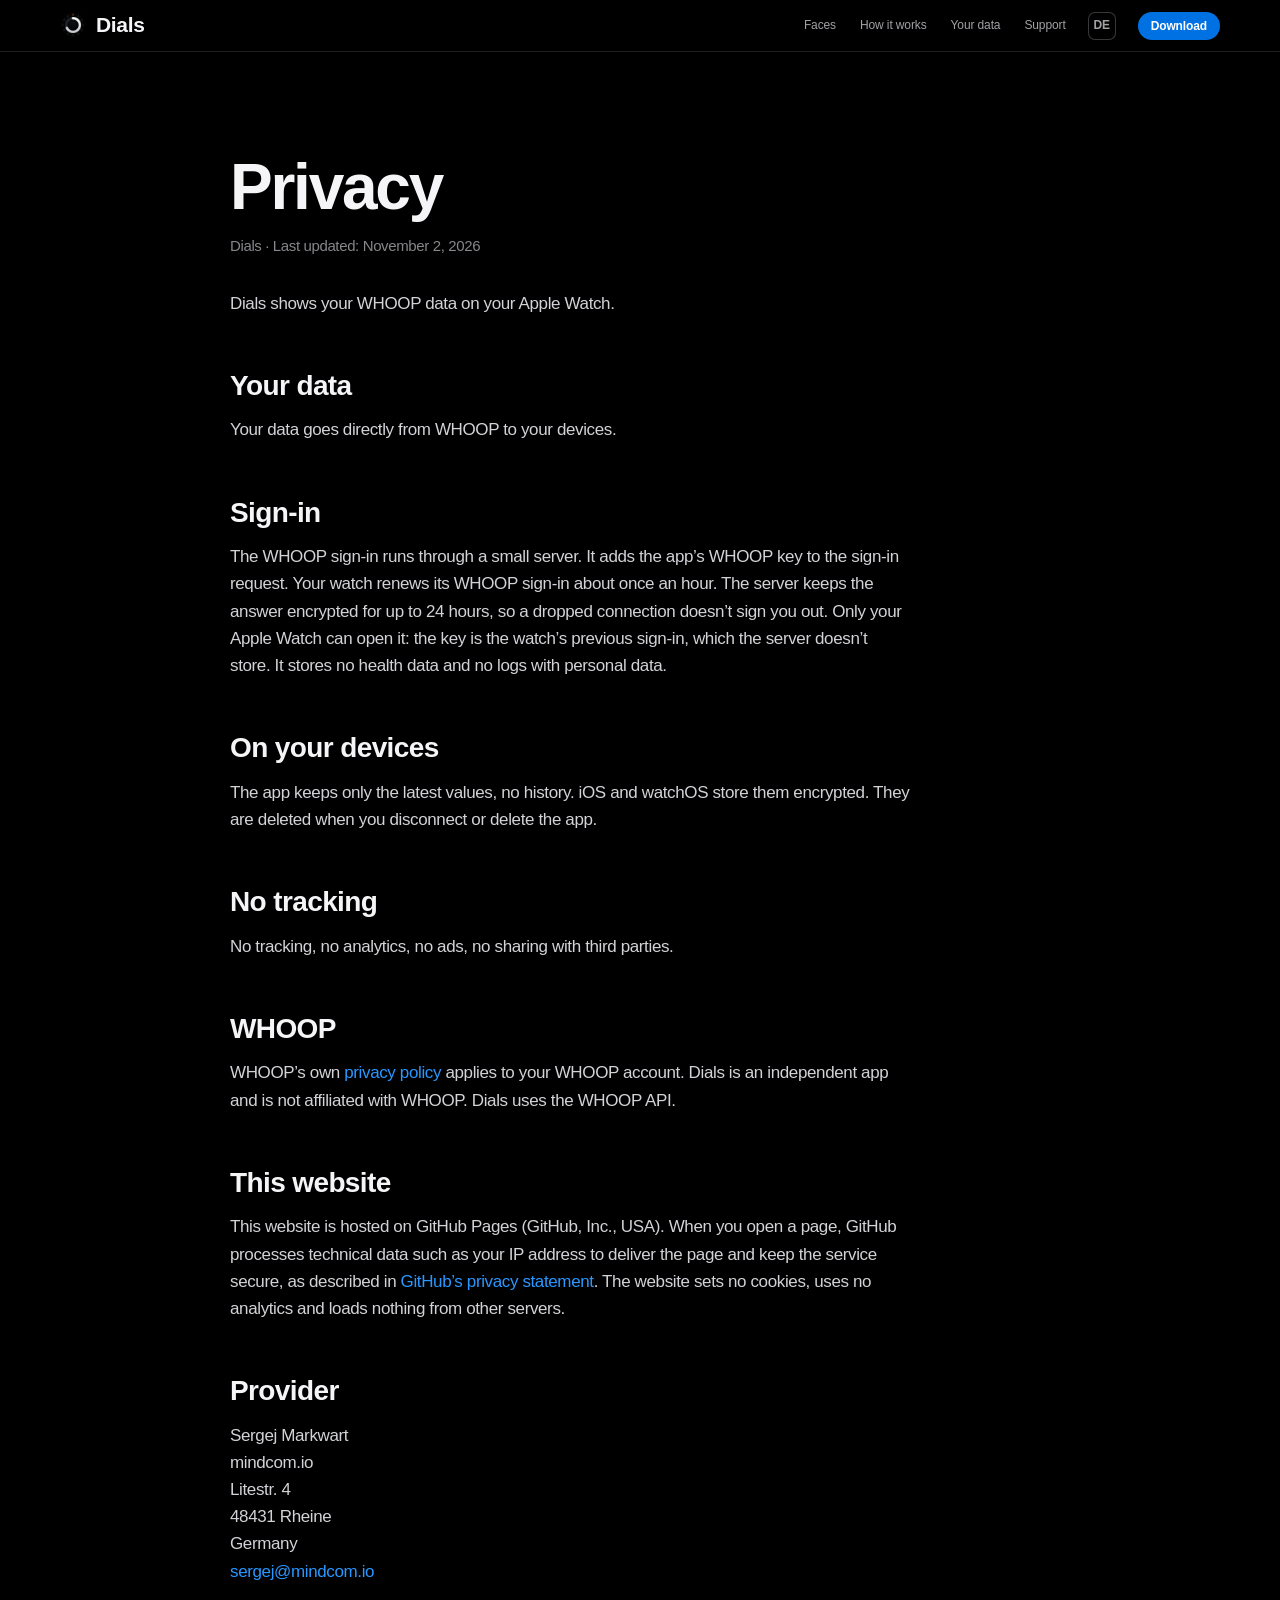
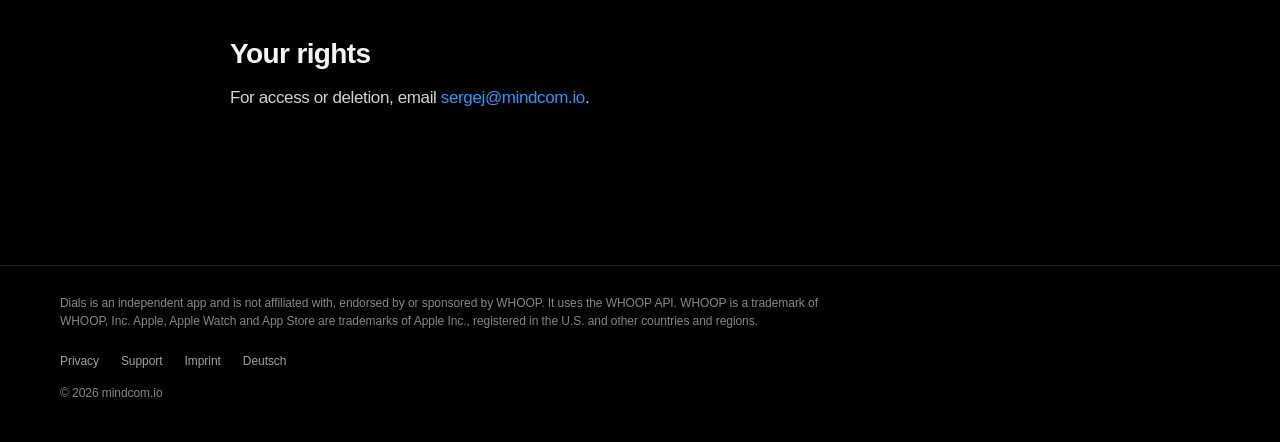
<file: dials/privacy/index.html>
<!doctype html>
<html lang="en">
<head>
<meta charset="utf-8">
<meta name="viewport" content="width=device-width,initial-scale=1,viewport-fit=cover">
<title>Privacy Policy · Dials</title>
<meta name="description" content="How Dials handles your data: straight from WHOOP to your Apple Watch, no server of ours stores it, no tracking.">
<link rel="canonical" href="https://mindcom.io/dials/privacy/">
<link rel="alternate" hreflang="en" href="https://mindcom.io/dials/privacy/">
<link rel="alternate" hreflang="de" href="https://mindcom.io/dials/de/privacy/">
<link rel="alternate" hreflang="x-default" href="https://mindcom.io/dials/privacy/">
<meta name="theme-color" content="#000000">
<meta name="color-scheme" content="dark">
<meta property="og:type" content="website">
<meta property="og:site_name" content="Dials">
<meta property="og:title" content="Privacy Policy · Dials">
<meta property="og:description" content="How Dials handles your data: straight from WHOOP to your Apple Watch, no server of ours stores it, no tracking.">
<meta property="og:url" content="https://mindcom.io/dials/privacy/">
<meta property="og:locale" content="en_US">
<meta property="og:locale:alternate" content="de_DE">
<meta property="og:image" content="https://mindcom.io/dials/assets/og-en.png">
<meta property="og:image:width" content="1200">
<meta property="og:image:height" content="630">
<meta property="og:image:alt" content="Apple Watch Ultra with the Modular Ultra face showing Recovery, Strain and Sleep from Dials.">
<meta name="twitter:card" content="summary_large_image">
<meta name="twitter:title" content="Privacy Policy · Dials">
<meta name="twitter:description" content="How Dials handles your data: straight from WHOOP to your Apple Watch, no server of ours stores it, no tracking.">
<meta name="twitter:image" content="https://mindcom.io/dials/assets/og-en.png">
<meta name="twitter:image:alt" content="Apple Watch Ultra with the Modular Ultra face showing Recovery, Strain and Sleep from Dials.">
<link rel="icon" href="../assets/favicon.svg" type="image/svg+xml">
<link rel="icon" href="../assets/favicon-32.png" sizes="32x32" type="image/png">
<link rel="apple-touch-icon" href="../assets/apple-touch-icon.png">
<link rel="stylesheet" href="../assets/site.css">
<script>(function(d){var e=d.documentElement;e.classList.add('js');try{if(matchMedia('(prefers-reduced-motion: reduce)').matches)e.classList.add('rm')}catch(_){}setTimeout(function(){if(!window.dialsReady)e.classList.remove('js')},3000)})(document)</script>
<script src="../assets/site.js" defer></script>

</head>
<body class="doc">
<a class="skip" href="#main">Skip to content</a>
<header class="lnav">
<div class="lnav-in">
<a class="brand" href="../"><img src="../assets/app-icon-64.png" alt="" width="26" height="26">Dials</a>
<nav class="lnav-links" aria-label="Dials">
<a href="../#faces">Faces</a>
<a href="../#how">How it works</a>
<a href="../#data">Your data</a>
<a href="../support/">Support</a>
</nav>
<a class="lnav-lang" href="../de/privacy/" hreflang="de" lang="de"><span class="sr-only">Deutsch</span><span aria-hidden="true">DE</span></a>
<a class="pill" href="../#appstore" data-appstore data-live="Download">Coming soon</a>
</div>
</header>
<main id="main" class="doc-main">
<article class="wrap narrow doc-body">
<h1>Privacy</h1>
<p class="meta">Dials · Last updated: November 2, 2026</p>
<p>Dials shows your WHOOP data on your Apple Watch.</p>
<h2>Your data</h2>
<p>Your data goes directly from WHOOP to your devices.</p>
<h2>Sign-in</h2>
<p>The WHOOP sign-in runs through a small server. It adds the app’s WHOOP key to the sign-in request. Your watch renews its WHOOP sign-in about once an hour. The server keeps the answer encrypted for up to 24 hours, so a dropped connection doesn’t sign you out. Only your Apple Watch can open it: the key is the watch’s previous sign-in, which the server doesn’t store. It stores no health data and no logs with personal data.</p>
<h2>On your devices</h2>
<p>The app keeps only the latest values, no history. iOS and watchOS store them encrypted. They are deleted when you disconnect or delete the app.</p>
<h2>No tracking</h2>
<p>No tracking, no analytics, no ads, no sharing with third parties.</p>
<h2>WHOOP</h2>
<p>WHOOP’s own <a href="https://www.whoop.com/privacy/">privacy policy</a> applies to your WHOOP account. Dials is an independent app and is not affiliated with WHOOP. Dials uses the WHOOP API.</p>
<h2>This website</h2>
<p>This website is hosted on GitHub Pages (GitHub, Inc., USA). When you open a page, GitHub processes technical data such as your IP address to deliver the page and keep the service secure, as described in <a href="https://docs.github.com/en/site-policy/privacy-policies/github-general-privacy-statement">GitHub’s privacy statement</a>. The website sets no cookies, uses no analytics and loads nothing from other servers.</p>
<h2>Provider</h2>
<address>Sergej Markwart<br>mindcom.io<br>Litestr. 4<br>48431 Rheine<br>Germany<br><a href="mailto:sergej@mindcom.io">sergej@mindcom.io</a></address>
<h2>Your rights</h2>
<p>For access or deletion, email <a href="mailto:sergej@mindcom.io">sergej@mindcom.io</a>.</p>
</article>
</main>
<footer class="foot">
<div class="wrap">
<p class="foot-legal">Dials is an independent app and is not affiliated with, endorsed by or sponsored by WHOOP. It uses the WHOOP API. WHOOP is a trademark of WHOOP, Inc. Apple, Apple Watch and App Store are trademarks of Apple Inc., registered in the U.S. and other countries and regions.</p>
<nav class="foot-links" aria-label="Legal">
<a href="../privacy/">Privacy</a>
<a href="../support/">Support</a>
<a href="../imprint/">Imprint</a>
<a href="../de/privacy/" hreflang="de" lang="de">Deutsch</a>
</nav>
<p class="foot-copy">© 2026 mindcom.io</p>
</div>
</footer>
</body>
</html>
</file>
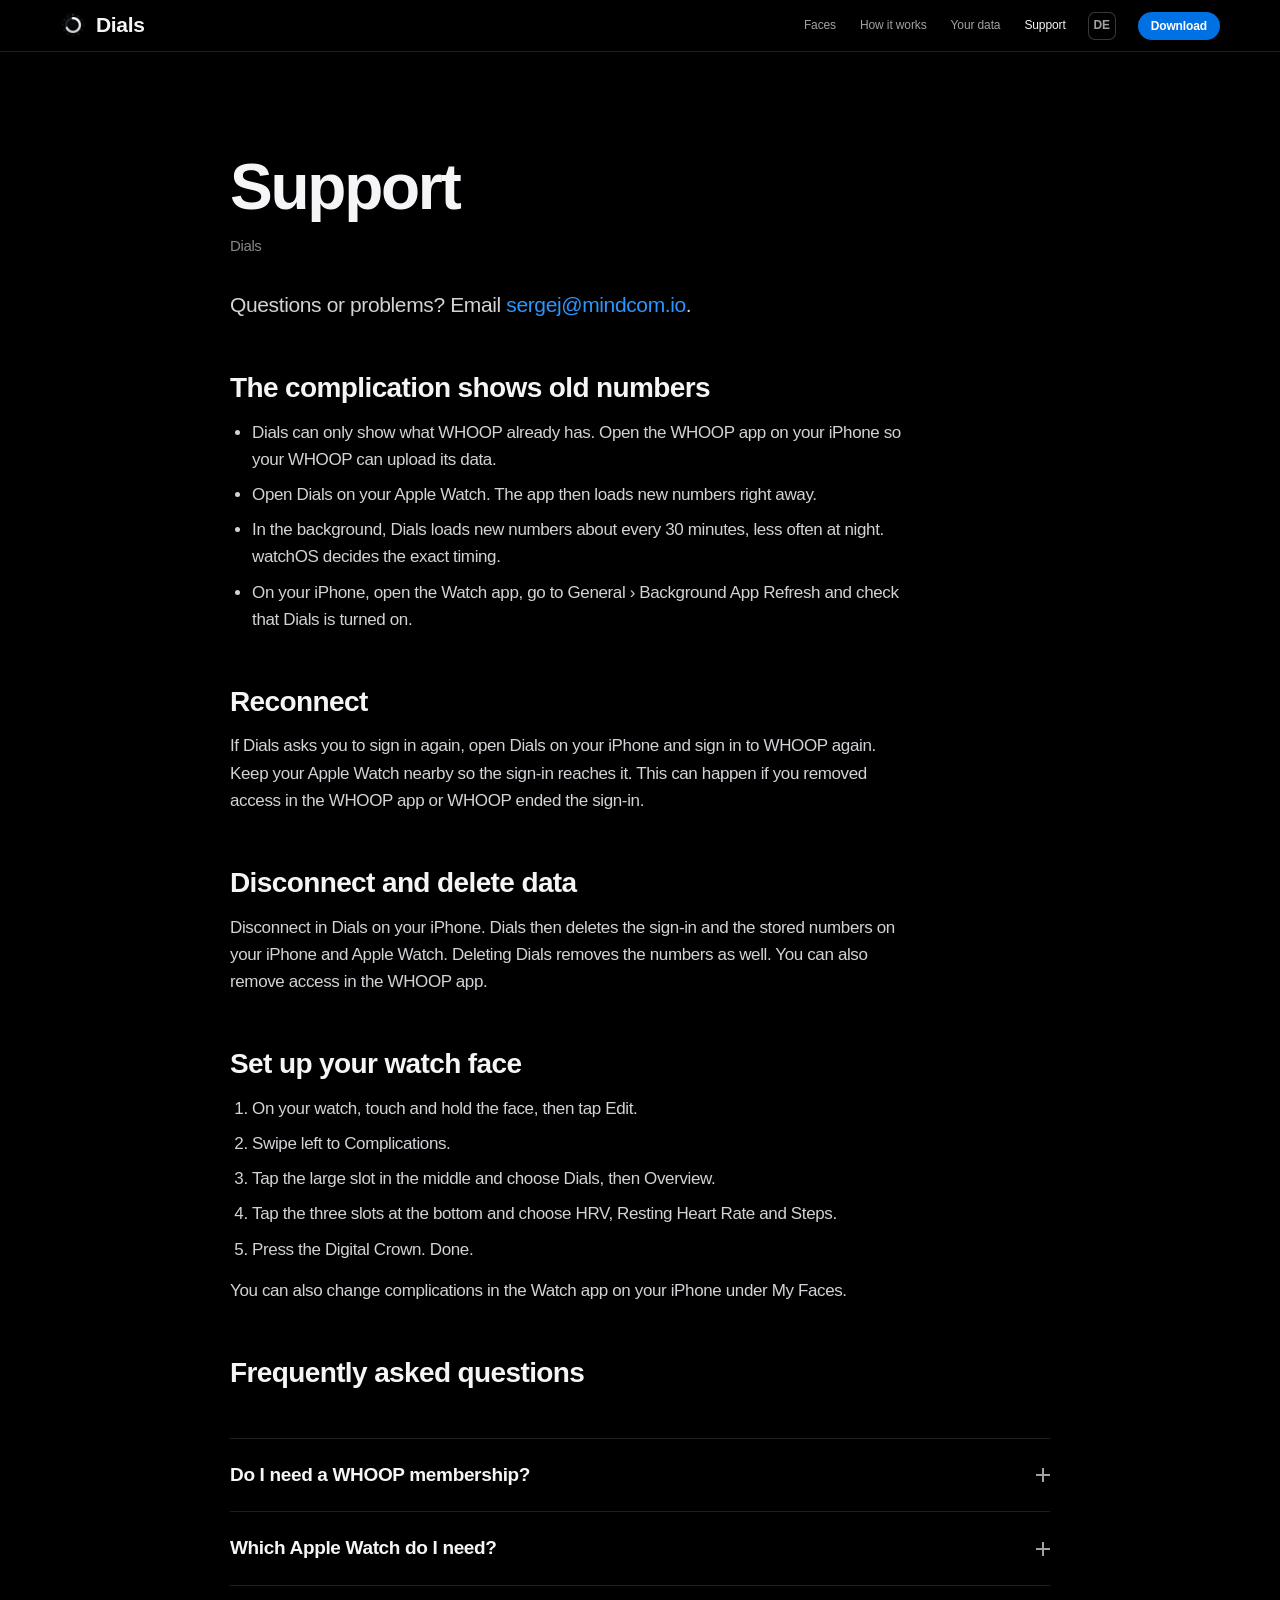
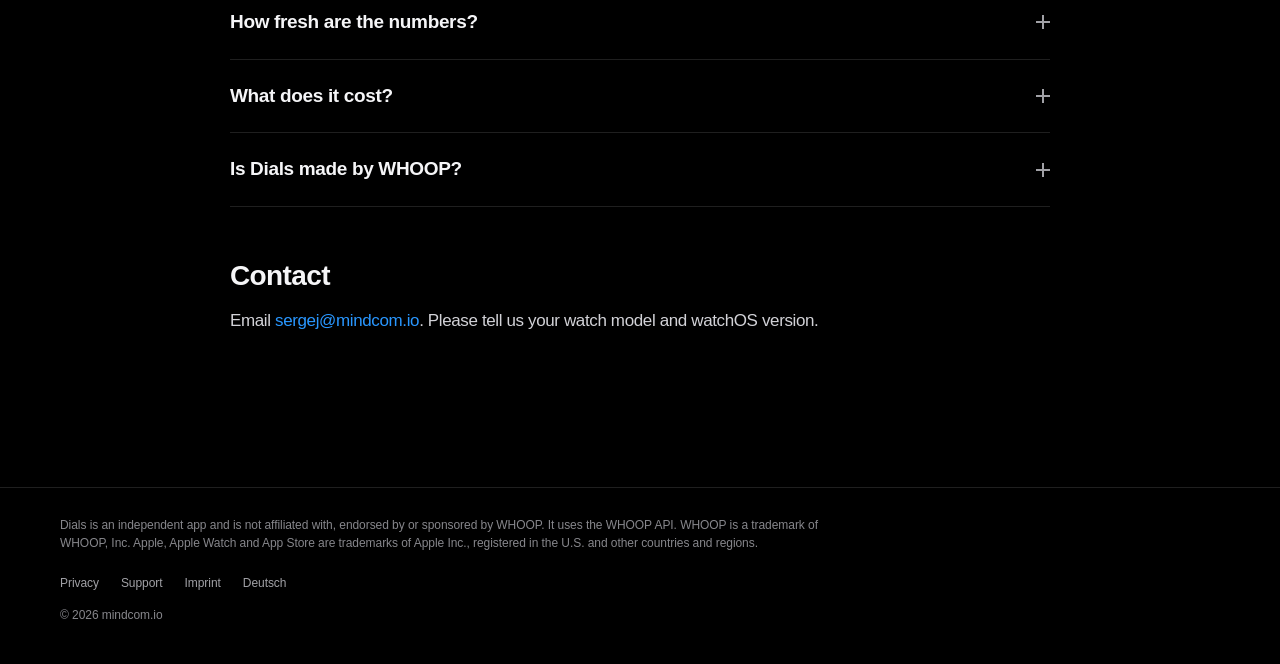
<file: dials/support/index.html>
<!doctype html>
<html lang="en">
<head>
<meta charset="utf-8">
<meta name="viewport" content="width=device-width,initial-scale=1,viewport-fit=cover">
<title>Support · Dials</title>
<meta name="description" content="Help for Dials: old numbers on the watch face, reconnecting WHOOP, deleting your data, and answers to common questions.">
<link rel="canonical" href="https://mindcom.io/dials/support/">
<link rel="alternate" hreflang="en" href="https://mindcom.io/dials/support/">
<link rel="alternate" hreflang="de" href="https://mindcom.io/dials/de/support/">
<link rel="alternate" hreflang="x-default" href="https://mindcom.io/dials/support/">
<meta name="theme-color" content="#000000">
<meta name="color-scheme" content="dark">
<meta property="og:type" content="website">
<meta property="og:site_name" content="Dials">
<meta property="og:title" content="Support · Dials">
<meta property="og:description" content="Help for Dials: old numbers on the watch face, reconnecting WHOOP, deleting your data, and answers to common questions.">
<meta property="og:url" content="https://mindcom.io/dials/support/">
<meta property="og:locale" content="en_US">
<meta property="og:locale:alternate" content="de_DE">
<meta property="og:image" content="https://mindcom.io/dials/assets/og-en.png">
<meta property="og:image:width" content="1200">
<meta property="og:image:height" content="630">
<meta property="og:image:alt" content="Apple Watch Ultra with the Modular Ultra face showing Recovery, Strain and Sleep from Dials.">
<meta name="twitter:card" content="summary_large_image">
<meta name="twitter:title" content="Support · Dials">
<meta name="twitter:description" content="Help for Dials: old numbers on the watch face, reconnecting WHOOP, deleting your data, and answers to common questions.">
<meta name="twitter:image" content="https://mindcom.io/dials/assets/og-en.png">
<meta name="twitter:image:alt" content="Apple Watch Ultra with the Modular Ultra face showing Recovery, Strain and Sleep from Dials.">
<link rel="icon" href="../assets/favicon.svg" type="image/svg+xml">
<link rel="icon" href="../assets/favicon-32.png" sizes="32x32" type="image/png">
<link rel="apple-touch-icon" href="../assets/apple-touch-icon.png">
<link rel="stylesheet" href="../assets/site.css">
<script>(function(d){var e=d.documentElement;e.classList.add('js');try{if(matchMedia('(prefers-reduced-motion: reduce)').matches)e.classList.add('rm')}catch(_){}setTimeout(function(){if(!window.dialsReady)e.classList.remove('js')},3000)})(document)</script>
<script src="../assets/site.js" defer></script>

</head>
<body class="doc">
<a class="skip" href="#main">Skip to content</a>
<header class="lnav">
<div class="lnav-in">
<a class="brand" href="../"><img src="../assets/app-icon-64.png" alt="" width="26" height="26">Dials</a>
<nav class="lnav-links" aria-label="Dials">
<a href="../#faces">Faces</a>
<a href="../#how">How it works</a>
<a href="../#data">Your data</a>
<a href="../support/" aria-current="page">Support</a>
</nav>
<a class="lnav-lang" href="../de/support/" hreflang="de" lang="de"><span class="sr-only">Deutsch</span><span aria-hidden="true">DE</span></a>
<a class="pill" href="../#appstore" data-appstore data-live="Download">Coming soon</a>
</div>
</header>
<main id="main" class="doc-main">
<article class="wrap narrow doc-body">
<h1>Support</h1>
<p class="meta">Dials</p>
<p class="intro">Questions or problems? Email <a href="mailto:sergej@mindcom.io">sergej@mindcom.io</a>.</p>
<h2>The complication shows old numbers</h2>
<ul>
<li>Dials can only show what WHOOP already has. Open the WHOOP app on your iPhone so your WHOOP can upload its data.</li>
<li>Open Dials on your Apple Watch. The app then loads new numbers right away.</li>
<li>In the background, Dials loads new numbers about every 30 minutes, less often at night. watchOS decides the exact timing.</li>
<li>On your iPhone, open the Watch app, go to General › Background App Refresh and check that Dials is turned on.</li>
</ul>
<h2>Reconnect</h2>
<p>If Dials asks you to sign in again, open Dials on your iPhone and sign in to WHOOP again. Keep your Apple Watch nearby so the sign-in reaches it. This can happen if you removed access in the WHOOP app or WHOOP ended the sign-in.</p>
<h2>Disconnect and delete data</h2>
<p>Disconnect in Dials on your iPhone. Dials then deletes the sign-in and the stored numbers on your iPhone and Apple Watch. Deleting Dials removes the numbers as well. You can also remove access in the WHOOP app.</p>
<h2>Set up your watch face</h2>
<ol>
<li>On your watch, touch and hold the face, then tap Edit.</li>
<li>Swipe left to Complications.</li>
<li>Tap the large slot in the middle and choose Dials, then Overview.</li>
<li>Tap the three slots at the bottom and choose HRV, Resting Heart Rate and Steps.</li>
<li>Press the Digital Crown. Done.</li>
</ol>
<p>You can also change complications in the Watch app on your iPhone under My Faces.</p>
<h2>Frequently asked questions</h2>
<div class="qa"><details><summary>Do I need a WHOOP membership?</summary><p>Yes. Dials reads your data from WHOOP. Without a membership and a WHOOP wearable there is nothing to show.</p></details><details><summary>Which Apple Watch do I need?</summary><p>Any Apple Watch with watchOS 26 or later. Modular Ultra and Wayfinder are on Apple Watch Ultra. Modular Duo, Infograph and the Smart Stack work on other models too.</p></details><details><summary>How fresh are the numbers?</summary><p>Dials shows what WHOOP already has. Your watch loads new numbers about every 30 minutes; watchOS decides the exact moment. Recovery and Sleep appear once WHOOP has scored your night. If something looks old, open the WHOOP app on your iPhone so your WHOOP can sync, then open Dials on your watch.</p></details><details><summary>What does it cost?</summary><p>Nothing. No ads, no in-app purchases, no subscription.</p></details><details><summary>Is Dials made by WHOOP?</summary><p>No. Dials is an independent app by Sergej Markwart. It uses the WHOOP API and is not affiliated with, endorsed by or sponsored by WHOOP.</p></details></div>
<h2>Contact</h2>
<p>Email <a href="mailto:sergej@mindcom.io">sergej@mindcom.io</a>. Please tell us your watch model and watchOS version.</p>
</article>
</main>
<footer class="foot">
<div class="wrap">
<p class="foot-legal">Dials is an independent app and is not affiliated with, endorsed by or sponsored by WHOOP. It uses the WHOOP API. WHOOP is a trademark of WHOOP, Inc. Apple, Apple Watch and App Store are trademarks of Apple Inc., registered in the U.S. and other countries and regions.</p>
<nav class="foot-links" aria-label="Legal">
<a href="../privacy/">Privacy</a>
<a href="../support/">Support</a>
<a href="../imprint/">Imprint</a>
<a href="../de/support/" hreflang="de" lang="de">Deutsch</a>
</nav>
<p class="foot-copy">© 2026 mindcom.io</p>
</div>
</footer>
</body>
</html>
</file>
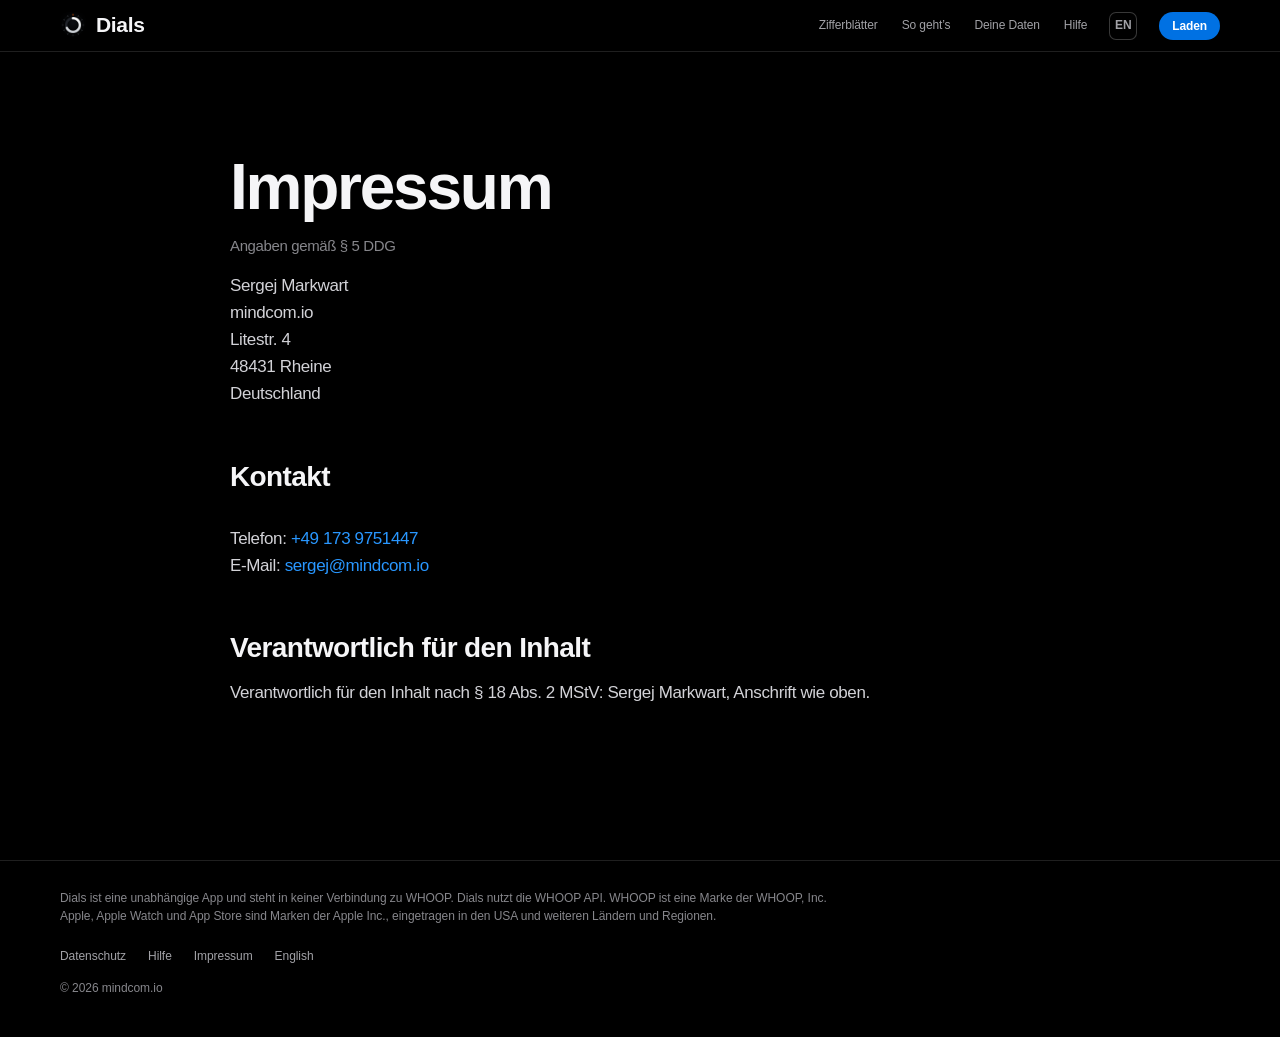
<file: dials/de/imprint/index.html>
<!doctype html>
<html lang="de">
<head>
<meta charset="utf-8">
<meta name="viewport" content="width=device-width,initial-scale=1,viewport-fit=cover">
<title>Impressum · Dials</title>
<meta name="description" content="Impressum für Dials und mindcom.io: Sergej Markwart, Rheine.">
<link rel="canonical" href="https://mindcom.io/dials/de/imprint/">
<link rel="alternate" hreflang="en" href="https://mindcom.io/dials/imprint/">
<link rel="alternate" hreflang="de" href="https://mindcom.io/dials/de/imprint/">
<link rel="alternate" hreflang="x-default" href="https://mindcom.io/dials/imprint/">
<meta name="theme-color" content="#000000">
<meta name="color-scheme" content="dark">
<meta property="og:type" content="website">
<meta property="og:site_name" content="Dials">
<meta property="og:title" content="Impressum · Dials">
<meta property="og:description" content="Impressum für Dials und mindcom.io: Sergej Markwart, Rheine.">
<meta property="og:url" content="https://mindcom.io/dials/de/imprint/">
<meta property="og:locale" content="de_DE">
<meta property="og:locale:alternate" content="en_US">
<meta property="og:image" content="https://mindcom.io/dials/assets/og-de.png">
<meta property="og:image:width" content="1200">
<meta property="og:image:height" content="630">
<meta property="og:image:alt" content="Apple Watch Ultra mit dem Zifferblatt Modular Ultra, auf dem Dials Erholung, Belastung und Schlaf zeigt.">
<meta name="twitter:card" content="summary_large_image">
<meta name="twitter:title" content="Impressum · Dials">
<meta name="twitter:description" content="Impressum für Dials und mindcom.io: Sergej Markwart, Rheine.">
<meta name="twitter:image" content="https://mindcom.io/dials/assets/og-de.png">
<meta name="twitter:image:alt" content="Apple Watch Ultra mit dem Zifferblatt Modular Ultra, auf dem Dials Erholung, Belastung und Schlaf zeigt.">
<link rel="icon" href="../../assets/favicon.svg" type="image/svg+xml">
<link rel="icon" href="../../assets/favicon-32.png" sizes="32x32" type="image/png">
<link rel="apple-touch-icon" href="../../assets/apple-touch-icon.png">
<link rel="stylesheet" href="../../assets/site.css">
<script>(function(d){var e=d.documentElement;e.classList.add('js');try{if(matchMedia('(prefers-reduced-motion: reduce)').matches)e.classList.add('rm')}catch(_){}setTimeout(function(){if(!window.dialsReady)e.classList.remove('js')},3000)})(document)</script>
<script src="../../assets/site.js" defer></script>

</head>
<body class="doc">
<a class="skip" href="#main">Zum Inhalt</a>
<header class="lnav">
<div class="lnav-in">
<a class="brand" href="../../de/"><img src="../../assets/app-icon-64.png" alt="" width="26" height="26">Dials</a>
<nav class="lnav-links" aria-label="Dials">
<a href="../../de/#faces">Zifferblätter</a>
<a href="../../de/#how">So geht’s</a>
<a href="../../de/#data">Deine Daten</a>
<a href="../../de/support/">Hilfe</a>
</nav>
<a class="lnav-lang" href="../../imprint/" hreflang="en" lang="en"><span class="sr-only">English</span><span aria-hidden="true">EN</span></a>
<a class="pill" href="../../de/#appstore" data-appstore data-live="Laden">Bald verfügbar</a>
</div>
</header>
<main id="main" class="doc-main">
<article class="wrap narrow doc-body">
<h1>Impressum</h1>
<p class="meta">Angaben gemäß § 5 DDG</p>
<address>Sergej Markwart<br>mindcom.io<br>Litestr. 4<br>48431 Rheine<br>Deutschland</address>
<h2>Kontakt</h2>
<p>Telefon: <a href="tel:+491739751447">+49 173 9751447</a><br>E-Mail: <a href="mailto:sergej@mindcom.io">sergej@mindcom.io</a></p>
<h2>Verantwortlich für den Inhalt</h2>
<p>Verantwortlich für den Inhalt nach § 18 Abs. 2 MStV: Sergej Markwart, Anschrift wie oben.</p>
</article>
</main>
<footer class="foot">
<div class="wrap">
<p class="foot-legal">Dials ist eine unabhängige App und steht in keiner Verbindung zu WHOOP. Dials nutzt die WHOOP API. WHOOP ist eine Marke der WHOOP, Inc. Apple, Apple Watch und App Store sind Marken der Apple Inc., eingetragen in den USA und weiteren Ländern und Regionen.</p>
<nav class="foot-links" aria-label="Rechtliches">
<a href="../../de/privacy/">Datenschutz</a>
<a href="../../de/support/">Hilfe</a>
<a href="../../de/imprint/">Impressum</a>
<a href="../../imprint/" hreflang="en" lang="en">English</a>
</nav>
<p class="foot-copy">© 2026 mindcom.io</p>
</div>
</footer>
</body>
</html>
</file>
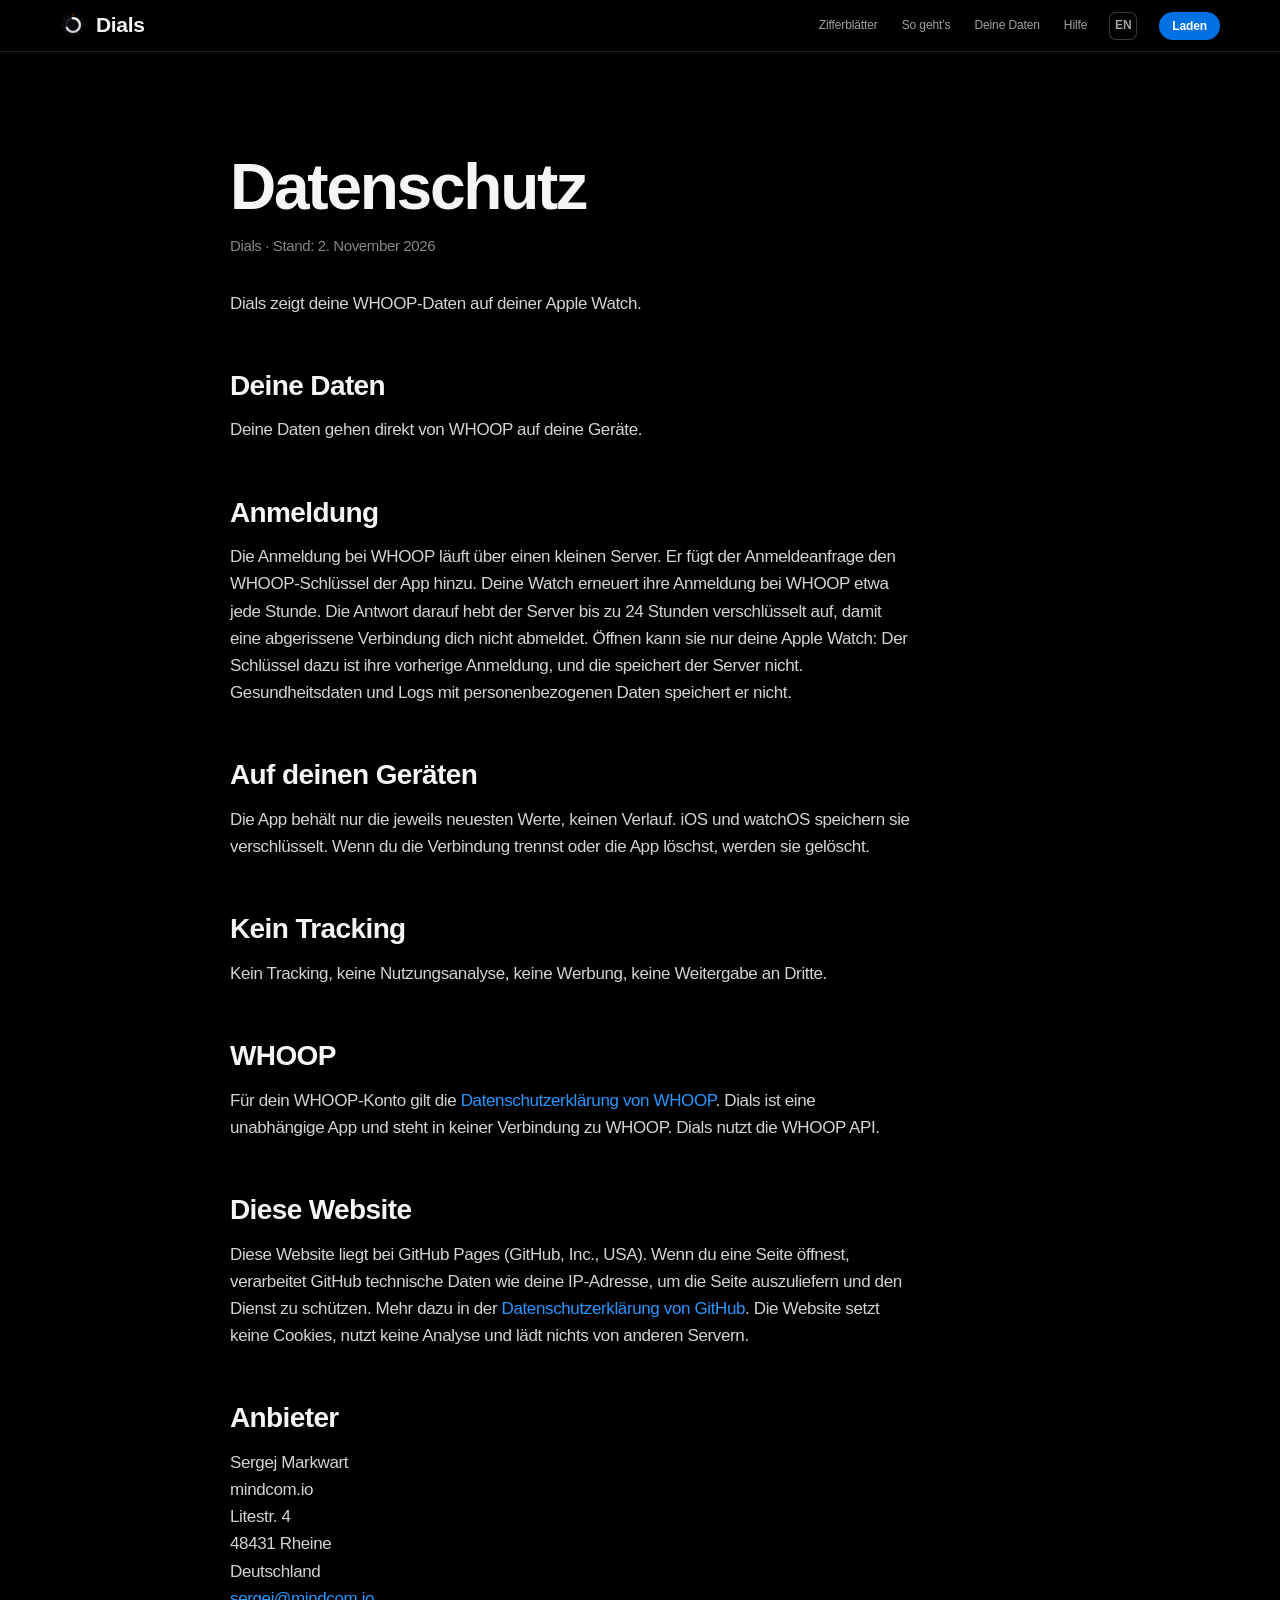
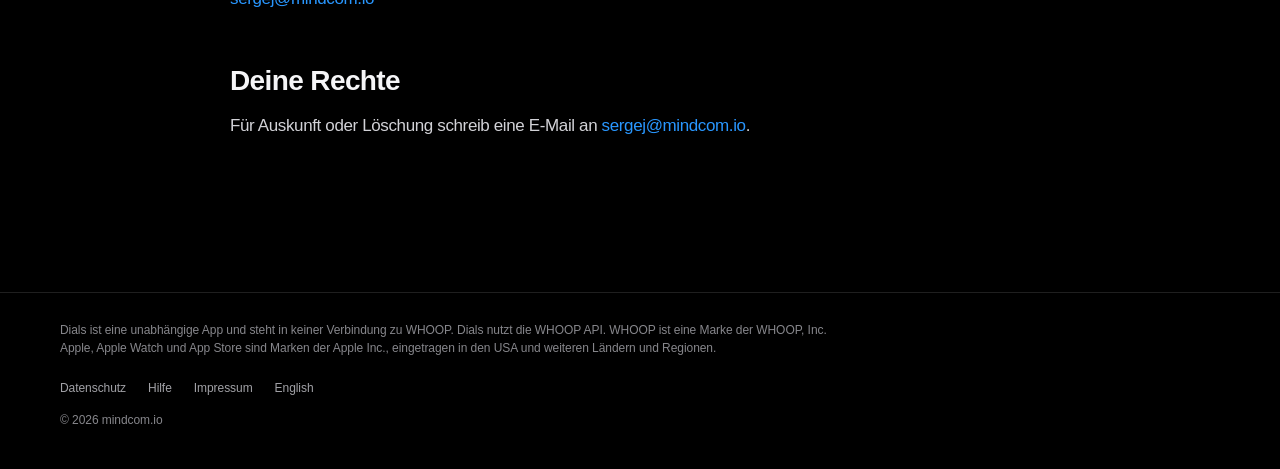
<file: dials/de/privacy/index.html>
<!doctype html>
<html lang="de">
<head>
<meta charset="utf-8">
<meta name="viewport" content="width=device-width,initial-scale=1,viewport-fit=cover">
<title>Datenschutzerklärung · Dials</title>
<meta name="description" content="So geht Dials mit deinen Daten um: direkt von WHOOP auf deine Apple Watch, kein Server von uns speichert sie, kein Tracking.">
<link rel="canonical" href="https://mindcom.io/dials/de/privacy/">
<link rel="alternate" hreflang="en" href="https://mindcom.io/dials/privacy/">
<link rel="alternate" hreflang="de" href="https://mindcom.io/dials/de/privacy/">
<link rel="alternate" hreflang="x-default" href="https://mindcom.io/dials/privacy/">
<meta name="theme-color" content="#000000">
<meta name="color-scheme" content="dark">
<meta property="og:type" content="website">
<meta property="og:site_name" content="Dials">
<meta property="og:title" content="Datenschutzerklärung · Dials">
<meta property="og:description" content="So geht Dials mit deinen Daten um: direkt von WHOOP auf deine Apple Watch, kein Server von uns speichert sie, kein Tracking.">
<meta property="og:url" content="https://mindcom.io/dials/de/privacy/">
<meta property="og:locale" content="de_DE">
<meta property="og:locale:alternate" content="en_US">
<meta property="og:image" content="https://mindcom.io/dials/assets/og-de.png">
<meta property="og:image:width" content="1200">
<meta property="og:image:height" content="630">
<meta property="og:image:alt" content="Apple Watch Ultra mit dem Zifferblatt Modular Ultra, auf dem Dials Erholung, Belastung und Schlaf zeigt.">
<meta name="twitter:card" content="summary_large_image">
<meta name="twitter:title" content="Datenschutzerklärung · Dials">
<meta name="twitter:description" content="So geht Dials mit deinen Daten um: direkt von WHOOP auf deine Apple Watch, kein Server von uns speichert sie, kein Tracking.">
<meta name="twitter:image" content="https://mindcom.io/dials/assets/og-de.png">
<meta name="twitter:image:alt" content="Apple Watch Ultra mit dem Zifferblatt Modular Ultra, auf dem Dials Erholung, Belastung und Schlaf zeigt.">
<link rel="icon" href="../../assets/favicon.svg" type="image/svg+xml">
<link rel="icon" href="../../assets/favicon-32.png" sizes="32x32" type="image/png">
<link rel="apple-touch-icon" href="../../assets/apple-touch-icon.png">
<link rel="stylesheet" href="../../assets/site.css">
<script>(function(d){var e=d.documentElement;e.classList.add('js');try{if(matchMedia('(prefers-reduced-motion: reduce)').matches)e.classList.add('rm')}catch(_){}setTimeout(function(){if(!window.dialsReady)e.classList.remove('js')},3000)})(document)</script>
<script src="../../assets/site.js" defer></script>

</head>
<body class="doc">
<a class="skip" href="#main">Zum Inhalt</a>
<header class="lnav">
<div class="lnav-in">
<a class="brand" href="../../de/"><img src="../../assets/app-icon-64.png" alt="" width="26" height="26">Dials</a>
<nav class="lnav-links" aria-label="Dials">
<a href="../../de/#faces">Zifferblätter</a>
<a href="../../de/#how">So geht’s</a>
<a href="../../de/#data">Deine Daten</a>
<a href="../../de/support/">Hilfe</a>
</nav>
<a class="lnav-lang" href="../../privacy/" hreflang="en" lang="en"><span class="sr-only">English</span><span aria-hidden="true">EN</span></a>
<a class="pill" href="../../de/#appstore" data-appstore data-live="Laden">Bald verfügbar</a>
</div>
</header>
<main id="main" class="doc-main">
<article class="wrap narrow doc-body">
<h1>Datenschutz</h1>
<p class="meta">Dials · Stand: 2. November 2026</p>
<p>Dials zeigt deine WHOOP-Daten auf deiner Apple Watch.</p>
<h2>Deine Daten</h2>
<p>Deine Daten gehen direkt von WHOOP auf deine Geräte.</p>
<h2>Anmeldung</h2>
<p>Die Anmeldung bei WHOOP läuft über einen kleinen Server. Er fügt der Anmeldeanfrage den WHOOP-Schlüssel der App hinzu. Deine Watch erneuert ihre Anmeldung bei WHOOP etwa jede Stunde. Die Antwort darauf hebt der Server bis zu 24 Stunden verschlüsselt auf, damit eine abgerissene Verbindung dich nicht abmeldet. Öffnen kann sie nur deine Apple Watch: Der Schlüssel dazu ist ihre vorherige Anmeldung, und die speichert der Server nicht. Gesundheitsdaten und Logs mit personenbezogenen Daten speichert er nicht.</p>
<h2>Auf deinen Geräten</h2>
<p>Die App behält nur die jeweils neuesten Werte, keinen Verlauf. iOS und watchOS speichern sie verschlüsselt. Wenn du die Verbindung trennst oder die App löschst, werden sie gelöscht.</p>
<h2>Kein Tracking</h2>
<p>Kein Tracking, keine Nutzungsanalyse, keine Werbung, keine Weitergabe an Dritte.</p>
<h2>WHOOP</h2>
<p>Für dein WHOOP-Konto gilt die <a href="https://www.whoop.com/privacy/">Datenschutzerklärung von WHOOP</a>. Dials ist eine unabhängige App und steht in keiner Verbindung zu WHOOP. Dials nutzt die WHOOP API.</p>
<h2>Diese Website</h2>
<p>Diese Website liegt bei GitHub Pages (GitHub, Inc., USA). Wenn du eine Seite öffnest, verarbeitet GitHub technische Daten wie deine IP-Adresse, um die Seite auszuliefern und den Dienst zu schützen. Mehr dazu in der <a href="https://docs.github.com/de/site-policy/privacy-policies/github-general-privacy-statement">Datenschutzerklärung von GitHub</a>. Die Website setzt keine Cookies, nutzt keine Analyse und lädt nichts von anderen Servern.</p>
<h2>Anbieter</h2>
<address>Sergej Markwart<br>mindcom.io<br>Litestr. 4<br>48431 Rheine<br>Deutschland<br><a href="mailto:sergej@mindcom.io">sergej@mindcom.io</a></address>
<h2>Deine Rechte</h2>
<p>Für Auskunft oder Löschung schreib eine E-Mail an <a href="mailto:sergej@mindcom.io">sergej@mindcom.io</a>.</p>
</article>
</main>
<footer class="foot">
<div class="wrap">
<p class="foot-legal">Dials ist eine unabhängige App und steht in keiner Verbindung zu WHOOP. Dials nutzt die WHOOP API. WHOOP ist eine Marke der WHOOP, Inc. Apple, Apple Watch und App Store sind Marken der Apple Inc., eingetragen in den USA und weiteren Ländern und Regionen.</p>
<nav class="foot-links" aria-label="Rechtliches">
<a href="../../de/privacy/">Datenschutz</a>
<a href="../../de/support/">Hilfe</a>
<a href="../../de/imprint/">Impressum</a>
<a href="../../privacy/" hreflang="en" lang="en">English</a>
</nav>
<p class="foot-copy">© 2026 mindcom.io</p>
</div>
</footer>
</body>
</html>
</file>
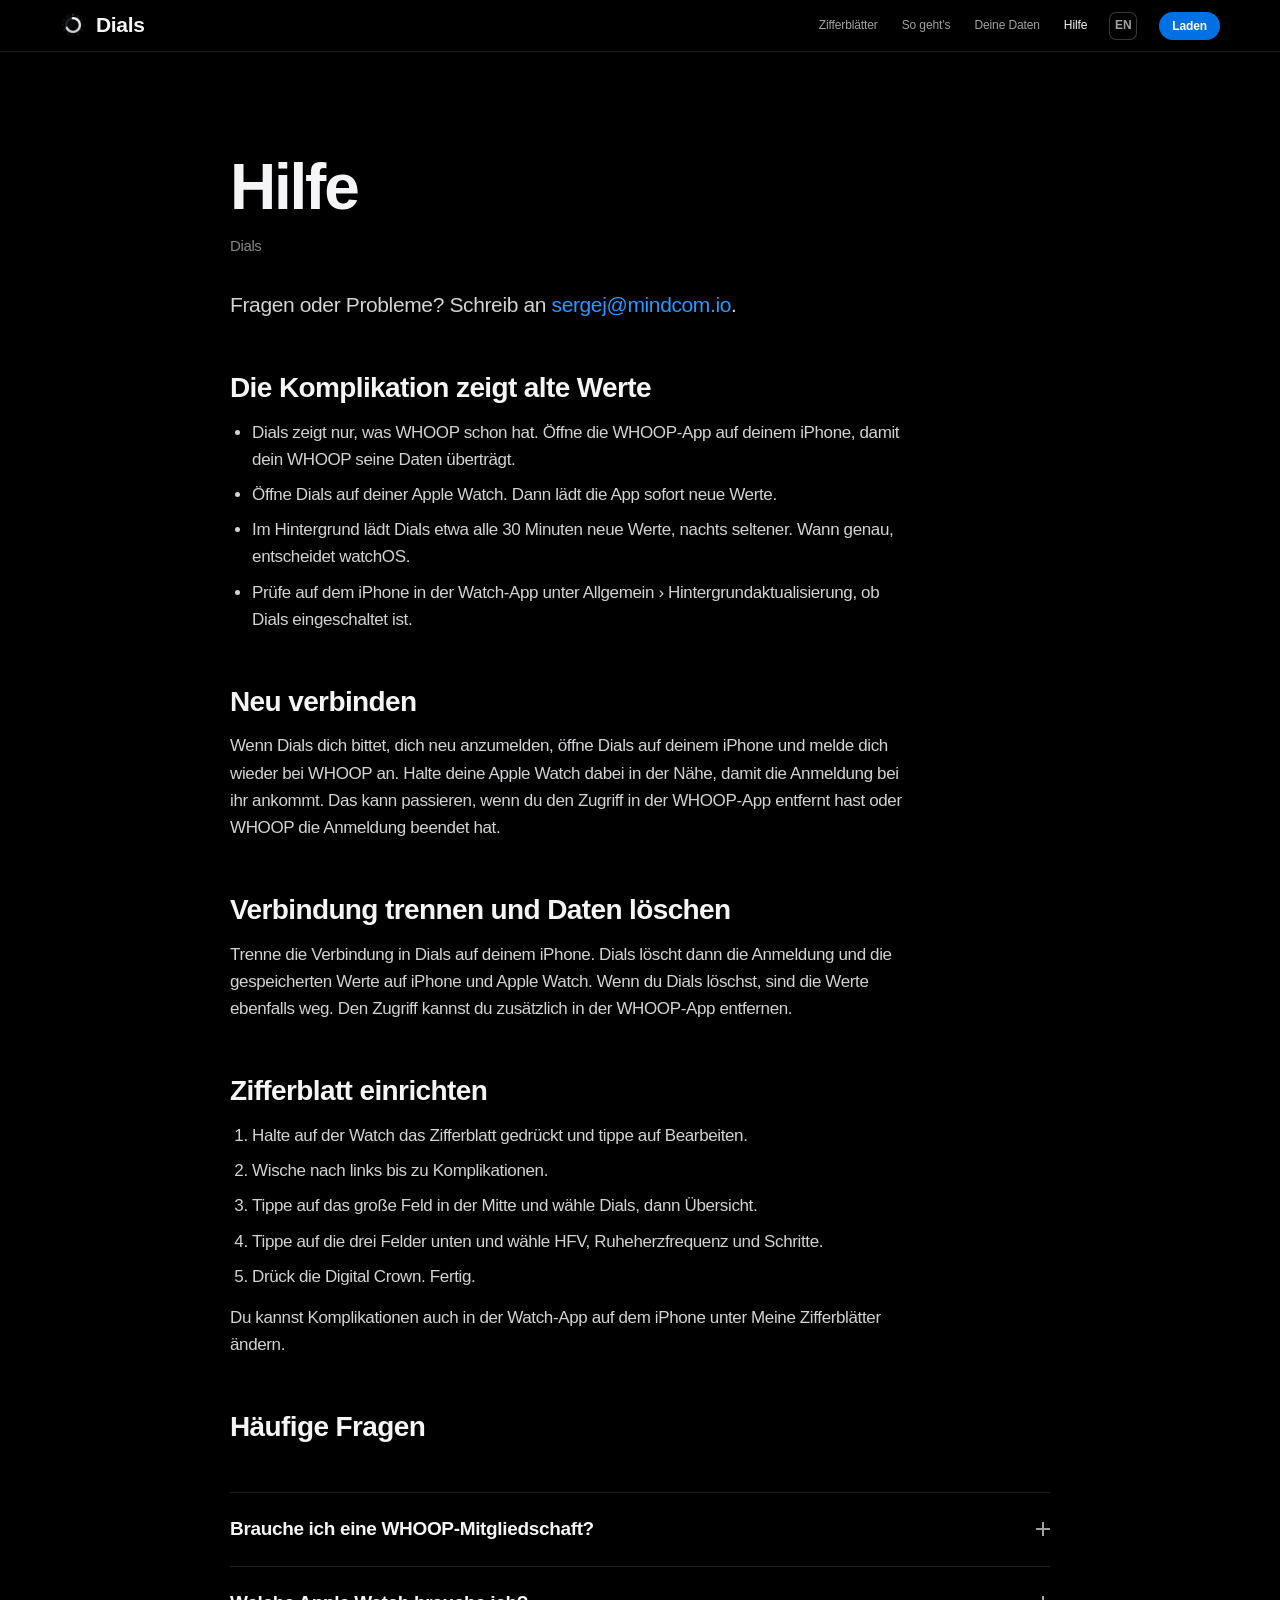
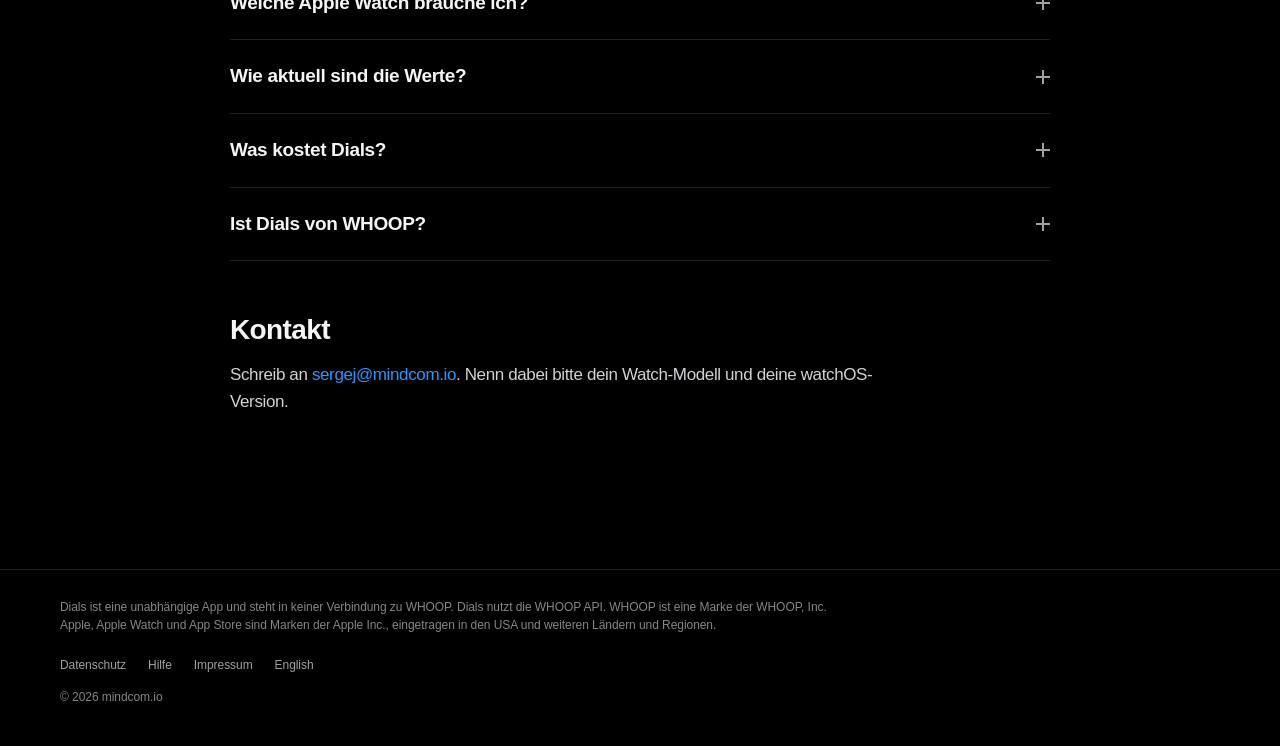
<file: dials/de/support/index.html>
<!doctype html>
<html lang="de">
<head>
<meta charset="utf-8">
<meta name="viewport" content="width=device-width,initial-scale=1,viewport-fit=cover">
<title>Hilfe · Dials</title>
<meta name="description" content="Hilfe zu Dials: alte Werte auf dem Zifferblatt, WHOOP neu verbinden, Daten löschen und Antworten auf häufige Fragen.">
<link rel="canonical" href="https://mindcom.io/dials/de/support/">
<link rel="alternate" hreflang="en" href="https://mindcom.io/dials/support/">
<link rel="alternate" hreflang="de" href="https://mindcom.io/dials/de/support/">
<link rel="alternate" hreflang="x-default" href="https://mindcom.io/dials/support/">
<meta name="theme-color" content="#000000">
<meta name="color-scheme" content="dark">
<meta property="og:type" content="website">
<meta property="og:site_name" content="Dials">
<meta property="og:title" content="Hilfe · Dials">
<meta property="og:description" content="Hilfe zu Dials: alte Werte auf dem Zifferblatt, WHOOP neu verbinden, Daten löschen und Antworten auf häufige Fragen.">
<meta property="og:url" content="https://mindcom.io/dials/de/support/">
<meta property="og:locale" content="de_DE">
<meta property="og:locale:alternate" content="en_US">
<meta property="og:image" content="https://mindcom.io/dials/assets/og-de.png">
<meta property="og:image:width" content="1200">
<meta property="og:image:height" content="630">
<meta property="og:image:alt" content="Apple Watch Ultra mit dem Zifferblatt Modular Ultra, auf dem Dials Erholung, Belastung und Schlaf zeigt.">
<meta name="twitter:card" content="summary_large_image">
<meta name="twitter:title" content="Hilfe · Dials">
<meta name="twitter:description" content="Hilfe zu Dials: alte Werte auf dem Zifferblatt, WHOOP neu verbinden, Daten löschen und Antworten auf häufige Fragen.">
<meta name="twitter:image" content="https://mindcom.io/dials/assets/og-de.png">
<meta name="twitter:image:alt" content="Apple Watch Ultra mit dem Zifferblatt Modular Ultra, auf dem Dials Erholung, Belastung und Schlaf zeigt.">
<link rel="icon" href="../../assets/favicon.svg" type="image/svg+xml">
<link rel="icon" href="../../assets/favicon-32.png" sizes="32x32" type="image/png">
<link rel="apple-touch-icon" href="../../assets/apple-touch-icon.png">
<link rel="stylesheet" href="../../assets/site.css">
<script>(function(d){var e=d.documentElement;e.classList.add('js');try{if(matchMedia('(prefers-reduced-motion: reduce)').matches)e.classList.add('rm')}catch(_){}setTimeout(function(){if(!window.dialsReady)e.classList.remove('js')},3000)})(document)</script>
<script src="../../assets/site.js" defer></script>

</head>
<body class="doc">
<a class="skip" href="#main">Zum Inhalt</a>
<header class="lnav">
<div class="lnav-in">
<a class="brand" href="../../de/"><img src="../../assets/app-icon-64.png" alt="" width="26" height="26">Dials</a>
<nav class="lnav-links" aria-label="Dials">
<a href="../../de/#faces">Zifferblätter</a>
<a href="../../de/#how">So geht’s</a>
<a href="../../de/#data">Deine Daten</a>
<a href="../../de/support/" aria-current="page">Hilfe</a>
</nav>
<a class="lnav-lang" href="../../support/" hreflang="en" lang="en"><span class="sr-only">English</span><span aria-hidden="true">EN</span></a>
<a class="pill" href="../../de/#appstore" data-appstore data-live="Laden">Bald verfügbar</a>
</div>
</header>
<main id="main" class="doc-main">
<article class="wrap narrow doc-body">
<h1>Hilfe</h1>
<p class="meta">Dials</p>
<p class="intro">Fragen oder Probleme? Schreib an <a href="mailto:sergej@mindcom.io">sergej@mindcom.io</a>.</p>
<h2>Die Komplikation zeigt alte Werte</h2>
<ul>
<li>Dials zeigt nur, was WHOOP schon hat. Öffne die WHOOP-App auf deinem iPhone, damit dein WHOOP seine Daten überträgt.</li>
<li>Öffne Dials auf deiner Apple Watch. Dann lädt die App sofort neue Werte.</li>
<li>Im Hintergrund lädt Dials etwa alle 30 Minuten neue Werte, nachts seltener. Wann genau, entscheidet watchOS.</li>
<li>Prüfe auf dem iPhone in der Watch-App unter Allgemein › Hintergrundaktualisierung, ob Dials eingeschaltet ist.</li>
</ul>
<h2>Neu verbinden</h2>
<p>Wenn Dials dich bittet, dich neu anzumelden, öffne Dials auf deinem iPhone und melde dich wieder bei WHOOP an. Halte deine Apple Watch dabei in der Nähe, damit die Anmeldung bei ihr ankommt. Das kann passieren, wenn du den Zugriff in der WHOOP-App entfernt hast oder WHOOP die Anmeldung beendet hat.</p>
<h2>Verbindung trennen und Daten löschen</h2>
<p>Trenne die Verbindung in Dials auf deinem iPhone. Dials löscht dann die Anmeldung und die gespeicherten Werte auf iPhone und Apple Watch. Wenn du Dials löschst, sind die Werte ebenfalls weg. Den Zugriff kannst du zusätzlich in der WHOOP-App entfernen.</p>
<h2>Zifferblatt einrichten</h2>
<ol>
<li>Halte auf der Watch das Zifferblatt gedrückt und tippe auf Bearbeiten.</li>
<li>Wische nach links bis zu Komplikationen.</li>
<li>Tippe auf das große Feld in der Mitte und wähle Dials, dann Übersicht.</li>
<li>Tippe auf die drei Felder unten und wähle HFV, Ruheherzfrequenz und Schritte.</li>
<li>Drück die Digital Crown. Fertig.</li>
</ol>
<p>Du kannst Komplikationen auch in der Watch-App auf dem iPhone unter Meine Zifferblätter ändern.</p>
<h2>Häufige Fragen</h2>
<div class="qa"><details><summary>Brauche ich eine WHOOP-Mitgliedschaft?</summary><p>Ja. Dials liest deine Daten bei WHOOP. Ohne Mitgliedschaft und ohne Wearable von WHOOP gibt es nichts anzuzeigen.</p></details><details><summary>Welche Apple Watch brauche ich?</summary><p>Jede Apple Watch mit watchOS 26 oder neuer. Modular Ultra und Wegweiser gibt es auf der Apple Watch Ultra. Modular Duo, Infograph und der Smart-Stapel gehen auch auf anderen Modellen.</p></details><details><summary>Wie aktuell sind die Werte?</summary><p>Dials zeigt, was WHOOP schon hat. Deine Watch lädt etwa alle 30 Minuten neue Werte, den genauen Moment bestimmt watchOS. Erholung und Schlaf kommen, sobald WHOOP deine Nacht ausgewertet hat. Wenn etwas alt aussieht: Öffne die WHOOP-App auf dem iPhone, damit dein WHOOP synchronisiert, und danach Dials auf der Watch.</p></details><details><summary>Was kostet Dials?</summary><p>Nichts. Keine Werbung, keine In-App-Käufe, kein Abo.</p></details><details><summary>Ist Dials von WHOOP?</summary><p>Nein. Dials ist eine unabhängige App von Sergej Markwart. Sie nutzt die WHOOP API und steht in keiner Verbindung zu WHOOP.</p></details></div>
<h2>Kontakt</h2>
<p>Schreib an <a href="mailto:sergej@mindcom.io">sergej@mindcom.io</a>. Nenn dabei bitte dein Watch-Modell und deine watchOS-Version.</p>
</article>
</main>
<footer class="foot">
<div class="wrap">
<p class="foot-legal">Dials ist eine unabhängige App und steht in keiner Verbindung zu WHOOP. Dials nutzt die WHOOP API. WHOOP ist eine Marke der WHOOP, Inc. Apple, Apple Watch und App Store sind Marken der Apple Inc., eingetragen in den USA und weiteren Ländern und Regionen.</p>
<nav class="foot-links" aria-label="Rechtliches">
<a href="../../de/privacy/">Datenschutz</a>
<a href="../../de/support/">Hilfe</a>
<a href="../../de/imprint/">Impressum</a>
<a href="../../support/" hreflang="en" lang="en">English</a>
</nav>
<p class="foot-copy">© 2026 mindcom.io</p>
</div>
</footer>
</body>
</html>
</file>
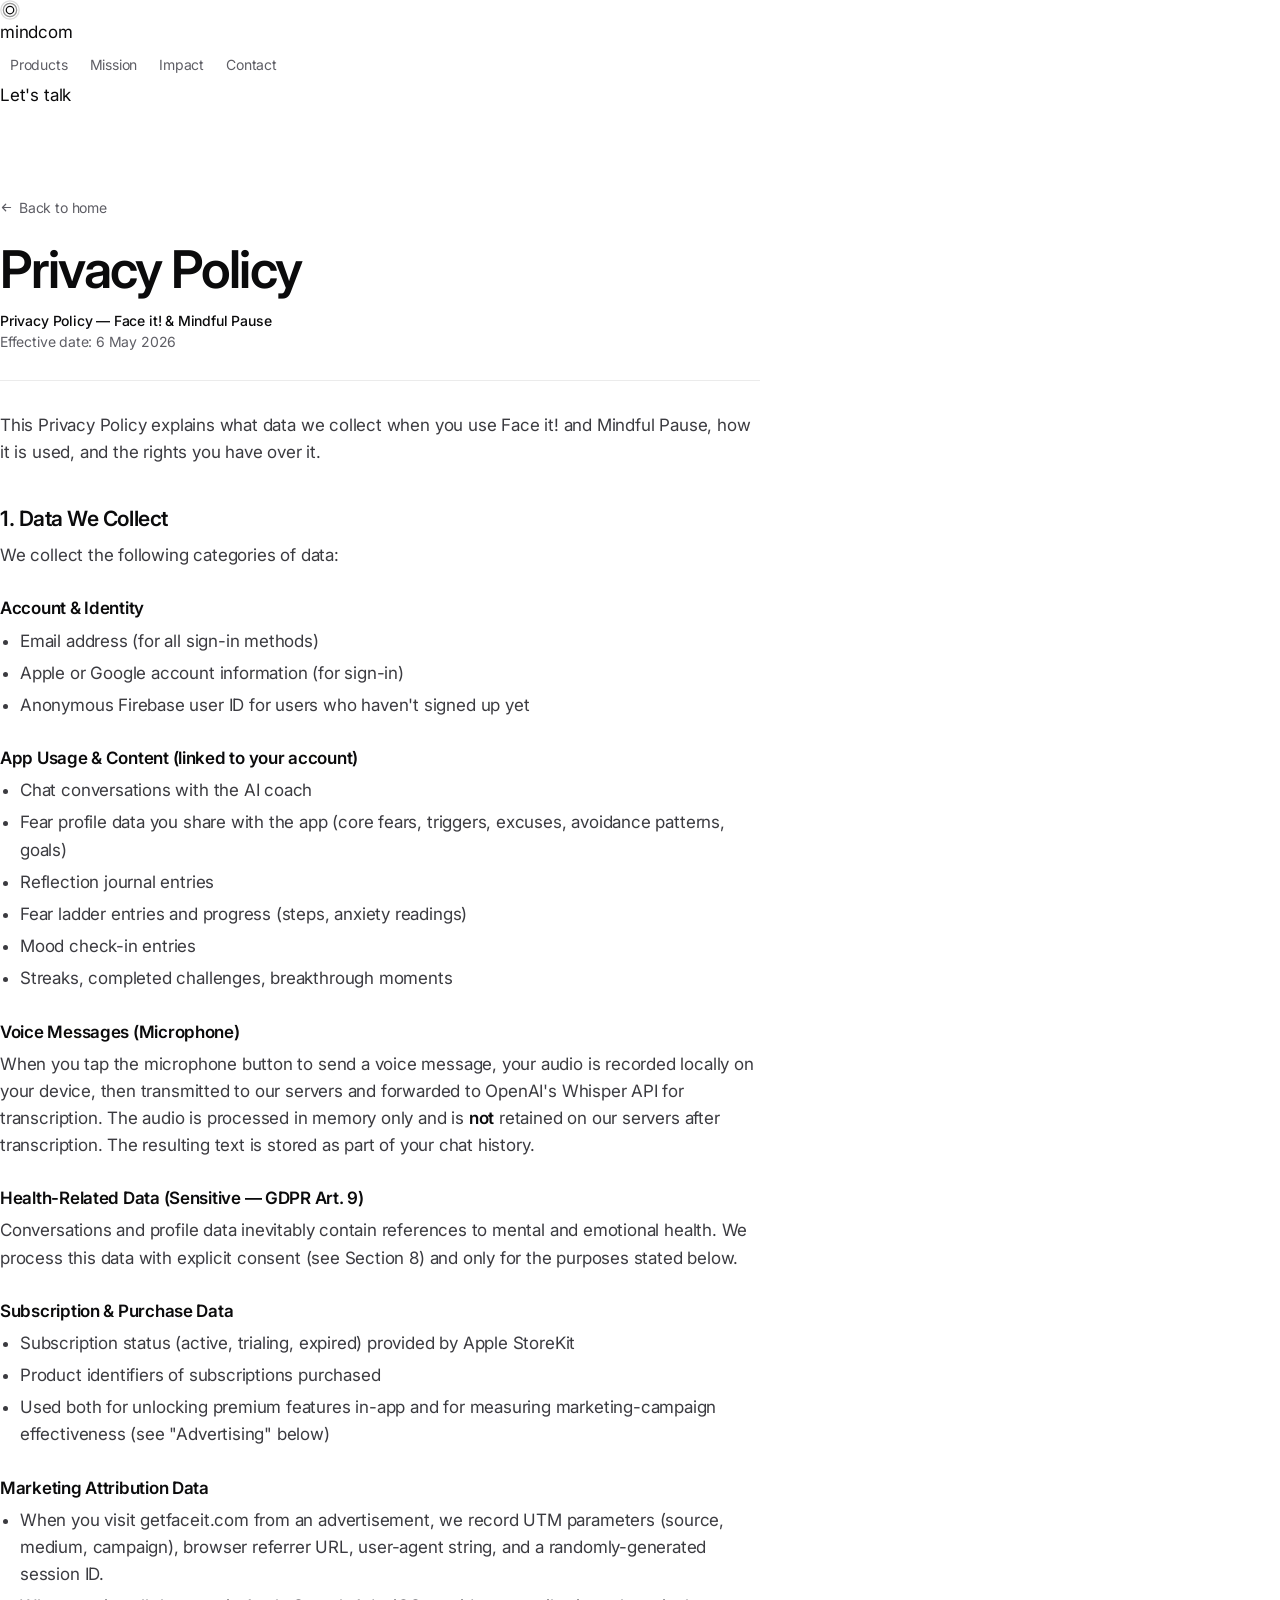
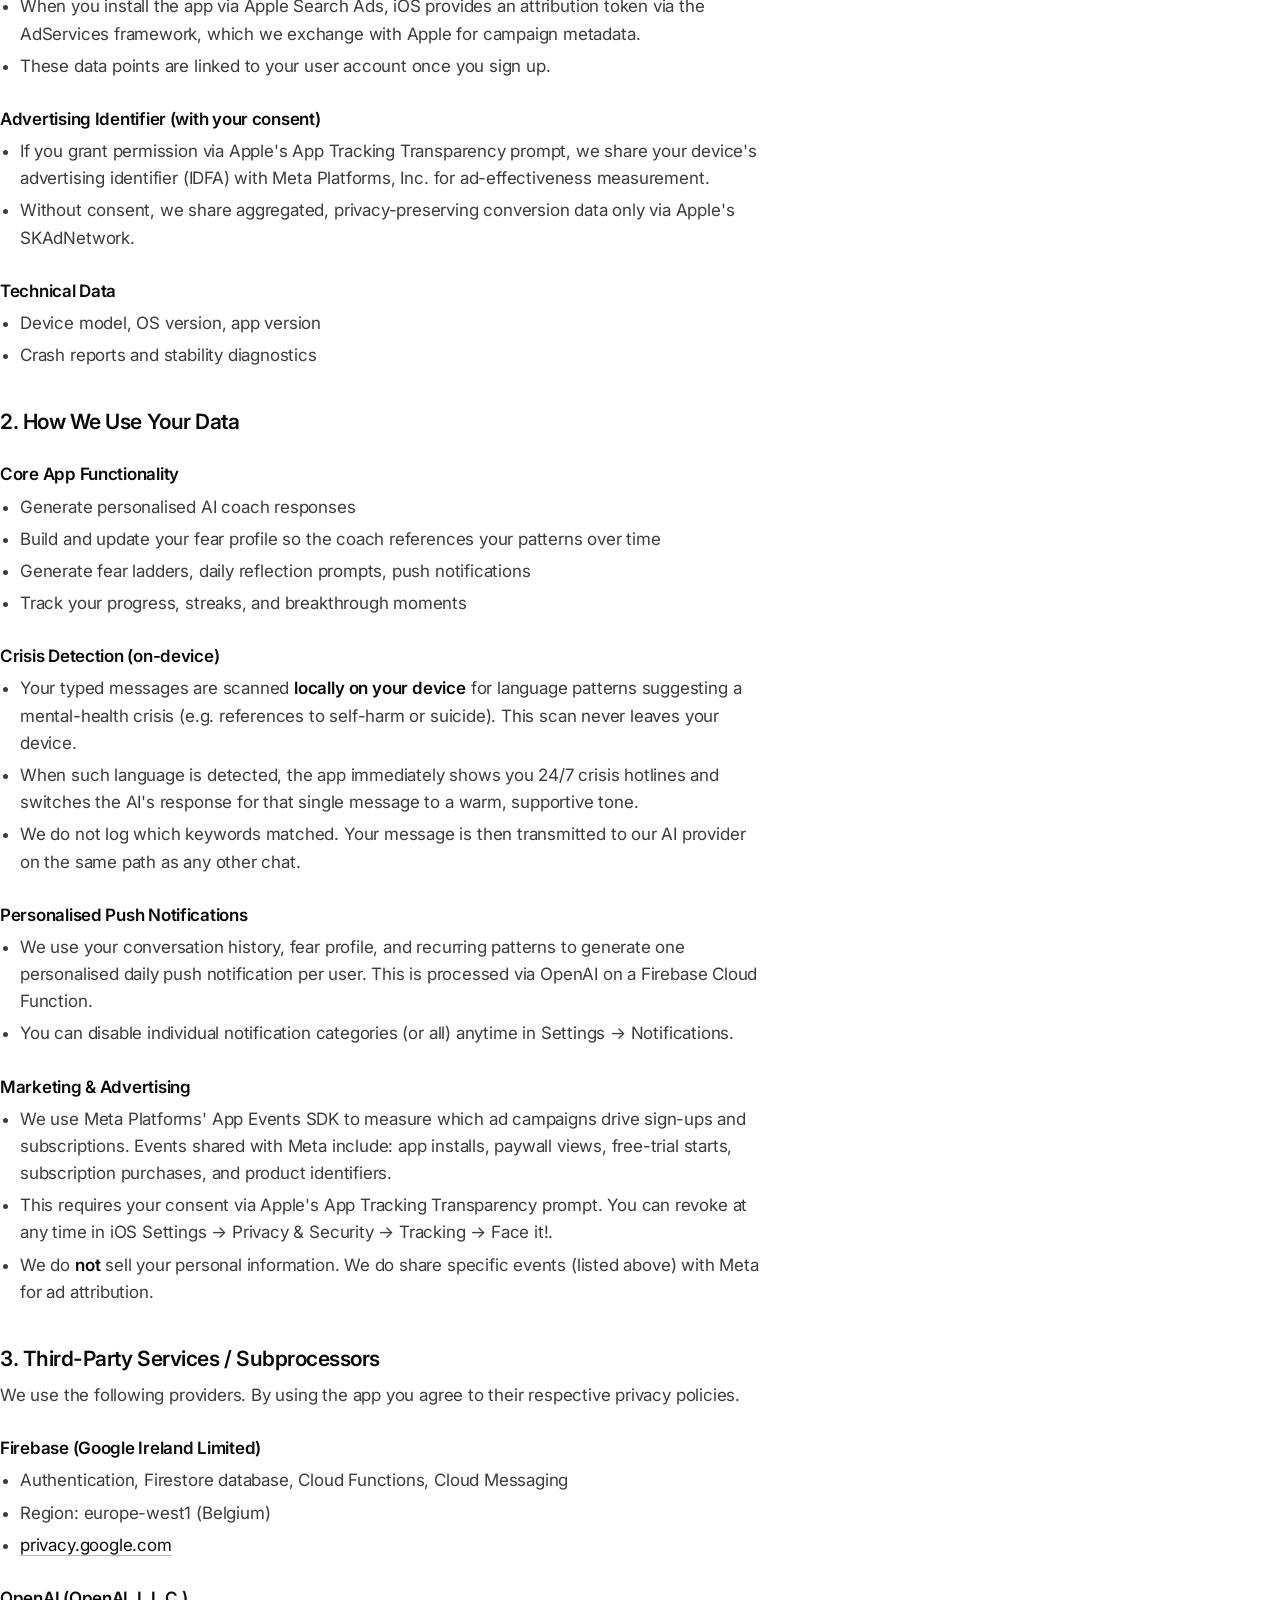
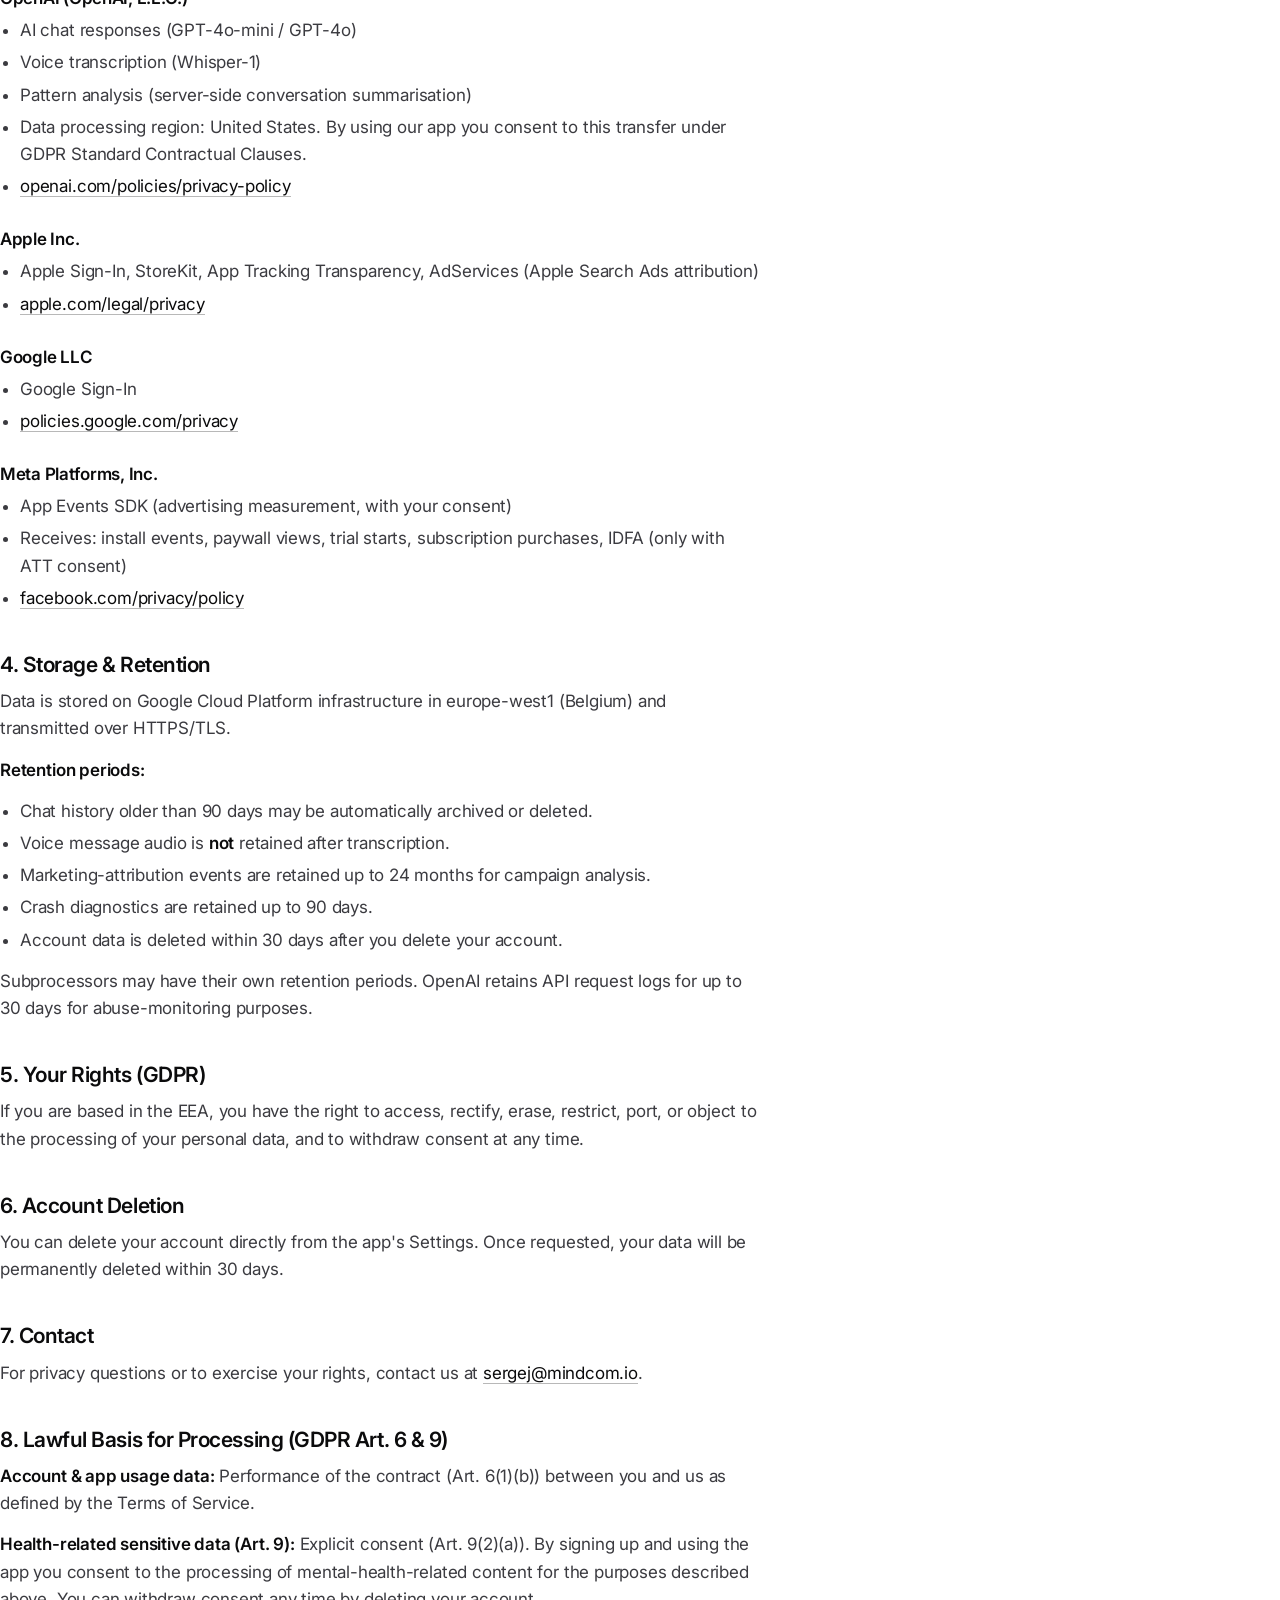
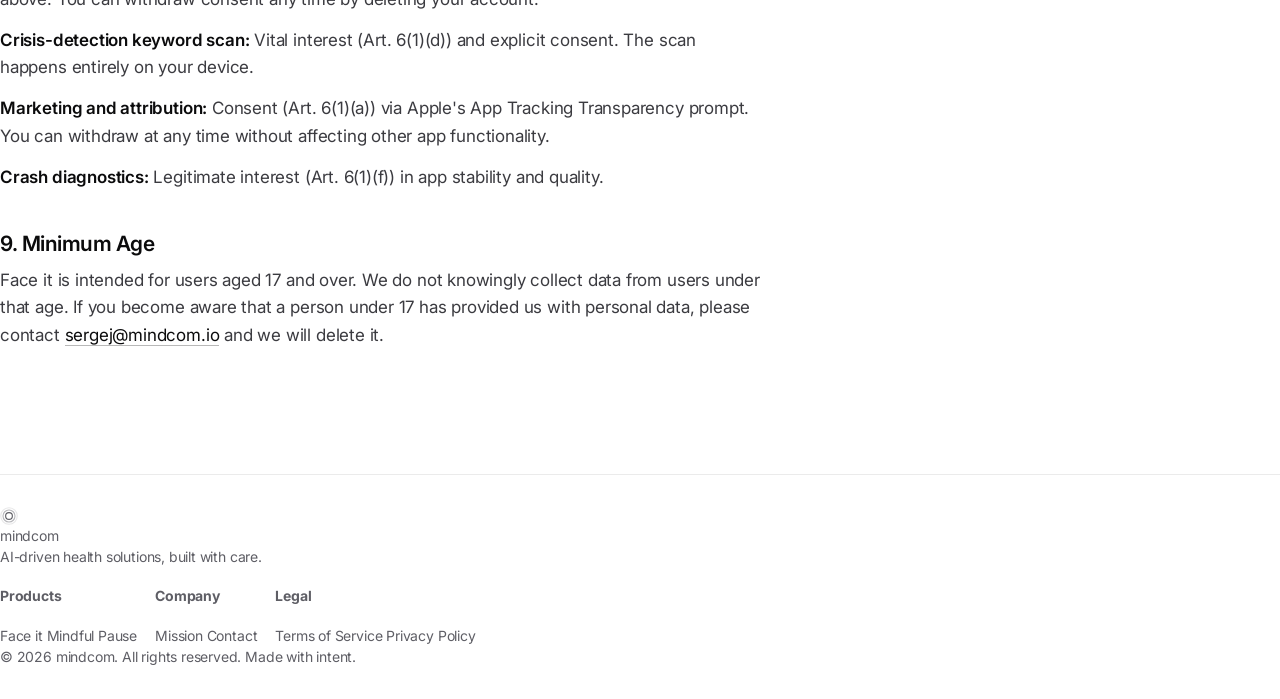
<file: privacy.html>
<!doctype html>
<html lang="en">
<head>
<meta charset="utf-8" />
<meta name="viewport" content="width=device-width,initial-scale=1,viewport-fit=cover" />
<title>Privacy Policy — mindcom</title>
<meta name="description" content="Privacy Policy for Face it! and Mindful Pause." />
<meta name="theme-color" content="#08080a" />
<link rel="canonical" href="https://mindcom.io/privacy.html" />
<link rel="icon" href="data:image/svg+xml,%3Csvg xmlns='http://www.w3.org/2000/svg' viewBox='0 0 32 32'%3E%3Crect width='32' height='32' rx='8' fill='%2308080a'/%3E%3Ccircle cx='16' cy='16' r='6' fill='none' stroke='%23f5f5f7' stroke-width='1.5'/%3E%3Ccircle cx='16' cy='16' r='10' fill='none' stroke='%23f5f5f7' stroke-width='1' opacity='.4'/%3E%3C/svg%3E" />
<link rel="preconnect" href="https://fonts.googleapis.com" />
<link rel="preconnect" href="https://fonts.gstatic.com" crossorigin />
<link href="https://fonts.googleapis.com/css2?family=Inter:wght@300;400;500;600;700&family=Instrument+Serif:ital@0;1&display=swap" rel="stylesheet" />
<link rel="stylesheet" href="assets/css/style.css" />
</head>
<body>
<a class="skip" href="#main">Skip to content</a>

<header class="nav" data-nav>
  <div class="nav__inner">
    <a class="nav__logo" href="/" aria-label="mindcom home">
      <span class="logo-mark" aria-hidden="true">
        <svg viewBox="0 0 24 24" width="20" height="20" fill="none" stroke="currentColor" stroke-width="1.5"><circle cx="12" cy="12" r="4.5"/><circle cx="12" cy="12" r="8" opacity=".45"/><circle cx="12" cy="12" r="11" opacity=".15"/></svg>
      </span>
      <span class="logo-word">mindcom</span>
    </a>
    <nav class="nav__links" aria-label="Primary">
      <a href="/#products">Products</a>
      <a href="/#mission">Mission</a>
      <a href="/#impact">Impact</a>
      <a href="/#contact">Contact</a>
    </nav>
    <a class="btn btn--ghost nav__cta" href="/#contact">Let's talk</a>
  </div>
</header>

<main id="main" class="legal">
  <div class="legal__bg" aria-hidden="true">
    <div class="aurora a1"></div>
    <div class="aurora a2"></div>
    <div class="grain"></div>
  </div>

  <div class="container legal__inner">
    <a class="legal__back" href="/">
      <svg viewBox="0 0 16 16" width="13" height="13" aria-hidden="true"><path d="M13 8H3m4-4-4 4 4 4" fill="none" stroke="currentColor" stroke-width="1.5" stroke-linecap="round" stroke-linejoin="round"/></svg>
      Back to home
    </a>

    <h1>Privacy <em>Policy</em></h1>

    <div class="legal__meta">
      <strong>Privacy Policy — Face it! &amp; Mindful Pause</strong><br />
      Effective date: 6 May 2026
    </div>

    <div class="legal__body">
      <p>
        This Privacy Policy explains what data we collect when you use Face it!
        and Mindful Pause, how it is used, and the rights you have over it.
      </p>

      <h2>1. Data We Collect</h2>

      <p>We collect the following categories of data:</p>

      <h3>Account &amp; Identity</h3>
      <ul>
        <li>Email address (for all sign-in methods)</li>
        <li>Apple or Google account information (for sign-in)</li>
        <li>Anonymous Firebase user ID for users who haven't signed up yet</li>
      </ul>

      <h3>App Usage &amp; Content (linked to your account)</h3>
      <ul>
        <li>Chat conversations with the AI coach</li>
        <li>
          Fear profile data you share with the app (core fears, triggers,
          excuses, avoidance patterns, goals)
        </li>
        <li>Reflection journal entries</li>
        <li>Fear ladder entries and progress (steps, anxiety readings)</li>
        <li>Mood check-in entries</li>
        <li>Streaks, completed challenges, breakthrough moments</li>
      </ul>

      <h3>Voice Messages (Microphone)</h3>
      <p>
        When you tap the microphone button to send a voice message, your audio
        is recorded locally on your device, then transmitted to our servers and
        forwarded to OpenAI's Whisper API for transcription. The audio is
        processed in memory only and is <strong>not</strong> retained on our
        servers after transcription. The resulting text is stored as part of
        your chat history.
      </p>

      <h3>Health-Related Data (Sensitive — GDPR Art. 9)</h3>
      <p>
        Conversations and profile data inevitably contain references to mental
        and emotional health. We process this data with explicit consent (see
        Section 8) and only for the purposes stated below.
      </p>

      <h3>Subscription &amp; Purchase Data</h3>
      <ul>
        <li>Subscription status (active, trialing, expired) provided by Apple StoreKit</li>
        <li>Product identifiers of subscriptions purchased</li>
        <li>
          Used both for unlocking premium features in-app and for measuring
          marketing-campaign effectiveness (see "Advertising" below)
        </li>
      </ul>

      <h3>Marketing Attribution Data</h3>
      <ul>
        <li>
          When you visit getfaceit.com from an advertisement, we record UTM
          parameters (source, medium, campaign), browser referrer URL,
          user-agent string, and a randomly-generated session ID.
        </li>
        <li>
          When you install the app via Apple Search Ads, iOS provides an
          attribution token via the AdServices framework, which we exchange
          with Apple for campaign metadata.
        </li>
        <li>These data points are linked to your user account once you sign up.</li>
      </ul>

      <h3>Advertising Identifier (with your consent)</h3>
      <ul>
        <li>
          If you grant permission via Apple's App Tracking Transparency prompt,
          we share your device's advertising identifier (IDFA) with Meta
          Platforms, Inc. for ad-effectiveness measurement.
        </li>
        <li>
          Without consent, we share aggregated, privacy-preserving conversion
          data only via Apple's SKAdNetwork.
        </li>
      </ul>

      <h3>Technical Data</h3>
      <ul>
        <li>Device model, OS version, app version</li>
        <li>Crash reports and stability diagnostics</li>
      </ul>

      <h2>2. How We Use Your Data</h2>

      <h3>Core App Functionality</h3>
      <ul>
        <li>Generate personalised AI coach responses</li>
        <li>
          Build and update your fear profile so the coach references your
          patterns over time
        </li>
        <li>Generate fear ladders, daily reflection prompts, push notifications</li>
        <li>Track your progress, streaks, and breakthrough moments</li>
      </ul>

      <h3>Crisis Detection (on-device)</h3>
      <ul>
        <li>
          Your typed messages are scanned <strong>locally on your device</strong>
          for language patterns suggesting a mental-health crisis (e.g.
          references to self-harm or suicide). This scan never leaves your
          device.
        </li>
        <li>
          When such language is detected, the app immediately shows you 24/7
          crisis hotlines and switches the AI's response for that single
          message to a warm, supportive tone.
        </li>
        <li>
          We do not log which keywords matched. Your message is then transmitted
          to our AI provider on the same path as any other chat.
        </li>
      </ul>

      <h3>Personalised Push Notifications</h3>
      <ul>
        <li>
          We use your conversation history, fear profile, and recurring patterns
          to generate one personalised daily push notification per user. This is
          processed via OpenAI on a Firebase Cloud Function.
        </li>
        <li>
          You can disable individual notification categories (or all) anytime
          in Settings → Notifications.
        </li>
      </ul>

      <h3>Marketing &amp; Advertising</h3>
      <ul>
        <li>
          We use Meta Platforms' App Events SDK to measure which ad campaigns
          drive sign-ups and subscriptions. Events shared with Meta include:
          app installs, paywall views, free-trial starts, subscription
          purchases, and product identifiers.
        </li>
        <li>
          This requires your consent via Apple's App Tracking Transparency
          prompt. You can revoke at any time in iOS Settings → Privacy &amp;
          Security → Tracking → Face it!.
        </li>
        <li>
          We do <strong>not</strong> sell your personal information. We do
          share specific events (listed above) with Meta for ad attribution.
        </li>
      </ul>

      <h2>3. Third-Party Services / Subprocessors</h2>
      <p>
        We use the following providers. By using the app you agree to their
        respective privacy policies.
      </p>

      <h3>Firebase (Google Ireland Limited)</h3>
      <ul>
        <li>Authentication, Firestore database, Cloud Functions, Cloud Messaging</li>
        <li>Region: europe-west1 (Belgium)</li>
        <li><a href="https://privacy.google.com" target="_blank" rel="noopener">privacy.google.com</a></li>
      </ul>

      <h3>OpenAI (OpenAI, L.L.C.)</h3>
      <ul>
        <li>AI chat responses (GPT-4o-mini / GPT-4o)</li>
        <li>Voice transcription (Whisper-1)</li>
        <li>Pattern analysis (server-side conversation summarisation)</li>
        <li>
          Data processing region: United States. By using our app you consent
          to this transfer under GDPR Standard Contractual Clauses.
        </li>
        <li><a href="https://openai.com/policies/privacy-policy" target="_blank" rel="noopener">openai.com/policies/privacy-policy</a></li>
      </ul>

      <h3>Apple Inc.</h3>
      <ul>
        <li>Apple Sign-In, StoreKit, App Tracking Transparency, AdServices (Apple Search Ads attribution)</li>
        <li><a href="https://apple.com/legal/privacy" target="_blank" rel="noopener">apple.com/legal/privacy</a></li>
      </ul>

      <h3>Google LLC</h3>
      <ul>
        <li>Google Sign-In</li>
        <li><a href="https://policies.google.com/privacy" target="_blank" rel="noopener">policies.google.com/privacy</a></li>
      </ul>

      <h3>Meta Platforms, Inc.</h3>
      <ul>
        <li>App Events SDK (advertising measurement, with your consent)</li>
        <li>
          Receives: install events, paywall views, trial starts, subscription
          purchases, IDFA (only with ATT consent)
        </li>
        <li><a href="https://www.facebook.com/privacy/policy" target="_blank" rel="noopener">facebook.com/privacy/policy</a></li>
      </ul>

      <h2>4. Storage &amp; Retention</h2>
      <p>
        Data is stored on Google Cloud Platform infrastructure in europe-west1
        (Belgium) and transmitted over HTTPS/TLS.
      </p>
      <p><strong>Retention periods:</strong></p>
      <ul>
        <li>Chat history older than 90 days may be automatically archived or deleted.</li>
        <li>Voice message audio is <strong>not</strong> retained after transcription.</li>
        <li>Marketing-attribution events are retained up to 24 months for campaign analysis.</li>
        <li>Crash diagnostics are retained up to 90 days.</li>
        <li>Account data is deleted within 30 days after you delete your account.</li>
      </ul>
      <p>
        Subprocessors may have their own retention periods. OpenAI retains API
        request logs for up to 30 days for abuse-monitoring purposes.
      </p>

      <h2>5. Your Rights (GDPR)</h2>
      <p>
        If you are based in the EEA, you have the right to access, rectify,
        erase, restrict, port, or object to the processing of your personal
        data, and to withdraw consent at any time.
      </p>

      <h2>6. Account Deletion</h2>
      <p>
        You can delete your account directly from the app's Settings. Once
        requested, your data will be permanently deleted within 30 days.
      </p>

      <h2>7. Contact</h2>
      <p>
        For privacy questions or to exercise your rights, contact us at
        <a href="mailto:sergej@mindcom.io">sergej@mindcom.io</a>.
      </p>

      <h2>8. Lawful Basis for Processing (GDPR Art. 6 &amp; 9)</h2>
      <p>
        <strong>Account &amp; app usage data:</strong> Performance of the
        contract (Art. 6(1)(b)) between you and us as defined by the Terms of
        Service.
      </p>
      <p>
        <strong>Health-related sensitive data (Art. 9):</strong> Explicit
        consent (Art. 9(2)(a)). By signing up and using the app you consent to
        the processing of mental-health-related content for the purposes
        described above. You can withdraw consent any time by deleting your
        account.
      </p>
      <p>
        <strong>Crisis-detection keyword scan:</strong> Vital interest
        (Art. 6(1)(d)) and explicit consent. The scan happens entirely on your
        device.
      </p>
      <p>
        <strong>Marketing and attribution:</strong> Consent (Art. 6(1)(a)) via
        Apple's App Tracking Transparency prompt. You can withdraw at any time
        without affecting other app functionality.
      </p>
      <p>
        <strong>Crash diagnostics:</strong> Legitimate interest (Art. 6(1)(f))
        in app stability and quality.
      </p>

      <h2>9. Minimum Age</h2>
      <p>
        Face it is intended for users aged 17 and over. We do not knowingly
        collect data from users under that age. If you become aware that a
        person under 17 has provided us with personal data, please contact
        <a href="mailto:sergej@mindcom.io">sergej@mindcom.io</a> and we will
        delete it.
      </p>
    </div>
  </div>
</main>

<footer class="footer">
  <div class="container footer__inner">
    <div class="footer__brand">
      <a class="nav__logo" href="/" aria-label="mindcom home">
        <span class="logo-mark" aria-hidden="true">
          <svg viewBox="0 0 24 24" width="18" height="18" fill="none" stroke="currentColor" stroke-width="1.5"><circle cx="12" cy="12" r="4.5"/><circle cx="12" cy="12" r="8" opacity=".45"/><circle cx="12" cy="12" r="11" opacity=".15"/></svg>
        </span>
        <span class="logo-word">mindcom</span>
      </a>
      <p>AI-driven health solutions, built with care.</p>
    </div>
    <nav class="footer__nav" aria-label="Footer">
      <div>
        <h4>Products</h4>
        <a href="https://getfaceit.com" target="_blank" rel="noopener">Face it</a>
        <a href="/#products">Mindful Pause</a>
      </div>
      <div>
        <h4>Company</h4>
        <a href="/#mission">Mission</a>
        <a href="/#contact">Contact</a>
      </div>
      <div>
        <h4>Legal</h4>
        <a href="terms.html">Terms of Service</a>
        <a href="privacy.html">Privacy Policy</a>
      </div>
    </nav>
  </div>
  <div class="container footer__base">
    <span>© <span data-year>2026</span> mindcom. All rights reserved.</span>
    <span>Made with intent.</span>
  </div>
</footer>

<script src="assets/js/app.js" defer></script>
</body>
</html>
</file>
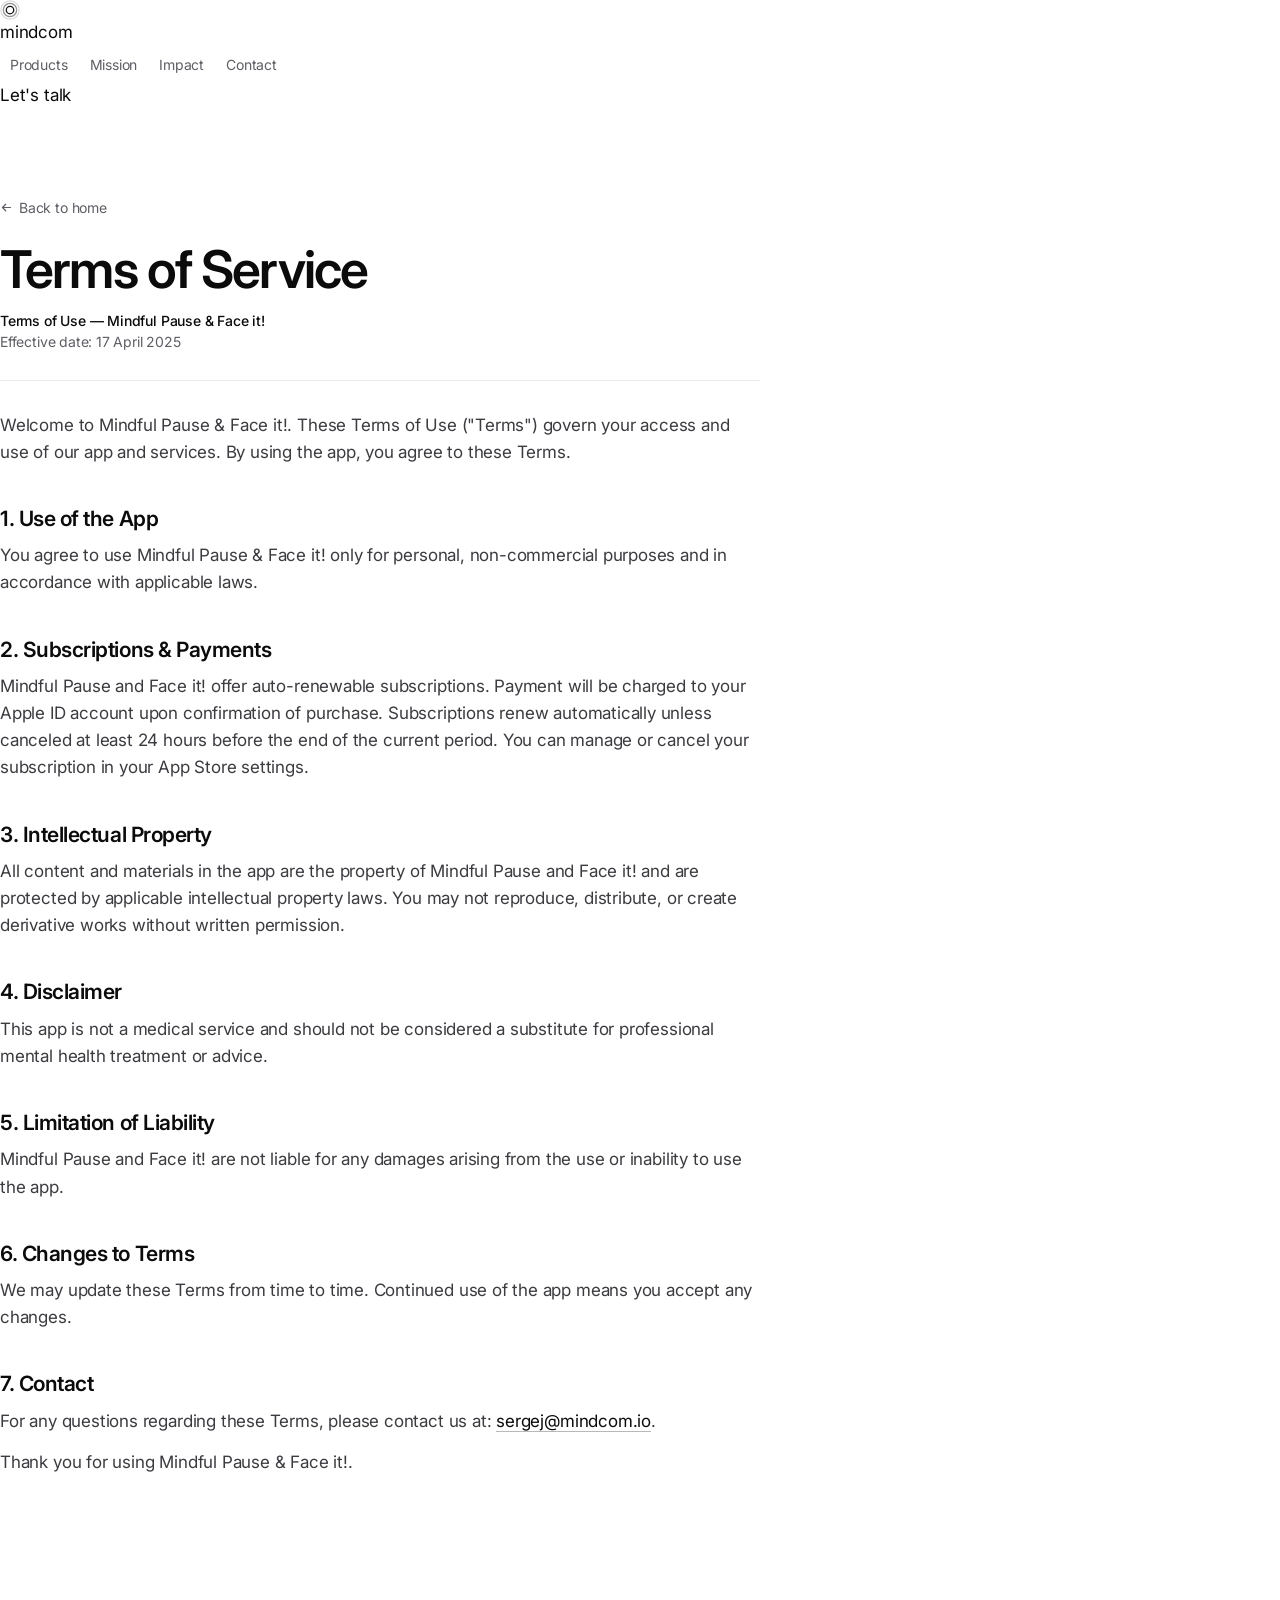
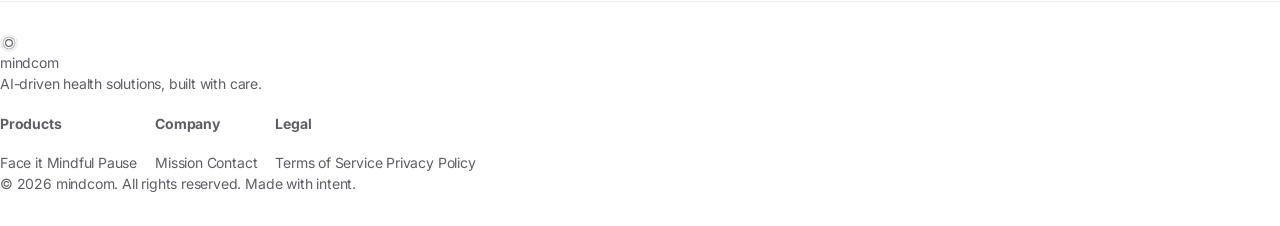
<file: terms.html>
<!doctype html>
<html lang="en">
<head>
<meta charset="utf-8" />
<meta name="viewport" content="width=device-width,initial-scale=1,viewport-fit=cover" />
<title>Terms of Service — mindcom</title>
<meta name="description" content="Terms of Use for Mindful Pause and Face it!" />
<meta name="theme-color" content="#08080a" />
<link rel="canonical" href="https://mindcom.io/terms.html" />
<link rel="icon" href="data:image/svg+xml,%3Csvg xmlns='http://www.w3.org/2000/svg' viewBox='0 0 32 32'%3E%3Crect width='32' height='32' rx='8' fill='%2308080a'/%3E%3Ccircle cx='16' cy='16' r='6' fill='none' stroke='%23f5f5f7' stroke-width='1.5'/%3E%3Ccircle cx='16' cy='16' r='10' fill='none' stroke='%23f5f5f7' stroke-width='1' opacity='.4'/%3E%3C/svg%3E" />
<link rel="preconnect" href="https://fonts.googleapis.com" />
<link rel="preconnect" href="https://fonts.gstatic.com" crossorigin />
<link href="https://fonts.googleapis.com/css2?family=Inter:wght@300;400;500;600;700&family=Instrument+Serif:ital@0;1&display=swap" rel="stylesheet" />
<link rel="stylesheet" href="assets/css/style.css" />
</head>
<body>
<a class="skip" href="#main">Skip to content</a>

<header class="nav" data-nav>
  <div class="nav__inner">
    <a class="nav__logo" href="/" aria-label="mindcom home">
      <span class="logo-mark" aria-hidden="true">
        <svg viewBox="0 0 24 24" width="20" height="20" fill="none" stroke="currentColor" stroke-width="1.5"><circle cx="12" cy="12" r="4.5"/><circle cx="12" cy="12" r="8" opacity=".45"/><circle cx="12" cy="12" r="11" opacity=".15"/></svg>
      </span>
      <span class="logo-word">mindcom</span>
    </a>
    <nav class="nav__links" aria-label="Primary">
      <a href="/#products">Products</a>
      <a href="/#mission">Mission</a>
      <a href="/#impact">Impact</a>
      <a href="/#contact">Contact</a>
    </nav>
    <a class="btn btn--ghost nav__cta" href="/#contact">Let's talk</a>
  </div>
</header>

<main id="main" class="legal">
  <div class="legal__bg" aria-hidden="true">
    <div class="aurora a1"></div>
    <div class="aurora a2"></div>
    <div class="grain"></div>
  </div>

  <div class="container legal__inner">
    <a class="legal__back" href="/">
      <svg viewBox="0 0 16 16" width="13" height="13" aria-hidden="true"><path d="M13 8H3m4-4-4 4 4 4" fill="none" stroke="currentColor" stroke-width="1.5" stroke-linecap="round" stroke-linejoin="round"/></svg>
      Back to home
    </a>

    <h1>Terms of <em>Service</em></h1>

    <div class="legal__meta">
      <strong>Terms of Use — Mindful Pause &amp; Face it!</strong><br />
      Effective date: 17 April 2025
    </div>

    <div class="legal__body">
      <p>
        Welcome to Mindful Pause &amp; Face it!. These Terms of Use ("Terms")
        govern your access and use of our app and services. By using the app,
        you agree to these Terms.
      </p>

      <h2>1. Use of the App</h2>
      <p>
        You agree to use Mindful Pause &amp; Face it! only for personal,
        non-commercial purposes and in accordance with applicable laws.
      </p>

      <h2>2. Subscriptions &amp; Payments</h2>
      <p>
        Mindful Pause and Face it! offer auto-renewable subscriptions. Payment
        will be charged to your Apple ID account upon confirmation of purchase.
        Subscriptions renew automatically unless canceled at least 24 hours
        before the end of the current period. You can manage or cancel your
        subscription in your App Store settings.
      </p>

      <h2>3. Intellectual Property</h2>
      <p>
        All content and materials in the app are the property of Mindful Pause
        and Face it! and are protected by applicable intellectual property
        laws. You may not reproduce, distribute, or create derivative works
        without written permission.
      </p>

      <h2>4. Disclaimer</h2>
      <p>
        This app is not a medical service and should not be considered a
        substitute for professional mental health treatment or advice.
      </p>

      <h2>5. Limitation of Liability</h2>
      <p>
        Mindful Pause and Face it! are not liable for any damages arising from
        the use or inability to use the app.
      </p>

      <h2>6. Changes to Terms</h2>
      <p>
        We may update these Terms from time to time. Continued use of the app
        means you accept any changes.
      </p>

      <h2>7. Contact</h2>
      <p>
        For any questions regarding these Terms, please contact us at:
        <a href="mailto:sergej@mindcom.io">sergej@mindcom.io</a>.
      </p>

      <p>Thank you for using Mindful Pause &amp; Face it!.</p>
    </div>
  </div>
</main>

<footer class="footer">
  <div class="container footer__inner">
    <div class="footer__brand">
      <a class="nav__logo" href="/" aria-label="mindcom home">
        <span class="logo-mark" aria-hidden="true">
          <svg viewBox="0 0 24 24" width="18" height="18" fill="none" stroke="currentColor" stroke-width="1.5"><circle cx="12" cy="12" r="4.5"/><circle cx="12" cy="12" r="8" opacity=".45"/><circle cx="12" cy="12" r="11" opacity=".15"/></svg>
        </span>
        <span class="logo-word">mindcom</span>
      </a>
      <p>AI-driven health solutions, built with care.</p>
    </div>
    <nav class="footer__nav" aria-label="Footer">
      <div>
        <h4>Products</h4>
        <a href="https://getfaceit.com" target="_blank" rel="noopener">Face it</a>
        <a href="/#products">Mindful Pause</a>
      </div>
      <div>
        <h4>Company</h4>
        <a href="/#mission">Mission</a>
        <a href="/#contact">Contact</a>
      </div>
      <div>
        <h4>Legal</h4>
        <a href="terms.html">Terms of Service</a>
        <a href="privacy.html">Privacy Policy</a>
      </div>
    </nav>
  </div>
  <div class="container footer__base">
    <span>© <span data-year>2026</span> mindcom. All rights reserved.</span>
    <span>Made with intent.</span>
  </div>
</footer>

<script src="assets/js/app.js" defer></script>
</body>
</html>
</file>
<file: assets/css/style.css>
/* mindcom. System font, one quiet page, and every app panel keeps the colors of its own app.
   Motion rules follow Emil Kowalski's skills: transform and opacity only, ease-out on entry,
   hover behind a capability query, press feedback on :active, and a gentler version for reduced motion. */

:root {
  color-scheme: light;
  --bg: #fff;
  --fg: #0b0b0c;
  --fg-2: #5e5e65;
  --hair: rgba(0, 0, 0, .08);

  --ease-out: cubic-bezier(.23, 1, .32, 1);
  --ease-drawer: cubic-bezier(.32, .72, 0, 1);

  --sans: -apple-system, BlinkMacSystemFont, "SF Pro Display", "Segoe UI", Inter, Roboto, "Helvetica Neue", Arial, sans-serif;
  --mono: ui-monospace, "SF Mono", SFMono-Regular, Menlo, Consolas, monospace;

  --wrap: 1280px;
  --gut: max(20px, env(safe-area-inset-left), env(safe-area-inset-right));
}

*, *::before, *::after { box-sizing: border-box; }

html {
  background: var(--bg);
  overflow-x: clip;
  -webkit-text-size-adjust: 100%;
  text-size-adjust: 100%;
  -webkit-tap-highlight-color: transparent;
}
@media (prefers-reduced-motion: no-preference) {
  html { scroll-behavior: smooth; }
}

body {
  margin: 0;
  background: var(--bg);
  color: var(--fg);
  font: 400 17px/1.5 var(--sans);
  letter-spacing: -.011em;
  overflow-x: clip;
  -webkit-font-smoothing: antialiased;
  -moz-osx-font-smoothing: grayscale;
}

h1, h2, h3, p, ul, figure, address { margin: 0; padding: 0; font-style: normal; }
ul { list-style: none; }
img, svg { display: block; max-width: 100%; }
a { color: inherit; text-decoration: none; }
button { font: inherit; color: inherit; background: none; border: 0; padding: 0; cursor: pointer; }
a, button { touch-action: manipulation; }
button { -webkit-user-select: none; user-select: none; }
[id] { scroll-margin-top: 72px; }
:focus-visible { outline: 2px solid currentColor; outline-offset: 3px; border-radius: 6px; }
::selection { background: rgba(31, 68, 196, .16); }

.wrap { max-width: calc(var(--wrap) + 2 * var(--gut)); margin-inline: auto; padding-inline: var(--gut); }
.sr { position: absolute; width: 1px; height: 1px; overflow: hidden; clip-path: inset(50%); white-space: nowrap; }
.skip { position: absolute; left: 12px; top: -60px; z-index: 30; padding: 10px 14px; border-radius: 10px; background: var(--fg); color: var(--bg); font-size: 14px; font-weight: 600; }
.skip:focus { top: 12px; }

/* ------------------------------------------------------------ nav */
.nav {
  position: sticky;
  top: 0;
  z-index: 20;
  padding-top: env(safe-area-inset-top);
  background: rgba(255, 255, 255, .78);
  -webkit-backdrop-filter: saturate(180%) blur(20px);
  backdrop-filter: saturate(180%) blur(20px);
  box-shadow: 0 1px 0 transparent;
  transition: box-shadow 200ms ease;
}
.nav.is-stuck { box-shadow: 0 1px 0 var(--hair); }
.nav__in { height: 56px; display: flex; align-items: center; justify-content: space-between; gap: 16px; }
.logo { display: inline-flex; align-items: center; gap: 8px; font-size: 17px; font-weight: 600; letter-spacing: -.022em; }
.logo svg { width: 22px; height: 22px; flex-shrink: 0; }
.nav__links { display: flex; gap: 2px; margin-right: -10px; }
.nav__links a { padding: 8px 10px; border-radius: 8px; font-size: 14px; color: var(--fg-2); transition: color 150ms ease; }
.nav__links a:active { color: var(--fg); }

/* ------------------------------------------------------------ hero */
.hero { padding-block: clamp(48px, 9svh, 104px) clamp(56px, 8svh, 96px); }
.hero__title {
  font-size: clamp(27px, min(10.8vw, 12.2svh), 104px);
  line-height: 1.05;
  font-weight: 600;
  letter-spacing: -.04em;
}
.ln { display: block; position: relative; white-space: nowrap; }
.morph, .tail { display: inline-block; }
.word { display: inline-block; margin-right: .2em; white-space: nowrap; }
.hero__sub {
  margin-top: clamp(20px, 3svh, 32px);
  max-width: 35em;
  font-size: clamp(18px, 1.6vw, 22px);
  line-height: 1.4;
  letter-spacing: -.016em;
  color: var(--fg-2);
  text-wrap: pretty;
}

.hero__proof { margin-top: 12px; font-size: 15px; line-height: 1.35; letter-spacing: -.01em; color: var(--fg-2); font-variant-numeric: tabular-nums; }
.hero__proof strong { font-weight: 600; color: var(--fg); }

.shelf {
  display: grid;
  grid-template-columns: repeat(4, minmax(0, 1fr));
  gap: 24px clamp(16px, 2vw, 32px);
  max-width: 920px;
  margin-top: clamp(36px, 6svh, 64px);
}
.shelf__item { transition: opacity 280ms ease; }
.shelf.is-focusing .shelf__item:not(.is-on) { opacity: .3; }
.shelf__link { display: block; }
.icon {
  border-radius: 22.5%;
  box-shadow: 0 0 0 1px rgba(0, 0, 0, .06), 0 1px 2px rgba(0, 0, 0, .08), 0 8px 20px -8px rgba(0, 0, 0, .18);
  flex-shrink: 0;
}
.shelf .icon { width: clamp(60px, 6vw, 76px); height: auto; aspect-ratio: 1; transition: transform 160ms var(--ease-out); }
.shelf__link:active .icon { transform: scale(.95); }
.shelf__name { display: block; margin-top: 12px; font-size: 15px; line-height: 1.3; font-weight: 600; letter-spacing: -.014em; }
.shelf__note { display: block; margin-top: 2px; font-size: 14px; line-height: 1.35; color: var(--fg-2); }

@media (prefers-reduced-motion: no-preference) {
  .enter { animation: enter 800ms var(--ease-out) both; animation-delay: calc(var(--i, 0) * 60ms); }
  @keyframes enter { from { opacity: 0; transform: translateY(14px); filter: blur(6px); } }
}

/* ------------------------------------------------------------ app panels */
.apps { display: grid; gap: clamp(10px, 1.2vw, 16px); padding-inline: max(clamp(8px, 1.2vw, 16px), env(safe-area-inset-left), env(safe-area-inset-right)); }
.panel {
  position: relative;
  display: grid;
  grid-template-columns: minmax(0, 1fr) minmax(0, 1fr);
  width: 100%;
  max-width: 1480px;
  min-height: clamp(560px, 50vw, 720px);
  margin-inline: auto;
  overflow: hidden;
  border-radius: clamp(24px, 2.8vw, 36px);
  background: var(--p-bg);
  color: var(--p-fg);
}
.panel--faceit { --p-bg: #f4f3ee; --p-fg: #0b0b0c; --p-fg-2: #5b5b54; --p-link: rgba(0, 0, 0, .28); }
.panel--dials { --p-bg: #000; --p-fg: #f5f5f7; --p-fg-2: #a1a1a6; --p-link: rgba(255, 255, 255, .36); }
.panel--becertain { --p-bg: #eef1f6; --p-fg: #0e1116; --p-fg-2: #4a5260; --p-link: rgba(31, 68, 196, .4); }

.panel__copy { align-self: center; padding: clamp(28px, 5.4vw, 80px); padding-right: clamp(24px, 3vw, 40px); }
.panel__visual { position: relative; min-height: 0; }
.stage { position: absolute; inset: 0; display: flex; justify-content: center; }

.lockup { display: flex; align-items: center; gap: 12px; font-size: 17px; line-height: 1.25; font-weight: 600; letter-spacing: -.018em; }
.lockup .icon { width: 48px; height: 48px; }
.lockup small { display: block; font-size: 14px; font-weight: 400; letter-spacing: -.008em; color: var(--p-fg-2); }
.panel--dials .lockup .icon { box-shadow: 0 0 0 1px rgba(255, 255, 255, .16); }
.panel__title {
  margin-top: clamp(24px, 2.6vw, 36px);
  font-size: clamp(32px, 3.75vw, 54px);
  line-height: 1.07;
  font-weight: 600;
  letter-spacing: -.034em;
  text-wrap: balance;
}
.panel__body { margin-top: 16px; max-width: 32em; font-size: clamp(17px, 1.3vw, 19px); line-height: 1.45; letter-spacing: -.014em; color: var(--p-fg-2); text-wrap: pretty; }
.panel__actions { display: flex; flex-wrap: wrap; align-items: center; gap: 12px 20px; margin-top: 28px; }
.panel__fine { margin-top: 20px; max-width: 36em; font-size: 13px; line-height: 1.4; letter-spacing: -.004em; color: var(--p-fg-2); }

.badge { display: inline-block; flex-shrink: 0; transition: transform 160ms var(--ease-out); }
.badge img { width: 132px; height: 44px; }
.badge:active { transform: scale(.97); }
.more { display: inline-flex; align-items: center; gap: 5px; min-height: 44px; font-size: 15px; font-weight: 500; letter-spacing: -.012em; transition: transform 160ms var(--ease-out); }
.more span { box-shadow: 0 1px 0 var(--p-link); }
.more svg { width: 13px; height: 13px; flex-shrink: 0; transition: transform 160ms var(--ease-out); }
.more:active { transform: scale(.98); }

/* Device frame. The inner radius is the outer radius minus the bezel, so the two curves stay concentric. */
.phone {
  --w: 300px;
  --bezel: calc(var(--w) * .027);
  --r: calc(var(--w) * .158);
  position: relative;
  flex-shrink: 0;
  width: var(--w);
  height: calc(var(--w) * 2.172);
  padding: var(--bezel);
  border-radius: var(--r);
  background: #0b0b0c;
  box-shadow: 0 0 0 1px rgba(0, 0, 0, .28), 0 2px 4px rgba(0, 0, 0, .1), 0 24px 48px -16px rgba(0, 0, 0, .28);
}
.phone img, .phone__screen { width: 100%; height: 100%; border-radius: calc(var(--r) - var(--bezel)); object-fit: cover; }

.stage--faceit { gap: clamp(14px, 1.8vw, 28px); padding-top: clamp(40px, 5vw, 72px); padding-right: clamp(0px, 2vw, 32px); }
.stage--faceit .phone { --w: clamp(208px, 21vw, 300px); }
.stage--faceit .phone:nth-child(2) { margin-top: clamp(32px, 4vw, 60px); }

.stage--dials { align-items: center; }
.watchbox { width: clamp(270px, 28vw, 400px); flex-shrink: 0; }
svg.watch { width: 100%; height: auto; overflow: visible; }
svg.ws text { font-family: -apple-system, BlinkMacSystemFont, "Segoe UI", "Helvetica Neue", Helvetica, Arial, sans-serif; }
.cn { font-variation-settings: "wdth" 85; }
.tab { font-variant-numeric: tabular-nums; }
.trk { stroke: #202327; }
.trko { stroke: #2b2e33; }
.arc { stroke: var(--c); }
.num { fill: #fff; }
.lab, .labf { fill: #a3a7ae; }
.labs { stroke: #a3a7ae; }
.wbg { fill: rgba(255, 255, 255, .14); }
.mk { fill: #fff; stroke: #000; }
.face { fill: #fff; }
.tick { stroke: rgba(255, 255, 255, .34); }
.tick.maj { stroke: rgba(255, 255, 255, .88); }
.c-rec { color: #16ec06; }
.c-str { color: #0093e7; }
.c-slp { color: #7ba1bb; }

/* One entrance per visual, fired once. Nothing starts hidden, so a fast scroller never waits for content. */
@media (prefers-reduced-motion: no-preference) {
  .js [data-rise] .phone, .js [data-rise] .watchbox { transform: translateY(var(--rise, 40px)); }
  .js [data-rise] .phone:nth-child(2) { --rise: 88px; }
  .js [data-rise].is-in .phone, .js [data-rise].is-in .watchbox { transform: none; transition: transform 1100ms var(--ease-out); }
  .js [data-rise] .arc { stroke-dasharray: 1 2; stroke-dashoffset: 1; }
  .js [data-rise].is-in .arc { stroke-dashoffset: 0; transition: stroke-dashoffset 1300ms var(--ease-out) 200ms; }
}

/* ------------------------------------------------------------ becertain */
.panel--becertain .panel__visual { display: flex; flex-direction: column; align-items: center; justify-content: center; gap: 16px; padding: clamp(24px, 3.4vw, 48px) clamp(16px, 2vw, 24px); }
.rows { display: grid; gap: 10px; margin-top: 24px; max-width: 34em; }
.row {
  display: flex;
  gap: 14px;
  padding: 14px;
  border-radius: 18px;
  background: #fff;
  box-shadow: 0 0 0 1px rgba(14, 17, 22, .05), 0 1px 2px rgba(14, 17, 22, .05);
}
a.row { transition: transform 160ms var(--ease-out); }
a.row:active { transform: scale(.985); }
.row .icon { width: 48px; height: 48px; }
.row__top { display: flex; flex-wrap: wrap; align-items: center; gap: 2px 8px; }
.row__name { font-size: 15.5px; line-height: 1.3; font-weight: 600; letter-spacing: -.014em; }
.row__text { display: block; margin-top: 3px; font-size: 14.5px; line-height: 1.38; letter-spacing: -.008em; color: var(--p-fg-2); text-wrap: pretty; }
.pill { display: inline-block; padding: 2px 8px; border-radius: 999px; background: #e8edfb; color: #1f44c4; font-size: 12px; line-height: 1.4; font-weight: 600; letter-spacing: -.002em; white-space: nowrap; }

.phone--quiz { --w: clamp(min(292px, 100vw - 44px), 24vw, 322px); box-shadow: 0 0 0 1px rgba(14, 17, 22, .28), 0 2px 4px rgba(14, 17, 22, .08), 0 28px 56px -20px rgba(14, 17, 22, .32); }
.phone__screen { position: relative; overflow: hidden; background: #f5f6f8; color: #0e1116; }
.quiz { display: flex; flex-direction: column; gap: 11px; height: 100%; padding: 46px 14px 14px; font-size: 14.5px; line-height: 1.38; letter-spacing: -.01em; transition: transform 460ms var(--ease-drawer); }
.quiz__status { position: absolute; inset: 0 0 auto; z-index: 1; height: 42px; background: #f5f6f8; }
.quiz__status::after { content: ""; position: absolute; top: 11px; left: 50%; width: 76px; height: 22px; margin-left: -38px; border-radius: 11px; background: #0b0b0c; }
.quiz__bar p { font: 500 10.5px/1.4 var(--mono); letter-spacing: .04em; color: #4a5260; }
.quiz__bar span { display: block; height: 3px; margin-top: 6px; border-radius: 2px; background: #e1e4ea; overflow: hidden; }
.quiz__bar i { display: block; width: 2.5%; min-width: 8px; height: 100%; border-radius: 2px; background: #1f44c4; }
.quiz__hint { margin-top: auto; padding-bottom: 10px; text-align: center; font-size: 13px; color: #4a5260; transition: opacity 150ms ease; }
.quiz.is-done .quiz__hint { opacity: 0; }
.quiz__meta { display: flex; align-items: center; gap: 7px; font-size: 12.5px; color: #4a5260; }
.quiz__chip { padding: 1px 6px; border-radius: 6px; background: #e1e4ea; font: 600 11.5px/1.5 var(--mono); color: #0e1116; }
.quiz__q { padding: 12px; border-radius: 14px; background: #fff; box-shadow: inset 0 0 0 1px #e6e8ec; font-size: 14px; line-height: 1.38; font-weight: 500; }
.quiz__opts { display: grid; gap: 7px; }
.opt {
  display: flex;
  align-items: center;
  gap: 10px;
  width: 100%;
  min-height: 42px;
  padding: 8px 12px;
  border-radius: 12px;
  background: #fff;
  box-shadow: inset 0 0 0 1px #d9dce2;
  text-align: left;
  font-size: 14.5px;
  letter-spacing: -.01em;
  transition: background-color 150ms ease, box-shadow 150ms ease, opacity 150ms ease, transform 120ms var(--ease-out);
}
.opt:active { transform: scale(.98); }
.opt__mark { display: grid; place-items: center; width: 22px; height: 22px; border-radius: 50%; background: #e1e4ea; font: 600 11.5px/1 var(--mono); flex-shrink: 0; transition: background-color 150ms ease, color 150ms ease; }
.quiz.is-done .opt { opacity: .5; }
.quiz.is-done .opt:active { transform: none; }
.opt.is-right, .quiz.is-done .opt.is-right { opacity: 1; background: #e4f2ec; box-shadow: inset 0 0 0 1.5px #0e7354; }
.opt.is-right .opt__mark { background: #0e7354; color: #fff; }
.opt.is-wrong, .quiz.is-done .opt.is-wrong { opacity: 1; background: #fbeadf; box-shadow: inset 0 0 0 1.5px #b4430f; }
.opt.is-wrong .opt__mark { background: #b4430f; color: #fff; }

.sheet {
  position: absolute;
  z-index: 2;
  inset: auto 0 0;
  padding: 16px 16px 18px;
  border-radius: 20px 20px 0 0;
  background: #fff;
  box-shadow: 0 -1px 0 rgba(14, 17, 22, .06), 0 -12px 32px -12px rgba(14, 17, 22, .18);
  font-size: 13px;
  line-height: 1.4;
  letter-spacing: -.006em;
}
.js .sheet { transform: translateY(102%); visibility: hidden; transition: transform 300ms var(--ease-out), visibility 0s linear 300ms; }
.js .quiz.is-done ~ .sheet { transform: none; visibility: visible; transition: transform 460ms var(--ease-drawer); }
.sheet__title { font-size: 15px; line-height: 1.3; font-weight: 600; letter-spacing: -.014em; }
.sheet__text { margin-top: 5px; color: #4a5260; }
.sheet__foot { display: flex; align-items: center; justify-content: space-between; gap: 12px; margin-top: 10px; }
.sheet__src { font: 500 11.5px/1.4 var(--mono); color: #0e1116; }
.sheet__again { min-height: 32px; padding: 0 12px; border-radius: 999px; background: #1f44c4; color: #fff; font-size: 13px; font-weight: 600; transition: transform 120ms var(--ease-out); white-space: nowrap; }
.sheet__again:active { transform: scale(.96); }
html:not(.js) .sheet__again { display: none; }
.duo { display: flex; flex-direction: column; align-items: center; gap: 36px; }
.duo__item { display: flex; flex-direction: column; align-items: center; gap: 16px; }
.duo__item .caption { max-width: 24em; }
.phone--term { --w: min(72vw, 272px); }
/* Stacked: the 34a phone runs off the bottom of the panel, like the Face it phones on small screens. */
@media (max-width: 1179px) {
  .panel--becertain .panel__visual { padding-bottom: 0; }
  .duo__item--second { flex-direction: column-reverse; }
  .phone--term { --w: min(64vw, 248px); margin-bottom: calc(var(--w) * -.42); }
}
@media (min-width: 1180px) {
  .duo { flex-direction: row; align-items: flex-start; justify-content: center; gap: clamp(16px, 1.6vw, 28px); }
  .duo__item--second { margin-top: clamp(32px, 4vw, 60px); }
  .phone--term { --w: clamp(216px, 17.5vw, 272px); }
  .duo__item--second .caption { max-width: 17em; }
}
.caption { text-wrap: balance; font-size: 13px; line-height: 1.35; color: var(--p-fg-2); text-align: center; }

/* ------------------------------------------------------------ about, contact */
.about { padding-block: clamp(72px, 10vw, 136px) clamp(56px, 7vw, 96px); }
.big { font-size: clamp(32px, 4.3vw, 60px); line-height: 1.07; font-weight: 600; letter-spacing: -.036em; text-wrap: balance; }
.about .big { max-width: 15em; }
.about__grid { display: grid; grid-template-columns: repeat(3, minmax(0, 1fr)); gap: 32px clamp(24px, 4vw, 64px); margin-top: clamp(36px, 5vw, 64px); }
.about__grid h3 { font-size: 18px; line-height: 1.3; font-weight: 600; letter-spacing: -.02em; }
.about__grid p { margin-top: 8px; max-width: 32em; color: var(--fg-2); text-wrap: pretty; }

.contact { padding-block: clamp(40px, 5vw, 64px) clamp(72px, 10vw, 136px); }
.contact__inner { padding-top: clamp(40px, 5vw, 64px); box-shadow: 0 -1px 0 var(--hair); }
.contact p { margin-top: 12px; max-width: 30em; color: var(--fg-2); font-size: clamp(17px, 1.3vw, 19px); line-height: 1.45; text-wrap: pretty; }
.mail { display: flex; flex-wrap: wrap; align-items: center; gap: 12px 16px; margin-top: clamp(24px, 3vw, 36px); }
.mail__link { font-size: clamp(25px, 3.4vw, 44px); line-height: 1.15; font-weight: 500; letter-spacing: -.03em; box-shadow: 0 2px 0 var(--hair); overflow-wrap: anywhere; transition: box-shadow 150ms ease; }
.copy {
  position: relative;
  display: none;
  min-height: 36px;
  padding: 0 14px;
  border-radius: 999px;
  background: #f2f2f3;
  font-size: 14px;
  font-weight: 500;
  letter-spacing: -.01em;
  transition: transform 160ms var(--ease-out), background-color 150ms ease;
}
.js .copy { display: inline-block; }
.copy:active { transform: scale(.97); }
.copy span { display: block; transition: opacity 200ms ease, filter 200ms ease, transform 200ms var(--ease-out); }
.copy span + span { position: absolute; inset: 0; display: grid; place-items: center; opacity: 0; filter: blur(4px); transform: translateY(4px); }
.copy.is-done span:first-child { opacity: 0; filter: blur(4px); transform: translateY(-4px); }
.copy.is-done span + span { opacity: 1; filter: none; transform: none; }

/* ------------------------------------------------------------ footer */
.footer { padding-block: 32px max(32px, env(safe-area-inset-bottom)); box-shadow: 0 -1px 0 var(--hair); font-size: 14px; color: var(--fg-2); }
.footer__top { display: flex; flex-wrap: wrap; align-items: center; justify-content: space-between; gap: 16px 32px; }
.footer .logo { color: var(--fg); font-size: 15px; }
.footer .logo svg { width: 18px; height: 18px; }
.footer__nav { display: flex; flex-wrap: wrap; gap: 6px 18px; }
.footer__nav a { padding-block: 4px; transition: color 150ms ease; }
.footer__nav a:active { color: var(--fg); }
.footer__fine { margin-top: 20px; max-width: 72em; font-size: 12.5px; line-height: 1.45; }

/* ------------------------------------------------------------ hover, for devices that can hover */
@media (hover: hover) and (pointer: fine) {
  .nav__links a:hover, .footer__nav a:hover { color: var(--fg); }
  .more:hover svg { transform: translateX(2px); }
  a.row:hover { box-shadow: 0 0 0 1px rgba(14, 17, 22, .1), 0 1px 2px rgba(14, 17, 22, .06); }
  .opt:hover { background: #fafbfc; }
  .quiz.is-done .opt:hover { background: #fff; }
  .quiz.is-done .opt.is-right:hover { background: #e4f2ec; }
  .quiz.is-done .opt.is-wrong:hover { background: #fbeadf; }
  .mail__link:hover { box-shadow: 0 2px 0 var(--fg); }
  .copy:hover { background: #e9e9eb; }
}

/* ------------------------------------------------------------ small screens */
@media (max-width: 880px) {
  .panel { grid-template-columns: minmax(0, 1fr); min-height: 0; }
  .panel__copy { padding: 28px 22px 8px; }
  .stage { position: relative; inset: auto; overflow: hidden; }
  .stage--faceit { height: clamp(400px, 112vw, 640px); padding: 36px 0 0; }
  .stage--faceit .phone { --w: min(44vw, 300px); }
  .stage--dials { height: clamp(420px, 118vw, 640px); }
  .watchbox { width: min(72vw, 360px); }
  .panel--becertain .panel__visual { padding: 32px 12px 0; }
  .about__grid { grid-template-columns: minmax(0, 1fr); }
}
@media (max-width: 360px) {
  .nav__links a { padding-inline: 6px; }
  .nav__links { margin-right: -6px; }
}
@media (max-width: 640px) {
  .shelf { grid-template-columns: repeat(2, minmax(0, 1fr)); }
  .row { padding: 12px; gap: 12px; }
}

/* ------------------------------------------------------------ reduced motion: fewer and gentler */
@media (prefers-reduced-motion: reduce) {
  .js .sheet { transform: none; opacity: 0; transition: opacity 200ms ease, visibility 0s linear 200ms; }
  .js .quiz.is-done ~ .sheet { opacity: 1; transition: opacity 200ms ease; }
  .copy span, .copy span + span, .copy.is-done span:first-child { transform: none; filter: none; }
  .shelf__item, .shelf .icon, a.row, .badge, .more, .opt, .copy, .sheet__again { transition-duration: 1ms; }
}

/* ------------------------------------------------------------ legal pages */
.legal { padding-block: clamp(40px, 7vw, 88px) clamp(64px, 9vw, 112px); }
.legal__inner { max-width: calc(720px + 2 * var(--gut)); }
.legal__back { display: inline-flex; align-items: center; gap: 6px; margin-bottom: 24px; font-size: 14px; color: var(--fg-2); transition: color 150ms ease; }
.legal__back svg { width: 13px; height: 13px; }
.legal h1 { font-size: clamp(32px, 4.3vw, 52px); line-height: 1.07; font-weight: 600; letter-spacing: -.036em; }
.legal h1 em { font-style: normal; }
.legal__meta { margin-top: 12px; padding-bottom: 28px; box-shadow: 0 1px 0 var(--hair); font-size: 14px; color: var(--fg-2); }
.legal__meta strong { font-weight: 500; color: var(--fg); }
.legal__body { margin-top: 32px; color: #3b3b40; line-height: 1.6; }
.legal__body h2 { margin: 40px 0 10px; font-size: 21px; line-height: 1.25; font-weight: 600; letter-spacing: -.022em; color: var(--fg); }
.legal__body h3 { margin: 28px 0 8px; font-size: 17px; line-height: 1.3; font-weight: 600; letter-spacing: -.016em; color: var(--fg); }
.legal__body p { margin: 0 0 14px; }
.legal__body ul { margin: 0 0 14px; padding-left: 20px; list-style: disc; }
.legal__body li { margin-bottom: 5px; }
.legal__body a { color: var(--fg); box-shadow: 0 1px 0 rgba(0, 0, 0, .28); overflow-wrap: anywhere; }
.legal__body strong { font-weight: 600; color: var(--fg); }
.legal__body address { margin-bottom: 14px; }
@media (hover: hover) and (pointer: fine) {
  .legal__back:hover { color: var(--fg); }
  .legal__body a:hover { box-shadow: 0 1px 0 var(--fg); }
}
</file>
<file: dials/assets/site.css>
/* Dials website. Plain CSS, system fonts, true black. */
:root {
  --bg: #000;
  --fg: #f5f5f7;
  --fg2: #a1a1a6;
  --fg3: #86868b;
  --hair: rgba(255, 255, 255, .12);
  --tile: #0e0f11;
  --link: #2997ff;
  --green: #16ec06;
  --strain: #0093e7;
  --sleep: #7ba1bb;
  --font: -apple-system, BlinkMacSystemFont, "Segoe UI", "Helvetica Neue", Helvetica, Arial, sans-serif;
  --fw: -apple-system, BlinkMacSystemFont, "Segoe UI", "Helvetica Neue", Helvetica, Arial, sans-serif;
  --ease: cubic-bezier(.2, .9, .3, 1);
  --maxw: 1200px;
  --gut: max(20px, env(safe-area-inset-left), env(safe-area-inset-right));
  --edge: max(var(--gut), calc((100vw - var(--maxw)) / 2 + var(--gut)));
  color-scheme: dark;
}
*, *::before, *::after { box-sizing: border-box; }
html { background: var(--bg); color: var(--fg); -webkit-text-size-adjust: 100%; text-size-adjust: 100%; overflow-x: clip; scroll-behavior: smooth; }
body { margin: 0; background: var(--bg); font: 400 17px/1.47 var(--font); letter-spacing: -.022em; -webkit-font-smoothing: antialiased; -moz-osx-font-smoothing: grayscale; overflow-x: clip; }
img, svg { max-width: 100%; }
a { color: var(--link); text-decoration: none; }
a:hover { text-decoration: underline; }
h1, h2, h3, p { margin: 0; }
ul, ol { margin: 0; padding: 0; }
[id] { scroll-margin-top: 64px; }
:focus-visible { outline: 2px solid var(--link); outline-offset: 3px; border-radius: 4px; }
.sr-only { position: absolute; width: 1px; height: 1px; overflow: hidden; clip: rect(0 0 0 0); white-space: nowrap; }
.skip { position: absolute; left: 12px; top: -60px; z-index: 100; background: #fff; color: #000; padding: 10px 16px; border-radius: 10px; font-weight: 600; }
.skip:focus { top: 12px; text-decoration: none; }
.wrap { max-width: var(--maxw); margin: 0 auto; padding: 0 var(--gut); }
.narrow { max-width: 860px; }
.center { text-align: center; }
.sprite { position: absolute; width: 0; height: 0; overflow: hidden; }

/* ---------------------------------------------------------------- type */
.eyebrow { font-size: clamp(17px, 1.5vw, 21px); line-height: 1.2; font-weight: 600; color: var(--fg2); letter-spacing: -.01em; margin-bottom: 14px; }
.title { font-size: clamp(36px, 5.2vw, 72px); line-height: 1.05; font-weight: 700; letter-spacing: -.032em; text-wrap: balance; }
.lead { font-size: clamp(19px, 1.7vw, 24px); line-height: 1.4; font-weight: 500; color: var(--fg2); letter-spacing: -.016em; margin-top: 20px; max-width: 34em; text-wrap: pretty; }
.center .lead { margin-left: auto; margin-right: auto; }
.c-rec { color: var(--green); }
.c-str { color: var(--strain); }
.c-slp { color: var(--sleep); }

/* ---------------------------------------------------------------- local nav */
.lnav { position: sticky; top: 0; z-index: 50; height: 52px; background: rgba(0, 0, 0, .72); -webkit-backdrop-filter: saturate(180%) blur(20px); backdrop-filter: saturate(180%) blur(20px); border-bottom: 1px solid var(--hair); }
.lnav-in { max-width: var(--maxw); height: 100%; margin: 0 auto; padding: 0 var(--gut); display: flex; align-items: center; gap: 22px; }
.brand { display: flex; align-items: center; gap: 10px; margin-right: auto; color: var(--fg); font-size: 21px; font-weight: 600; letter-spacing: -.015em; }
.brand:hover { text-decoration: none; }
.brand img { width: 26px; height: 26px; border-radius: 6px; display: block; }
.lnav-links { display: flex; gap: 24px; }
.lnav-links a, .lnav-lang { font-size: 12px; color: var(--fg2); letter-spacing: -.01em; }
.lnav-links a:hover, .lnav-lang:hover, .lnav-links a[aria-current] { color: var(--fg); text-decoration: none; }
.lnav-lang { font-weight: 600; min-width: 28px; min-height: 28px; display: inline-flex; align-items: center; justify-content: center; border-radius: 7px; box-shadow: inset 0 0 0 1px rgba(255, 255, 255, .22); }
.pill { font-size: 12px; font-weight: 600; line-height: 1; padding: 8px 13px; border-radius: 980px; background: rgba(255, 255, 255, .13); color: var(--fg); white-space: nowrap; letter-spacing: -.01em; }
.pill:hover { text-decoration: none; background: rgba(255, 255, 255, .2); }
.is-live .pill { background: #0071e3; color: #fff; }
.is-live .pill:hover { background: #0077ed; }
@media (max-width: 820px) { .lnav-links { display: none; } .lnav-in { gap: 12px; } }

/* ---------------------------------------------------------------- store badge */
.get { display: flex; flex-wrap: wrap; align-items: center; gap: 14px 18px; margin-top: 34px; justify-content: center; }
.badge { display: inline-block; border-radius: 9px; line-height: 0; }
.badge img { height: 50px; width: auto; display: block; }
.soon { font-size: 15px; font-weight: 600; color: var(--fg); background: rgba(255, 255, 255, .1); padding: 9px 15px; border-radius: 980px; letter-spacing: -.01em; }
.is-live .soon { display: none; }
html:not(.is-live) .badge { display: none; }
.req { font-size: 13px; line-height: 1.5; color: var(--fg3); margin-top: 18px; letter-spacing: -.008em; text-wrap: pretty; }

/* ---------------------------------------------------------------- watch renders */
svg.watch { display: block; width: 100%; height: auto; overflow: visible; }
svg.comp { display: block; width: 100%; height: auto; overflow: visible; }
svg.ws text { font-family: var(--fw); }
.cn { font-variation-settings: "wdth" 85; }
.tab { font-variant-numeric: tabular-nums; }
.trk { stroke: var(--trk, #202327); }
.trko { stroke: var(--trko, #2b2e33); }
.pd { stroke: var(--pd, #45484e); }
.arc { stroke: var(--arc, var(--c)); }
.num { fill: var(--num, #fff); }
.lab, .labf { fill: var(--lab, #a3a7ae); }
.labs { stroke: var(--lab, #a3a7ae); }
.lab3, .lab3f { fill: var(--lab3, #7a7e86); }
.acct { fill: var(--arc, var(--c)); }
.wbg { fill: var(--wbg, rgba(255, 255, 255, .14)); }
.mk { fill: var(--mk, #fff); stroke: #000; }
.stg { fill: var(--c); }
.face { fill: var(--face, #fff); }
.tick { stroke: var(--tick, rgba(255, 255, 255, .34)); }
.tick.maj { stroke: var(--tickM, rgba(255, 255, 255, .88)); }
.hand { stroke: var(--face, #fff); }
.shand { stroke: var(--sec, #ff6a13); }
.shandf { fill: var(--sec, #ff6a13); }
.wg { stroke: var(--arc, url(#wgrad)); }
.slot { fill: none; stroke: rgba(255, 255, 255, .42); stroke-width: 1.1; stroke-dasharray: 3.2 3.2; }
.m-tint { --arc: #ff9f43; --mk: #ff9f43; --trk: #242424; --trko: #2e2e2e; --pd: #4a4a4a; --lab: #a7a7a7; --lab3: #7c7c7c; --face: #ff9f43; --tick: rgba(255, 159, 67, .4); --tickM: #ff9f43; --sec: #ff9f43; }
.m-night { --arc: #ff3b2f; --mk: #ff3b2f; --num: #ff3b2f; --trk: rgba(255, 59, 47, .2); --trko: rgba(255, 59, 47, .26); --pd: rgba(255, 59, 47, .4); --lab: rgba(255, 59, 47, .68); --lab3: rgba(255, 59, 47, .52); --wbg: rgba(255, 59, 47, .15); --face: #ff3b2f; --tick: rgba(255, 59, 47, .4); --tickM: #ff3b2f; --sec: #ff3b2f; }
.m-tint .stg, .m-night .stg { fill: var(--arc); opacity: var(--o); }

/* ---------------------------------------------------------------- hero */
.hero { position: relative; padding: clamp(36px, 6vw, 64px) 0 clamp(48px, 7vw, 96px); }
.hero-grid { display: grid; grid-template-columns: minmax(0, 1fr); align-items: center; }
.hero-copy { position: relative; z-index: 2; text-align: center; }
.hero-title { font-size: clamp(40px, 5.4vw, 80px); line-height: 1.03; font-weight: 700; letter-spacing: -.035em; text-wrap: balance; }
.hero-title:lang(de) { font-size: clamp(34px, 4.5vw, 66px); line-height: 1.05; }
.hero-sub { font-size: clamp(18px, 1.55vw, 22px); line-height: 1.42; color: var(--fg2); max-width: 32em; margin: 24px auto 0; letter-spacing: -.016em; text-wrap: pretty; }
.hero-watch { position: relative; z-index: 1; width: min(80vw, 420px); margin: 88px auto 0; }
.hero-watch svg { margin: -45% 0; }
@media (min-width: 960px) {
  .hero { padding: 0; }
  .hero-grid { grid-template-columns: minmax(0, 1.08fr) minmax(0, .92fr); gap: 32px; min-height: calc(100vh - 52px); min-height: calc(100svh - 52px); padding-top: 24px; padding-bottom: 24px; }
  .hero-copy { text-align: left; }
  .hero-sub { margin-left: 0; }
  .hero .get { justify-content: flex-start; }
  .hero-watch { width: min(33vw, 440px, calc((100svh - 140px) * .99)); margin: 0 auto; }
}

/* ---------------------------------------------------------------- glance */
.glance { padding: clamp(96px, 13vw, 180px) 0 0; }
.g-a { text-align: center; }
.g-overview { width: min(100%, 1040px); margin: clamp(48px, 7vw, 96px) auto 0; }
.split { display: grid; grid-template-columns: minmax(0, 1fr); gap: clamp(40px, 6vw, 72px); align-items: center; margin-top: clamp(120px, 16vw, 220px); }
.split .g-copy { max-width: 560px; }
@media (min-width: 900px) {
  .split { grid-template-columns: minmax(0, .9fr) minmax(0, 1.1fr); }
  .split.rev { grid-template-columns: minmax(0, 1.1fr) minmax(0, .9fr); }
  .split.rev .g-copy { order: 2; }
}
.g-gauges { display: grid; grid-template-columns: 1fr 1fr; gap: clamp(20px, 4vw, 56px); }
.g-gauges figure { margin: 0; text-align: center; }
.g-gauges figcaption { margin-top: 18px; font-size: 15px; font-weight: 600; color: var(--fg2); letter-spacing: -.01em; }
.g-note { grid-column: 1 / -1; font-size: 14px; line-height: 1.5; color: var(--fg3); text-align: center; max-width: 30em; margin: 4px auto 0; }
.g-sleep { width: 100%; }
.legend { list-style: none; display: flex; flex-wrap: wrap; gap: 10px 26px; margin-top: 34px; font-size: 15px; color: var(--fg2); }
.legend li { display: flex; align-items: center; gap: 9px; }
.legend i { width: 10px; height: 10px; border-radius: 50%; background: var(--c); }
.legend b { color: var(--fg); font-weight: 600; font-variant-numeric: tabular-nums; }

/* ---------------------------------------------------------------- fly-in (Modular Ultra) */
.fly { margin-top: clamp(120px, 16vw, 220px); }
.sticky { position: relative; }
.fly .sticky { display: flex; flex-direction: column; align-items: center; text-align: center; padding: 0 var(--gut); }
.fly-head { position: relative; z-index: 2; }
.fly-stage { --w: min(72vw, 420px); width: var(--w); margin: 48px auto; position: relative; z-index: 1; }
.fly-stage svg { margin: -45% 0; }
.fly-foot { position: relative; z-index: 2; width: 100%; }
.fly-steps { list-style: none; display: grid; gap: 6px; font-size: clamp(19px, 1.8vw, 24px); font-weight: 600; letter-spacing: -.018em; line-height: 1.3; }
.fly-note { font-size: 15px; color: var(--fg3); margin-top: 12px; }
.slot { display: none; }
.js:not(.rm) .fly.scrolly { height: 300vh; }
.js:not(.rm) .fly .sticky { position: sticky; top: 0; height: 100vh; height: 100svh; overflow: hidden; justify-content: center; gap: 0; padding-top: 52px; }
.js:not(.rm) .fly-stage { --w: min(72vw, 420px, calc(100svh - 360px)); margin: 28px auto 22px; }
.js:not(.rm) .slot { display: inline; transition: opacity .5s ease; }
.js:not(.rm) .fly-steps { display: grid; gap: 0; }
.js:not(.rm) .fly-steps li { grid-area: 1 / 1; opacity: 0; transform: translateY(10px); transition: opacity .5s ease, transform .6s var(--ease); }
.js:not(.rm) .fly-steps li.on { opacity: 1; transform: none; }
.js:not(.rm) .fly-note { opacity: 0; transition: opacity .6s ease; }
.js:not(.rm) .fly-note.on { opacity: 1; }

/* ---------------------------------------------------------------- modes (Wayfinder) */
.modes { margin-top: clamp(120px, 14vw, 200px); }
.modes-grid { display: grid; grid-template-columns: minmax(0, 1fr); gap: 40px; }
.modes-copy { max-width: 560px; }
.mode-tabs { display: none; list-style: none; }
.modes-stage { display: flex; gap: 28px; overflow-x: auto; scroll-snap-type: x mandatory; scrollbar-width: none; padding: 12px 0 8px; margin: 0 calc(-1 * var(--gut)); padding-left: var(--gut); padding-right: var(--gut); }
.modes-stage::-webkit-scrollbar { display: none; }
.mode-fig { margin: 0; flex: none; width: min(64vw, 300px); scroll-snap-align: center; text-align: center; }
.mode-fig svg { margin: -30% 0; }
.modes-stage { margin-top: 40px; }
.mode-fig figcaption { margin-top: 18px; font-size: 15px; font-weight: 600; color: var(--fg2); }
@media (min-width: 900px) {
  .modes-stage { overflow: visible; justify-content: space-between; margin: 0; padding: 0; }
  .mode-fig { width: 30%; }
}
.js:not(.rm) .modes.scrolly { height: 300vh; margin-top: 0; }
.js:not(.rm) .modes .sticky { position: sticky; top: 0; height: 100vh; height: 100svh; overflow: hidden; display: flex; align-items: center; padding-top: 52px; }
.js:not(.rm) .modes-grid { width: 100%; align-items: center; gap: 24px; }
.js:not(.rm) .modes-stage { overflow: visible; margin: 0 auto; padding: 0; justify-content: center; }
.js:not(.rm) .mode-fig { width: min(60vw, 400px, calc(100svh - 470px)); }
.js:not(.rm) .mode-fig:not(:first-child), .js:not(.rm) .mode-fig figcaption { display: none; }
.js:not(.rm) .mode-fig svg { margin: -45% 0; }
.js:not(.rm) .mode-tabs { display: flex; gap: 8px; margin-top: 28px; }
.mode-tabs li { flex: 1; max-width: 150px; font-size: 14px; font-weight: 600; color: var(--fg3); transition: color .4s ease; }
.mode-tabs li::before { content: ""; display: block; height: 3px; border-radius: 2px; margin-bottom: 10px; background: linear-gradient(90deg, var(--fg) var(--f, 0%), rgba(255, 255, 255, .18) var(--f, 0%)); }
.mode-tabs li.on { color: var(--fg); }
@media (min-width: 900px) {
  .js:not(.rm) .modes-grid { grid-template-columns: minmax(0, 1fr) minmax(0, 1fr); gap: 48px; }
  .js:not(.rm) .mode-fig { width: min(36vw, 430px, calc(100svh - 170px)); }
}
.modes svg.watch * { transition: fill .8s ease, stroke .8s ease; }

/* ---------------------------------------------------------------- faces gallery */
.faces { padding-top: clamp(120px, 14vw, 200px); }
.gallery { overflow-x: auto; overscroll-behavior-x: contain; scroll-snap-type: x mandatory; scroll-padding-inline: var(--edge); scrollbar-width: none; margin-top: clamp(36px, 5vw, 64px); }
.gallery::-webkit-scrollbar { display: none; }
.g-track { list-style: none; display: flex; gap: clamp(20px, 3.2vw, 48px); width: max-content; padding: 10px var(--edge) 12px; }
.g-item { width: clamp(236px, 23vw, 300px); scroll-snap-align: start; }
.g-item figure { margin: 0; }
.g-item figcaption { margin-top: 26px; padding-right: 8px; }
.g-item b { display: block; font-size: 19px; font-weight: 600; letter-spacing: -.015em; }
.g-item span { display: block; margin-top: 6px; font-size: 15px; line-height: 1.45; color: var(--fg2); }
.g-ctrl { display: flex; justify-content: flex-end; gap: 14px; margin-top: 24px; }
.g-ctrl[hidden] { display: none; }
.g-btn { width: 44px; height: 44px; border-radius: 50%; border: 0; background: rgba(255, 255, 255, .12); color: var(--fg); display: grid; place-items: center; cursor: pointer; transition: background .2s ease, opacity .2s ease; }
.g-btn:hover { background: rgba(255, 255, 255, .2); }
.g-btn[disabled] { opacity: .35; cursor: default; }
.g-btn svg { width: 22px; height: 22px; fill: none; stroke: currentColor; stroke-width: 2.4; stroke-linecap: round; stroke-linejoin: round; }

/* ---------------------------------------------------------------- watch app */
.app { padding-top: clamp(120px, 14vw, 200px); }
.app-copy .lead { max-width: 30em; }
.app-row { list-style: none; display: flex; gap: 24px; overflow-x: auto; scroll-snap-type: x mandatory; scrollbar-width: none; margin: clamp(48px, 6vw, 80px) calc(-1 * var(--gut)) 0; padding: 0 var(--gut) 8px; }
.app-row::-webkit-scrollbar { display: none; }
.app-row li { flex: none; width: min(64vw, 280px); scroll-snap-align: center; }
.app-row figure { margin: 0; text-align: center; }
.app-row figcaption { margin-top: 20px; font-size: 15px; font-weight: 600; color: var(--fg2); }
@media (min-width: 900px) {
  .app-row { display: grid; grid-template-columns: repeat(3, minmax(0, 1fr)); gap: clamp(24px, 4vw, 64px); overflow: visible; margin-left: 0; margin-right: 0; padding: 0; }
  .app-row li { width: auto; }
  .app-row li:nth-child(2) { margin-top: 56px; }
}

/* ---------------------------------------------------------------- how it works */
.how { padding-top: clamp(140px, 16vw, 240px); }
.steps { list-style: none; display: grid; grid-template-columns: minmax(0, 1fr); gap: 36px; margin-top: clamp(40px, 6vw, 72px); }
.steps li { border-top: 1px solid var(--hair); padding-top: 22px; }
.step-n { display: block; font-size: clamp(64px, 8vw, 112px); line-height: 1; font-weight: 700; letter-spacing: -.04em; font-variant-numeric: tabular-nums; background: linear-gradient(180deg, #fff 20%, #5b5b60 100%); -webkit-background-clip: text; background-clip: text; color: transparent; }
.steps p { margin-top: 18px; font-size: clamp(19px, 1.6vw, 22px); line-height: 1.4; font-weight: 500; letter-spacing: -.015em; max-width: 22em; }
.how-note { margin-top: clamp(40px, 5vw, 56px); font-size: clamp(17px, 1.4vw, 19px); color: var(--fg2); }
@media (min-width: 820px) { .steps { grid-template-columns: repeat(3, minmax(0, 1fr)); gap: clamp(28px, 4vw, 56px); } }

/* ---------------------------------------------------------------- your data */
.data { padding-top: clamp(140px, 16vw, 240px); }
.data-lead { margin-top: 28px; font-size: clamp(26px, 3.4vw, 46px); line-height: 1.18; font-weight: 600; letter-spacing: -.028em; max-width: 24em; text-wrap: pretty; }
.data-lead span { color: var(--fg3); }
.trio { list-style: none; margin-top: clamp(56px, 8vw, 104px); }
.trio li { font-size: clamp(34px, 9.6vw, 120px); line-height: 1.02; font-weight: 700; letter-spacing: -.045em; white-space: nowrap; }
.trio li:nth-child(2) { color: #d2d2d7; }
.trio li:nth-child(3) { color: var(--fg2); }
.data-p { margin-top: clamp(48px, 6vw, 72px); font-size: clamp(17px, 1.45vw, 20px); line-height: 1.5; color: var(--fg2); max-width: 36em; }
.more { white-space: nowrap; }
.more::after { content: " ›"; }

/* ---------------------------------------------------------------- faq */
.faq { padding-top: clamp(140px, 16vw, 240px); }
.qa { margin-top: clamp(32px, 4vw, 48px); border-bottom: 1px solid var(--hair); }
@media (min-width: 900px) {
  .faq-grid { display: grid; grid-template-columns: minmax(0, .75fr) minmax(0, 2fr); gap: 48px; align-items: start; }
  .faq-grid .qa { margin-top: 6px; }
}
.qa details { border-top: 1px solid var(--hair); }
.qa summary { list-style: none; cursor: pointer; display: flex; justify-content: space-between; align-items: center; gap: 24px; padding: 24px 0; font-size: clamp(19px, 1.7vw, 23px); font-weight: 600; letter-spacing: -.018em; line-height: 1.3; }
.qa summary::-webkit-details-marker { display: none; }
.qa summary::after { content: ""; flex: none; width: 14px; height: 14px; background: linear-gradient(currentColor, currentColor) center / 14px 2px no-repeat, linear-gradient(currentColor, currentColor) center / 2px 14px no-repeat; transition: transform .35s var(--ease); color: var(--fg2); }
.qa details[open] summary::after { transform: rotate(45deg); }
.qa summary:hover { color: #fff; }
.qa details p { padding: 0 0 28px; margin-top: -6px; font-size: 17px; line-height: 1.55; color: var(--fg2); max-width: 40em; }
.faq-more { margin-top: 28px; color: var(--fg2); }

/* ---------------------------------------------------------------- cta */
.cta { padding: clamp(160px, 18vw, 260px) 0 clamp(120px, 14vw, 180px); }
.cta-icon { width: clamp(104px, 10vw, 128px); height: auto; border-radius: 22.5%; box-shadow: 0 0 0 1px rgba(255, 255, 255, .1), 0 30px 80px -20px rgba(255, 255, 255, .14); }
.cta .title { margin-top: 28px; font-size: clamp(48px, 6vw, 88px); }
.cta .lead { margin-top: 14px; }
.cta .get { margin-top: 36px; }

/* ---------------------------------------------------------------- footer */
.foot { border-top: 1px solid var(--hair); padding: 28px 0 calc(40px + env(safe-area-inset-bottom)); font-size: 12px; line-height: 1.5; color: var(--fg3); letter-spacing: -.005em; }
.foot-legal { max-width: 64em; }
.foot-links { display: flex; flex-wrap: wrap; gap: 6px 22px; margin-top: 18px; }
.foot-links a { color: var(--fg2); padding: 4px 0; }
.foot-copy { margin-top: 10px; }

/* ---------------------------------------------------------------- documents */
.doc-main { padding: clamp(56px, 8vw, 104px) 0 clamp(96px, 12vw, 160px); }
.doc-body h1 { font-size: clamp(40px, 5vw, 64px); line-height: 1.05; font-weight: 700; letter-spacing: -.035em; }
.doc-body .meta { color: var(--fg3); font-size: 15px; margin-top: 12px; }
.doc-body .intro { margin-top: 32px; font-size: 21px; line-height: 1.4; }
.doc-body h2 { font-size: clamp(22px, 2.2vw, 28px); line-height: 1.2; font-weight: 700; letter-spacing: -.022em; margin-top: 52px; }
.doc-body p, .doc-body ul, .doc-body ol, .doc-body address { margin-top: 14px; font-size: 17px; line-height: 1.6; color: #d2d2d7; font-style: normal; max-width: 40em; }
.doc-body > p:nth-of-type(2):not(.intro):not(.meta) { margin-top: 32px; }
.doc-body ul, .doc-body ol { padding-left: 1.3em; }
.doc-body li + li { margin-top: 8px; }
.doc-body .qa summary { font-size: 19px; }

/* ---------------------------------------------------------------- motion (only with JS and without Reduce Motion) */
@keyframes rise { from { opacity: 0; transform: translateY(26px); } }
@keyframes rise-w { from { opacity: 0; transform: translateY(70px) scale(.94); } }
.js:not(.rm) .hero-copy > * { animation: rise 1s var(--ease) both; }
.js:not(.rm) .hero-copy > :nth-child(2) { animation-delay: .06s; }
.js:not(.rm) .hero-copy > :nth-child(3) { animation-delay: .14s; }
.js:not(.rm) .hero-copy > :nth-child(4) { animation-delay: .22s; }
.js:not(.rm) .hero-copy > :nth-child(5) { animation-delay: .28s; }
.js:not(.rm) .hero-watch { animation: rise-w 1.5s var(--ease) .2s both; }
.js:not(.rm) [data-reveal] { opacity: 0; transform: translateY(40px); transition: opacity 1s ease, transform 1.2s var(--ease); transition-delay: calc(var(--i, 0) * 110ms); }
.js:not(.rm) [data-reveal].in { opacity: 1; transform: none; }
[data-parallax] { will-change: transform; }
.rm [data-parallax] { will-change: auto; transform: none !important; }
@media (prefers-reduced-motion: reduce) {
  html { scroll-behavior: auto; }
  *, *::before, *::after { animation: none !important; transition: none !important; }
}
</file>
